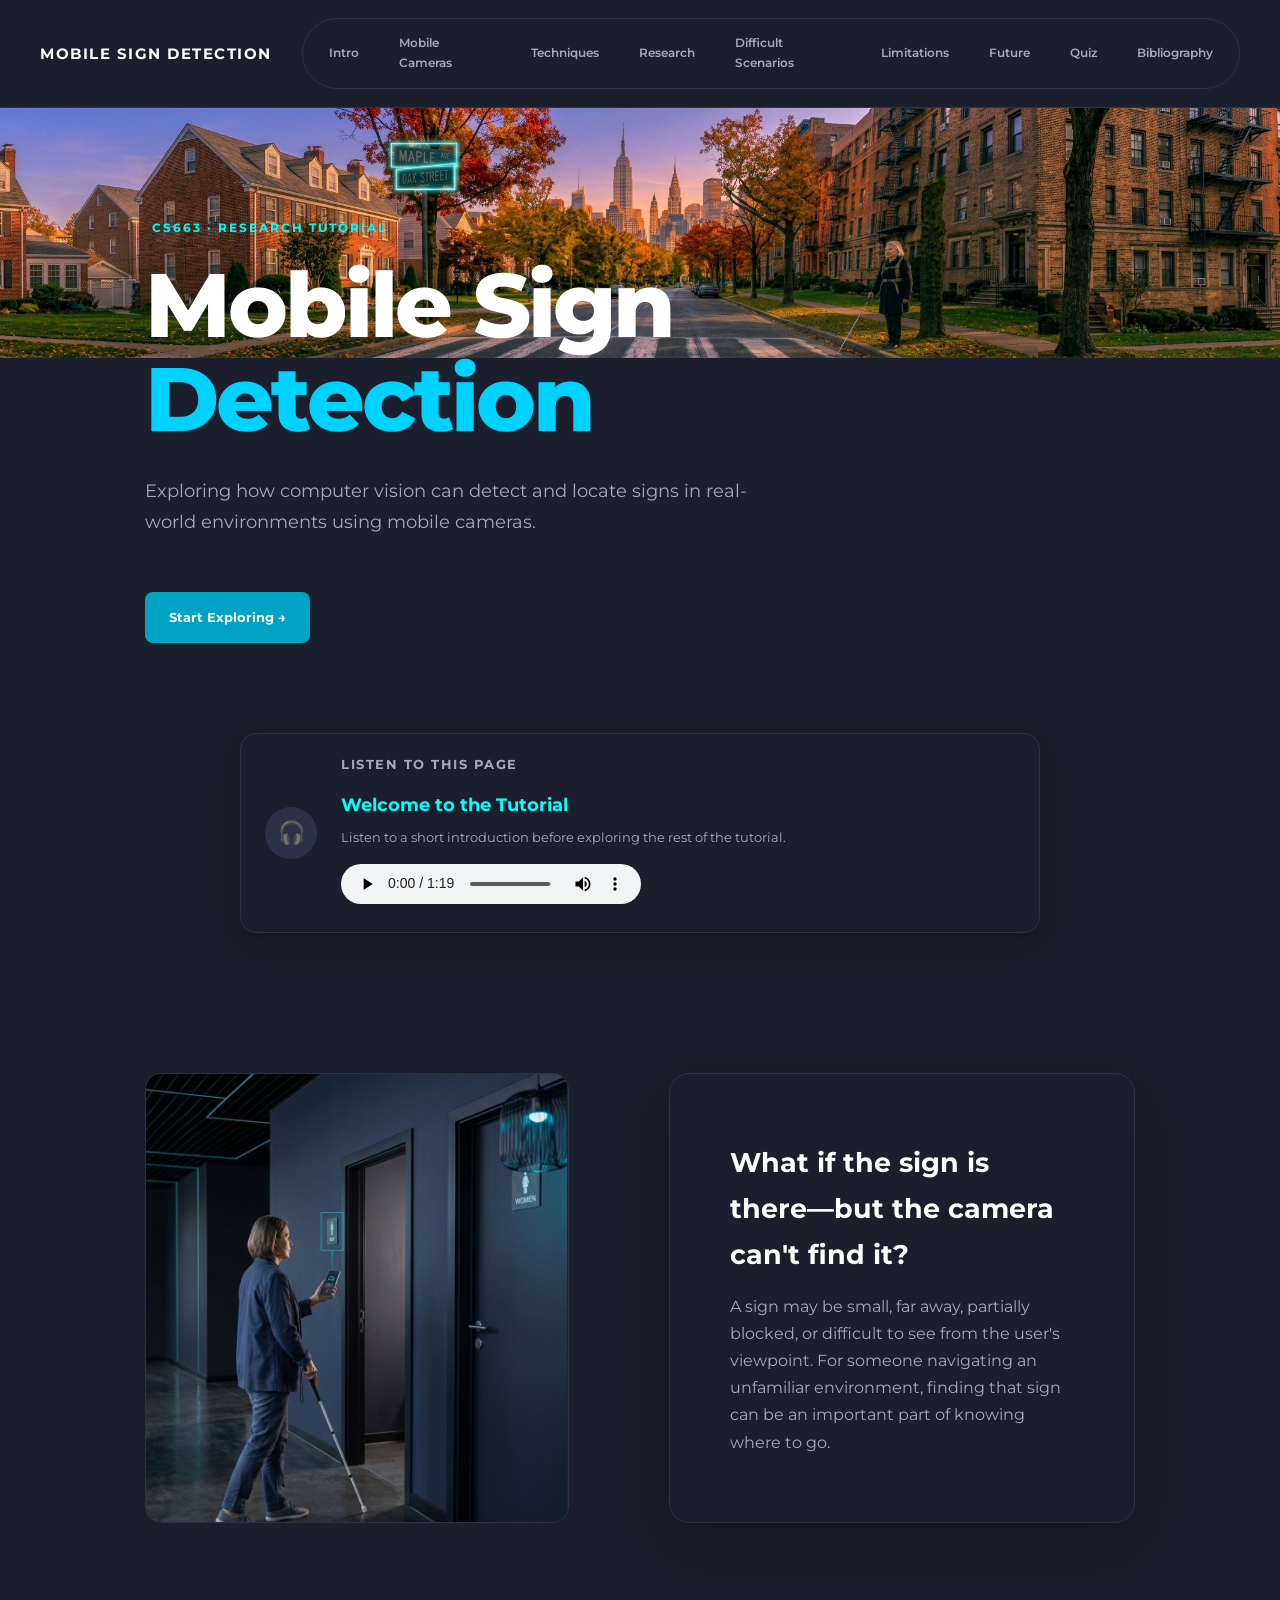
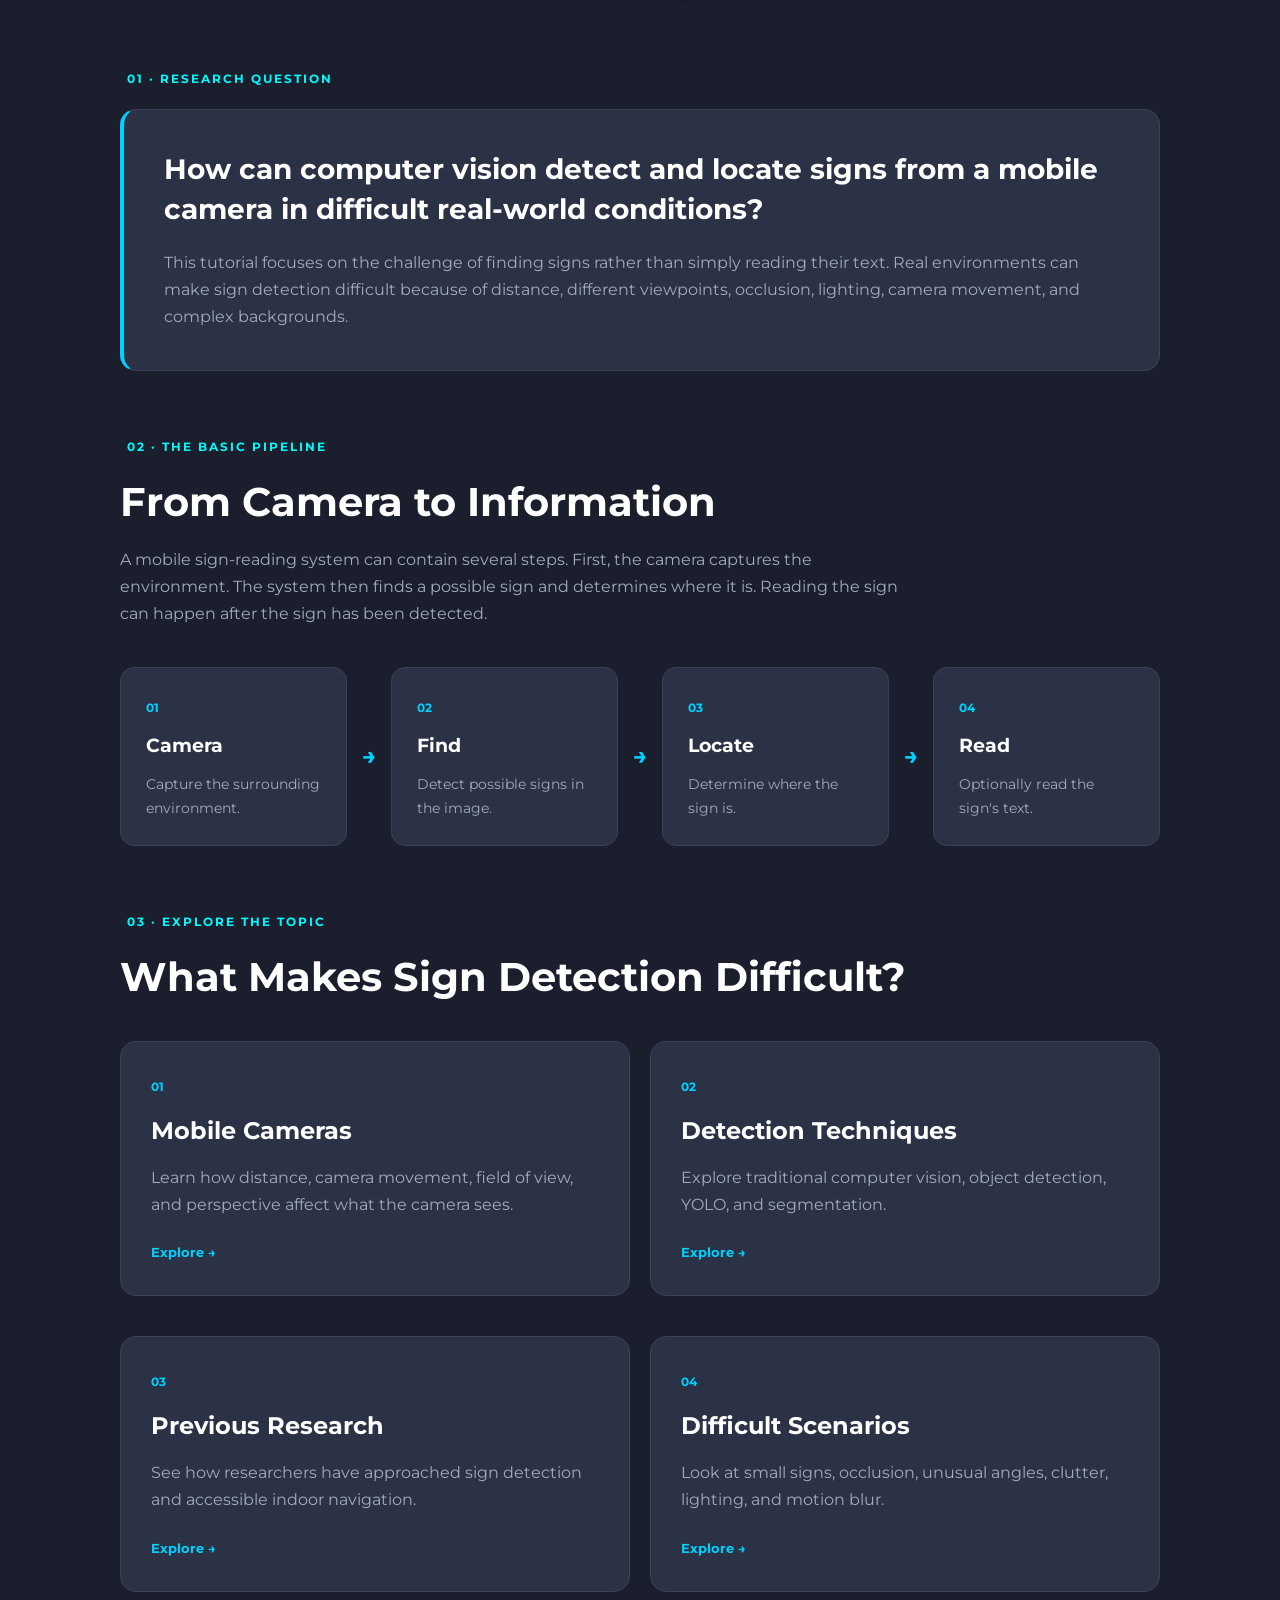
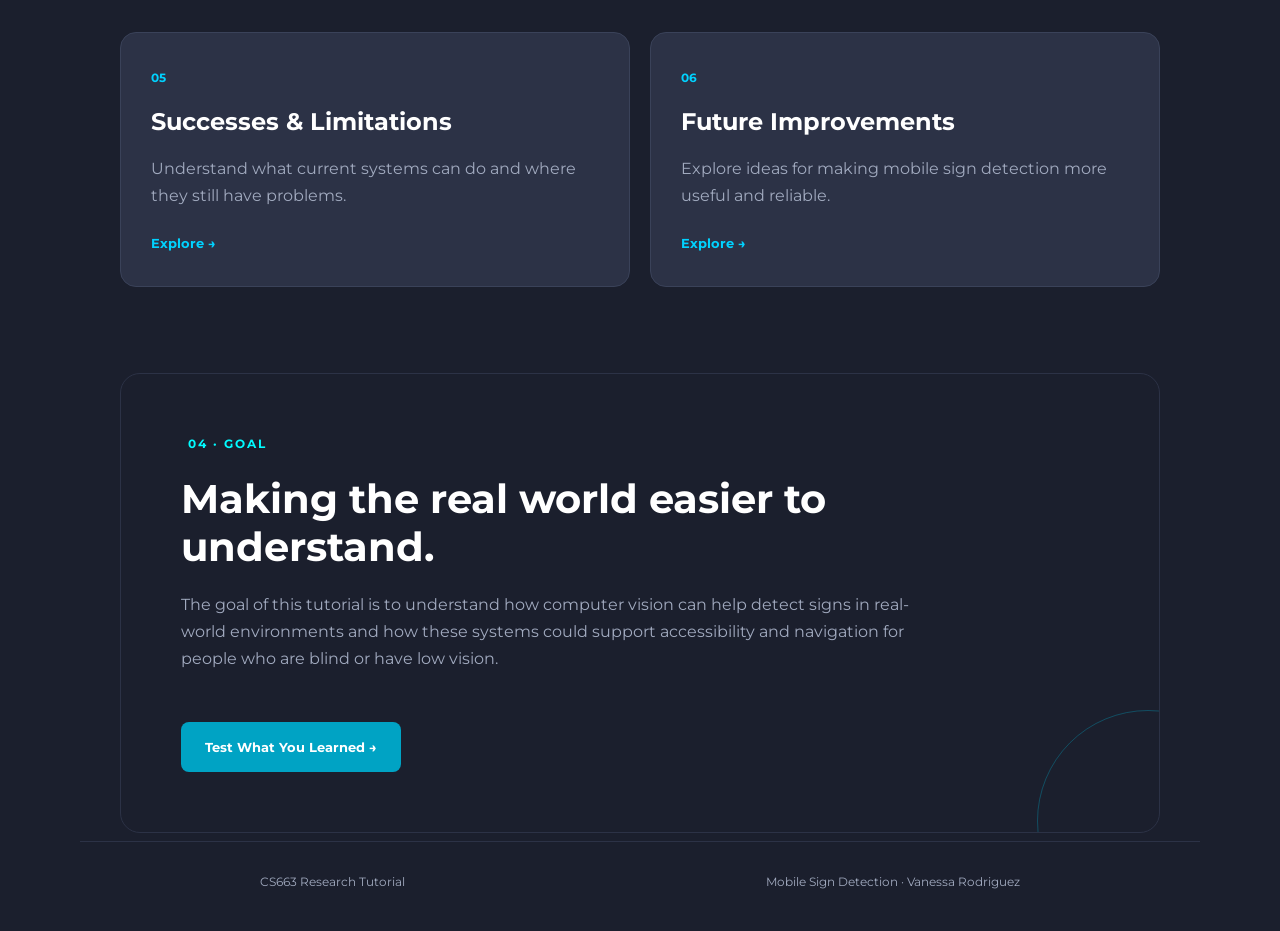
<file: index.html>
<!DOCTYPE html>
<html lang="en">

<head>
    <meta charset="UTF-8">
    <meta name="viewport" content="width=device-width, initial-scale=1.0">

    <title>Mobile Sign Detection</title>

    <link rel="stylesheet" href="css/style.css">

    <!-- Montserrat Font -->
    <link rel="preconnect" href="https://fonts.googleapis.com">
    <link rel="preconnect" href="https://fonts.gstatic.com" crossorigin>
    <link href="https://fonts.googleapis.com/css2?family=Montserrat:wght@400;500;600;700;800&display=swap"
        rel="stylesheet">
</head>

<body>

    <!-- Navigation -->
    <nav class="navbar">

        <div class="nav-container">

            <a href="index.html" class="nav-title">
                MOBILE SIGN DETECTION
            </a>

            <!-- Hamburger Button -->
            <button class="menu-button" onclick="toggleMenu()" aria-label="Open navigation menu">
                <span></span>
                <span></span>
                <span></span>
            </button>

            <!-- Navigation Links -->
            <div class="nav-links" id="navLinks">

                <a href="introduction.html">Intro</a>
                <a href="mobile-cameras.html">Mobile Cameras</a>
                <a href="techniques.html">Techniques</a>
                <a href="research.html">Research</a>
                <a href="difficult-scenarios.html">Difficult Scenarios</a>
                <a href="limitations.html">Limitations</a>
                <a href="future.html">Future</a>
                <a href="interactive.html">Quiz</a>
                <a href="bibliography.html">Bibliography</a>

            </div>

        </div>

    </nav>

    <div class="hero-bar-image">

        <img src="images/street.jpeg" alt="Blind woman crossing street">

    </div>


    <!-- Hero Section -->
    <header class="hero">

        <div class="hero-content">

            <p class="hero-label">
                CS663 · RESEARCH TUTORIAL
            </p>

            <h1>
                Mobile Sign<br>
                <span>Detection</span>
            </h1>

            <p class="hero-description">
                Exploring how computer vision can detect and locate
                signs in real-world environments using mobile cameras.
            </p>

            <a href="introduction.html" class="button">
                Start Exploring →
            </a>

        </div>

        <!-- Page Audio -->
        <div class="hero-audio">

            <div class="audio-icon">
                🎧
            </div>

            <div class="audio-content">

                <p class="audio-label">
                    LISTEN TO THIS PAGE
                </p>

                <h3>
                    Welcome to the Tutorial
                </h3>

                <p>
                    Listen to a short introduction before exploring
                    the rest of the tutorial.
                </p>

                <audio controls>
                    <source src="audio/home.mp3" type="audio/mpeg">
                    Your browser does not support the audio element.
                </audio>

            </div>

        </div>

        </div>


        <div class="hero-side">

            <div class="hero-image">

                <img src="images/blind woman.png" alt="Blind woman using a white cane near restroom signs">

            </div>

            <div class="hero-card">


                <h3>
                    What if the sign is there—but the camera can't find it?
                </h3>

                <p>
                    A sign may be small, far away, partially blocked,
                    or difficult to see from the user's viewpoint.
                    For someone navigating an unfamiliar environment,
                    finding that sign can be an important part of
                    knowing where to go.
                </p>

            </div>

        </div>

    </header>

    </header>


    <!-- Research Question -->
    <section class="content-section">

        <!-- Research Question -->
        <section class="content-section">

            <div class="section-label">
                01 · RESEARCH QUESTION
            </div>

            <div class="question-card">

                <h2>
                    How can computer vision detect and locate signs from a
                    mobile camera in difficult real-world conditions?
                </h2>

                <p>
                    This tutorial focuses on the challenge of finding signs
                    rather than simply reading their text. Real environments
                    can make sign detection difficult because of distance,
                    different viewpoints, occlusion, lighting, camera
                    movement, and complex backgrounds.
                </p>

            </div>

        </section>


        <!-- Detection Pipeline -->
        <section class="content-section">

            <div class="section-label">
                02 · THE BASIC PIPELINE
            </div>

            <h2 class="section-title">
                From Camera to Information
            </h2>

            <p class="section-intro">
                A mobile sign-reading system can contain several steps.
                First, the camera captures the environment. The system
                then finds a possible sign and determines where it is.
                Reading the sign can happen after the sign has been
                detected.
            </p>


            <div class="pipeline">

                <div class="pipeline-step">

                    <span class="pipeline-number">01</span>

                    <h3>Camera</h3>

                    <p>
                        Capture the surrounding environment.
                    </p>

                </div>


                <div class="pipeline-arrow">
                    →
                </div>


                <div class="pipeline-step">

                    <span class="pipeline-number">02</span>

                    <h3>Find</h3>

                    <p>
                        Detect possible signs in the image.
                    </p>

                </div>


                <div class="pipeline-arrow">
                    →
                </div>


                <div class="pipeline-step">

                    <span class="pipeline-number">03</span>

                    <h3>Locate</h3>

                    <p>
                        Determine where the sign is.
                    </p>

                </div>


                <div class="pipeline-arrow">
                    →
                </div>


                <div class="pipeline-step">

                    <span class="pipeline-number">04</span>

                    <h3>Read</h3>

                    <p>
                        Optionally read the sign's text.
                    </p>

                </div>

            </div>

        </section>


        <!-- Main Topics -->
        <section class="content-section">

            <div class="section-label">
                03 · EXPLORE THE TOPIC
            </div>

            <h2 class="section-title">
                What Makes Sign Detection Difficult?
            </h2>

            <div class="topic-grid">

                <a href="mobile-cameras.html" class="topic-card">

                    <span class="card-number">01</span>

                    <h3>
                        Mobile Cameras
                    </h3>

                    <p>
                        Learn how distance, camera movement, field of view,
                        and perspective affect what the camera sees.
                    </p>

                    <span class="card-link">
                        Explore →
                    </span>

                </a>


                <a href="techniques.html" class="topic-card">

                    <span class="card-number">02</span>

                    <h3>
                        Detection Techniques
                    </h3>

                    <p>
                        Explore traditional computer vision, object
                        detection, YOLO, and segmentation.
                    </p>

                    <span class="card-link">
                        Explore →
                    </span>

                </a>


                <a href="research.html" class="topic-card">

                    <span class="card-number">03</span>

                    <h3>
                        Previous Research
                    </h3>

                    <p>
                        See how researchers have approached sign detection
                        and accessible indoor navigation.
                    </p>

                    <span class="card-link">
                        Explore →
                    </span>

                </a>


                <a href="difficult-scenarios.html" class="topic-card">

                    <span class="card-number">04</span>

                    <h3>
                        Difficult Scenarios
                    </h3>

                    <p>
                        Look at small signs, occlusion, unusual angles,
                        clutter, lighting, and motion blur.
                    </p>

                    <span class="card-link">
                        Explore →
                    </span>

                </a>


                <a href="limitations.html" class="topic-card">

                    <span class="card-number">05</span>

                    <h3>
                        Successes & Limitations
                    </h3>

                    <p>
                        Understand what current systems can do and where
                        they still have problems.
                    </p>

                    <span class="card-link">
                        Explore →
                    </span>

                </a>


                <a href="future.html" class="topic-card">

                    <span class="card-number">06</span>

                    <h3>
                        Future Improvements
                    </h3>

                    <p>
                        Explore ideas for making mobile sign detection more
                        useful and reliable.
                    </p>

                    <span class="card-link">
                        Explore →
                    </span>

                </a>

            </div>

        </section>


        <!-- Goal -->
        <section class="content-section">

            <div class="goal-card">

                <div class="goal-content">

                    <div class="section-label">
                        04 · GOAL
                    </div>

                    <h2>
                        Making the real world easier to understand.
                    </h2>

                    <p>
                        The goal of this tutorial is to understand how
                        computer vision can help detect signs in real-world
                        environments and how these systems could support
                        accessibility and navigation for people who are
                        blind or have low vision.
                    </p>

                    <a href="interactive.html" class="button">
                        Test What You Learned →
                    </a>

                </div>

            </div>

        </section>


        <!-- Footer -->
        <footer>

            <p>
                CS663 Research Tutorial
            </p>

            <p>
                Mobile Sign Detection · Vanessa Rodriguez
            </p>

        </footer>


        <!-- Mobile Navigation -->
        <script>

            function toggleMenu() {

                const navLinks = document.getElementById("navLinks");

                navLinks.classList.toggle("show");

            }

        </script>


</body>

</html>
</file>
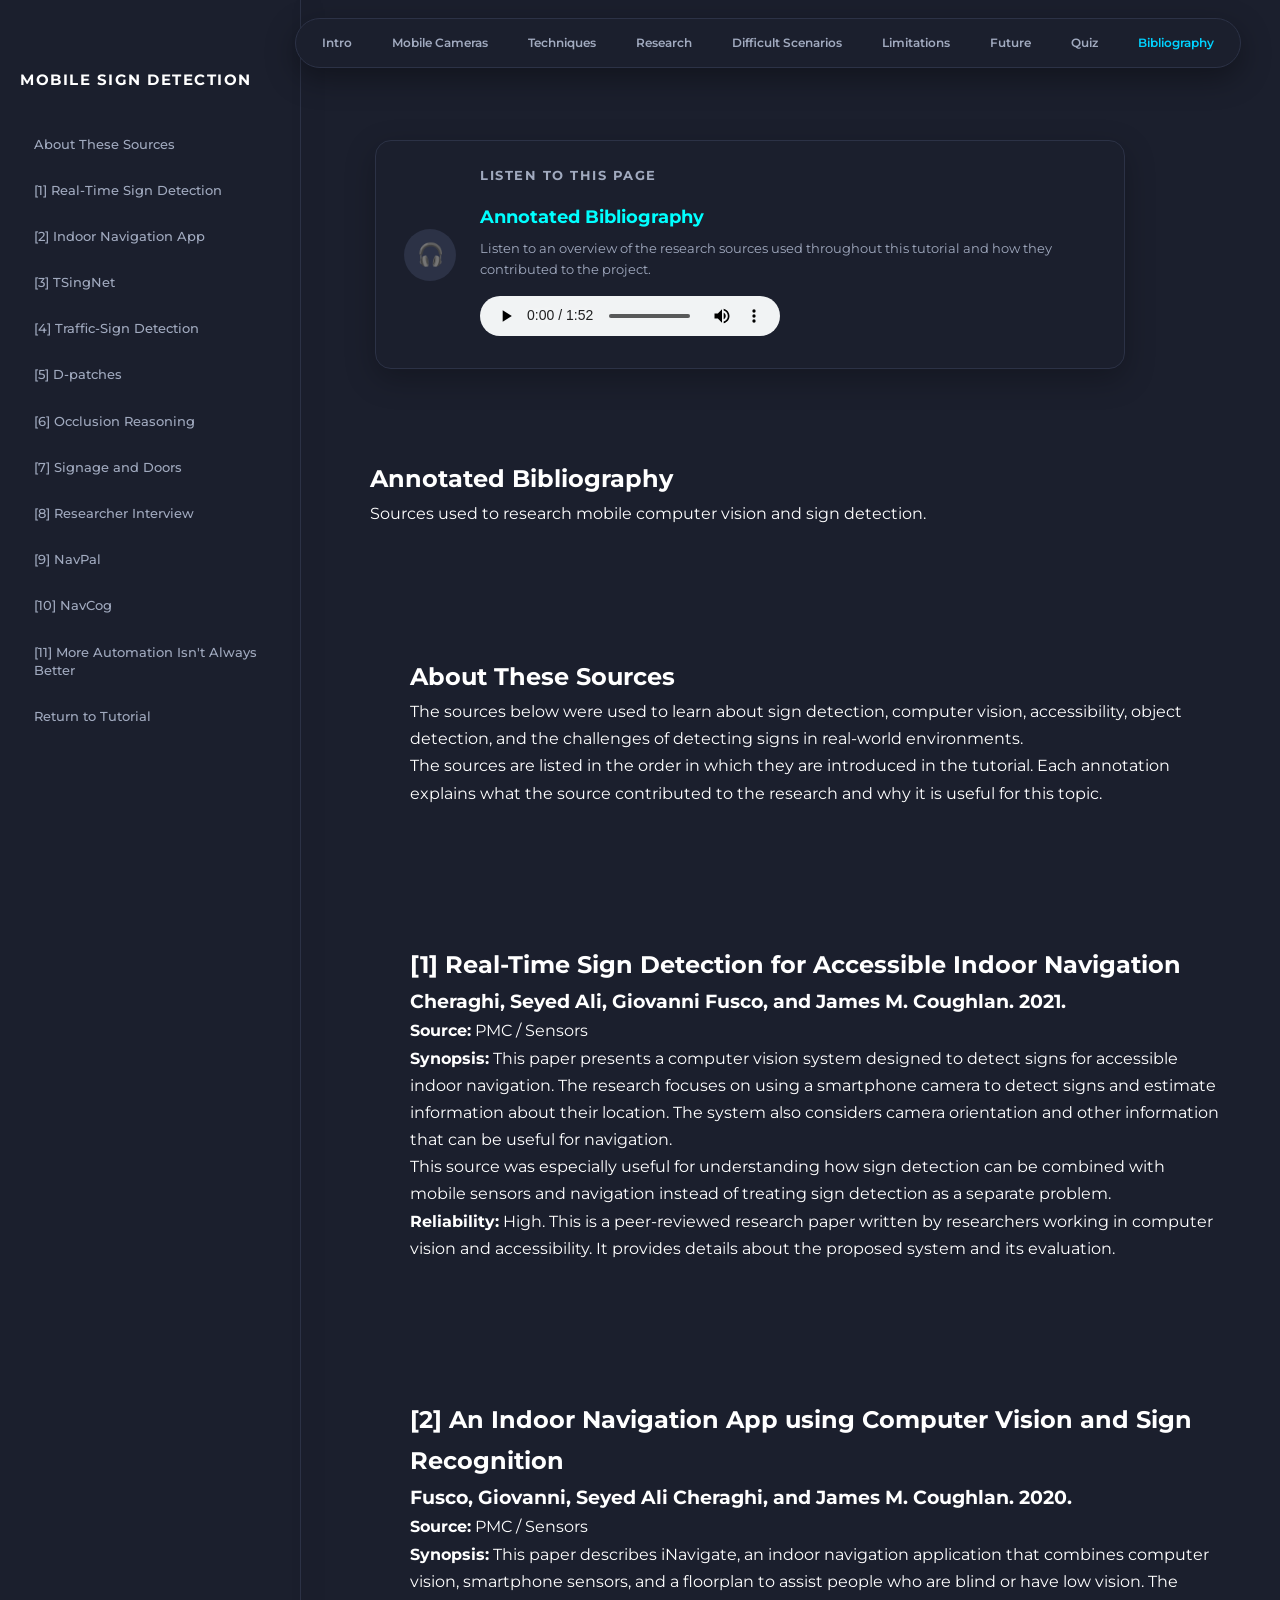
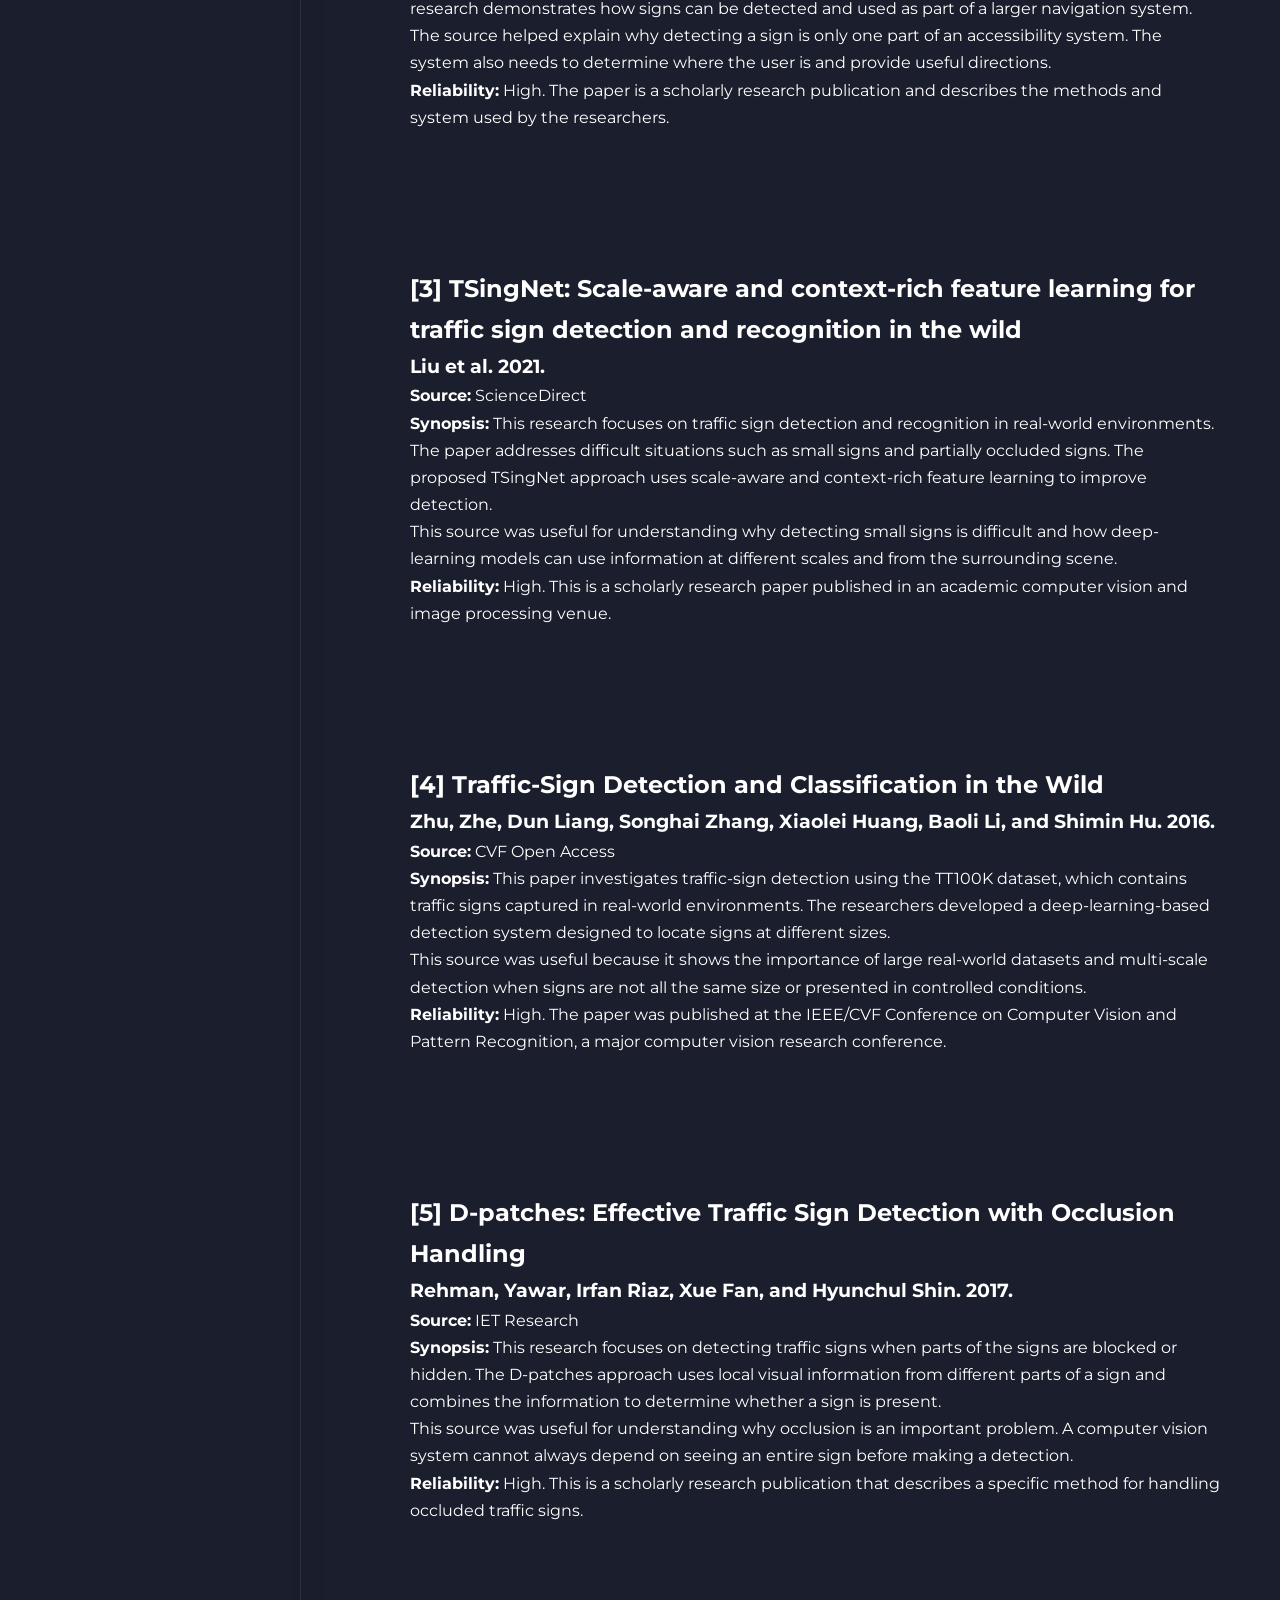
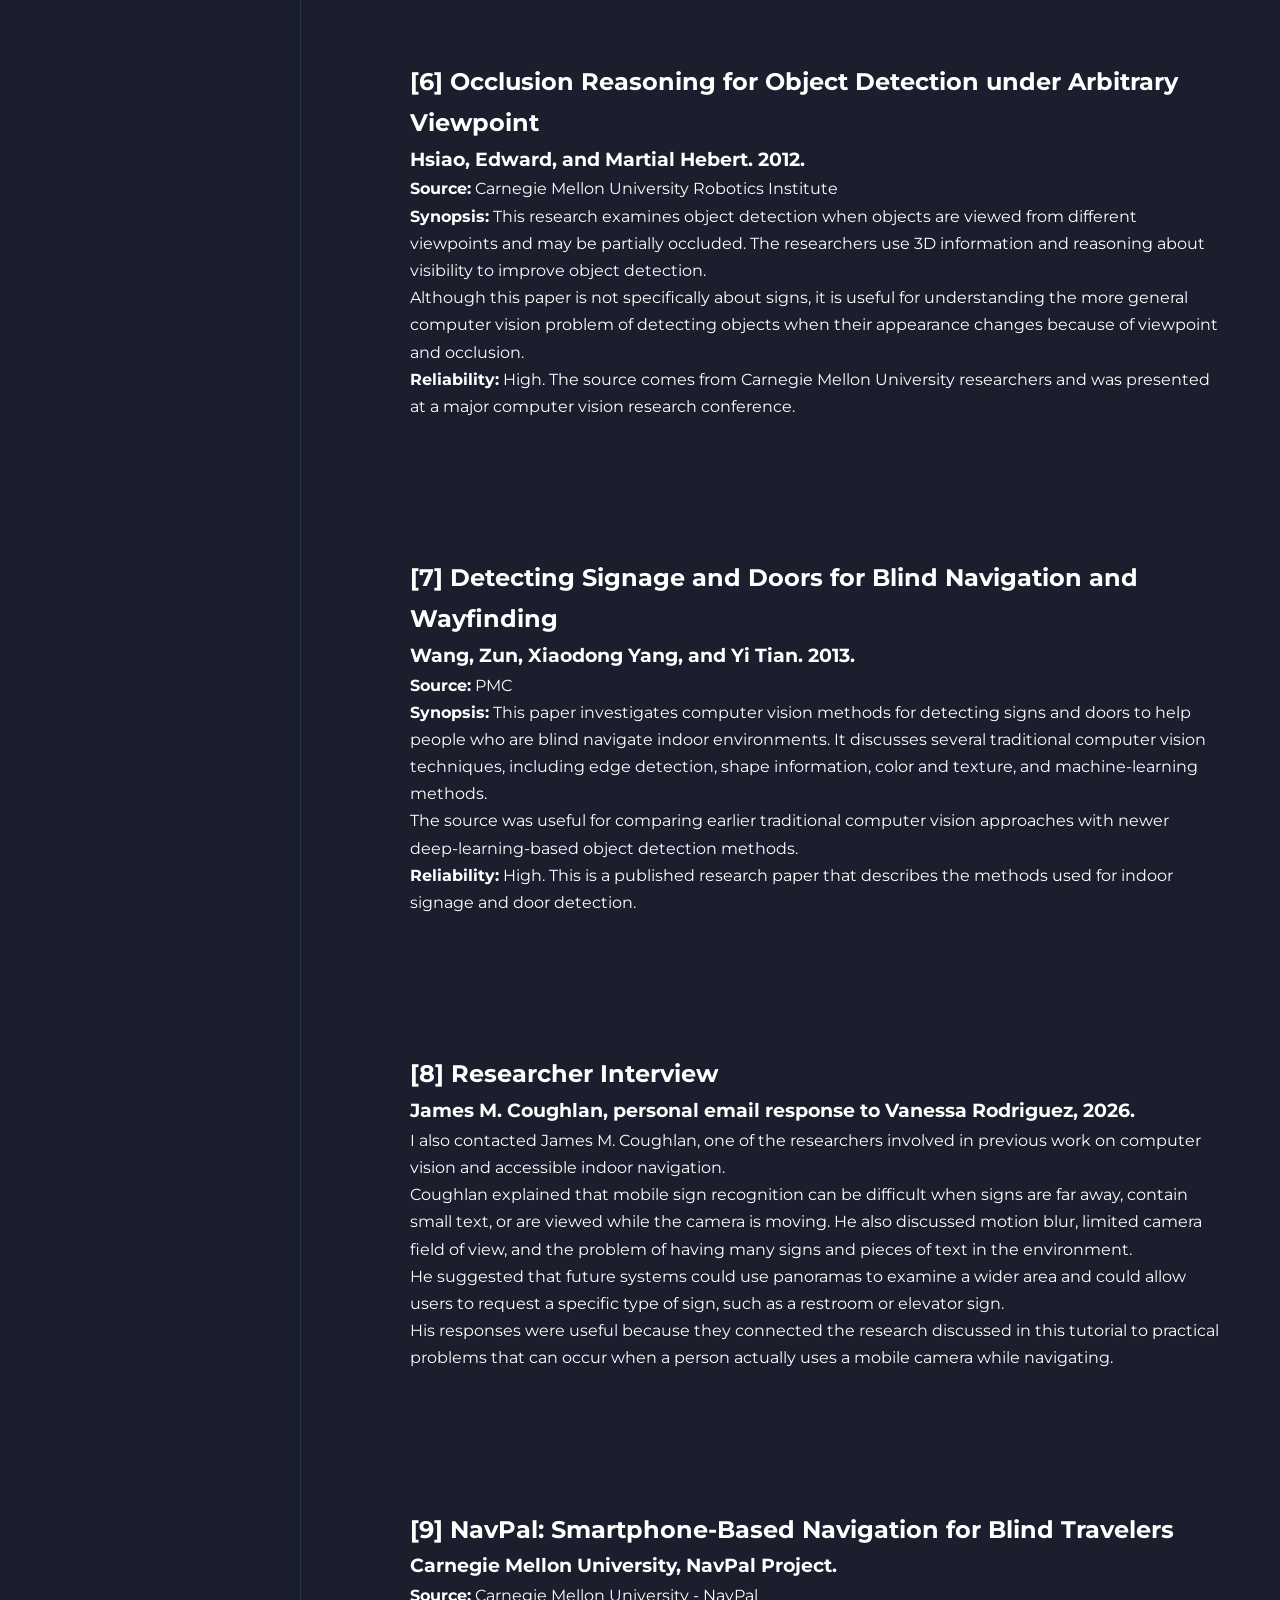
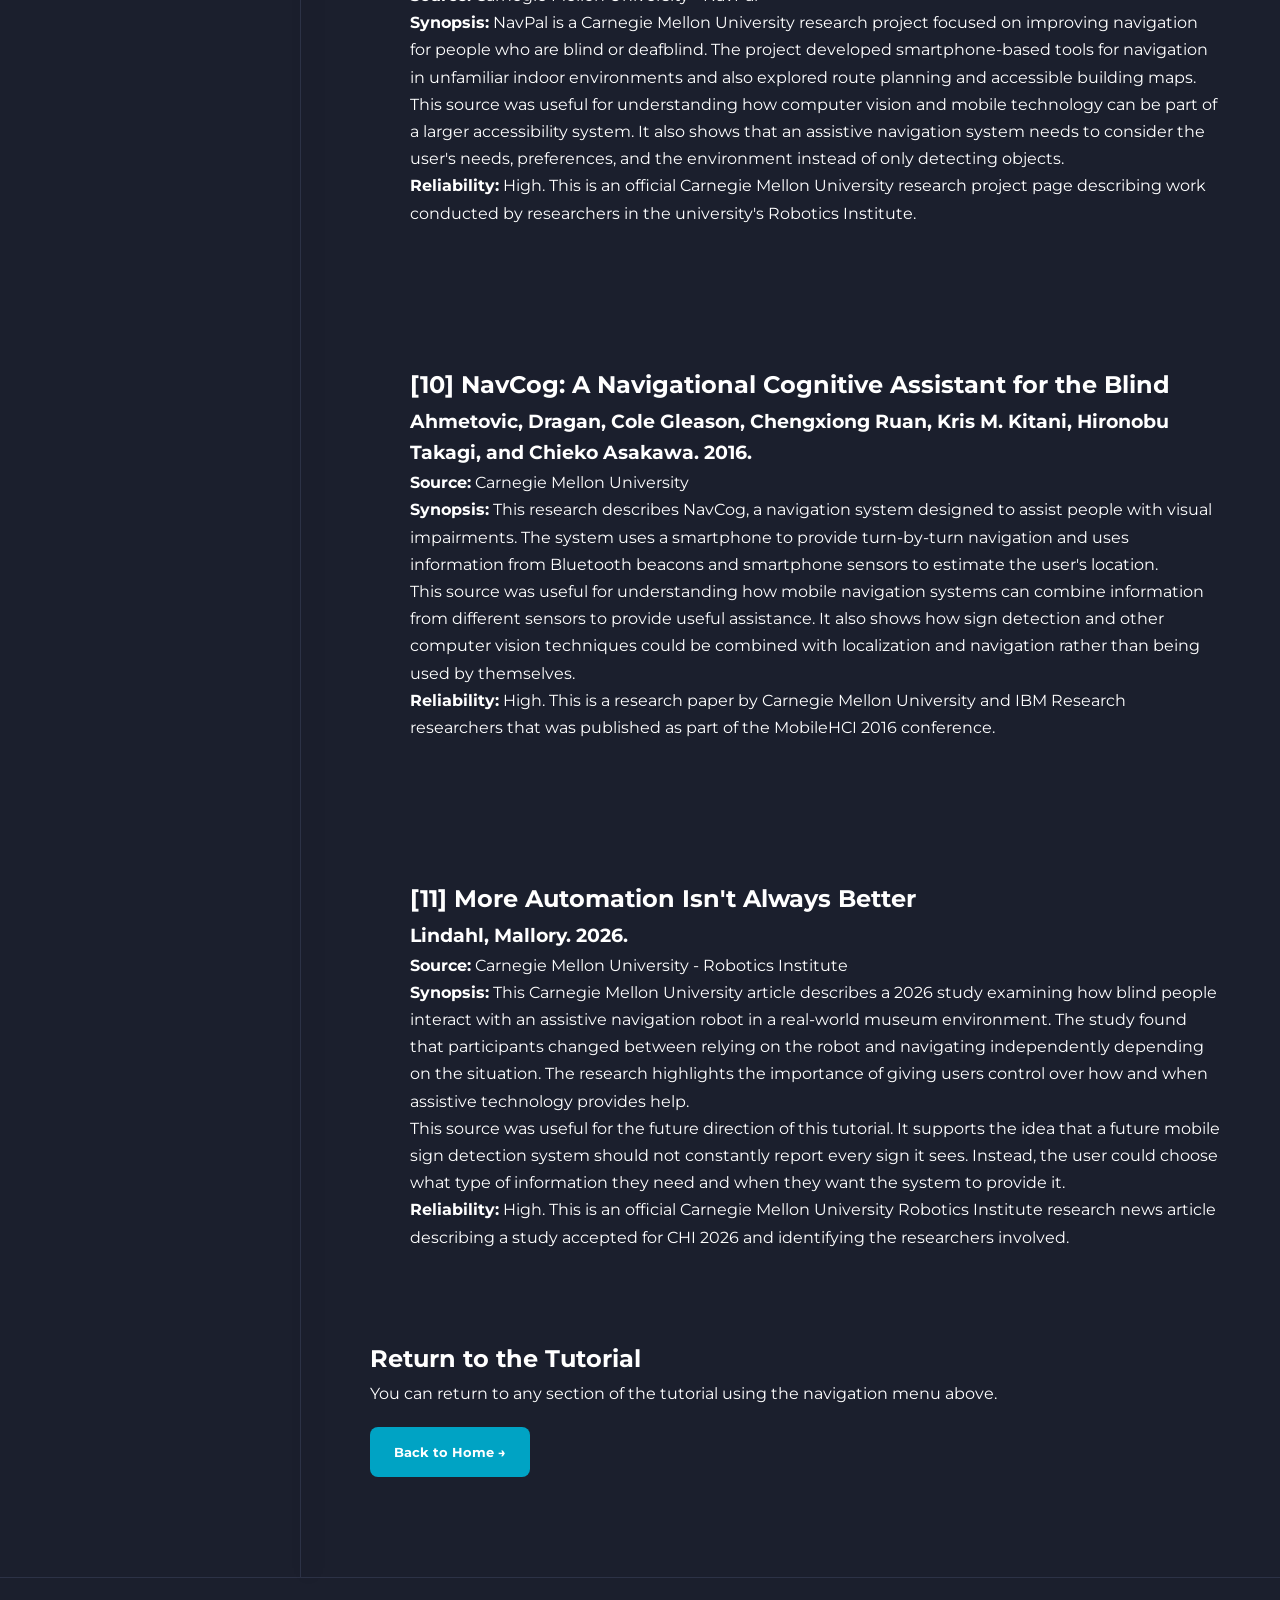
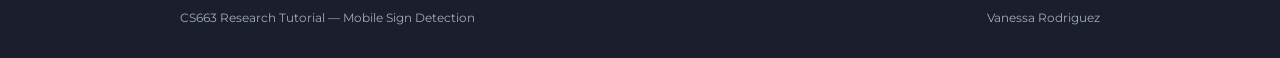
<file: bibliography.html>
<!DOCTYPE html>
<html lang="en">

<head>
    <meta charset="UTF-8">
    <meta name="viewport" content="width=device-width, initial-scale=1.0">

    <title>Annotated Bibliography - Mobile Sign Detection</title>

    <link rel="stylesheet" href="css/style.css">

    <!-- Montserrat Font -->
    <link rel="preconnect" href="https://fonts.googleapis.com">
    <link rel="preconnect" href="https://fonts.gstatic.com" crossorigin>
    <link href="https://fonts.googleapis.com/css2?family=Montserrat:wght@400;500;600;700;800&display=swap"
        rel="stylesheet">
</head>

<body>

    <!-- Floating Navigation -->
    <nav class="navbar subpage-navbar">

        <div class="nav-container">

            <div class="nav-links" id="navLinks">

                <a href="introduction.html">Intro</a>
                <a href="mobile-cameras.html">Mobile Cameras</a>
                <a href="techniques.html">Techniques</a>
                <a href="research.html">Research</a>
                <a href="difficult-scenarios.html">Difficult Scenarios</a>
                <a href="limitations.html">Limitations</a>
                <a href="future.html">Future</a>
                <a href="interactive.html">Quiz</a>
                <a href="bibliography.html" class="active">Bibliography</a>

            </div>

            <button class="menu-button" onclick="toggleMenu()">
                <span></span>
                <span></span>
                <span></span>
            </button>

        </div>

    </nav>


    <!-- Page Layout -->
    <main class="page-layout">

        <!-- Sticky Sidebar -->
        <aside class="side-menu">

            <a href="index.html" class="side-title">
                MOBILE SIGN DETECTION
            </a>

            <div class="side-links">

                <a href="#about">
                    About These Sources
                </a>

                <a href="#source1">
                    [1] Real-Time Sign Detection
                </a>

                <a href="#source2">
                    [2] Indoor Navigation App
                </a>

                <a href="#source3">
                    [3] TSingNet
                </a>

                <a href="#source4">
                    [4] Traffic-Sign Detection
                </a>

                <a href="#source5">
                    [5] D-patches
                </a>

                <a href="#source6">
                    [6] Occlusion Reasoning
                </a>

                <a href="#source7">
                    [7] Signage and Doors
                </a>

                <a href="#researcher">
                    [8] Researcher Interview
                </a>

                <a href="#source9">
                    [9] NavPal
                </a>

                <a href="#source10">
                    [10] NavCog
                </a>

                <a href="#source11">
                    [11] More Automation Isn't Always Better
                </a>

                <a href="#return">
                    Return to Tutorial
                </a>

            </div>

        </aside>


        <!-- Main Content -->
        <div class="page-content">

            <!-- Page Audio -->
            <section class="audio-section">

                <div class="audio-card">

                    <div class="audio-icon">
                        🎧
                    </div>

                    <div class="audio-content">

                        <p class="audio-label">
                            LISTEN TO THIS PAGE
                        </p>

                        <h3>
                            Annotated Bibliography
                        </h3>

                        <p>
                            Listen to an overview of the research sources used throughout
                            this tutorial and how they contributed to the project.
                        </p>

                        <audio controls>
                            <source src="audio/bibliography.mp3" type="audio/mpeg">
                            Your browser does not support the audio element.
                        </audio>

                    </div>

                </div>

            </section>


            <!-- Page Header -->


            <section class="page-header">

                <h1>Annotated Bibliography</h1>

                <p>
                    Sources used to research mobile computer vision and sign detection.
                </p>

            </section>


            <!-- Introduction -->
            <section class="content-section" id="about">

                <h2>About These Sources</h2>

                <p>
                    The sources below were used to learn about sign detection,
                    computer vision, accessibility, object detection, and the
                    challenges of detecting signs in real-world environments.
                </p>

                <p>
                    The sources are listed in the order in which they are
                    introduced in the tutorial. Each annotation explains what
                    the source contributed to the research and why it is useful
                    for this topic.
                </p>

            </section>


            <!-- Source 1 -->
            <section class="content-section" id="source1">

                <h2>
                    [1] Real-Time Sign Detection for Accessible Indoor Navigation
                </h2>

                <h3>
                    Cheraghi, Seyed Ali, Giovanni Fusco, and James M. Coughlan. 2021.
                </h3>

                <p>
                    <strong>Source:</strong>
                    <a href="https://pmc.ncbi.nlm.nih.gov/articles/PMC8331194/" target="_blank">
                        PMC / Sensors
                    </a>
                </p>

                <p>
                    <strong>Synopsis:</strong>
                    This paper presents a computer vision system designed to
                    detect signs for accessible indoor navigation. The research
                    focuses on using a smartphone camera to detect signs and
                    estimate information about their location. The system also
                    considers camera orientation and other information that can
                    be useful for navigation.
                </p>

                <p>
                    This source was especially useful for understanding how sign
                    detection can be combined with mobile sensors and navigation
                    instead of treating sign detection as a separate problem.
                </p>

                <p>
                    <strong>Reliability:</strong> High. This is a peer-reviewed
                    research paper written by researchers working in computer
                    vision and accessibility. It provides details about the
                    proposed system and its evaluation.
                </p>

            </section>


            <!-- Source 2 -->
            <section class="content-section" id="source2">

                <h2>
                    [2] An Indoor Navigation App using Computer Vision and Sign Recognition
                </h2>

                <h3>
                    Fusco, Giovanni, Seyed Ali Cheraghi, and James M. Coughlan. 2020.
                </h3>

                <p>
                    <strong>Source:</strong>
                    <a href="https://pmc.ncbi.nlm.nih.gov/articles/PMC7703403/" target="_blank">
                        PMC / Sensors
                    </a>
                </p>

                <p>
                    <strong>Synopsis:</strong>
                    This paper describes iNavigate, an indoor navigation
                    application that combines computer vision, smartphone
                    sensors, and a floorplan to assist people who are blind or
                    have low vision. The research demonstrates how signs can be
                    detected and used as part of a larger navigation system.
                </p>

                <p>
                    The source helped explain why detecting a sign is only one
                    part of an accessibility system. The system also needs to
                    determine where the user is and provide useful directions.
                </p>

                <p>
                    <strong>Reliability:</strong> High. The paper is a scholarly
                    research publication and describes the methods and system
                    used by the researchers.
                </p>

            </section>


            <!-- Source 3 -->
            <section class="content-section" id="source3">

                <h2>
                    [3] TSingNet: Scale-aware and context-rich feature learning
                    for traffic sign detection and recognition in the wild
                </h2>

                <h3>
                    Liu et al. 2021.
                </h3>

                <p>
                    <strong>Source:</strong>
                    <a href="https://www.sciencedirect.com/science/article/pii/S0925231221004239" target="_blank">
                        ScienceDirect
                    </a>
                </p>

                <p>
                    <strong>Synopsis:</strong>
                    This research focuses on traffic sign detection and
                    recognition in real-world environments. The paper addresses
                    difficult situations such as small signs and partially
                    occluded signs. The proposed TSingNet approach uses
                    scale-aware and context-rich feature learning to improve
                    detection.
                </p>

                <p>
                    This source was useful for understanding why detecting small
                    signs is difficult and how deep-learning models can use
                    information at different scales and from the surrounding
                    scene.
                </p>

                <p>
                    <strong>Reliability:</strong> High. This is a scholarly
                    research paper published in an academic computer vision and
                    image processing venue.
                </p>

            </section>


            <!-- Source 4 -->
            <section class="content-section" id="source4">

                <h2>
                    [4] Traffic-Sign Detection and Classification in the Wild
                </h2>

                <h3>
                    Zhu, Zhe, Dun Liang, Songhai Zhang, Xiaolei Huang,
                    Baoli Li, and Shimin Hu. 2016.
                </h3>

                <p>
                    <strong>Source:</strong>
                    <a href="https://openaccess.thecvf.com/content_cvpr_2016/html/Zhu_Traffic-Sign_Detection_and_CVPR_2016_paper.html"
                        target="_blank">
                        CVF Open Access
                    </a>
                </p>

                <p>
                    <strong>Synopsis:</strong>
                    This paper investigates traffic-sign detection using the
                    TT100K dataset, which contains traffic signs captured in
                    real-world environments. The researchers developed a
                    deep-learning-based detection system designed to locate
                    signs at different sizes.
                </p>

                <p>
                    This source was useful because it shows the importance of
                    large real-world datasets and multi-scale detection when
                    signs are not all the same size or presented in controlled
                    conditions.
                </p>

                <p>
                    <strong>Reliability:</strong> High. The paper was published
                    at the IEEE/CVF Conference on Computer Vision and Pattern
                    Recognition, a major computer vision research conference.
                </p>

            </section>


            <!-- Source 5 -->
            <section class="content-section" id="source5">

                <h2>
                    [5] D-patches: Effective Traffic Sign Detection with Occlusion Handling
                </h2>

                <h3>
                    Rehman, Yawar, Irfan Riaz, Xue Fan, and Hyunchul Shin. 2017.
                </h3>

                <p>
                    <strong>Source:</strong>
                    <a href="https://ietresearch.onlinelibrary.wiley.com/doi/10.1049/iet-cvi.2016.0303" target="_blank">
                        IET Research
                    </a>
                </p>

                <p>
                    <strong>Synopsis:</strong>
                    This research focuses on detecting traffic signs when parts
                    of the signs are blocked or hidden. The D-patches approach
                    uses local visual information from different parts of a sign
                    and combines the information to determine whether a sign is
                    present.
                </p>

                <p>
                    This source was useful for understanding why occlusion is
                    an important problem. A computer vision system cannot always
                    depend on seeing an entire sign before making a detection.
                </p>

                <p>
                    <strong>Reliability:</strong> High. This is a scholarly
                    research publication that describes a specific method for
                    handling occluded traffic signs.
                </p>

            </section>


            <!-- Source 6 -->
            <section class="content-section" id="source6">

                <h2>
                    [6] Occlusion Reasoning for Object Detection under Arbitrary Viewpoint
                </h2>

                <h3>
                    Hsiao, Edward, and Martial Hebert. 2012.
                </h3>

                <p>
                    <strong>Source:</strong>
                    <a href="https://publications.ri.cmu.edu/occlusion-reasoning-for-object-detection-under-arbitrary-viewpoint"
                        target="_blank">
                        Carnegie Mellon University Robotics Institute
                    </a>
                </p>

                <p>
                    <strong>Synopsis:</strong>
                    This research examines object detection when objects are
                    viewed from different viewpoints and may be partially
                    occluded. The researchers use 3D information and reasoning
                    about visibility to improve object detection.
                </p>

                <p>
                    Although this paper is not specifically about signs, it is
                    useful for understanding the more general computer vision
                    problem of detecting objects when their appearance changes
                    because of viewpoint and occlusion.
                </p>

                <p>
                    <strong>Reliability:</strong> High. The source comes from
                    Carnegie Mellon University researchers and was presented at
                    a major computer vision research conference.
                </p>

            </section>


            <!-- Source 7 -->
            <section class="content-section" id="source7">

                <h2>
                    [7] Detecting Signage and Doors for Blind Navigation and Wayfinding
                </h2>

                <h3>
                    Wang, Zun, Xiaodong Yang, and Yi Tian. 2013.
                </h3>

                <p>
                    <strong>Source:</strong>
                    <a href="https://pmc.ncbi.nlm.nih.gov/articles/PMC3728285/" target="_blank">
                        PMC
                    </a>
                </p>

                <p>
                    <strong>Synopsis:</strong>
                    This paper investigates computer vision methods for
                    detecting signs and doors to help people who are blind
                    navigate indoor environments. It discusses several
                    traditional computer vision techniques, including edge
                    detection, shape information, color and texture, and
                    machine-learning methods.
                </p>

                <p>
                    The source was useful for comparing earlier traditional
                    computer vision approaches with newer deep-learning-based
                    object detection methods.
                </p>

                <p>
                    <strong>Reliability:</strong> High. This is a published
                    research paper that describes the methods used for indoor
                    signage and door detection.
                </p>

            </section>


            <!-- Researcher Interview -->
            <section class="content-section" id="researcher">

                <h2>[8] Researcher Interview</h2>

                <h3>James M. Coughlan, personal email response to Vanessa Rodriguez, 2026.</h3>

                <p>
                    I also contacted James M. Coughlan, one of the researchers
                    involved in previous work on computer vision and accessible
                    indoor navigation.
                </p>

                <p>
                    Coughlan explained that mobile sign recognition can be
                    difficult when signs are far away, contain small text, or
                    are viewed while the camera is moving. He also discussed
                    motion blur, limited camera field of view, and the problem
                    of having many signs and pieces of text in the environment.
                </p>

                <p>
                    He suggested that future systems could use panoramas to
                    examine a wider area and could allow users to request a
                    specific type of sign, such as a restroom or elevator sign.
                </p>

                <p>
                    His responses were useful because they connected the
                    research discussed in this tutorial to practical problems
                    that can occur when a person actually uses a mobile camera
                    while navigating.
                </p>

            </section>

            <!-- Source 9 -->
            <section class="content-section" id="source9">

                <h2>
                    [9] NavPal: Smartphone-Based Navigation for Blind Travelers
                </h2>

                <h3>
                    Carnegie Mellon University, NavPal Project.
                </h3>

                <p>
                    <strong>Source:</strong>
                    <a href="https://www.cs.cmu.edu/~navpal/" target="_blank">
                        Carnegie Mellon University - NavPal
                    </a>
                </p>

                <p>
                    <strong>Synopsis:</strong>
                    NavPal is a Carnegie Mellon University research project focused on
                    improving navigation for people who are blind or deafblind. The
                    project developed smartphone-based tools for navigation in unfamiliar
                    indoor environments and also explored route planning and accessible
                    building maps.
                </p>

                <p>
                    This source was useful for understanding how computer vision and
                    mobile technology can be part of a larger accessibility system.
                    It also shows that an assistive navigation system needs to consider
                    the user's needs, preferences, and the environment instead of only
                    detecting objects.
                </p>

                <p>
                    <strong>Reliability:</strong> High. This is an official Carnegie
                    Mellon University research project page describing work conducted
                    by researchers in the university's Robotics Institute.
                </p>

            </section>


            <!-- Source 10 -->
            <section class="content-section" id="source10">

                <h2>
                    [10] NavCog: A Navigational Cognitive Assistant for the Blind
                </h2>

                <h3>
                    Ahmetovic, Dragan, Cole Gleason, Chengxiong Ruan, Kris M. Kitani,
                    Hironobu Takagi, and Chieko Asakawa. 2016.
                </h3>

                <p>
                    <strong>Source:</strong>
                    <a href="https://www.cs.cmu.edu/~kkitani/pdf/AGKITA-MHCI16.pdf" target="_blank">
                        Carnegie Mellon University
                    </a>
                </p>

                <p>
                    <strong>Synopsis:</strong>
                    This research describes NavCog, a navigation system designed to
                    assist people with visual impairments. The system uses a smartphone
                    to provide turn-by-turn navigation and uses information from
                    Bluetooth beacons and smartphone sensors to estimate the user's
                    location.
                </p>

                <p>
                    This source was useful for understanding how mobile navigation
                    systems can combine information from different sensors to provide
                    useful assistance. It also shows how sign detection and other
                    computer vision techniques could be combined with localization and
                    navigation rather than being used by themselves.
                </p>

                <p>
                    <strong>Reliability:</strong> High. This is a research paper by
                    Carnegie Mellon University and IBM Research researchers that was
                    published as part of the MobileHCI 2016 conference.
                </p>

            </section>


            <!-- Source 11 -->
            <section class="content-section" id="source11">

                <h2>
                    [11] More Automation Isn't Always Better
                </h2>

                <h3>
                    Lindahl, Mallory. 2026.
                </h3>

                <p>
                    <strong>Source:</strong>
                    <a href="https://www.cs.cmu.edu/news/2026/more-automation-isnt-always-better" target="_blank">
                        Carnegie Mellon University - Robotics Institute
                    </a>
                </p>

                <p>
                    <strong>Synopsis:</strong>
                    This Carnegie Mellon University article describes a 2026 study
                    examining how blind people interact with an assistive navigation
                    robot in a real-world museum environment. The study found that
                    participants changed between relying on the robot and navigating
                    independently depending on the situation. The research highlights
                    the importance of giving users control over how and when assistive
                    technology provides help.
                </p>

                <p>
                    This source was useful for the future direction of this tutorial.
                    It supports the idea that a future mobile sign detection system
                    should not constantly report every sign it sees. Instead, the user
                    could choose what type of information they need and when they want
                    the system to provide it.
                </p>

                <p>
                    <strong>Reliability:</strong> High. This is an official Carnegie
                    Mellon University Robotics Institute research news article
                    describing a study accepted for CHI 2026 and identifying the
                    researchers involved.
                </p>

            </section>



            <!-- Navigation -->
            <section class="goal-section" id="return">

                <h2>Return to the Tutorial</h2>

                <p>
                    You can return to any section of the tutorial using the
                    navigation menu above.
                </p>

                <a class="button" href="index.html">
                    Back to Home →
                </a>

            </section>


        </div>

    </main>

    <!-- Footer -->
    <footer>

        <p>
            CS663 Research Tutorial — Mobile Sign Detection
        </p>

        <p>
            Vanessa Rodriguez
        </p>

    </footer>

    <script>
        function toggleMenu() {
            const navLinks = document.getElementById("navLinks");
            navLinks.classList.toggle("show");
        }
    </script>

</body>

</html>
</file>
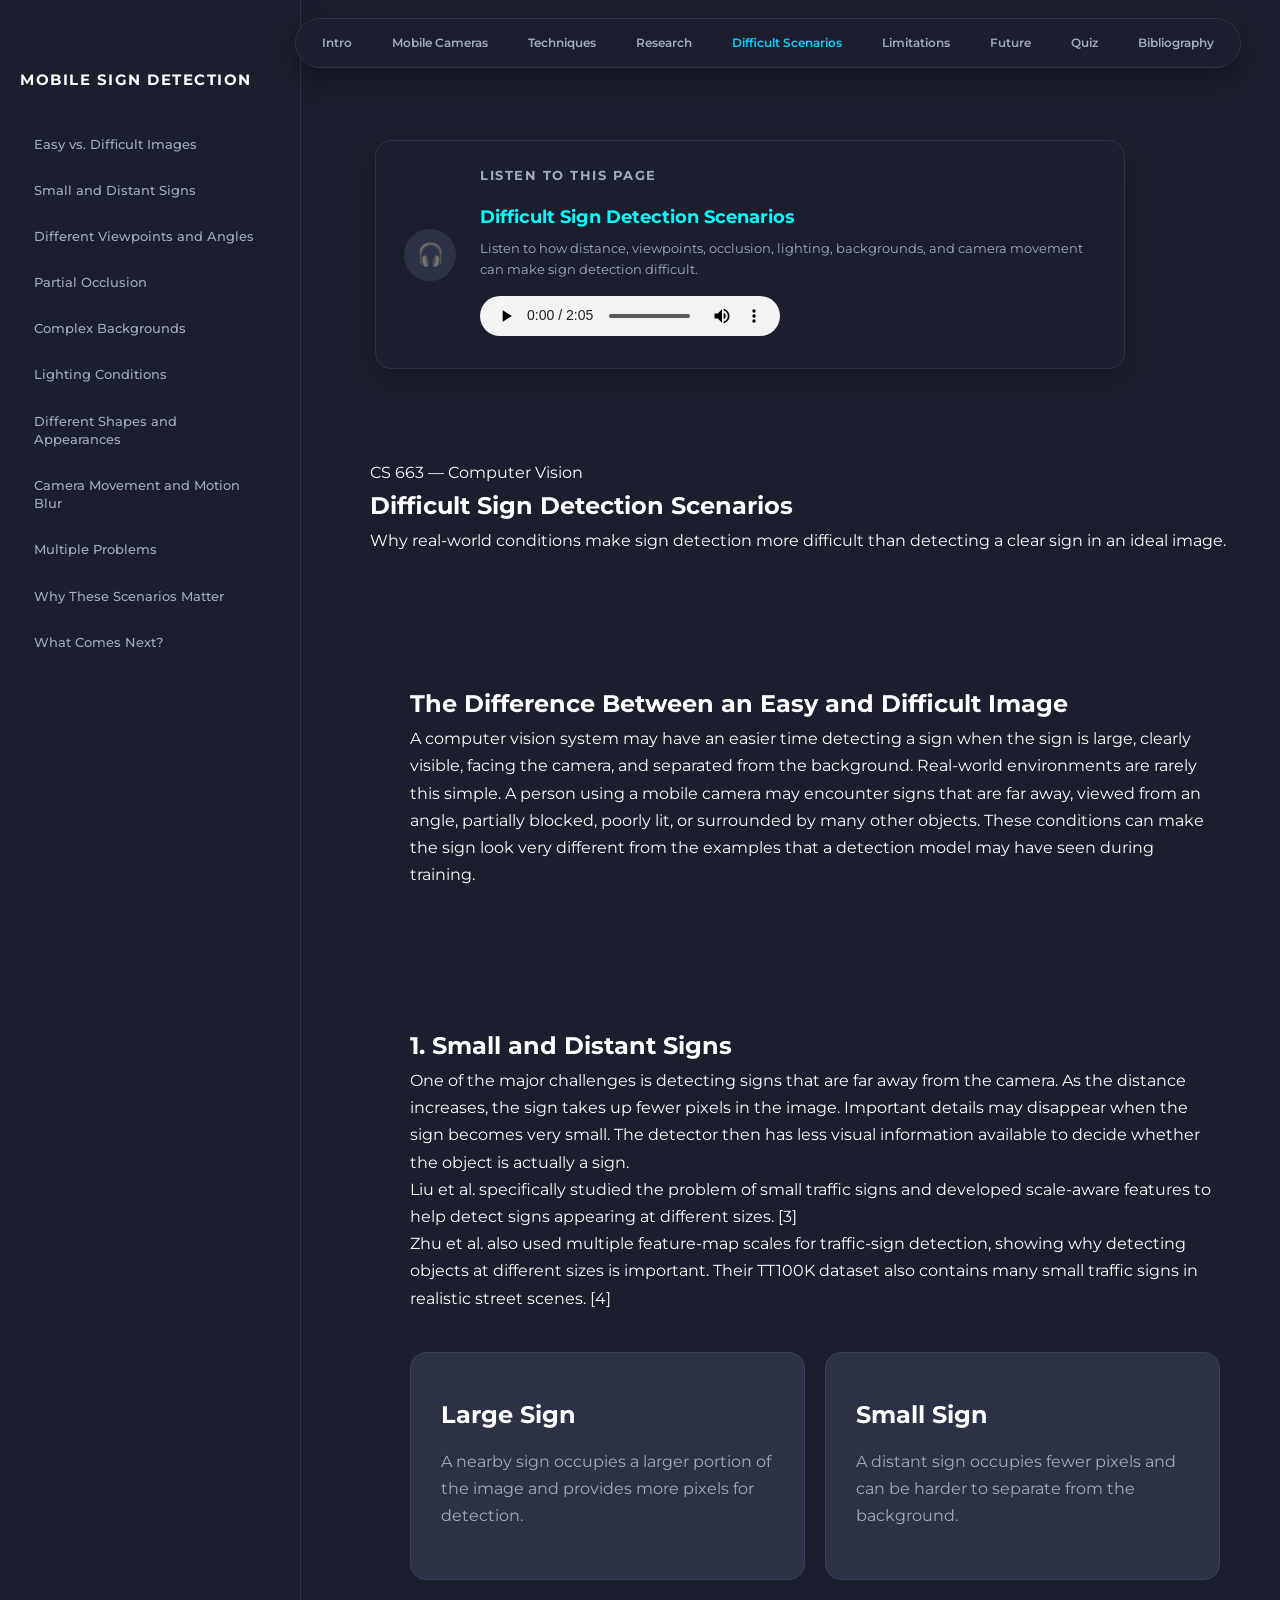
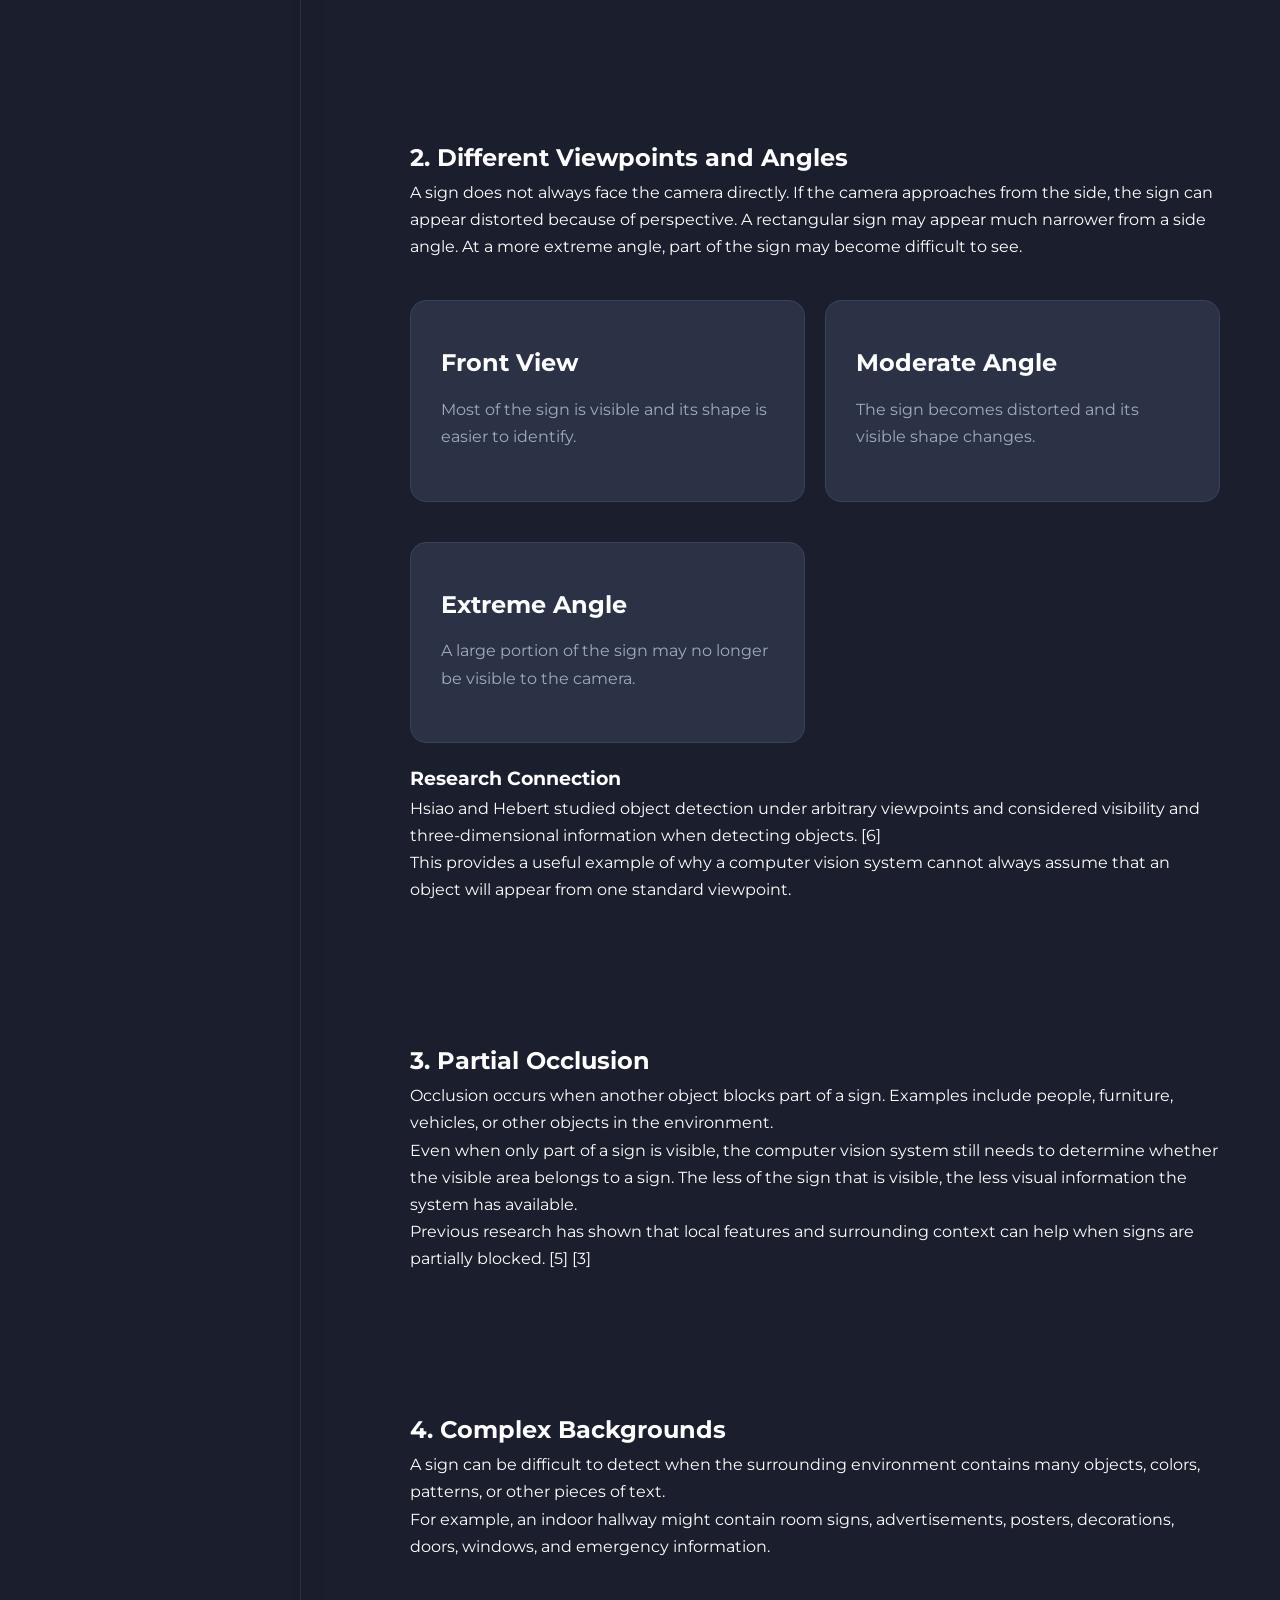
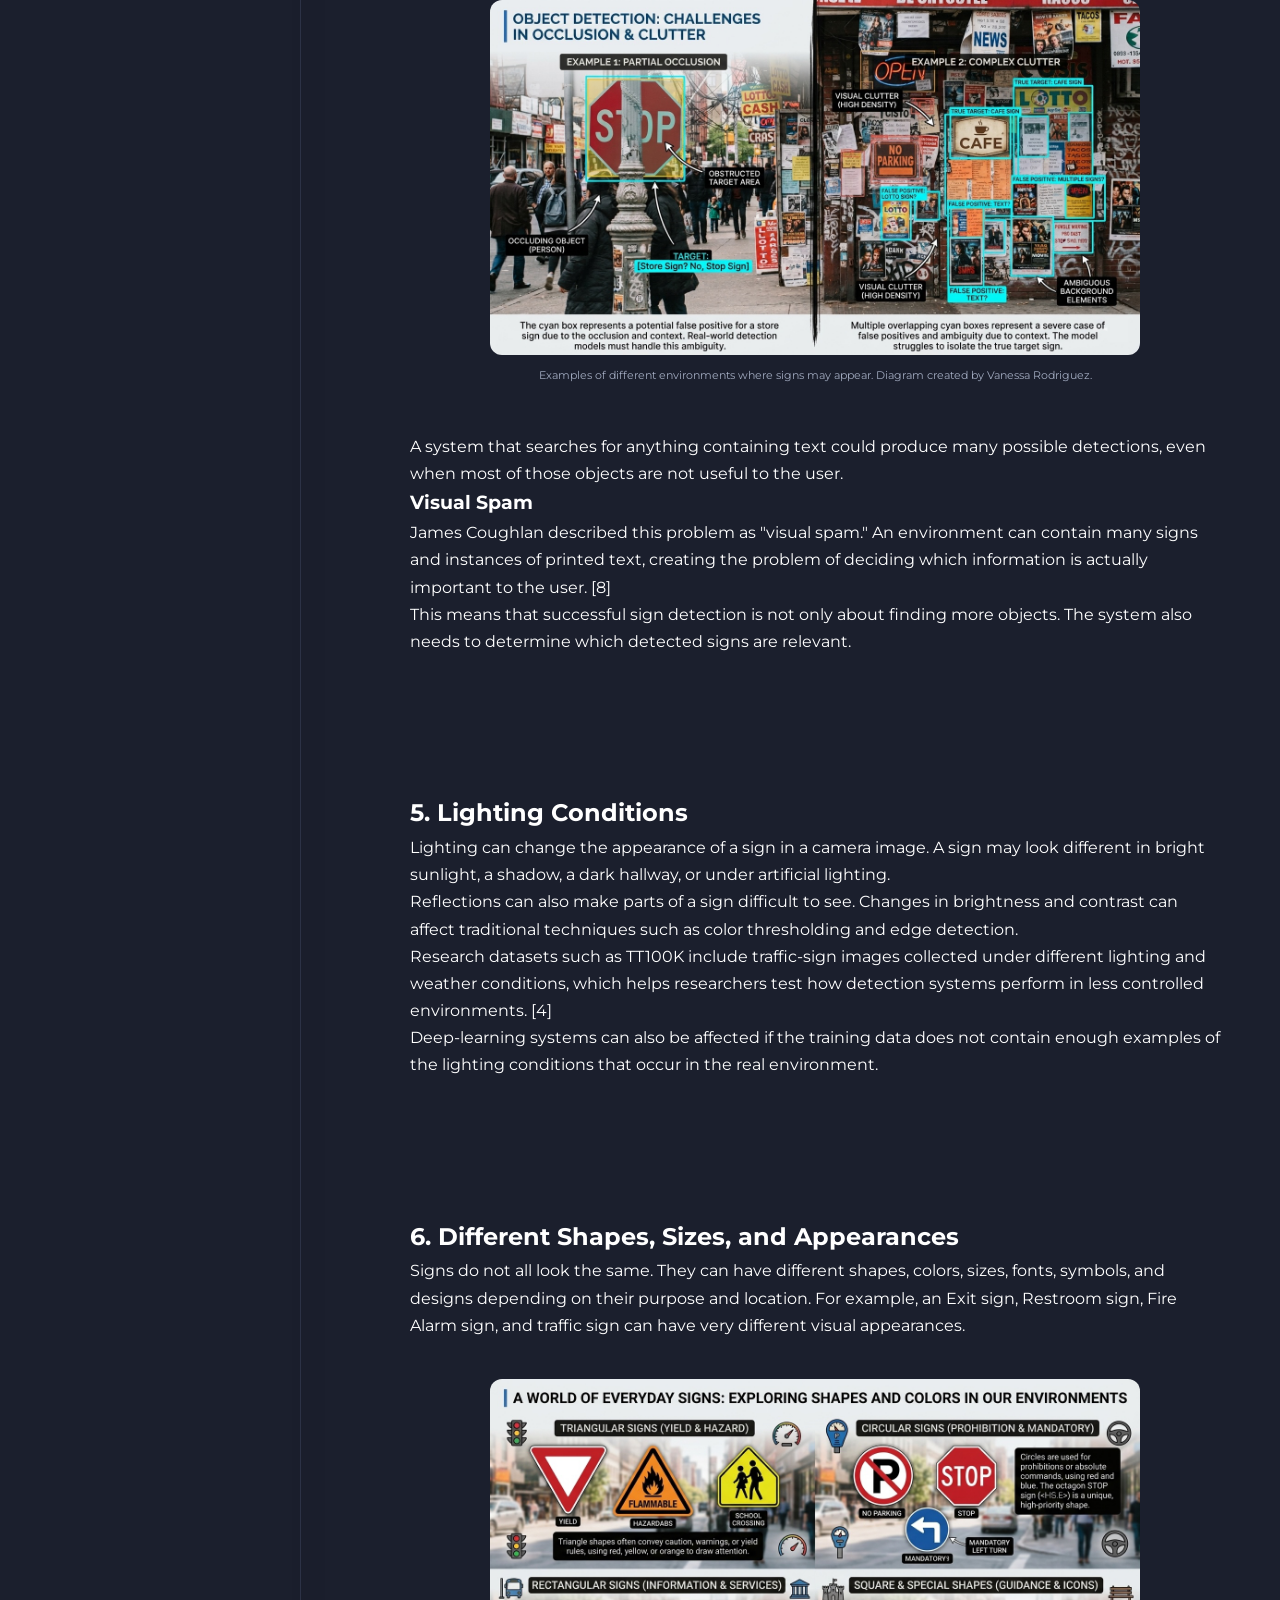
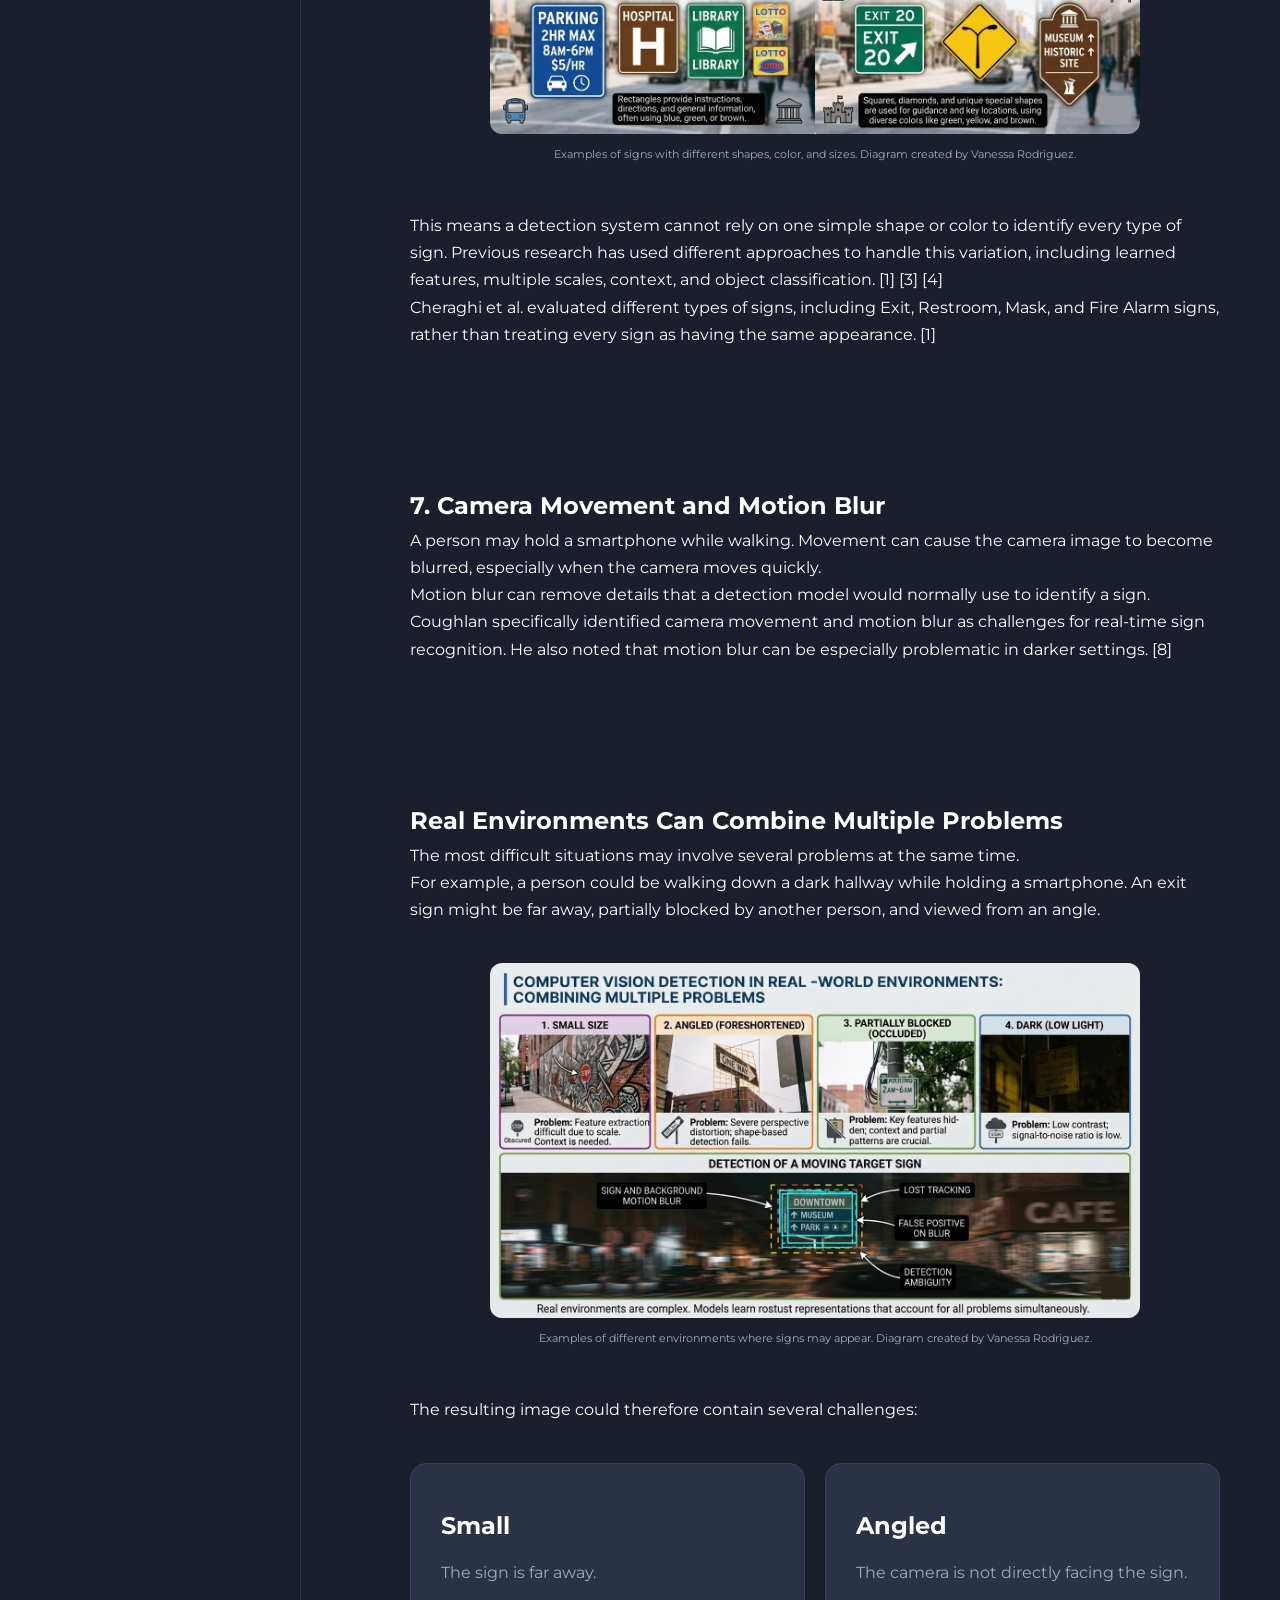
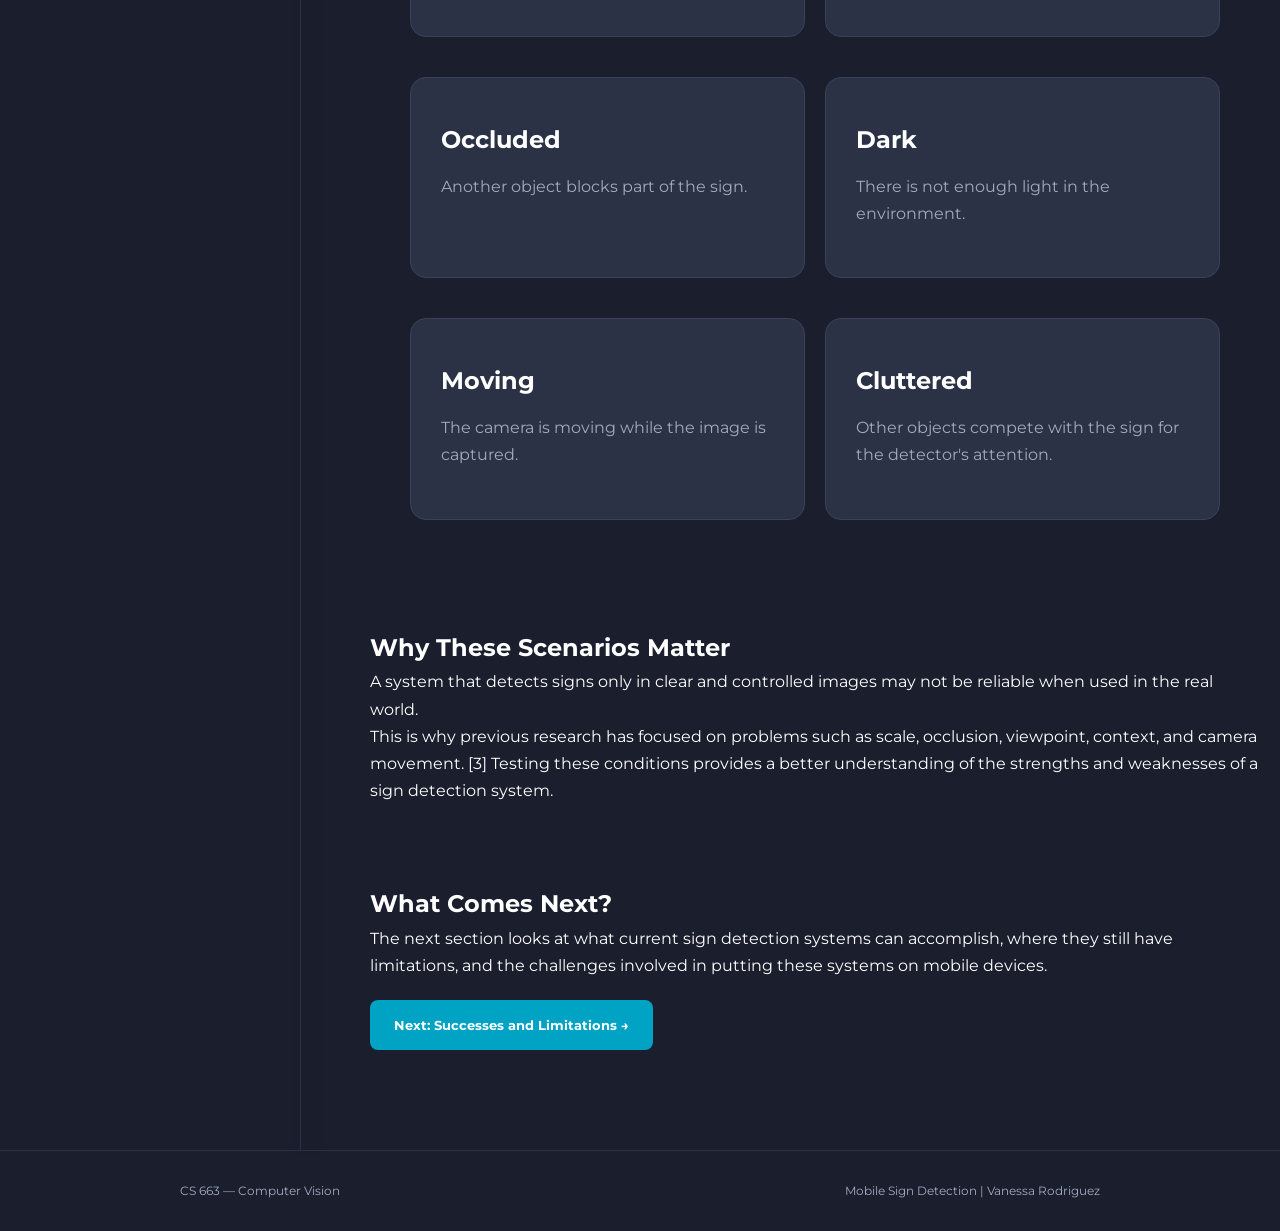
<file: difficult-scenarios.html>
<!DOCTYPE html>
<html lang="en">

<head>
    <meta charset="UTF-8">
    <meta name="viewport" content="width=device-width, initial-scale=1.0">

    <title>Difficult Scenarios | Mobile Sign Detection</title>

    <link rel="stylesheet" href="css/style.css">

    <!-- Montserrat Font -->
    <link rel="preconnect" href="https://fonts.googleapis.com">
    <link rel="preconnect" href="https://fonts.gstatic.com" crossorigin>
    <link href="https://fonts.googleapis.com/css2?family=Montserrat:wght@400;500;600;700;800&display=swap"
        rel="stylesheet">
</head>

<body>

    <!-- Floating Navigation -->
    <nav class="navbar subpage-navbar">

        <div class="nav-container">

            <div class="nav-links" id="navLinks">

                <a href="introduction.html">Intro</a>
                <a href="mobile-cameras.html">Mobile Cameras</a>
                <a href="techniques.html">Techniques</a>
                <a href="research.html">Research</a>
                <a href="difficult-scenarios.html" class="active">Difficult Scenarios</a>
                <a href="limitations.html">Limitations</a>
                <a href="future.html">Future</a>
                <a href="interactive.html">Quiz</a>
                <a href="bibliography.html">Bibliography</a>

            </div>

            <button class="menu-button" onclick="toggleMenu()">
                <span></span>
                <span></span>
                <span></span>
            </button>

        </div>

    </nav>


    <!-- Main Content -->
    <main class="page-layout">

        <!-- Sticky Sidebar -->
        <aside class="side-menu">

            <a href="index.html" class="side-title">
                MOBILE SIGN DETECTION
            </a>

            <div class="side-links">

                <a href="#easy-difficult">
                    Easy vs. Difficult Images
                </a>

                <a href="#small-distant">
                    Small and Distant Signs
                </a>

                <a href="#viewed-angle">
                    Different Viewpoints and Angles
                </a>

                <a href="#occlusion">
                    Partial Occlusion
                </a>

                <a href="#complex-backgrounds">
                    Complex Backgrounds
                </a>

                <a href="#lighting">
                    Lighting Conditions
                </a>

                <a href="#shapes-appearances">
                    Different Shapes and Appearances
                </a>

                <a href="#motion-blur">
                    Camera Movement and Motion Blur
                </a>

                <a href="#multiple-problems">
                    Multiple Problems
                </a>

                <a href="#why-matters">
                    Why These Scenarios Matter
                </a>

                <a href="#next">
                    What Comes Next?
                </a>

            </div>

        </aside>


        <!-- Page Content -->
        <div class="page-content">

            <!-- Page Audio -->
            <section class="audio-section">

                <div class="audio-card">

                    <div class="audio-icon">
                        🎧
                    </div>

                    <div class="audio-content">

                        <p class="audio-label">
                            LISTEN TO THIS PAGE
                        </p>

                        <h3>
                            Difficult Sign Detection Scenarios
                        </h3>

                        <p>
                            Listen to how distance, viewpoints, occlusion, lighting,
                            backgrounds, and camera movement can make sign detection difficult.
                        </p>

                        <audio controls>
                            <source src="audio/difficult-scenarios.mp3" type="audio/mpeg">
                            Your browser does not support the audio element.
                        </audio>

                    </div>

                </div>

            </section>

            <!-- Page Header -->
            <section class="page-header">

                <p class="course">CS 663 — Computer Vision</p>

                <h1>Difficult Sign Detection Scenarios</h1>

                <p>
                    Why real-world conditions make sign detection more difficult
                    than detecting a clear sign in an ideal image.
                </p>

            </section>


            <!-- Introduction -->
            <section class="content-section" id="easy-difficult">

                <h2>The Difference Between an Easy and Difficult Image</h2>

                <p>
                    A computer vision system may have an easier time detecting a sign
                    when the sign is large, clearly visible, facing the camera, and
                    separated from the background.
                    Real-world environments are rarely this simple. A person using a
                    mobile camera may encounter signs that are far away, viewed from
                    an angle, partially blocked, poorly lit, or surrounded by many
                    other objects.
                    These conditions can make the sign look very different from the
                    examples that a detection model may have seen during training.
                </p>

            </section>


            <!-- Scenario 1 -->
            <section class="content-section" id="small-distant">

                <h2>1. Small and Distant Signs</h2>

                <p>
                    One of the major challenges is detecting signs that are far away
                    from the camera. As the distance increases, the sign takes up
                    fewer pixels in the image.
                    Important details may disappear when the sign becomes very small.
                    The detector then has less visual information available to decide
                    whether the object is actually a sign.
                </p>

                <p>
                    Liu et al. specifically studied the problem of small traffic
                    signs and developed scale-aware features to help detect signs
                    appearing at different sizes. <a href="bibliography.html#source3">[3]</a>
                </p>

                <p>
                    Zhu et al. also used multiple feature-map scales for traffic-sign
                    detection, showing why detecting objects at different sizes is
                    important. Their TT100K dataset also contains many small traffic
                    signs in realistic street scenes. <a href="bibliography.html#source4">[4]</a>
                </p>

                <div class="topic-grid">

                    <div class="topic-card">

                        <h3>Large Sign</h3>

                        <p>
                            A nearby sign occupies a larger portion of the image and
                            provides more pixels for detection.
                        </p>

                    </div>


                    <div class="topic-card">

                        <h3>Small Sign</h3>

                        <p>
                            A distant sign occupies fewer pixels and can be harder to
                            separate from the background.
                        </p>

                    </div>

                </div>

            </section>


            <!-- Scenario 2 -->
            <section class="content-section" id="viewed-angle">

                <h2>2. Different Viewpoints and Angles</h2>

                <p>
                    A sign does not always face the camera directly. If the camera
                    approaches from the side, the sign can appear distorted because
                    of perspective.
                    A rectangular sign may appear much narrower from a side angle.
                    At a more extreme angle, part of the sign may become difficult to
                    see.
                </p>

                <div class="topic-grid">

                    <div class="topic-card">

                        <h3>Front View</h3>

                        <p>
                            Most of the sign is visible and its shape is easier to
                            identify.
                        </p>

                    </div>


                    <div class="topic-card">

                        <h3>Moderate Angle</h3>

                        <p>
                            The sign becomes distorted and its visible shape changes.
                        </p>

                    </div>


                    <div class="topic-card">

                        <h3>Extreme Angle</h3>

                        <p>
                            A large portion of the sign may no longer be visible to
                            the camera.
                        </p>

                    </div>

                </div>


                <div class="question-section">

                    <h3>Research Connection</h3>

                    <p>
                        Hsiao and Hebert studied object detection under arbitrary
                        viewpoints and considered visibility and three-dimensional
                        information when detecting objects. <a href="bibliography.html#source5">[6]</a>
                    </p>

                    <p>
                        This provides a useful example of why a computer vision
                        system cannot always assume that an object will appear from
                        one standard viewpoint.
                    </p>

                </div>


            </section>


            <!-- Scenario 3 -->
            <section class="content-section" id="occlusion">

                <h2>3. Partial Occlusion</h2>

                <p>
                    Occlusion occurs when another object blocks part of a sign.
                    Examples include people, furniture, vehicles, or other objects
                    in the environment.
                </p>

                <p>
                    Even when only part of a sign is visible, the computer vision
                    system still needs to determine whether the visible area belongs
                    to a sign. The less of the sign that is visible, the less visual
                    information the system has available.
                </p>

                <p>
                    Previous research has shown that local features and surrounding
                    context can help when signs are partially blocked.
                    <a href="bibliography.html#source5">[5]</a>
                    <a href="bibliography.html#source3">[3]</a>
                </p>

            </section>


            <!-- Scenario 4 -->
            <section class="content-section" id="complex-backgrounds">

                <h2>4. Complex Backgrounds</h2>

                <p>
                    A sign can be difficult to detect when the surrounding
                    environment contains many objects, colors, patterns, or other
                    pieces of text.
                </p>

                <p>
                    For example, an indoor hallway might contain room signs,
                    advertisements, posters, decorations, doors, windows, and
                    emergency information.
                </p>

                <figure class="tutorial-image">
                    <img src="images/false_positive.jpg"
                        alt="Different environments where signs may need to be detected">
                    <figcaption>Examples of different environments where signs may appear. Diagram created by Vanessa
                        Rodriguez.</figcaption>
                </figure>

                <p>
                    A system that searches for anything containing text could produce
                    many possible detections, even when most of those objects are not
                    useful to the user.
                </p>


                <div class="question-section">

                    <h3>Visual Spam</h3>

                    <p>
                        James Coughlan described this problem as "visual spam." An
                        environment can contain many signs and instances of printed
                        text, creating the problem of deciding which information is
                        actually important to the user. <a href="bibliography.html#source8">[8]</a>
                    </p>

                    <p>
                        This means that successful sign detection is not only about
                        finding more objects. The system also needs to determine
                        which detected signs are relevant.
                    </p>

                </div>

            </section>


            <!-- Scenario 5 -->
            <section class="content-section" id="lighting">

                <h2>5. Lighting Conditions</h2>

                <p>
                    Lighting can change the appearance of a sign in a camera image.
                    A sign may look different in bright sunlight, a shadow, a dark
                    hallway, or under artificial lighting.
                </p>

                <p>
                    Reflections can also make parts of a sign difficult to see.
                    Changes in brightness and contrast can affect traditional
                    techniques such as color thresholding and edge detection.
                </p>

                <p>
                    Research datasets such as TT100K include traffic-sign images
                    collected under different lighting and weather conditions, which
                    helps researchers test how detection systems perform in less
                    controlled environments. <a href="bibliography.html#source4">[4]</a>
                </p>

                <p>
                    Deep-learning systems can also be affected if the training data
                    does not contain enough examples of the lighting conditions that
                    occur in the real environment.
                </p>

            </section>

            <!-- Scenario 6 -->
            <section class="content-section" id="shapes-appearances">

                <h2>6. Different Shapes, Sizes, and Appearances</h2>

                <p>
                    Signs do not all look the same. They can have different shapes,
                    colors, sizes, fonts, symbols, and designs depending on their
                    purpose and location. For example, an Exit sign, Restroom sign, Fire Alarm sign, and
                    traffic sign can have very different visual appearances.
                </p>

                <figure class="tutorial-image">
                    <img src="images/different_signs.jpg" alt="Different signs we may encounter in our everyday lives">
                    <figcaption>Examples of signs with different shapes, color, and sizes. Diagram created by Vanessa
                        Rodriguez.</figcaption>
                </figure>

                <p>
                    This means a detection system cannot rely on one simple shape
                    or color to identify every type of sign. Previous research has
                    used different approaches to handle this variation, including
                    learned features, multiple scales, context, and object
                    classification. <a href="bibliography.html#source1">[1]</a>
                    <a href="bibliography.html#source3">[3]</a>
                    <a href="bibliography.html#source4">[4]</a>
                </p>

                <p>
                    Cheraghi et al. evaluated different types of signs, including
                    Exit, Restroom, Mask, and Fire Alarm signs, rather than treating
                    every sign as having the same appearance.
                    <a href="bibliography.html#source1">[1]</a>
                </p>

            </section>


            <!-- Scenario 7 -->
            <section class="content-section" id="motion-blur">

                <h2>7. Camera Movement and Motion Blur</h2>

                <p>
                    A person may hold a smartphone while walking. Movement can cause
                    the camera image to become blurred, especially when the camera
                    moves quickly.
                </p>

                <p>
                    Motion blur can remove details that a detection model would
                    normally use to identify a sign.
                </p>

                <p>
                    Coughlan specifically identified camera movement and motion blur
                    as challenges for real-time sign recognition. He also noted that
                    motion blur can be especially problematic in darker settings. <a
                        href="bibliography.html#source8">[8]</a>
                </p>

            </section>


            <!-- Multiple Problems -->
            <section class="content-section" id="multiple-problems">

                <h2>Real Environments Can Combine Multiple Problems</h2>

                <p>
                    The most difficult situations may involve several problems at the
                    same time.
                </p>

                <p>
                    For example, a person could be walking down a dark hallway while
                    holding a smartphone. An exit sign might be far away, partially
                    blocked by another person, and viewed from an angle.
                </p>

                <figure class="tutorial-image">
                    <img src="images/environments.jpg" alt="Different environments where signs may need to be detected">
                    <figcaption>Examples of different environments where signs may appear. Diagram created by Vanessa
                        Rodriguez.</figcaption>
                </figure>

                <p>
                    The resulting image could therefore contain several challenges:
                </p>

                <div class="topic-grid">

                    <div class="topic-card">

                        <h3>Small</h3>

                        <p>
                            The sign is far away.
                        </p>

                    </div>


                    <div class="topic-card">

                        <h3>Angled</h3>

                        <p>
                            The camera is not directly facing the sign.
                        </p>

                    </div>


                    <div class="topic-card">

                        <h3>Occluded</h3>

                        <p>
                            Another object blocks part of the sign.
                        </p>

                    </div>


                    <div class="topic-card">

                        <h3>Dark</h3>

                        <p>
                            There is not enough light in the environment.
                        </p>

                    </div>


                    <div class="topic-card">

                        <h3>Moving</h3>

                        <p>
                            The camera is moving while the image is captured.
                        </p>

                    </div>


                    <div class="topic-card">

                        <h3>Cluttered</h3>

                        <p>
                            Other objects compete with the sign for the detector's
                            attention.
                        </p>

                    </div>

                </div>

            </section>


            <!-- Why This Matters -->
            <section class="question-section" id="why-matters">

                <h2>Why These Scenarios Matter</h2>

                <p>
                    A system that detects signs only in clear and controlled images
                    may not be reliable when used in the real world.
                </p>

                <p>
                    This is why previous research has focused on problems such as
                    scale, occlusion, viewpoint, context, and camera movement. <a
                        href="bibliography.html#source3">[3]</a>
                    Testing these conditions provides a better understanding of the
                    strengths and weaknesses of a sign detection system.
                </p>

            </section>


            <!-- Next -->
            <section class="goal-section" id="next">

                <h2>What Comes Next?</h2>

                <p>
                    The next section looks at what current sign detection systems
                    can accomplish, where they still have limitations, and the
                    challenges involved in putting these systems on mobile devices.
                </p>

                <a href="limitations.html" class="button">
                    Next: Successes and Limitations →
                </a>

            </section>

        </div>

    </main>


    <!-- Footer -->
    <footer>

        <p>
            CS 663 — Computer Vision
        </p>

        <p>
            Mobile Sign Detection | Vanessa Rodriguez
        </p>

    </footer>

    <script>
        function toggleMenu() {
            const navLinks = document.getElementById("navLinks");
            navLinks.classList.toggle("show");
        }
    </script>

</body>

</html>
</file>
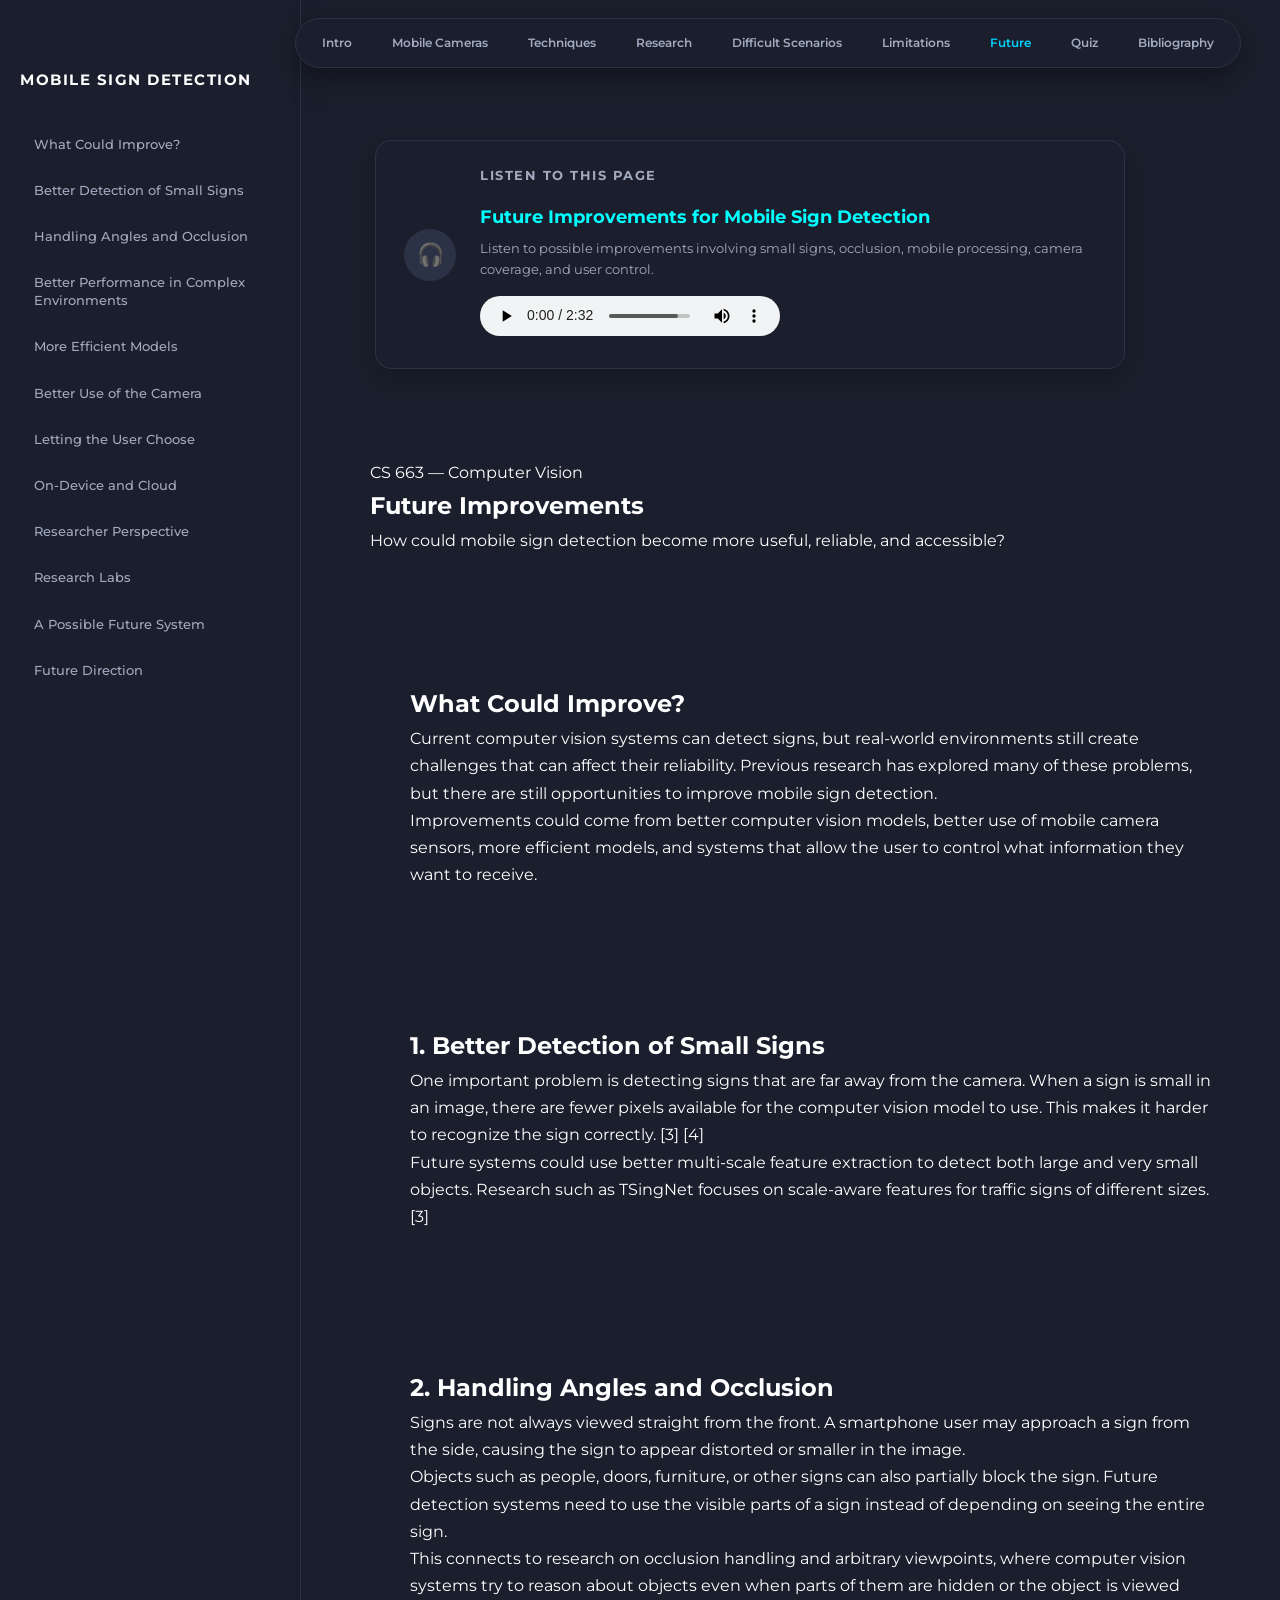
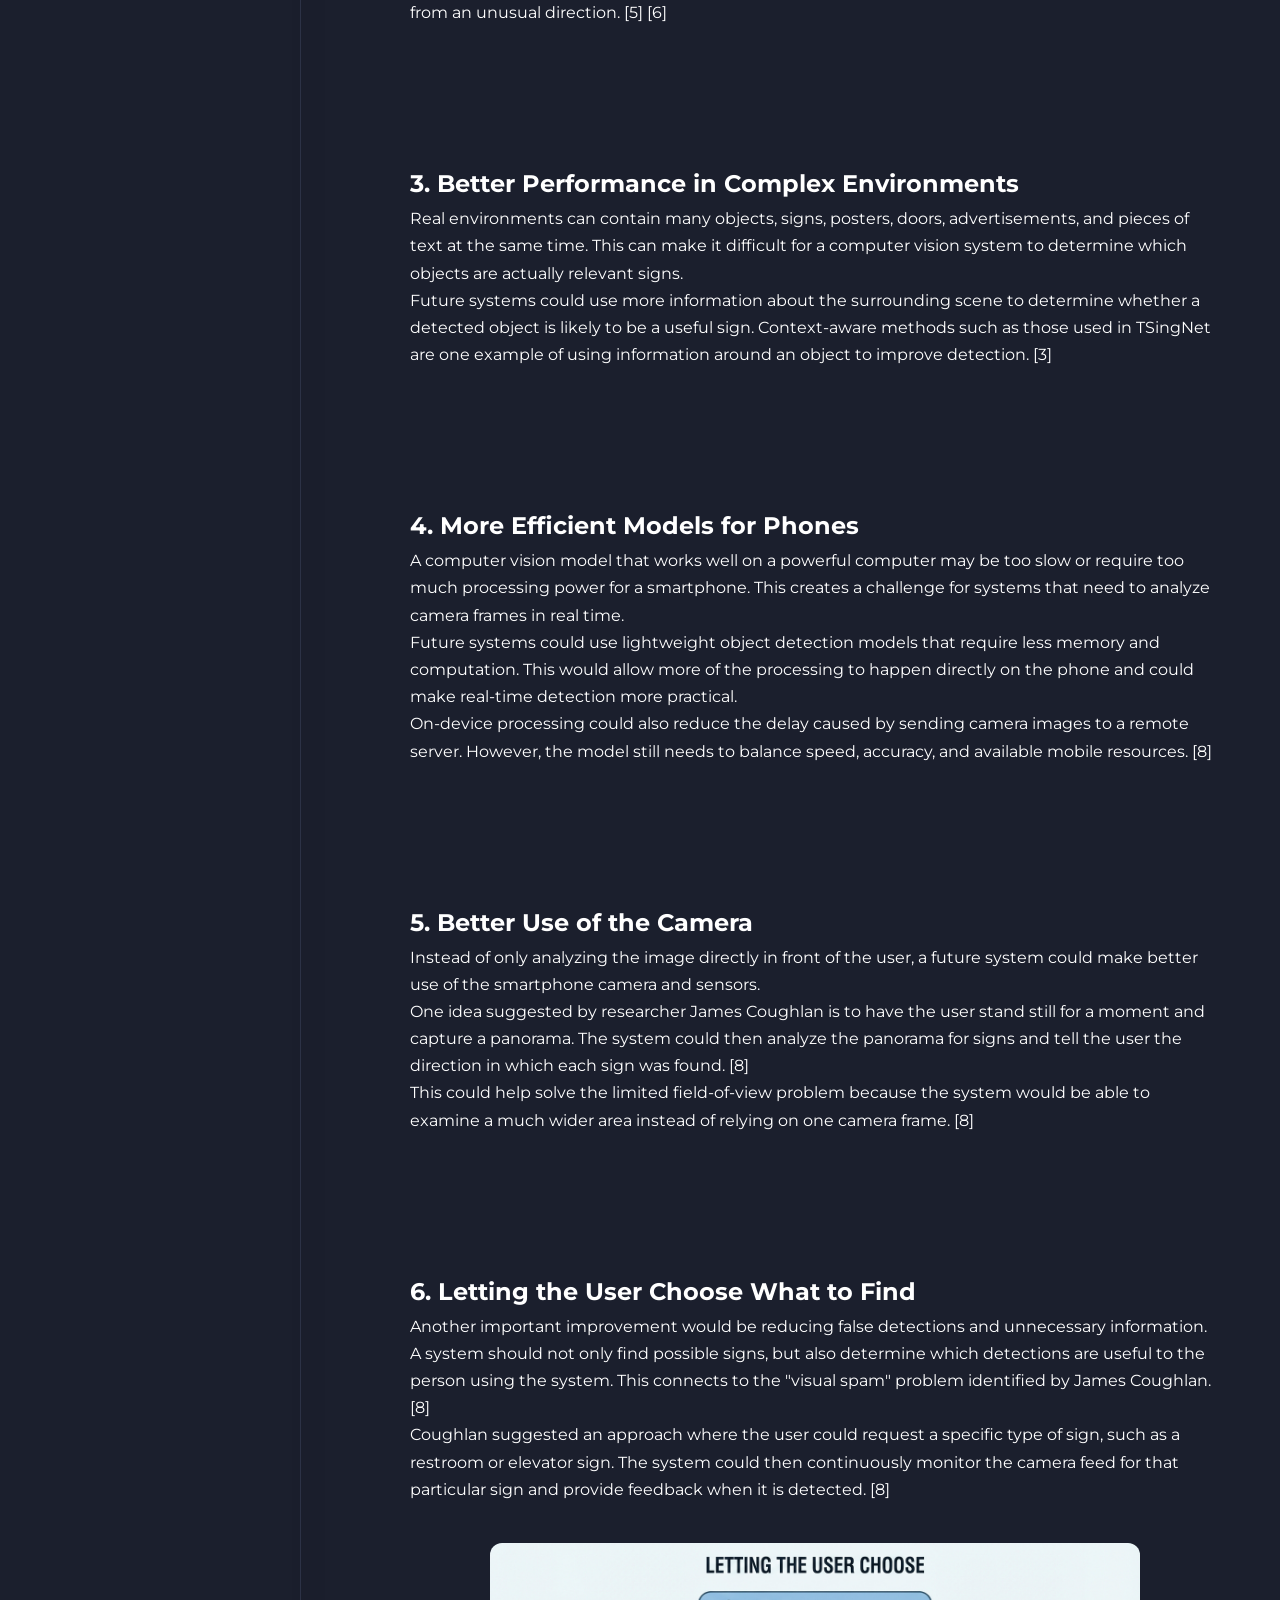
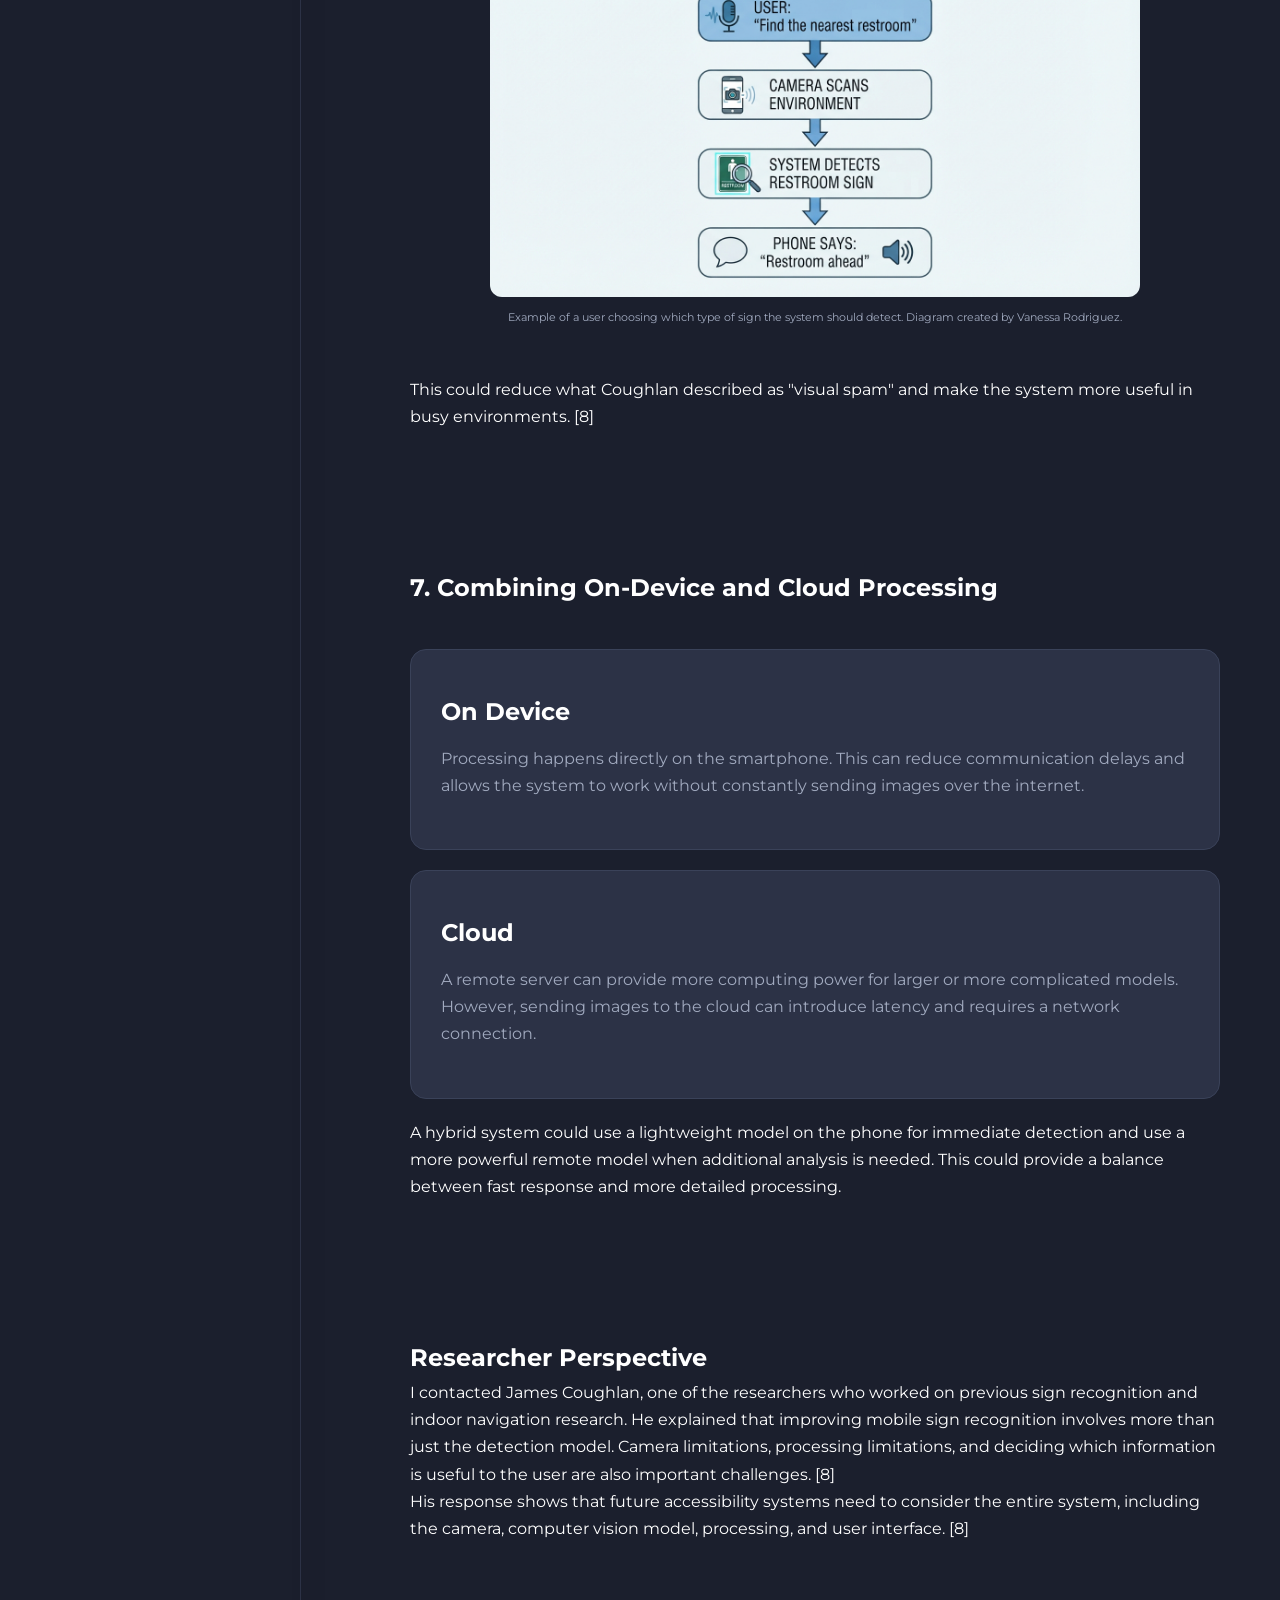
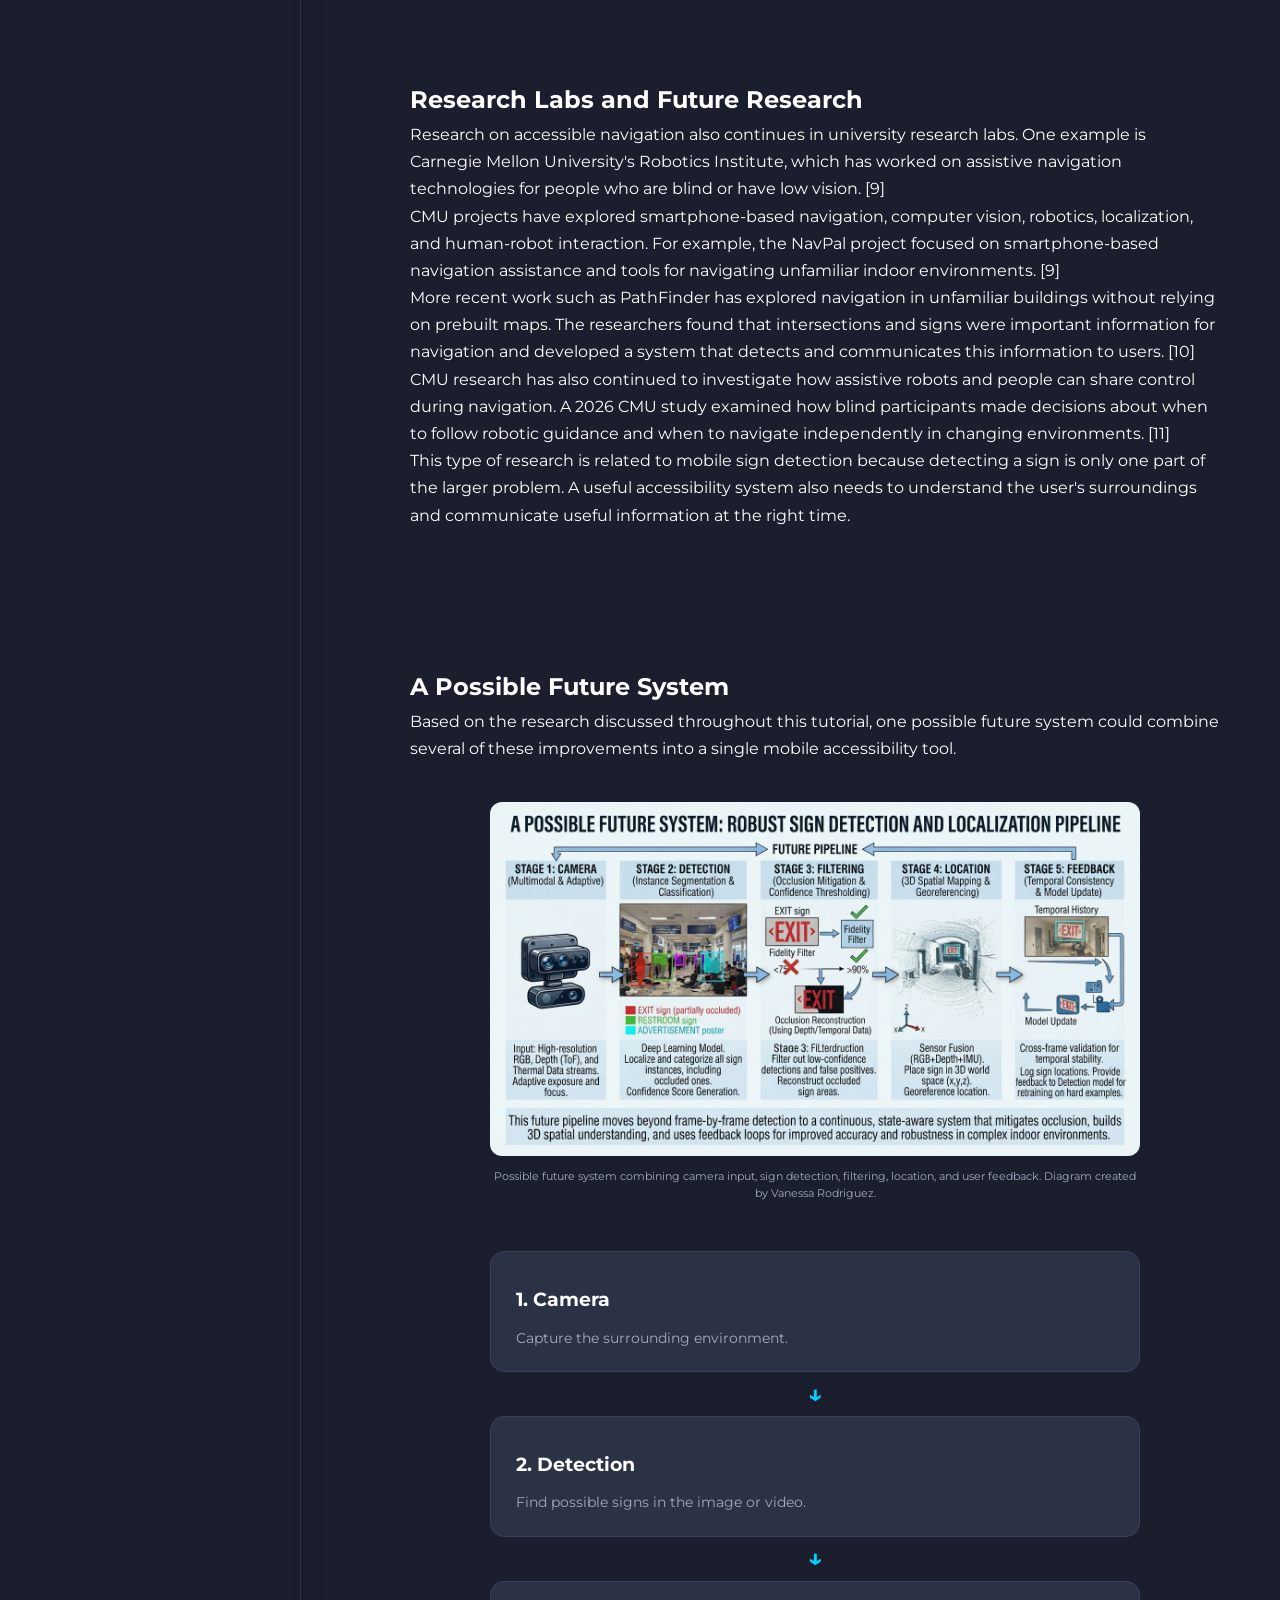
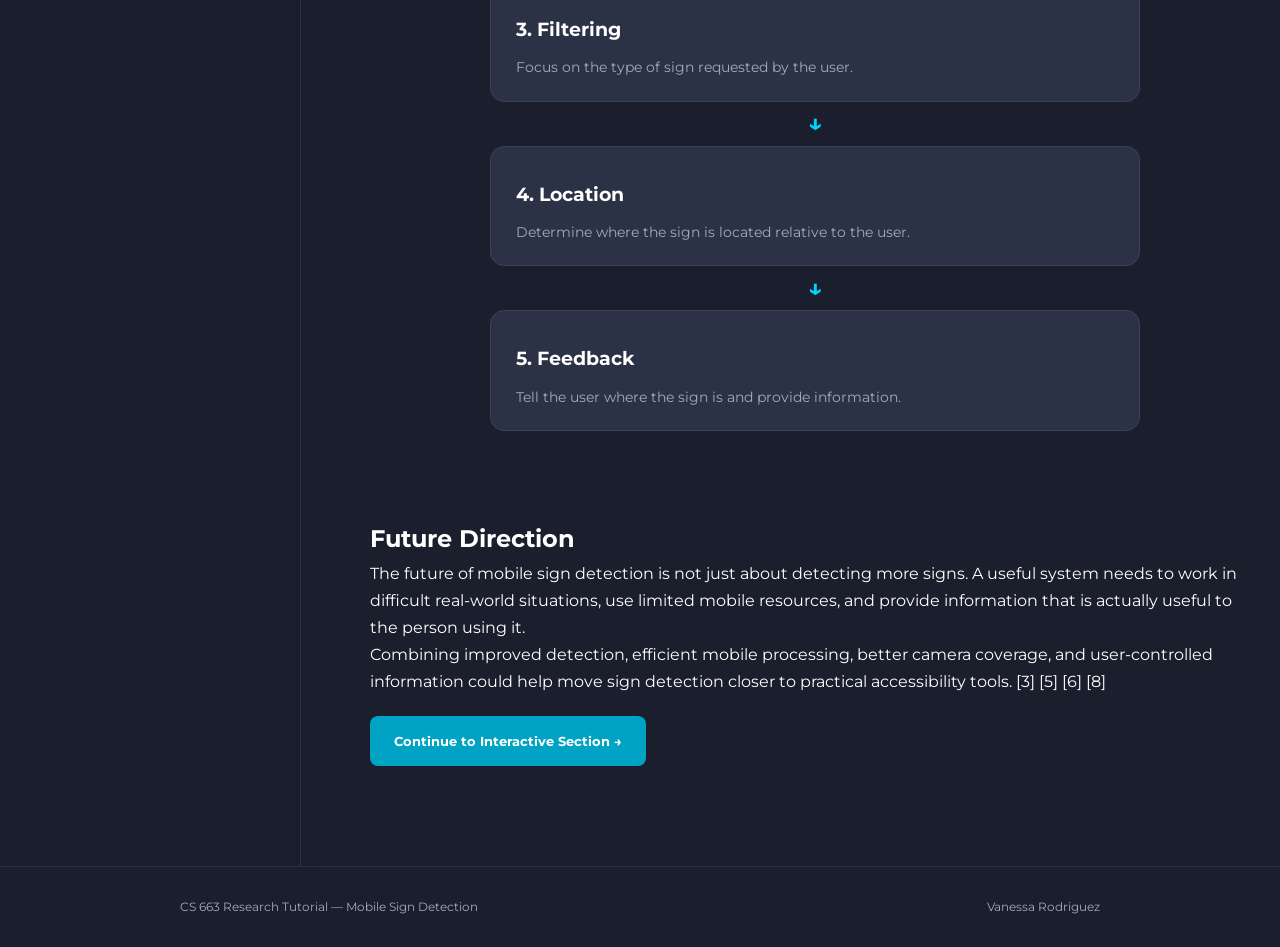
<file: future.html>
<!DOCTYPE html>
<html lang="en">

<head>
    <meta charset="UTF-8">
    <meta name="viewport" content="width=device-width, initial-scale=1.0">

    <title>Future Improvements - Mobile Sign Detection</title>

    <link rel="stylesheet" href="css/style.css">

    <!-- Montserrat Font -->
    <link rel="preconnect" href="https://fonts.googleapis.com">
    <link rel="preconnect" href="https://fonts.gstatic.com" crossorigin>
    <link href="https://fonts.googleapis.com/css2?family=Montserrat:wght@400;500;600;700;800&display=swap"
        rel="stylesheet">
</head>

<body>

    <!-- Floating Navigation -->
    <nav class="navbar subpage-navbar">

        <div class="nav-container">

            <div class="nav-links" id="navLinks">

                <a href="introduction.html">Intro</a>
                <a href="mobile-cameras.html">Mobile Cameras</a>
                <a href="techniques.html">Techniques</a>
                <a href="research.html">Research</a>
                <a href="difficult-scenarios.html">Difficult Scenarios</a>
                <a href="limitations.html">Limitations</a>
                <a href="future.html" class="active">Future</a>
                <a href="interactive.html">Quiz</a>
                <a href="bibliography.html">Bibliography</a>

            </div>

            <button class="menu-button" onclick="toggleMenu()">
                <span></span>
                <span></span>
                <span></span>
            </button>

        </div>

    </nav>


    <!-- Main Content -->
    <main class="page-layout">

        <!-- Sticky Sidebar -->
        <aside class="side-menu">

            <a href="index.html" class="side-title">
                MOBILE SIGN DETECTION
            </a>

            <div class="side-links">

                <a href="#what-could-improve">
                    What Could Improve?
                </a>

                <a href="#small-signs">
                    Better Detection of Small Signs
                </a>

                <a href="#angles-occlusion">
                    Handling Angles and Occlusion
                </a>

                <a href="#complex-environments">
                    Better Performance in Complex Environments
                </a>

                <a href="#mobile-efficiency">
                    More Efficient Models
                </a>

                <a href="#better-camera">
                    Better Use of the Camera
                </a>

                <a href="#user-choice">
                    Letting the User Choose
                </a>

                <a href="#hybrid-processing">
                    On-Device and Cloud
                </a>

                <a href="#researcher">
                    Researcher Perspective
                </a>

                <a href="#research-labs">
                    Research Labs
                </a>

                <a href="#future-system">
                    A Possible Future System
                </a>

                <a href="#future-direction">
                    Future Direction
                </a>

            </div>

        </aside>


        <!-- Page Content -->
        <div class="page-content">

            <!-- Page Audio -->
            <section class="audio-section">

                <div class="audio-card">

                    <div class="audio-icon">
                        🎧
                    </div>

                    <div class="audio-content">

                        <p class="audio-label">
                            LISTEN TO THIS PAGE
                        </p>

                        <h3>
                            Future Improvements for Mobile Sign Detection
                        </h3>

                        <p>
                            Listen to possible improvements involving small signs,
                            occlusion, mobile processing, camera coverage, and user control.
                        </p>

                        <audio controls>
                            <source src="audio/future.mp3" type="audio/mpeg">
                            Your browser does not support the audio element.
                        </audio>

                    </div>

                </div>

            </section>

            <!-- Page Header -->
            <section class="page-header">

                <p class="course">CS 663 — Computer Vision</p>

                <h1>Future Improvements</h1>

                <p>
                    How could mobile sign detection become more useful,
                    reliable, and accessible?
                </p>

            </section>


            <!-- Introduction -->
            <section class="content-section" id="what-could-improve">

                <h2>What Could Improve?</h2>

                <p>
                    Current computer vision systems can detect signs, but real-world environments
                    still create challenges that can affect their reliability. Previous research
                    has explored many of these problems, but there are still opportunities to
                    improve mobile sign detection.
                </p>

                <p>
                    Improvements could come from better computer vision models,
                    better use of mobile camera sensors, more efficient models,
                    and systems that allow the user to control what information
                    they want to receive.
                </p>

            </section>


            <!-- Small Signs -->
            <section class="content-section" id="small-signs">

                <h2>1. Better Detection of Small Signs</h2>

                <p>
                    One important problem is detecting signs that are far away
                    from the camera. When a sign is small in an image, there are
                    fewer pixels available for the computer vision model to use.
                    This makes it harder to recognize the sign correctly. <a href="bibliography.html#source3">[3]</a>
                    <a href="bibliography.html#source4">[4]</a>
                </p>

                <p>
                    Future systems could use better multi-scale feature
                    extraction to detect both large and very small objects.
                    Research such as TSingNet focuses on scale-aware features
                    for traffic signs of different sizes. <a href="bibliography.html#source3">[3]</a>
                </p>

            </section>


            <!-- Viewpoint and Occlusion -->
            <section class="content-section" id="angles-occlusion">

                <h2>2. Handling Angles and Occlusion</h2>

                <p>
                    Signs are not always viewed straight from the front. A
                    smartphone user may approach a sign from the side, causing
                    the sign to appear distorted or smaller in the image.
                </p>

                <p>
                    Objects such as people, doors, furniture, or other signs can
                    also partially block the sign. Future detection systems need
                    to use the visible parts of a sign instead of depending on
                    seeing the entire sign.
                </p>

                <p>
                    This connects to research on occlusion handling and
                    arbitrary viewpoints, where computer vision systems try to
                    reason about objects even when parts of them are hidden or the object is viewed from an
                    unusual direction. <a href="bibliography.html#source5">[5]</a>
                    <a href="bibliography.html#source6">[6]</a>
                </p>

            </section>

            <section class="content-section" id="complex-environments">

                <h2>3. Better Performance in Complex Environments</h2>

                <p>
                    Real environments can contain many objects, signs, posters, doors,
                    advertisements, and pieces of text at the same time. This can make
                    it difficult for a computer vision system to determine which
                    objects are actually relevant signs.
                </p>

                <p>
                    Future systems could use more information about the surrounding
                    scene to determine whether a detected object is likely to be a
                    useful sign. Context-aware methods such as those used in TSingNet
                    are one example of using information around an object to improve
                    detection. <a href="bibliography.html#source3">[3]</a>
                </p>

            </section>


            <!-- Mobile Efficiency -->
            <section class="content-section" id="mobile-efficiency">

                <h2>4. More Efficient Models for Phones</h2>

                <p>
                    A computer vision model that works well on a powerful
                    computer may be too slow or require too much processing
                    power for a smartphone. This creates a challenge for systems that need to analyze camera
                    frames in real time.
                </p>

                <p>
                    Future systems could use lightweight object detection
                    models that require less memory and computation. This would
                    allow more of the processing to happen directly on the
                    phone and could make real-time detection more practical.
                </p>

                <p>
                    On-device processing could also reduce the delay caused by
                    sending camera images to a remote server. However, the model still needs
                    to balance speed, accuracy, and available mobile resources.
                    <a href="bibliography.html#source8">[8]</a>
                </p>

            </section>


            <!-- Camera and Panorama -->
            <section class="content-section" id="better-camera">

                <h2>5. Better Use of the Camera</h2>

                <p>
                    Instead of only analyzing the image directly in front of
                    the user, a future system could make better use of the
                    smartphone camera and sensors.
                </p>

                <p>
                    One idea suggested by researcher James Coughlan is to have
                    the user stand still for a moment and capture a panorama.
                    The system could then analyze the panorama for signs and
                    tell the user the direction in which each sign was found. <a
                        href="bibliography.html#source8">[8]</a>
                </p>

                <p>
                    This could help solve the limited field-of-view problem
                    because the system would be able to examine a much wider
                    area instead of relying on one camera frame. <a href="bibliography.html#source8">[8]</a>
                </p>

            </section>


            <!-- User Selected Signs -->
            <section class="content-section" id="user-choice">

                <h2>6. Letting the User Choose What to Find</h2>

                <p>
                    Another important improvement would be reducing false detections and
                    unnecessary information. A system should not only find possible signs,
                    but also determine which detections are useful to the person using
                    the system. This connects to the "visual spam" problem identified by
                    James Coughlan. <a href="bibliography.html#source8">[8]</a>
                </p>

                <p>
                    Coughlan suggested an approach where the user could request a specific
                    type of sign, such as a restroom or elevator sign. The system could
                    then continuously monitor the camera feed for that particular sign and
                    provide feedback when it is detected. <a href="bibliography.html#source8">[8]</a>
                </p>

                <!-- User choice diagram -->
                <figure class="tutorial-image">
                    <img src="images/letting_user.jpeg" alt="Example of a user choosing which sign to detect">
                    <figcaption>
                        Example of a user choosing which type of sign the system should detect.
                        Diagram created by Vanessa Rodriguez.
                    </figcaption>
                </figure>

                <p>
                    This could reduce what Coughlan described as "visual spam"
                    and make the system more useful in busy environments. <a href="bibliography.html#source8">[8]</a>
                </p>

            </section>


            <!-- On Device vs Cloud -->
            <section class="content-section" id="hybrid-processing">

                <h2>7. Combining On-Device and Cloud Processing</h2>

                <div class="comparison-grid">

                    <div class="topic-card">

                        <h3>On Device</h3>

                        <p>
                            Processing happens directly on the smartphone.
                            This can reduce communication delays and allows the
                            system to work without constantly sending images
                            over the internet.
                        </p>

                    </div>


                    <div class="topic-card">

                        <h3>Cloud</h3>

                        <p>
                            A remote server can provide more computing power for
                            larger or more complicated models. However, sending
                            images to the cloud can introduce latency and
                            requires a network connection.
                        </p>

                    </div>

                </div>

                <p>
                    A hybrid system could use a lightweight model on the phone
                    for immediate detection and use a more powerful remote
                    model when additional analysis is needed. This could provide a balance between
                    fast response and more detailed processing.
                </p>

            </section>


            <!-- Researcher Perspective -->
            <section class="content-section" id="researcher">

                <h2>Researcher Perspective</h2>

                <p>
                    I contacted James Coughlan, one of the researchers who worked on previous
                    sign recognition and indoor navigation research. He explained that improving
                    mobile sign recognition involves more than just the detection model. Camera
                    limitations, processing limitations, and deciding which information is useful
                    to the user are also important challenges. [8]
                </p>

                <p>
                    His response shows that future accessibility systems need to consider the
                    entire system, including the camera, computer vision model, processing,
                    and user interface. [8]
                </p>

            </section>


            <!-- Research Labs -->
            <section class="content-section" id="research-labs">

                <h2>Research Labs and Future Research</h2>

                <p>
                    Research on accessible navigation also continues in
                    university research labs. One example is Carnegie Mellon
                    University's Robotics Institute, which has worked on
                    assistive navigation technologies for people who are blind
                    or have low vision. <a href="bibliography.html#source9">[9]</a>
                </p>

                <p>
                    CMU projects have explored smartphone-based navigation,
                    computer vision, robotics, localization, and human-robot
                    interaction. For example, the NavPal project focused on
                    smartphone-based navigation assistance and tools for
                    navigating unfamiliar indoor environments. <a href="bibliography.html#source9">[9]</a>
                </p>

                <p>
                    More recent work such as PathFinder has explored navigation
                    in unfamiliar buildings without relying on prebuilt maps.
                    The researchers found that intersections and signs were
                    important information for navigation and developed a system
                    that detects and communicates this information to users. <a
                        href="bibliography.html#source9">[10]</a>
                </p>

                <p>
                    CMU research has also continued to investigate how
                    assistive robots and people can share control during
                    navigation. A 2026 CMU study examined how blind participants
                    made decisions about when to follow robotic guidance and
                    when to navigate independently in changing environments. <a
                        href="bibliography.html#source9">[11]</a>
                </p>

                <p>
                    This type of research is related to mobile sign detection
                    because detecting a sign is only one part of the larger
                    problem. A useful accessibility system also needs to
                    understand the user's surroundings and communicate useful
                    information at the right time.
                </p>

            </section>


            <!-- Future System -->
            <section class="content-section" id="future-system">

                <h2>A Possible Future System</h2>

                <p>
                    Based on the research discussed throughout this tutorial, one
                    possible future system could combine several of these improvements
                    into a single mobile accessibility tool.
                </p>
                <!-- Future system diagram -->
                <figure class="tutorial-image">
                    <img src="images/future_pipeline.jpeg" alt="Future mobile sign detection system pipeline">
                    <figcaption>
                        Possible future system combining camera input, sign detection,
                        filtering, location, and user feedback. Diagram created by Vanessa Rodriguez.
                    </figcaption>
                </figure>

                <div class="intro-pipeline">

                    <div class="pipeline-step">

                        <h3>1. Camera</h3>

                        <p>
                            Capture the surrounding environment.
                        </p>

                    </div>


                    <div class="arrow">↓</div>


                    <div class="pipeline-step">

                        <h3>2. Detection</h3>

                        <p>
                            Find possible signs in the image or video.
                        </p>

                    </div>


                    <div class="arrow">↓</div>


                    <div class="pipeline-step">

                        <h3>3. Filtering</h3>

                        <p>
                            Focus on the type of sign requested by the user.
                        </p>

                    </div>


                    <div class="arrow">↓</div>


                    <div class="pipeline-step">

                        <h3>4. Location</h3>

                        <p>
                            Determine where the sign is located relative to
                            the user.
                        </p>

                    </div>


                    <div class="arrow">↓</div>


                    <div class="pipeline-step">

                        <h3>5. Feedback</h3>

                        <p>
                            Tell the user where the sign is and provide
                            information.
                        </p>

                    </div>

                </div>

            </section>


            <!-- Conclusion -->
            <section class="goal-section" id="future-direction">

                <h2>Future Direction</h2>

                <p>
                    The future of mobile sign detection is not just about
                    detecting more signs. A useful system needs to work in
                    difficult real-world situations, use limited mobile
                    resources, and provide information that is actually useful
                    to the person using it.
                </p>

                <p>
                    Combining improved detection, efficient mobile processing, better camera
                    coverage, and user-controlled information could help move sign detection
                    closer to practical accessibility tools. <a href="bibliography.html#source3">[3]</a>
                    <a href="bibliography.html#source5">[5]</a>
                    <a href="bibliography.html#source6">[6]</a>
                    <a href="bibliography.html#source8">[8]</a>
                </p>

                <a class="button" href="interactive.html">
                    Continue to Interactive Section →
                </a>

            </section>

        </div>

    </main>


    <!-- Footer -->
    <footer>

        <p>
            CS 663 Research Tutorial — Mobile Sign Detection
        </p>

        <p>
            Vanessa Rodriguez
        </p>

    </footer>

    <script>
        function toggleMenu() {
            const navLinks = document.getElementById("navLinks");
            navLinks.classList.toggle("show");
        }
    </script>

</body>

</html>
</file>
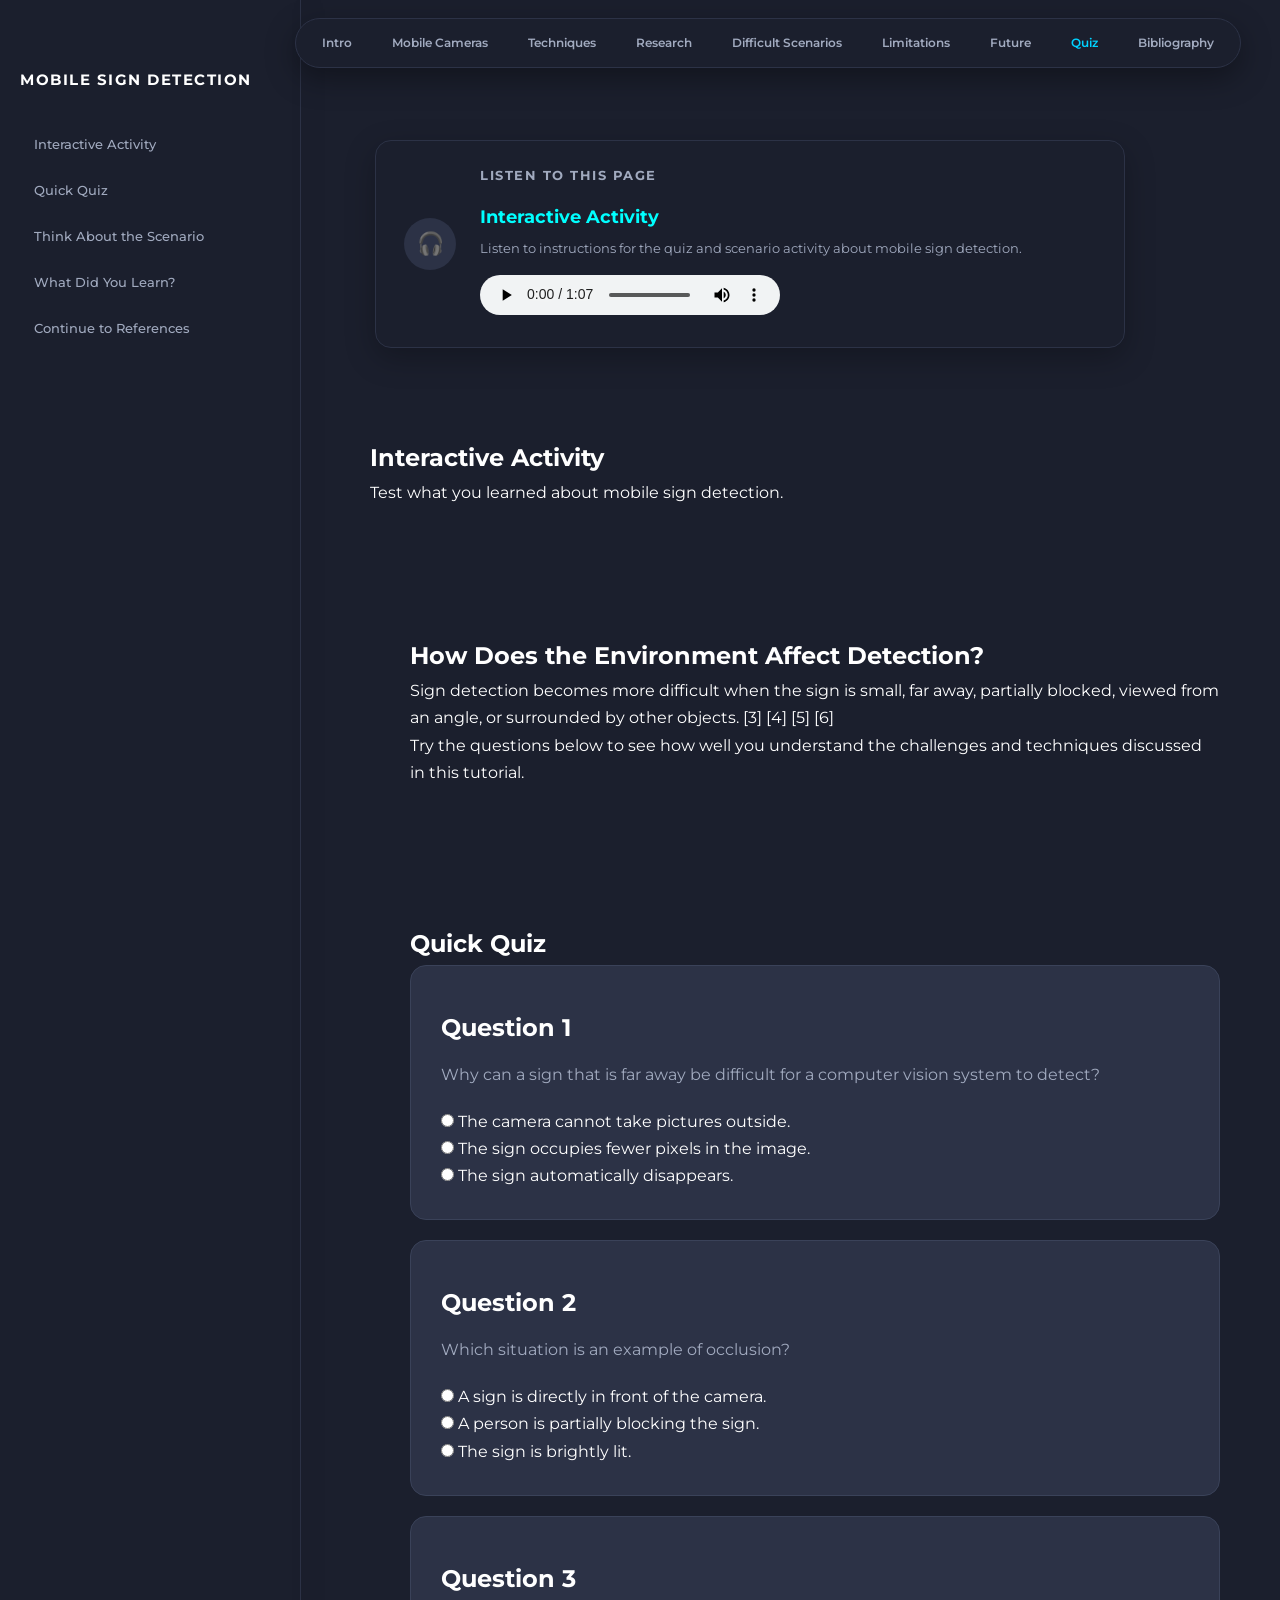
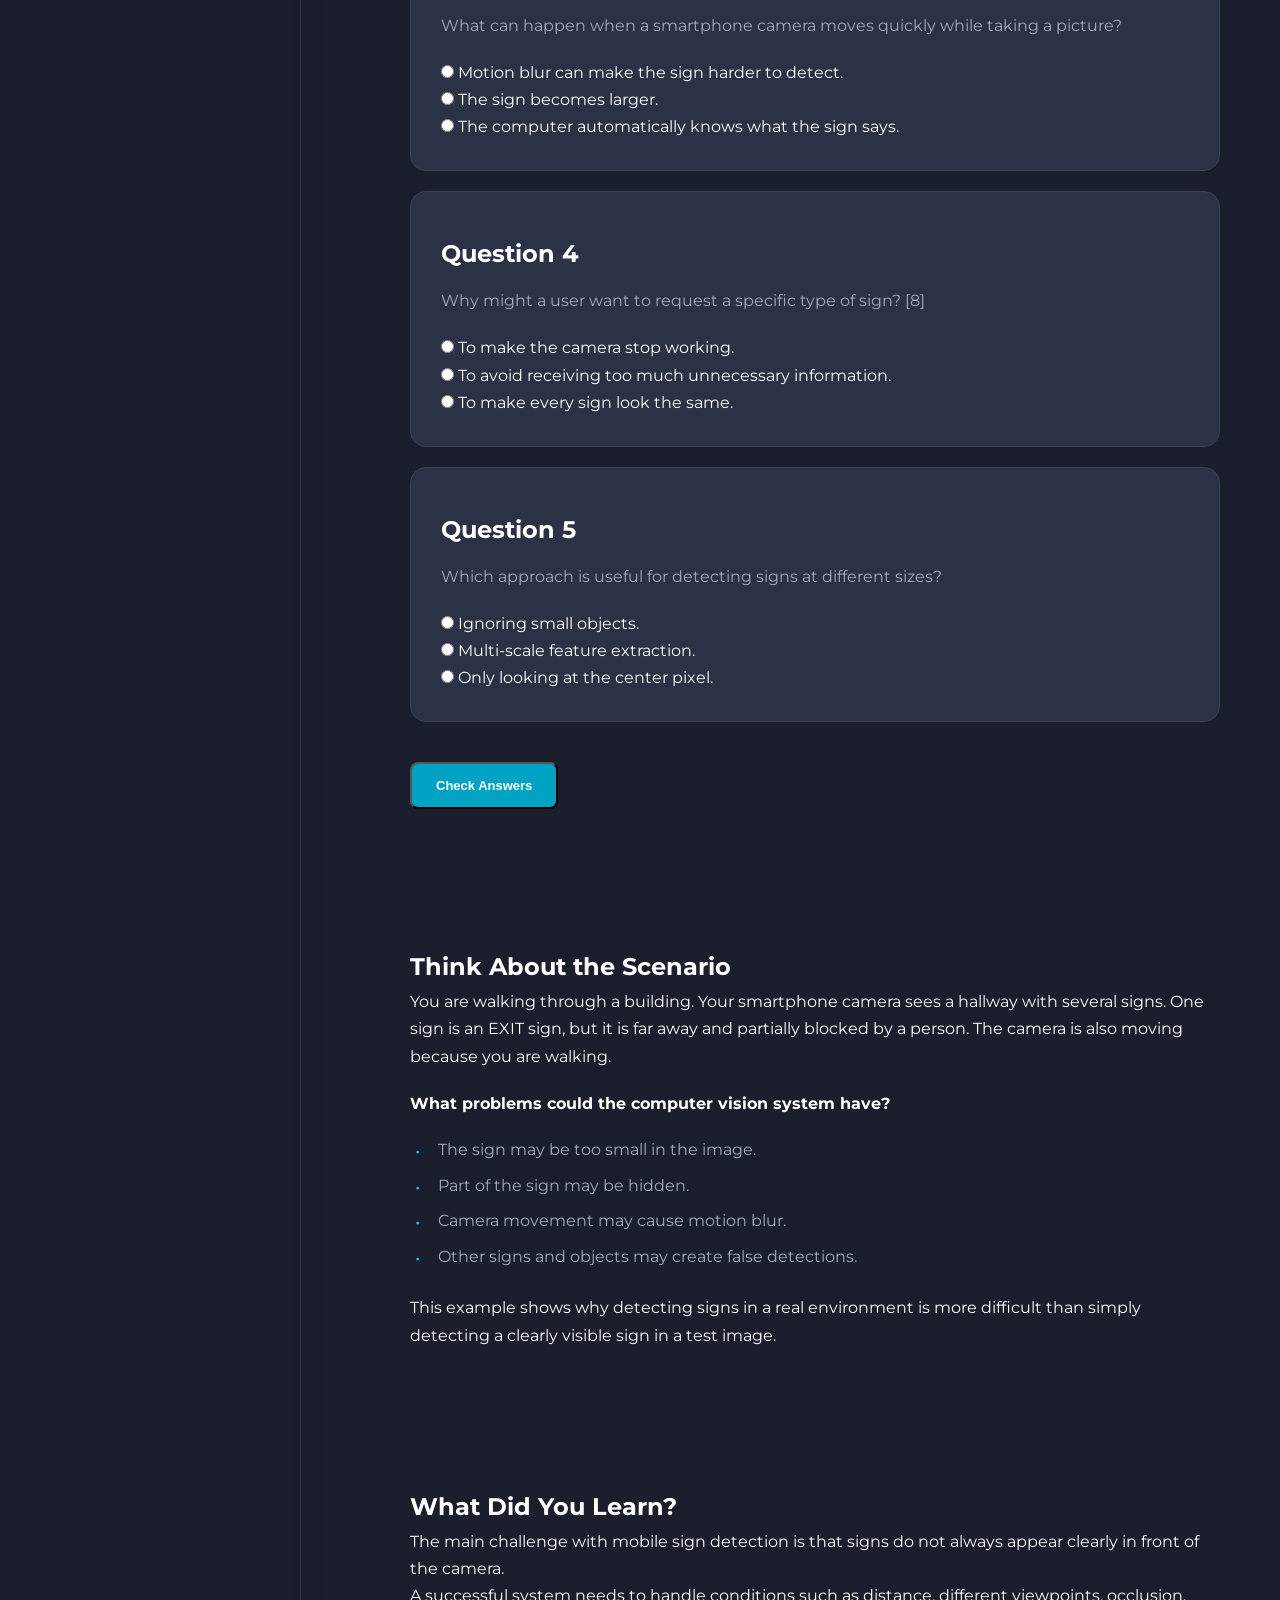
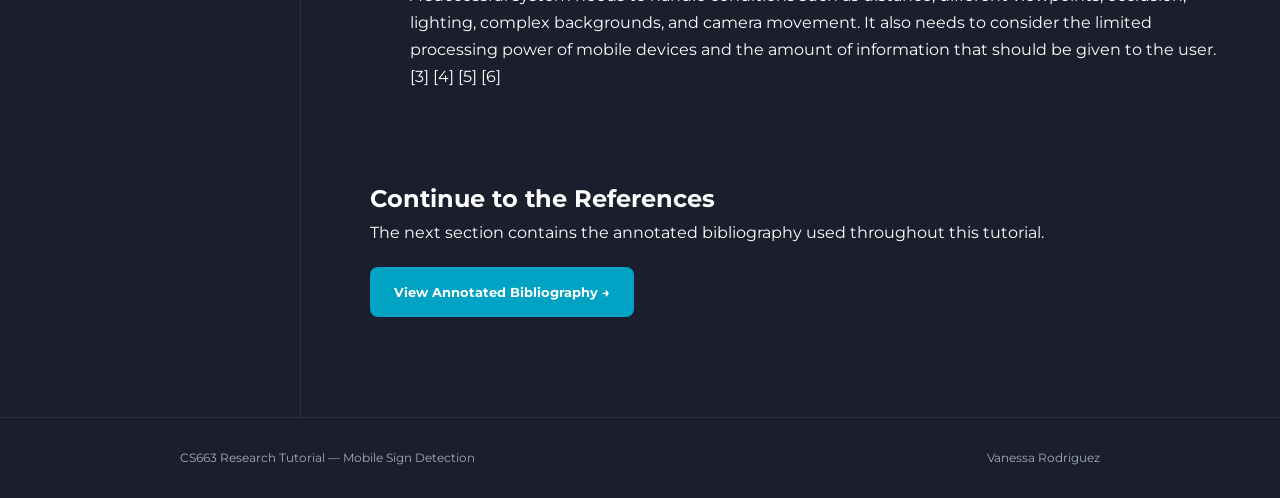
<file: interactive.html>
<!DOCTYPE html>
<html lang="en">

<head>
    <meta charset="UTF-8">
    <meta name="viewport" content="width=device-width, initial-scale=1.0">

    <title>Interactive - Mobile Sign Detection</title>

    <link rel="stylesheet" href="css/style.css">

    <!-- Montserrat Font -->
    <link rel="preconnect" href="https://fonts.googleapis.com">
    <link rel="preconnect" href="https://fonts.gstatic.com" crossorigin>
    <link href="https://fonts.googleapis.com/css2?family=Montserrat:wght@400;500;600;700;800&display=swap"
        rel="stylesheet">
</head>

<body>

    <!-- Floating Navigation -->
    <nav class="navbar subpage-navbar">

        <div class="nav-container">

            <div class="nav-links" id="navLinks">

                <a href="introduction.html">Intro</a>
                <a href="mobile-cameras.html">Mobile Cameras</a>
                <a href="techniques.html">Techniques</a>
                <a href="research.html">Research</a>
                <a href="difficult-scenarios.html">Difficult Scenarios</a>
                <a href="limitations.html">Limitations</a>
                <a href="future.html">Future</a>
                <a href="interactive.html" class="active">Quiz</a>
                <a href="bibliography.html">Bibliography</a>

            </div>

            <button class="menu-button" onclick="toggleMenu()">
                <span></span>
                <span></span>
                <span></span>
            </button>

        </div>

    </nav>


    <!-- Page Layout -->
    <main class="page-layout">

        <!-- Sticky Sidebar -->
        <aside class="side-menu">

            <a href="index.html" class="side-title">
                MOBILE SIGN DETECTION
            </a>

            <div class="side-links">

                <a href="#interactive-intro">
                    Interactive Activity
                </a>

                <a href="#quiz">
                    Quick Quiz
                </a>

                <a href="#scenario">
                    Think About the Scenario
                </a>

                <a href="#what-learned">
                    What Did You Learn?
                </a>

                <a href="#references">
                    Continue to References
                </a>

            </div>

        </aside>


        <!-- Main Content -->
        <div class="page-content">

            <!-- Page Audio -->
            <section class="audio-section">

                <div class="audio-card">

                    <div class="audio-icon">
                        🎧
                    </div>

                    <div class="audio-content">

                        <p class="audio-label">
                            LISTEN TO THIS PAGE
                        </p>

                        <h3>
                            Interactive Activity
                        </h3>

                        <p>
                            Listen to instructions for the quiz and scenario activity
                            about mobile sign detection.
                        </p>

                        <audio controls>
                            <source src="audio/quiz.mp3" type="audio/mpeg">
                            Your browser does not support the audio element.
                        </audio>

                    </div>

                </div>

            </section>


            <!-- Page Header -->
            <section class="page-header">

                <h1>Interactive Activity</h1>

                <p>
                    Test what you learned about mobile sign detection.
                </p>

            </section>


            <!-- Introduction -->
            <section class="content-section" id="interactive-intro">

                <h2>How Does the Environment Affect Detection?</h2>

                <p>
                    Sign detection becomes more difficult when the sign is
                    small, far away, partially blocked, viewed from an angle,
                    or surrounded by other objects. <a href="bibliography.html#source3">[3]</a>
                    <a href="bibliography.html#source4">[4]</a>
                    <a href="bibliography.html#source5">[5]</a>
                    <a href="bibliography.html#source6">[6]</a>
                </p>

                <p>
                    Try the questions below to see how well you understand
                    the challenges and techniques discussed in this tutorial.
                </p>

            </section>


            <!-- Quiz -->
            <section class="content-section" id="quiz">

                <h2>Quick Quiz</h2>


                <!-- Question 1 -->
                <div class="topic-card">

                    <h3>Question 1</h3>

                    <p>
                        Why can a sign that is far away be difficult for a
                        computer vision system to detect?
                    </p>

                    <label>
                        <input type="radio" name="q1" value="wrong">
                        The camera cannot take pictures outside.
                    </label>

                    <br>

                    <label>
                        <input type="radio" name="q1" value="correct">
                        The sign occupies fewer pixels in the image.
                    </label>

                    <br>

                    <label>
                        <input type="radio" name="q1" value="wrong">
                        The sign automatically disappears.
                    </label>

                </div>


                <!-- Question 2 -->
                <div class="topic-card">

                    <h3>Question 2</h3>

                    <p>
                        Which situation is an example of occlusion?
                    </p>

                    <label>
                        <input type="radio" name="q2" value="wrong">
                        A sign is directly in front of the camera.
                    </label>

                    <br>

                    <label>
                        <input type="radio" name="q2" value="correct">
                        A person is partially blocking the sign.
                    </label>

                    <br>

                    <label>
                        <input type="radio" name="q2" value="wrong">
                        The sign is brightly lit.
                    </label>

                </div>


                <!-- Question 3 -->
                <div class="topic-card">

                    <h3>Question 3</h3>

                    <p>
                        What can happen when a smartphone camera moves quickly
                        while taking a picture?
                    </p>

                    <label>
                        <input type="radio" name="q3" value="correct">
                        Motion blur can make the sign harder to detect.
                    </label>

                    <br>

                    <label>
                        <input type="radio" name="q3" value="wrong">
                        The sign becomes larger.
                    </label>

                    <br>

                    <label>
                        <input type="radio" name="q3" value="wrong">
                        The computer automatically knows what the sign says.
                    </label>

                </div>


                <!-- Question 4 -->
                <div class="topic-card">

                    <h3>Question 4</h3>

                    <p>
                        Why might a user want to request a specific type of
                        sign?
                        <a href="bibliography.html#source8">[8]</a>
                    </p>

                    <label>
                        <input type="radio" name="q4" value="wrong">
                        To make the camera stop working.
                    </label>

                    <br>

                    <label>
                        <input type="radio" name="q4" value="correct">
                        To avoid receiving too much unnecessary information.
                    </label>

                    <br>

                    <label>
                        <input type="radio" name="q4" value="wrong">
                        To make every sign look the same.
                    </label>

                </div>


                <!-- Question 5 -->
                <div class="topic-card">

                    <h3>Question 5</h3>

                    <p>
                        Which approach is useful for detecting signs at
                        different sizes?
                    </p>

                    <label>
                        <input type="radio" name="q5" value="wrong">
                        Ignoring small objects.
                    </label>

                    <br>

                    <label>
                        <input type="radio" name="q5" value="correct">
                        Multi-scale feature extraction.
                    </label>

                    <br>

                    <label>
                        <input type="radio" name="q5" value="wrong">
                        Only looking at the center pixel.
                    </label>

                </div>


                <!-- Quiz Button -->
                <button class="button" id="check-quiz">
                    Check Answers
                </button>

                <h3 id="quiz-result"></h3>

            </section>


            <!-- Scenario Activity -->
            <section class="content-section" id="scenario">

                <h2>Think About the Scenario</h2>

                <div class="goal-section">

                    <p>
                        You are walking through a building.
                        Your smartphone camera sees a hallway with several
                        signs. One sign is an EXIT sign, but it is far away
                        and partially blocked by a person. The camera is also
                        moving because you are walking.
                    </p>

                    <p class="scenario-question">
                        <strong>
                            What problems could the computer vision system
                            have?
                        </strong>
                    </p>

                    <ul>

                        <li>
                            The sign may be too small in the image.
                        </li>

                        <li>
                            Part of the sign may be hidden.
                        </li>

                        <li>
                            Camera movement may cause motion blur.
                        </li>

                        <li>
                            Other signs and objects may create false detections.
                        </li>

                    </ul>

                    <p>
                        This example shows why detecting signs in a real
                        environment is more difficult than simply detecting a
                        clearly visible sign in a test image.
                    </p>

                </div>

            </section>


            <!-- What Did You Learn -->
            <section class="content-section" id="what-learned">

                <h2>What Did You Learn?</h2>

                <p>
                    The main challenge with mobile sign detection is that signs
                    do not always appear clearly in front of the camera.
                </p>

                <p>
                    A successful system needs to handle conditions such as
                    distance, different viewpoints, occlusion, lighting,
                    complex backgrounds, and camera movement. It also needs to
                    consider the limited processing power of mobile devices
                    and the amount of information that should be given to the
                    user. <a href="bibliography.html#source3">[3]</a>
                    <a href="bibliography.html#source4">[4]</a>
                    <a href="bibliography.html#source5">[5]</a>
                    <a href="bibliography.html#source6">[6]</a>
                </p>

            </section>


            <!-- References -->
            <section class="goal-section" id="references">

                <h2>Continue to the References</h2>

                <p>
                    The next section contains the annotated bibliography used
                    throughout this tutorial.
                </p>

                <a class="button" href="bibliography.html">
                    View Annotated Bibliography →
                </a>

            </section>

        </div>

    </main>

    <!-- Footer -->
    <footer>

        <p>
            CS663 Research Tutorial — Mobile Sign Detection
        </p>

        <p>
            Vanessa Rodriguez
        </p>

    </footer>


    <!-- Quiz JavaScript -->
    <script>

        const quizButton = document.getElementById("check-quiz");

        quizButton.addEventListener("click", function () {

            const questions = ["q1", "q2", "q3", "q4", "q5"];

            let score = 0;

            for (let question of questions) {

                const answer = document.querySelector(
                    'input[name="' + question + '"]:checked'
                );

                if (answer && answer.value === "correct") {
                    score++;
                }

            }

            const result = document.getElementById("quiz-result");

            if (score === 5) {

                result.textContent =
                    "Great job! You got 5 out of 5 correct.";

            } else if (score >= 3) {

                result.textContent =
                    "Good job! You got " + score + " out of 5 correct.";

            } else {

                result.textContent =
                    "You got " + score +
                    " out of 5 correct. Review the previous sections and try again.";

            }

        });

    </script>

    <script>
        function toggleMenu() {
            const navLinks = document.getElementById("navLinks");
            navLinks.classList.toggle("show");
        }
    </script>

</body>

</html>
</file>
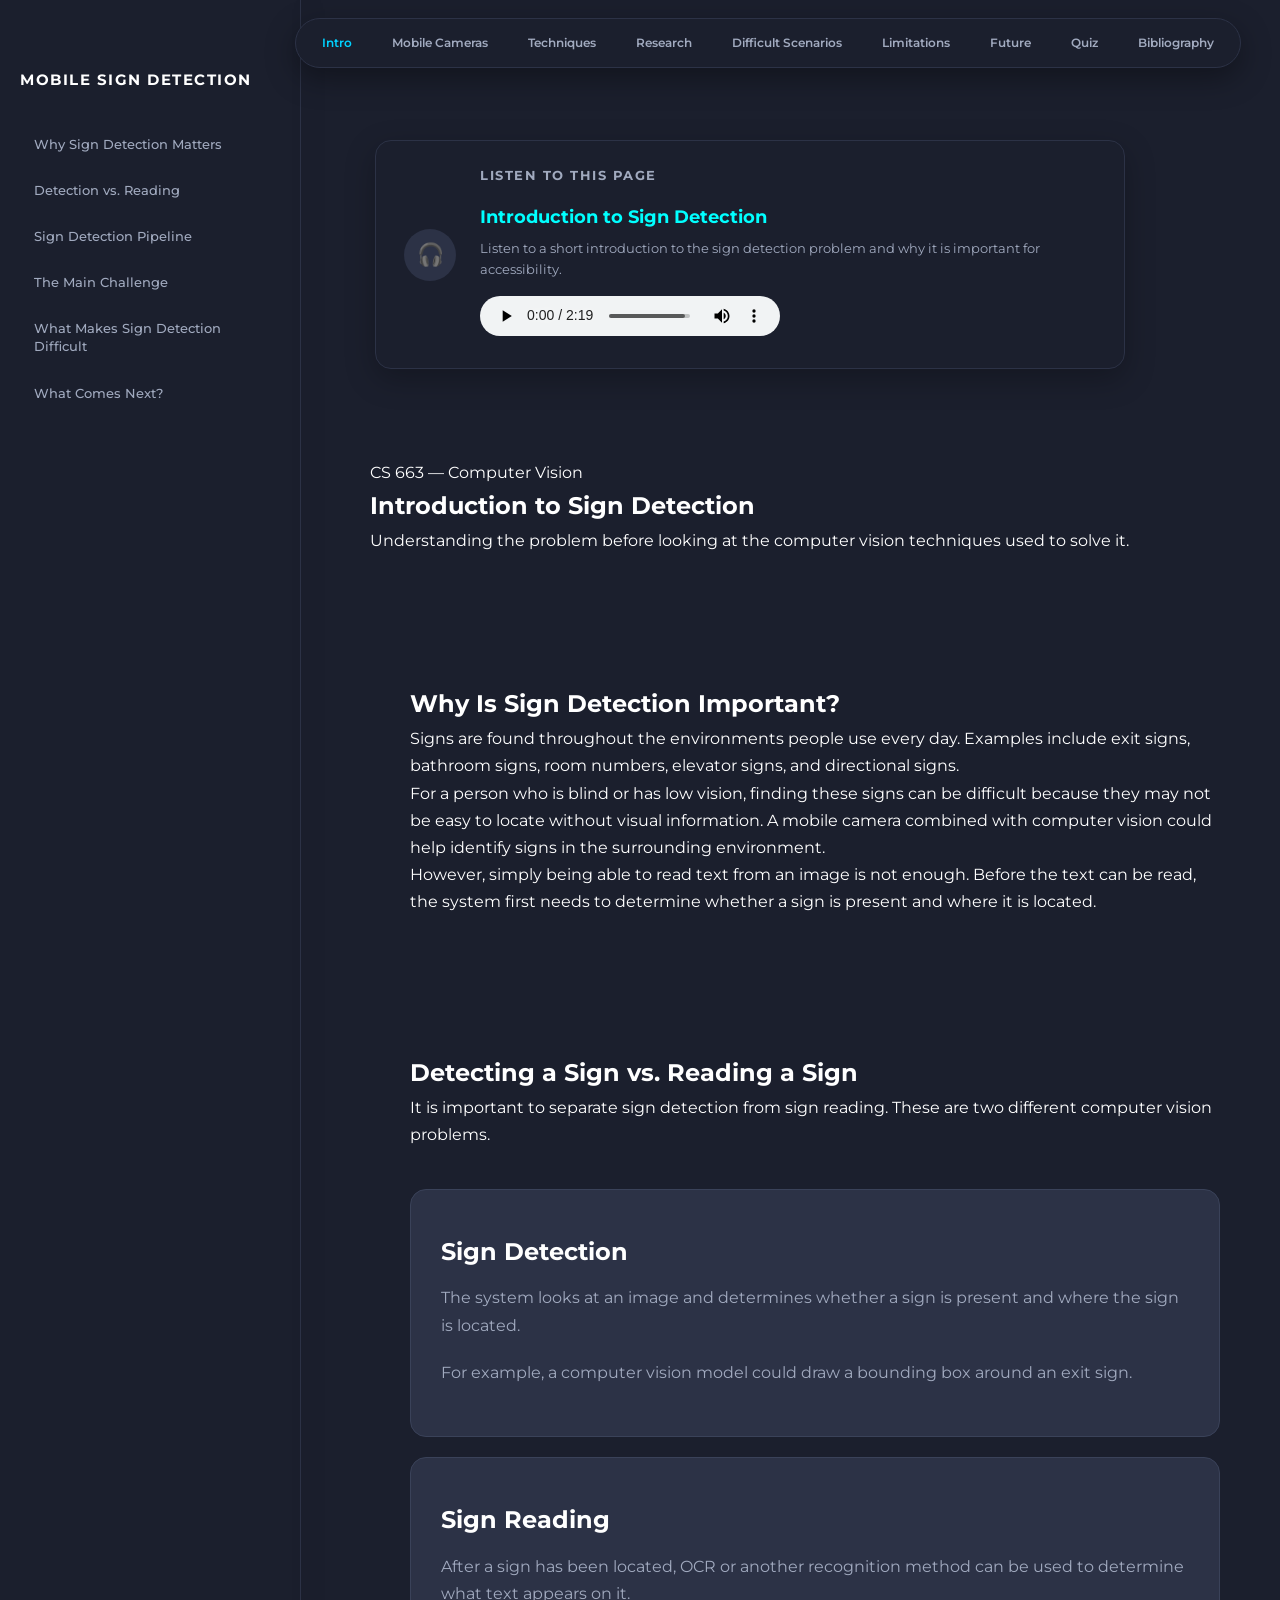
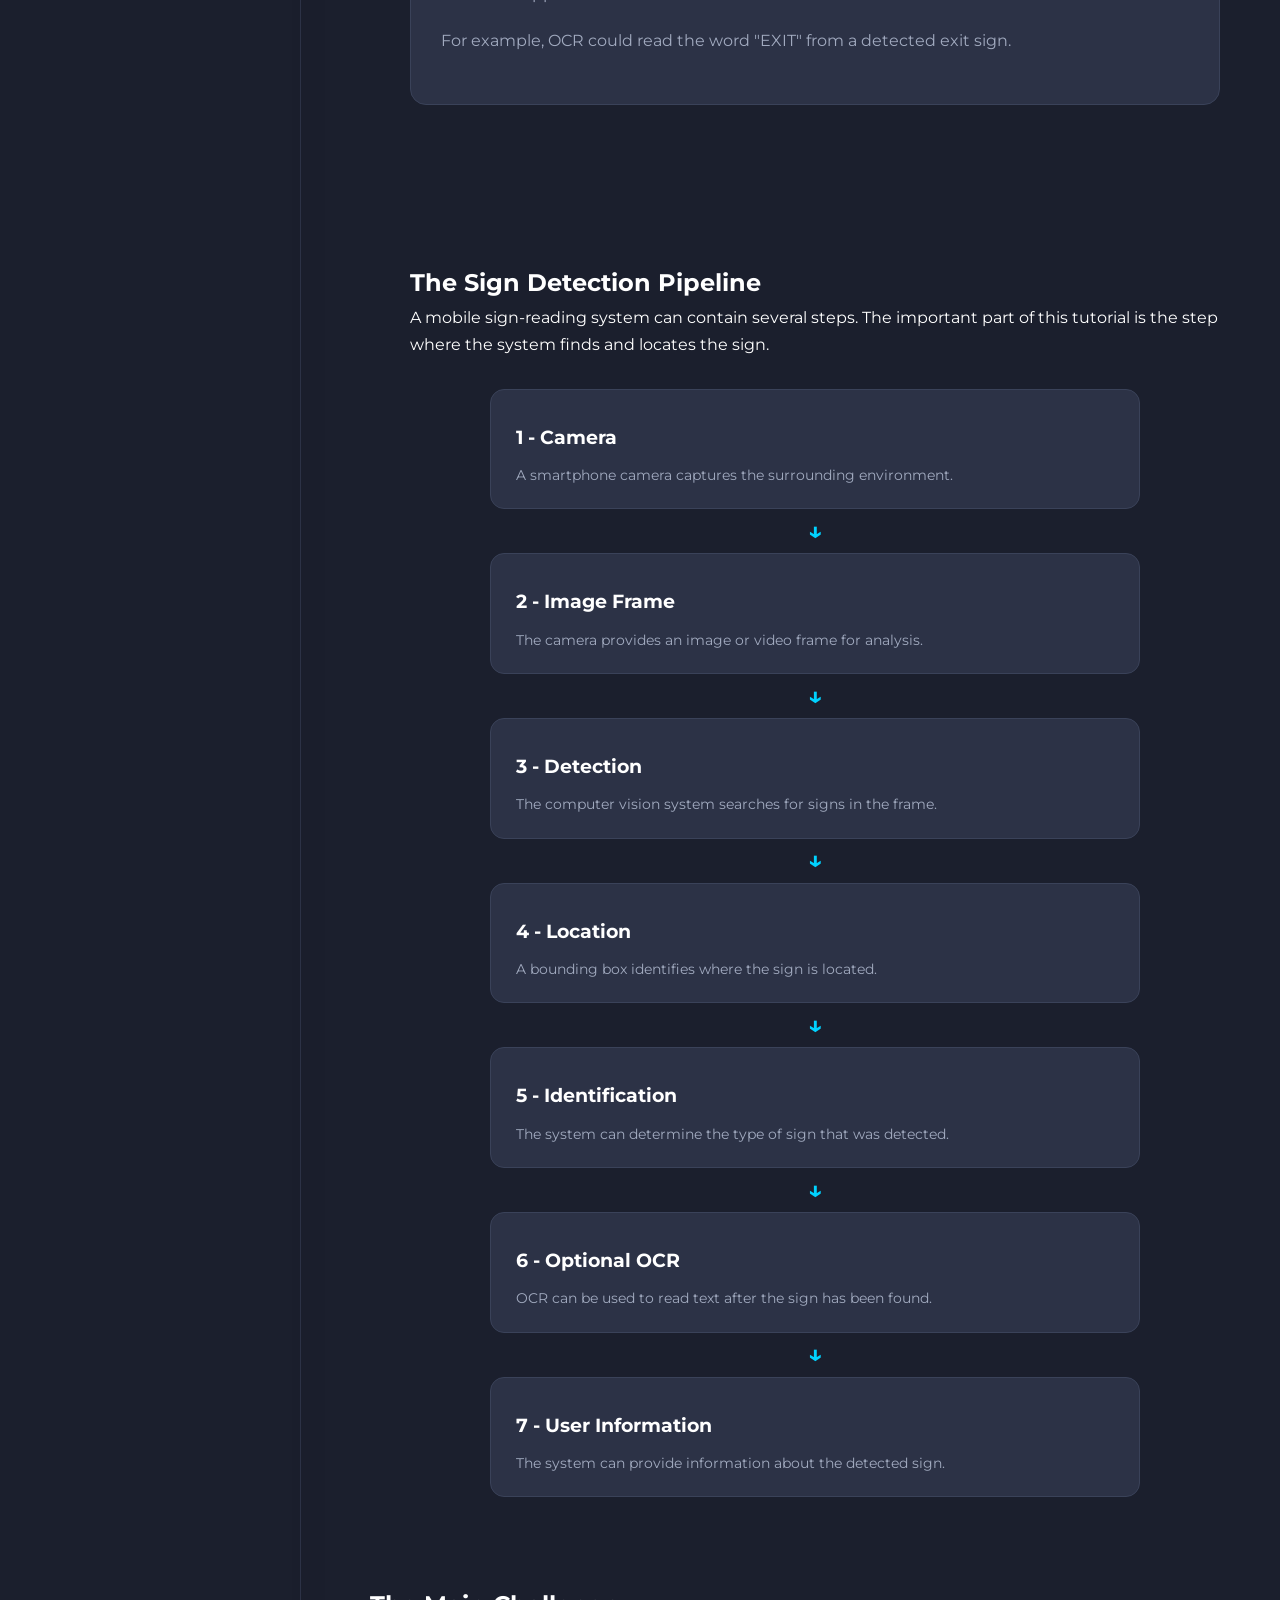
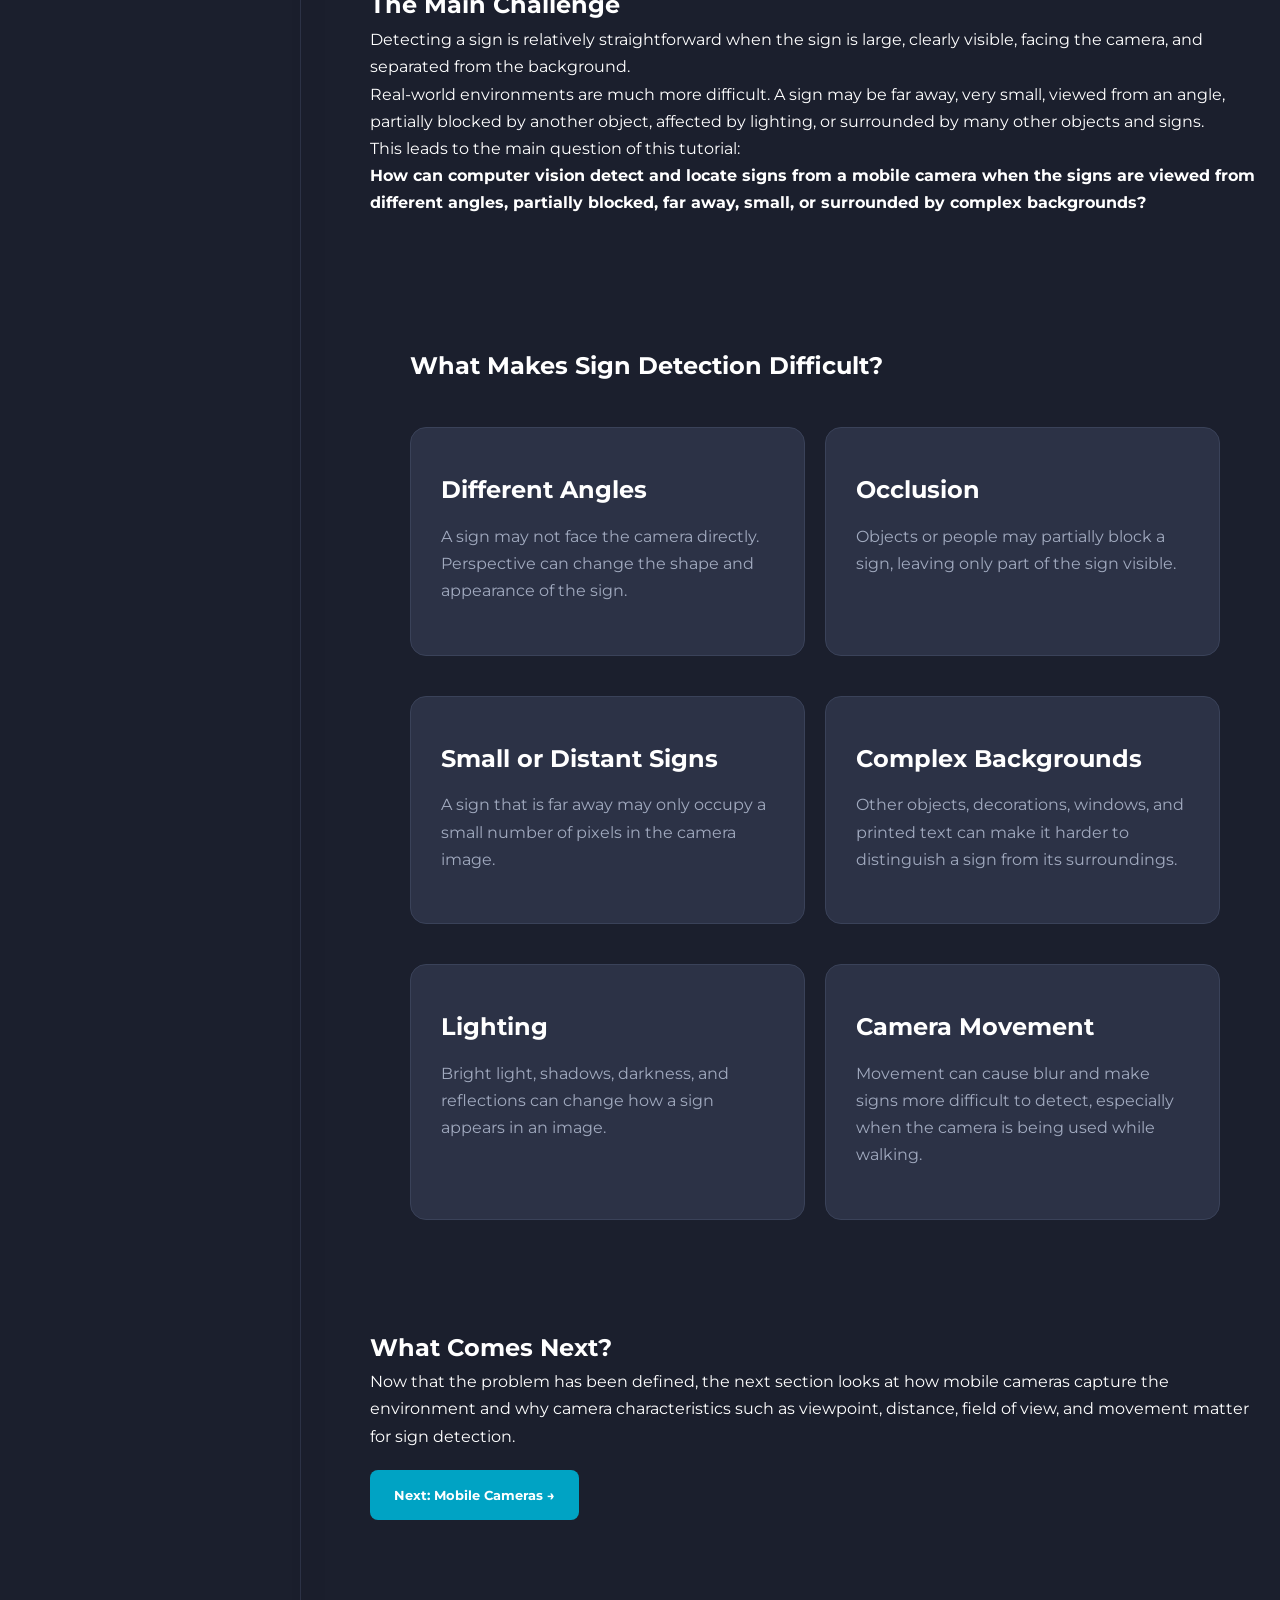
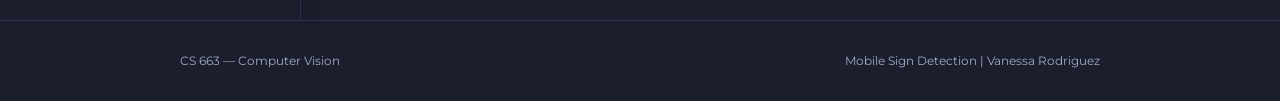
<file: introduction.html>
<!DOCTYPE html>
<html lang="en">

<head>
    <meta charset="UTF-8">
    <meta name="viewport" content="width=device-width, initial-scale=1.0">

    <title>Introduction | Mobile Sign Detection</title>

    <link rel="stylesheet" href="css/style.css">

    <!-- Montserrat Font -->
    <link rel="preconnect" href="https://fonts.googleapis.com">
    <link rel="preconnect" href="https://fonts.gstatic.com" crossorigin>
    <link href="https://fonts.googleapis.com/css2?family=Montserrat:wght@400;500;600;700;800&display=swap"
        rel="stylesheet">
</head>

<body>

    <!-- Navigation -->
    <!-- Navigation -->
    <nav class="navbar subpage-navbar">

        <div class="nav-container">

            <div class="nav-links" id="navLinks">

                <a href="introduction.html" class="active">Intro</a>
                <a href="mobile-cameras.html">Mobile Cameras</a>
                <a href="techniques.html">Techniques</a>
                <a href="research.html">Research</a>
                <a href="difficult-scenarios.html">Difficult Scenarios</a>
                <a href="limitations.html">Limitations</a>
                <a href="future.html">Future</a>
                <a href="interactive.html">Quiz</a>
                <a href="bibliography.html">Bibliography</a>

            </div>

            <button class="menu-button" onclick="toggleMenu()">
                <span></span>
                <span></span>
                <span></span>
            </button>

        </div>

    </nav>


    <!-- Main Content -->
    <main class="page-layout">

        <!-- Left Sidebar -->
        <aside class="side-menu">

            <a href="index.html" class="side-title">
                MOBILE SIGN DETECTION
            </a>

            <div class="side-links">

                <a href="#why-sign-detection">
                    Why Sign Detection Matters
                </a>

                <a href="#detection-reading">
                    Detection vs. Reading
                </a>

                <a href="#pipeline">
                    Sign Detection Pipeline
                </a>

                <a href="#main-challenge">
                    The Main Challenge
                </a>

                <a href="#difficult">
                    What Makes Sign Detection Difficult
                </a>

                <a href="#next">
                    What Comes Next?
                </a>

            </div>

        </aside>




        <!-- Right Side: Page Content -->
        <div class="page-content">

            <!-- Page Audio -->
            <section class="audio-section">

                <div class="audio-card">

                    <div class="audio-icon">
                        🎧
                    </div>

                    <div class="audio-content">

                        <p class="audio-label">
                            LISTEN TO THIS PAGE
                        </p>

                        <h3>
                            Introduction to Sign Detection
                        </h3>

                        <p>
                            Listen to a short introduction to the sign detection
                            problem and why it is important for accessibility.
                        </p>

                        <audio controls>
                            <source src="audio/intro.mp3" type="audio/mpeg">
                            Your browser does not support the audio element.
                        </audio>

                    </div>

                </div>

            </section>

            <!-- Page Header -->
            <section class="page-header">

                <p class="course">CS 663 — Computer Vision</p>

                <h1>Introduction to Sign Detection</h1>

                <p>
                    Understanding the problem before looking at the computer vision
                    techniques used to solve it.
                </p>

            </section>


            <!-- Why Sign Detection Matters -->
            <section class="content-section" id="why-sign-detection">

                <h2>Why Is Sign Detection Important?</h2>

                <p>
                    Signs are found throughout the environments people use every day.
                    Examples include exit signs, bathroom signs, room numbers,
                    elevator signs, and directional signs.
                </p>

                <p>
                    For a person who is blind or has low vision, finding these signs
                    can be difficult because they may not be easy to locate without
                    visual information. A mobile camera combined with computer vision
                    could help identify signs in the surrounding environment.
                </p>

                <p>
                    However, simply being able to read text from an image is not enough.
                    Before the text can be read, the system first needs to determine
                    whether a sign is present and where it is located.
                </p>

            </section>


            <!-- Detection vs. Reading -->
            <section class="content-section" id="detection-reading">

                <h2>Detecting a Sign vs. Reading a Sign</h2>

                <p>
                    It is important to separate sign detection from sign reading.
                    These are two different computer vision problems.
                </p>

                <div class="comparison-grid">

                    <div class="topic-card">

                        <h3>Sign Detection</h3>

                        <p>
                            The system looks at an image and determines whether a sign
                            is present and where the sign is located.
                        </p>

                        <p>
                            For example, a computer vision model could draw a bounding
                            box around an exit sign.
                        </p>

                    </div>


                    <div class="topic-card">

                        <h3>Sign Reading</h3>

                        <p>
                            After a sign has been located, OCR or another recognition
                            method can be used to determine what text appears on it.
                        </p>

                        <p>
                            For example, OCR could read the word "EXIT" from a detected
                            exit sign.
                        </p>

                    </div>

                </div>

            </section>


            <!-- Pipeline -->
            <section class="content-section" id="pipeline">

                <h2>The Sign Detection Pipeline</h2>

                <p>
                    A mobile sign-reading system can contain several steps. The
                    important part of this tutorial is the step where the system
                    finds and locates the sign.
                </p>

                <div class="intro-pipeline">

                    <div class="pipeline-step">

                        <h3> 1 - Camera</h3>

                        <p>
                            A smartphone camera captures the surrounding environment.
                        </p>

                    </div>


                    <div class="arrow">↓</div>


                    <div class="pipeline-step">

                        <h3>2 - Image Frame</h3>

                        <p>
                            The camera provides an image or video frame for analysis.
                        </p>

                    </div>


                    <div class="arrow">↓</div>


                    <div class="pipeline-step">

                        <h3>3 - Detection</h3>

                        <p>
                            The computer vision system searches for signs in the frame.
                        </p>

                    </div>


                    <div class="arrow">↓</div>


                    <div class="pipeline-step">

                        <h3>4 - Location</h3>

                        <p>
                            A bounding box identifies where the sign is located.
                        </p>

                    </div>


                    <div class="arrow">↓</div>


                    <div class="pipeline-step">

                        <h3>5 - Identification</h3>

                        <p>
                            The system can determine the type of sign that was detected.
                        </p>

                    </div>


                    <div class="arrow">↓</div>


                    <div class="pipeline-step">

                        <h3>6 - Optional OCR</h3>

                        <p>
                            OCR can be used to read text after the sign has been found.
                        </p>

                    </div>


                    <div class="arrow">↓</div>


                    <div class="pipeline-step">

                        <h3>7 - User Information</h3>

                        <p>
                            The system can provide information about the detected sign.
                        </p>

                    </div>

                </div>

            </section>


            <!-- Main Challenge -->
            <section class="question-section" id="main-challenge">

                <h2>The Main Challenge</h2>

                <p>
                    Detecting a sign is relatively straightforward when the sign is
                    large, clearly visible, facing the camera, and separated from the
                    background.
                </p>

                <p>
                    Real-world environments are much more difficult. A sign may be
                    far away, very small, viewed from an angle, partially blocked by
                    another object, affected by lighting, or surrounded by many other
                    objects and signs.
                </p>

                <p>
                    This leads to the main question of this tutorial:
                </p>

                <p>
                    <strong>
                        How can computer vision detect and locate signs from a mobile
                        camera when the signs are viewed from different angles,
                        partially blocked, far away, small, or surrounded by complex
                        backgrounds?
                    </strong>
                </p>

            </section>


            <!-- What Makes It Difficult -->
            <section class="content-section" id="difficult">

                <h2>What Makes Sign Detection Difficult?</h2>

                <div class="topic-grid">

                    <div class="topic-card">

                        <h3>Different Angles</h3>

                        <p>
                            A sign may not face the camera directly. Perspective can
                            change the shape and appearance of the sign.
                        </p>

                    </div>


                    <div class="topic-card">

                        <h3>Occlusion</h3>

                        <p>
                            Objects or people may partially block a sign, leaving only
                            part of the sign visible.
                        </p>

                    </div>


                    <div class="topic-card">

                        <h3>Small or Distant Signs</h3>

                        <p>
                            A sign that is far away may only occupy a small number of
                            pixels in the camera image.
                        </p>

                    </div>


                    <div class="topic-card">

                        <h3>Complex Backgrounds</h3>

                        <p>
                            Other objects, decorations, windows, and printed text can
                            make it harder to distinguish a sign from its surroundings.
                        </p>

                    </div>


                    <div class="topic-card">

                        <h3>Lighting</h3>

                        <p>
                            Bright light, shadows, darkness, and reflections can change
                            how a sign appears in an image.
                        </p>

                    </div>


                    <div class="topic-card">

                        <h3>Camera Movement</h3>

                        <p>
                            Movement can cause blur and make signs more difficult to
                            detect, especially when the camera is being used while
                            walking.
                        </p>

                    </div>

                </div>

            </section>


            <!-- Tutorial Roadmap -->
            <section class="goal-section" id="next">

                <h2>What Comes Next?</h2>

                <p>
                    Now that the problem has been defined, the next section looks at
                    how mobile cameras capture the environment and why camera
                    characteristics such as viewpoint, distance, field of view, and
                    movement matter for sign detection.
                </p>

                <a href="mobile-cameras.html" class="button">
                    Next: Mobile Cameras →
                </a>

            </section>

        </div>

    </main>


    <!-- Footer -->
    <footer>

        <p>
            CS 663 — Computer Vision
        </p>

        <p>
            Mobile Sign Detection | Vanessa Rodriguez
        </p>

    </footer>

    <script>
        function toggleMenu() {
            const navLinks = document.getElementById("navLinks");
            navLinks.classList.toggle("show");
        }
    </script>

</body>

</html>
</file>
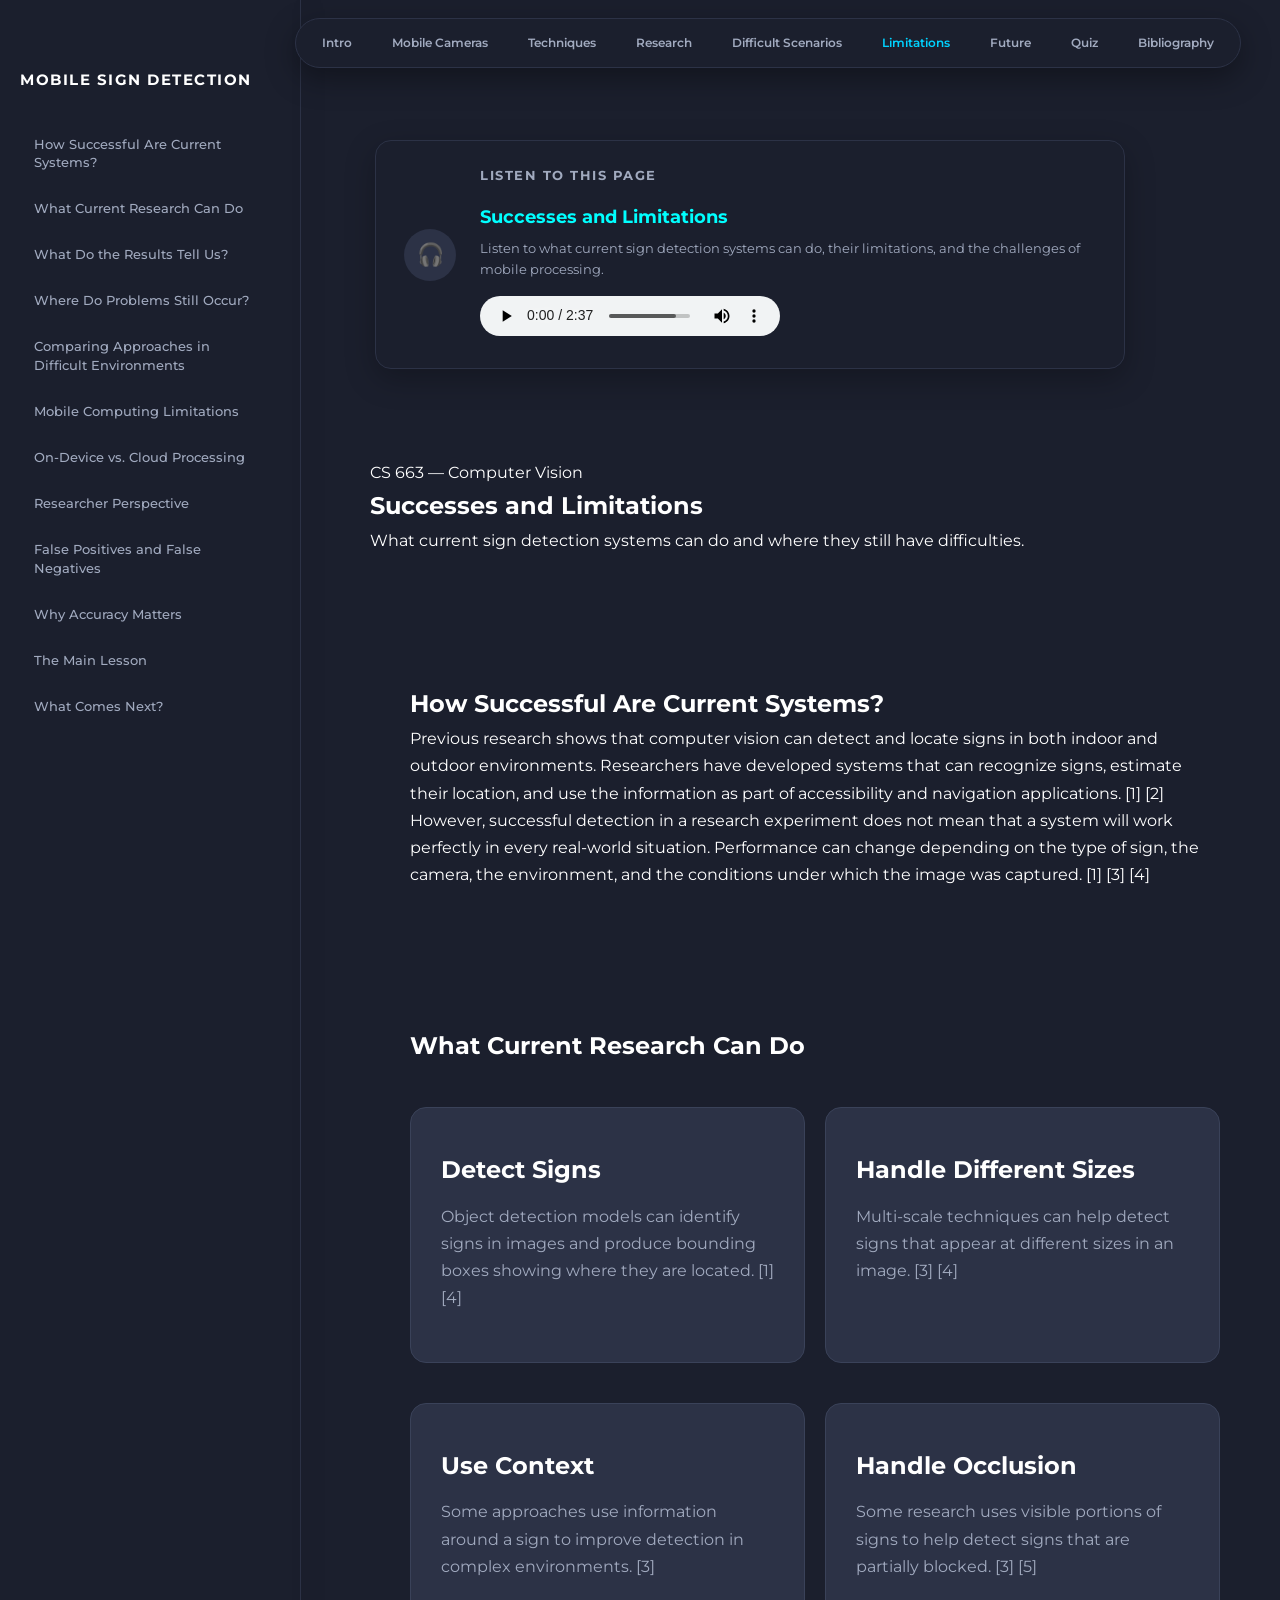
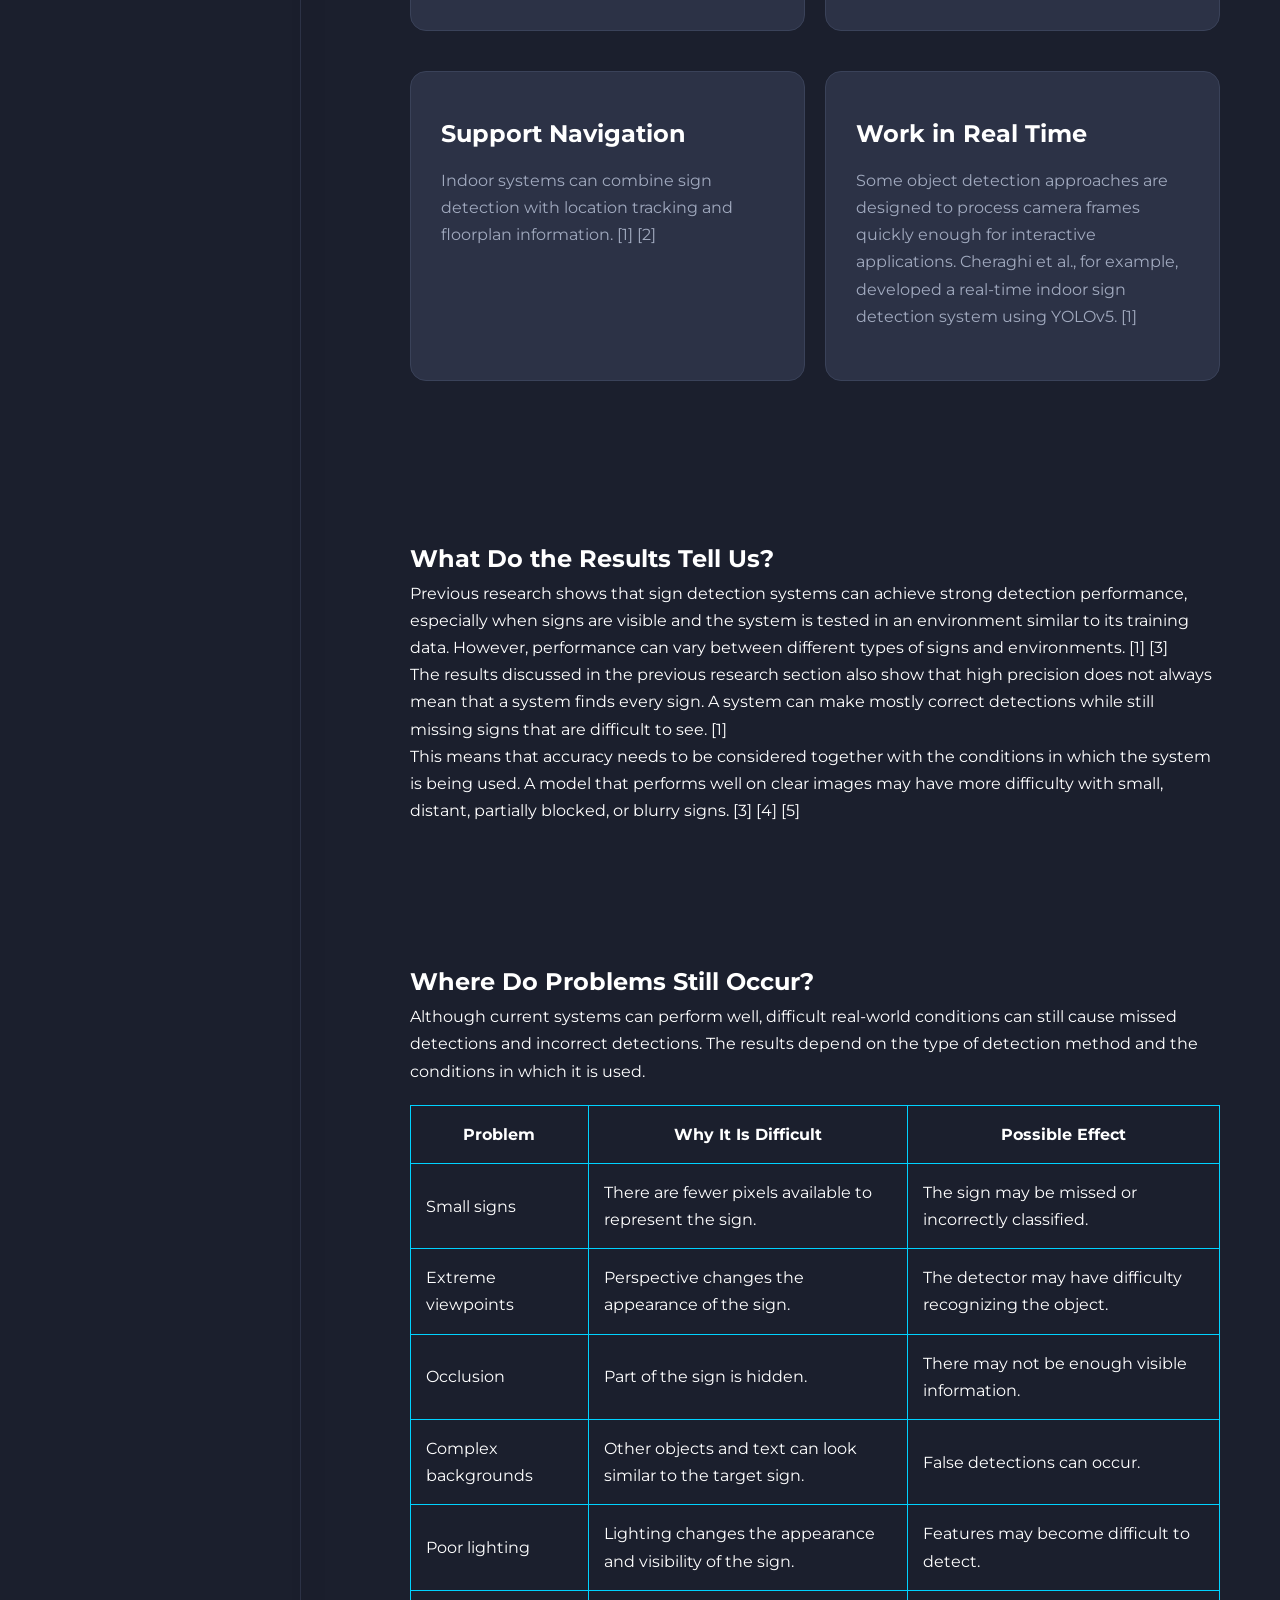
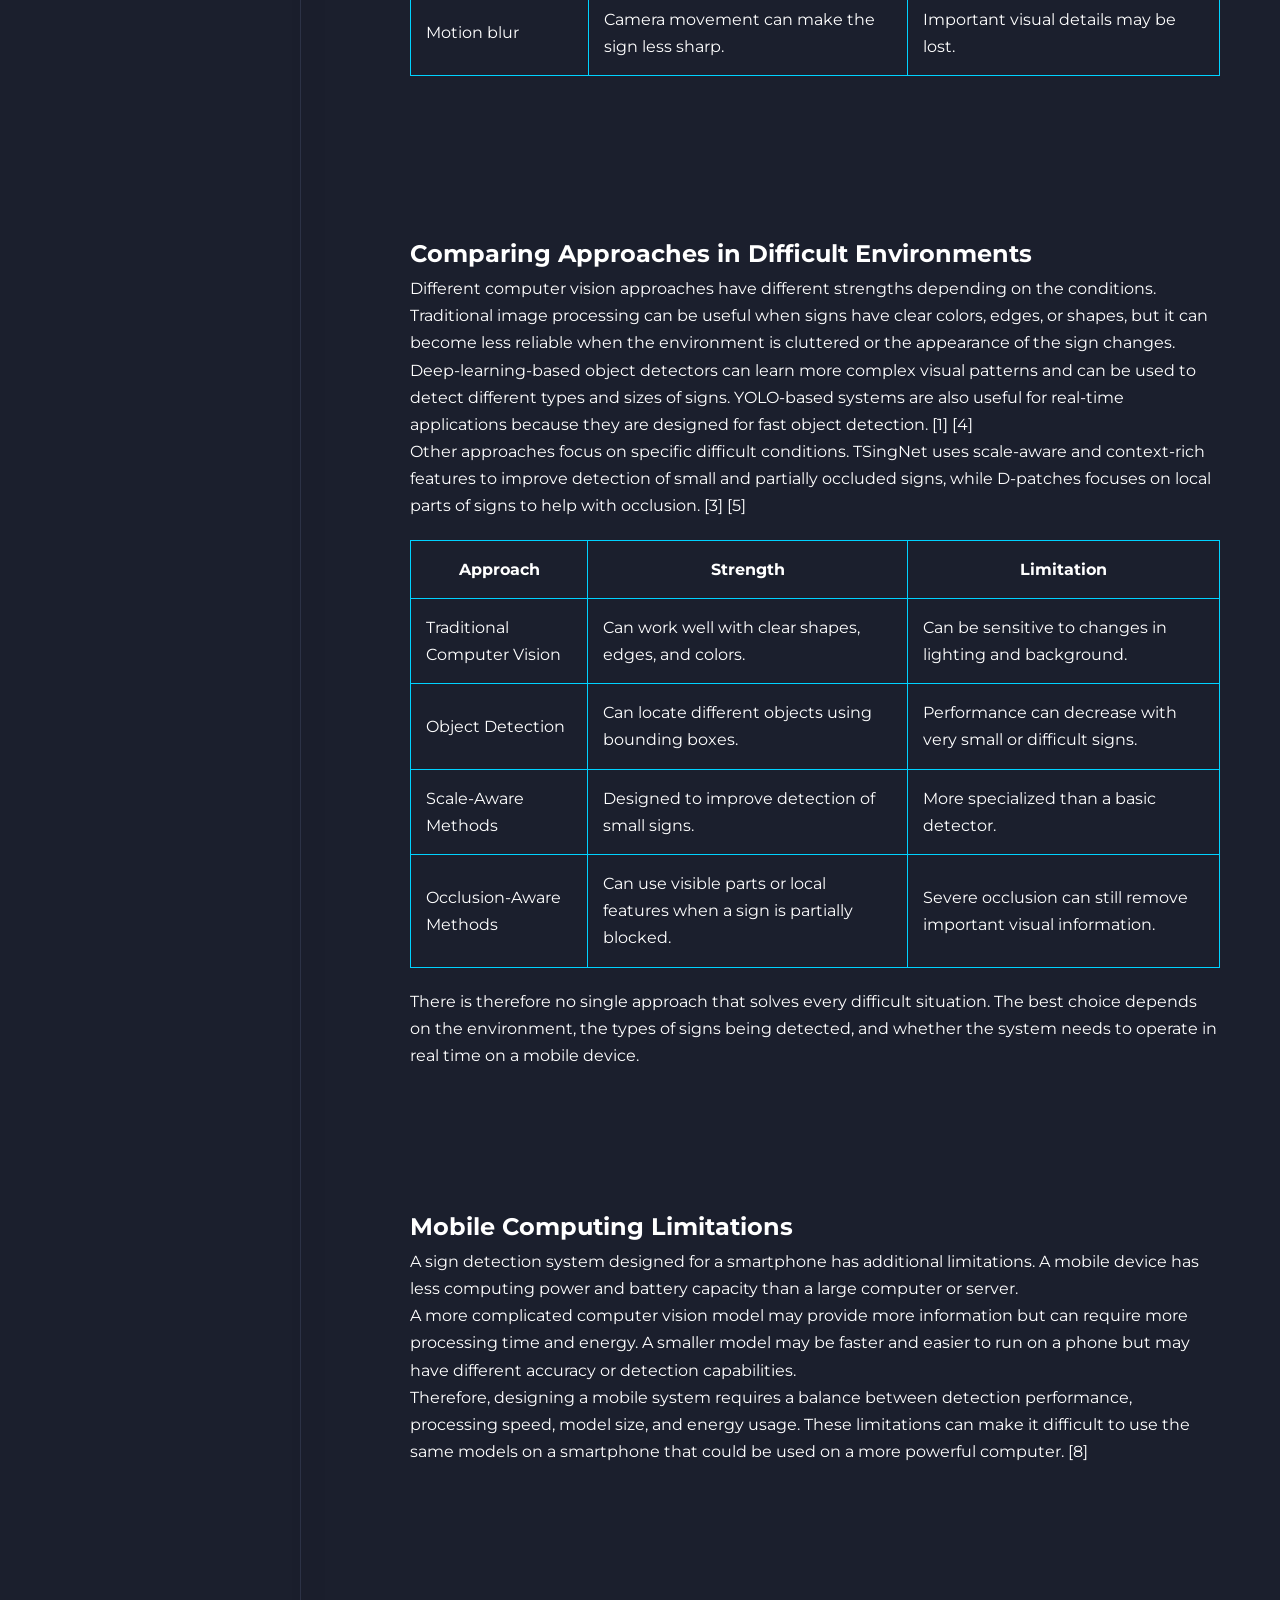
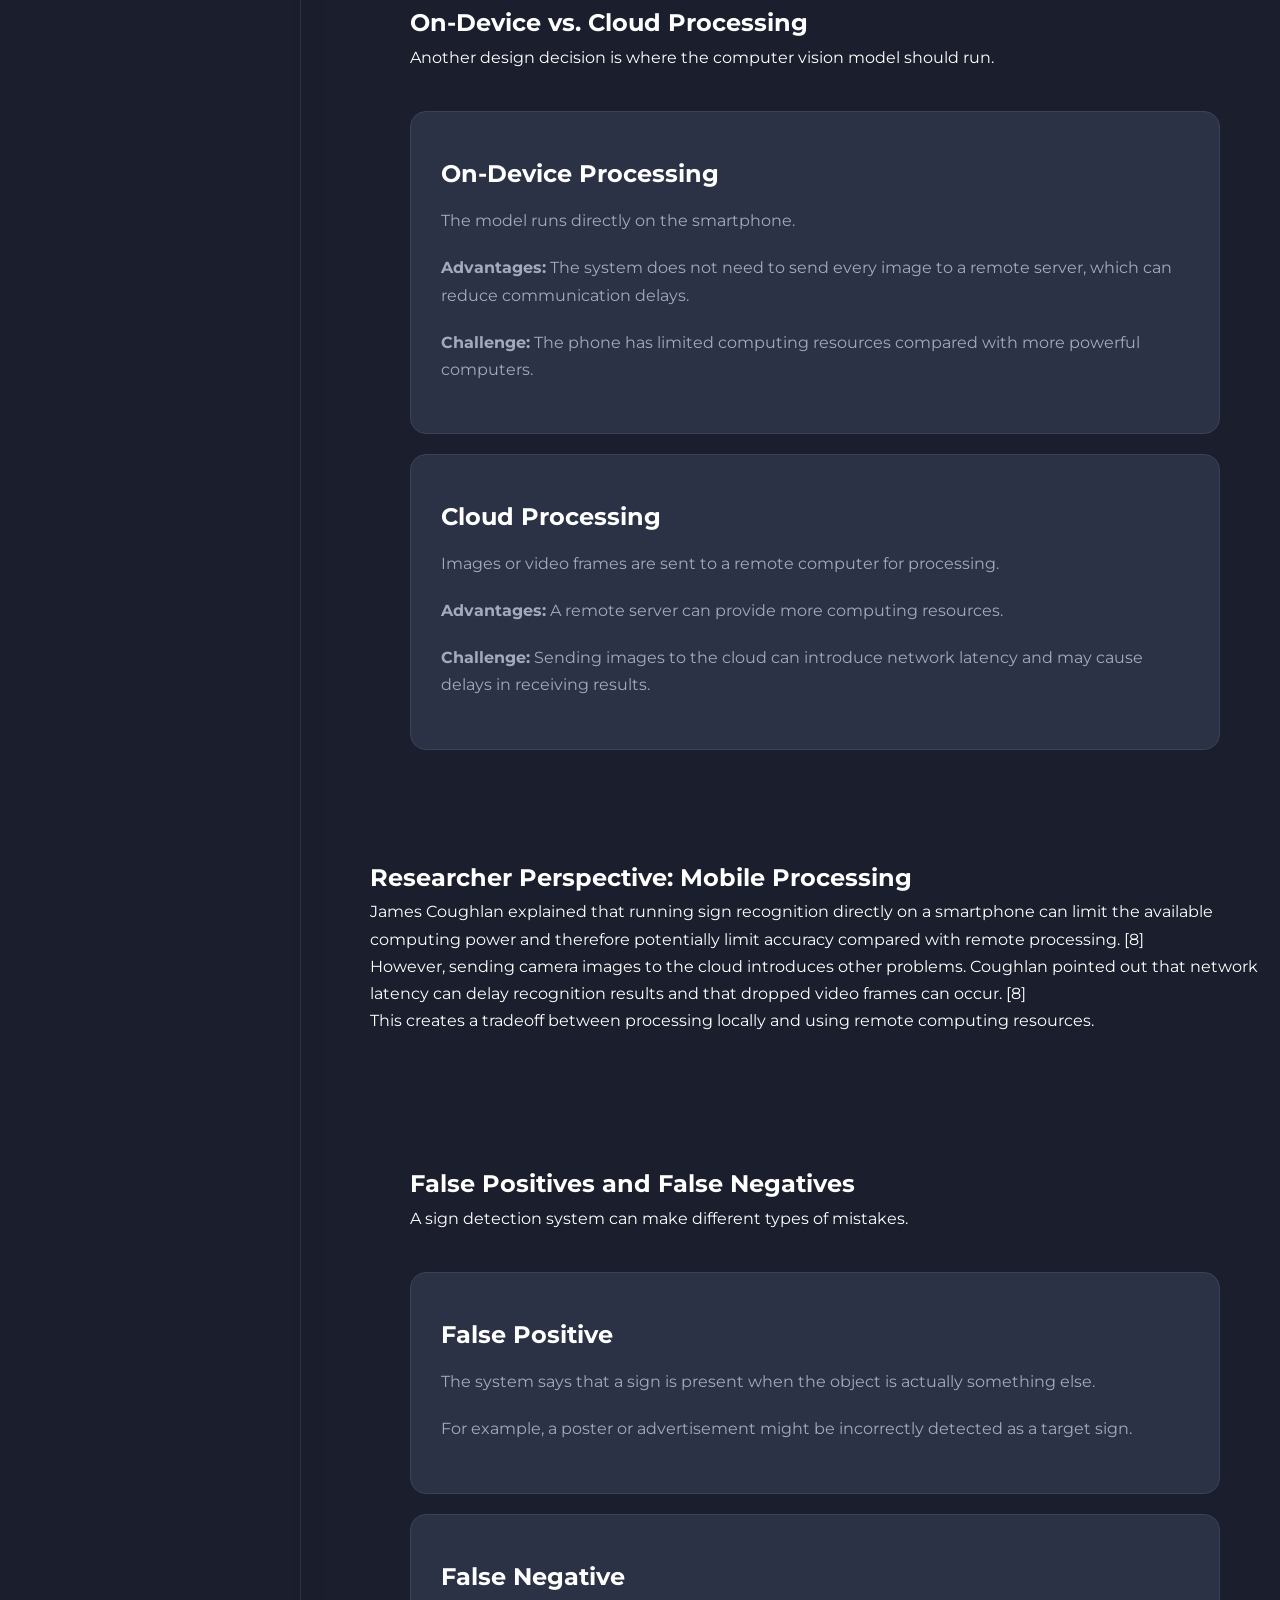
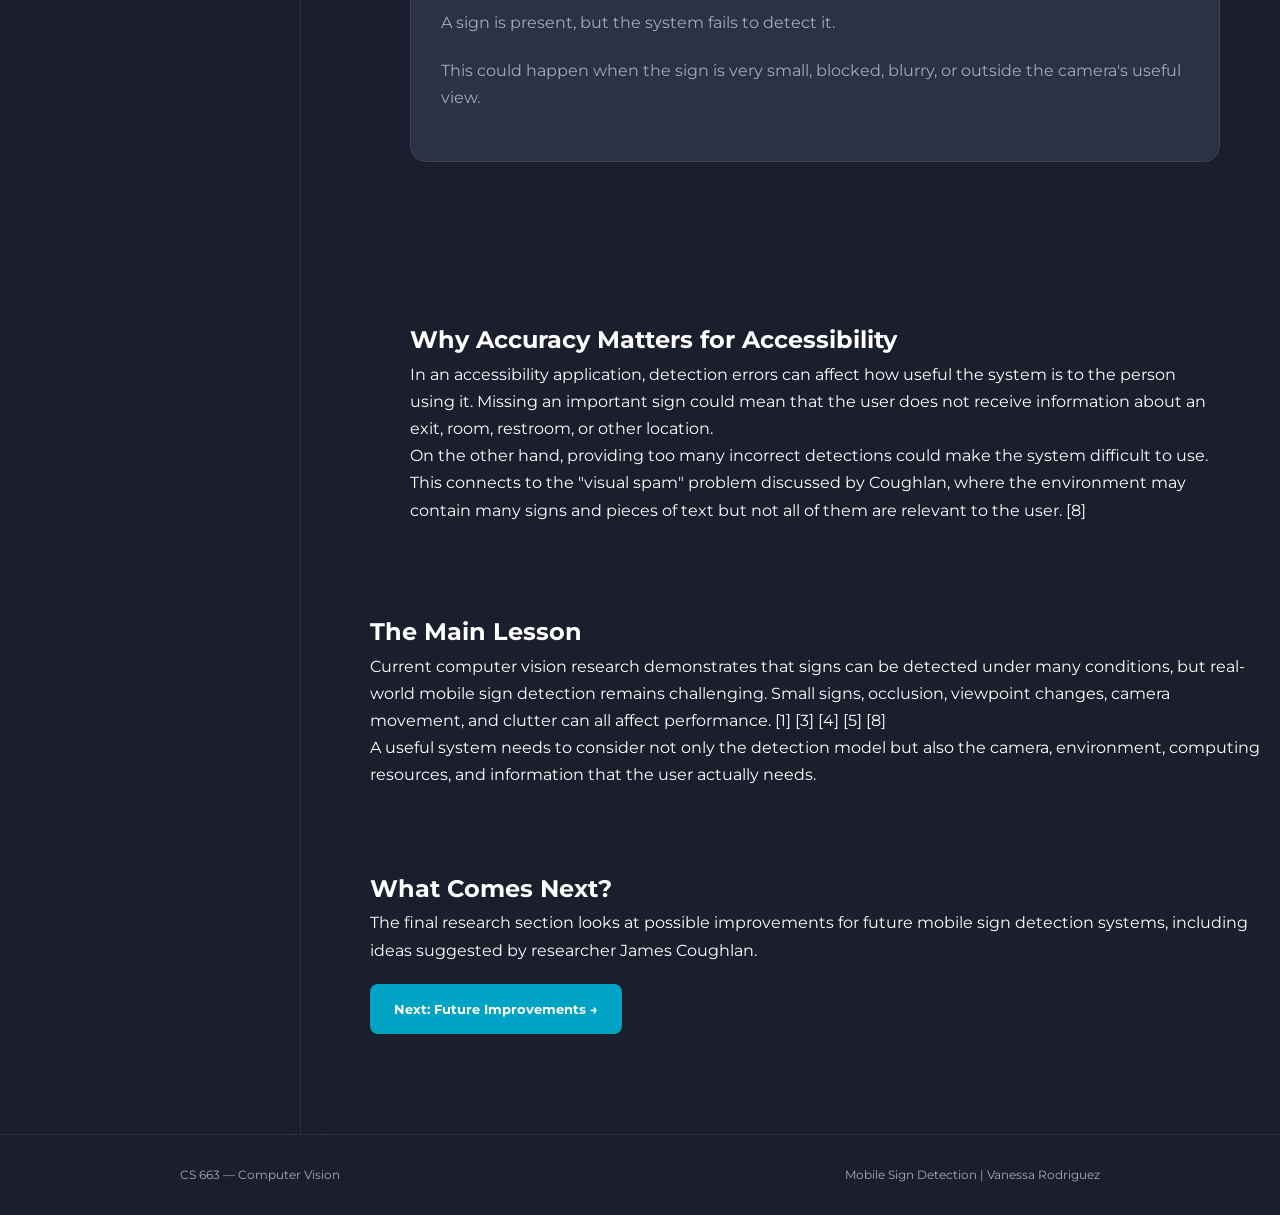
<file: limitations.html>
<!DOCTYPE html>
<html lang="en">

<head>
    <meta charset="UTF-8">
    <meta name="viewport" content="width=device-width, initial-scale=1.0">

    <title>Successes and Limitations | Mobile Sign Detection</title>

    <link rel="stylesheet" href="css/style.css">

    <!-- Montserrat Font -->
    <link rel="preconnect" href="https://fonts.googleapis.com">
    <link rel="preconnect" href="https://fonts.gstatic.com" crossorigin>
    <link href="https://fonts.googleapis.com/css2?family=Montserrat:wght@400;500;600;700;800&display=swap"
        rel="stylesheet">
</head>

<body>

    <!-- Floating Navigation -->
    <nav class="navbar subpage-navbar">

        <div class="nav-container">

            <div class="nav-links" id="navLinks">

                <a href="introduction.html">Intro</a>
                <a href="mobile-cameras.html">Mobile Cameras</a>
                <a href="techniques.html">Techniques</a>
                <a href="research.html">Research</a>
                <a href="difficult-scenarios.html">Difficult Scenarios</a>
                <a href="limitations.html" class="active">Limitations</a>
                <a href="future.html">Future</a>
                <a href="interactive.html">Quiz</a>
                <a href="bibliography.html">Bibliography</a>

            </div>

            <button class="menu-button" onclick="toggleMenu()">
                <span></span>
                <span></span>
                <span></span>
            </button>

        </div>

    </nav>


    <!-- Main Content -->
    <main class="page-layout">

        <!-- Sticky Sidebar -->
        <aside class="side-menu">

            <a href="index.html" class="side-title">
                MOBILE SIGN DETECTION
            </a>

            <div class="side-links">

                <a href="#how-successful">
                    How Successful Are Current Systems?
                </a>

                <a href="#current-research">
                    What Current Research Can Do
                </a>

                <a href="#performance">
                    What Do the Results Tell Us?
                </a>

                <a href="#problems">
                    Where Do Problems Still Occur?
                </a>

                <a href="#approach-comparison">
                    Comparing Approaches in Difficult Environments
                </a>

                <a href="#mobile-computing">
                    Mobile Computing Limitations
                </a>

                <a href="#on-device-cloud">
                    On-Device vs. Cloud Processing
                </a>

                <a href="#researcher">
                    Researcher Perspective
                </a>

                <a href="#false-results">
                    False Positives and False Negatives
                </a>

                <a href="#accessibility">
                    Why Accuracy Matters
                </a>

                <a href="#main-lesson">
                    The Main Lesson
                </a>

                <a href="#next">
                    What Comes Next?
                </a>

            </div>

        </aside>


        <!-- Page Content -->
        <div class="page-content">

            <!-- Page Audio -->
            <section class="audio-section">

                <div class="audio-card">

                    <div class="audio-icon">
                        🎧
                    </div>

                    <div class="audio-content">

                        <p class="audio-label">
                            LISTEN TO THIS PAGE
                        </p>

                        <h3>
                            Successes and Limitations
                        </h3>

                        <p>
                            Listen to what current sign detection systems can do,
                            their limitations, and the challenges of mobile processing.
                        </p>

                        <audio controls>
                            <source src="audio/limitations.mp3" type="audio/mpeg">
                            Your browser does not support the audio element.
                        </audio>

                    </div>

                </div>

            </section>

            <!-- Page Header -->
            <section class="page-header">

                <p class="course">CS 663 — Computer Vision</p>

                <h1>Successes and Limitations</h1>

                <p>
                    What current sign detection systems can do and where they still
                    have difficulties.
                </p>

            </section>


            <!-- Introduction -->
            <section class="content-section" id="how-successful">

                <h2>How Successful Are Current Systems?</h2>

                <p>
                    Previous research shows that computer vision can detect and
                    locate signs in both indoor and outdoor environments. Researchers
                    have developed systems that can recognize signs, estimate their
                    location, and use the information as part of accessibility and
                    navigation applications. <a href="bibliography.html#source1">[1]</a>
                    <a href="bibliography.html#source2">[2]</a>
                </p>

                <p>
                    However, successful detection in a research experiment does not
                    mean that a system will work perfectly in every real-world
                    situation. Performance can change depending on the type of sign, the camera,
                    the environment, and the conditions under which the image was
                    captured. <a href="bibliography.html#source1">[1]</a>
                    <a href="bibliography.html#source3">[3]</a>
                    <a href="bibliography.html#source4">[4]</a>
                </p>

            </section>


            <!-- Successes -->
            <section class="content-section" id="current-research">

                <h2>What Current Research Can Do</h2>

                <div class="topic-grid">

                    <div class="topic-card">

                        <h3>Detect Signs</h3>

                        <p>
                            Object detection models can identify signs in images and
                            produce bounding boxes showing where they are located. <a
                                href="bibliography.html#source1">[1]</a>
                            <a href="bibliography.html#source4">[4]</a>
                        </p>

                    </div>


                    <div class="topic-card">

                        <h3>Handle Different Sizes</h3>

                        <p>
                            Multi-scale techniques can help detect signs that appear
                            at different sizes in an image. <a href="bibliography.html#source3">[3]</a>
                            <a href="bibliography.html#source4">[4]</a>
                        </p>

                    </div>


                    <div class="topic-card">

                        <h3>Use Context</h3>

                        <p>
                            Some approaches use information around a sign to improve
                            detection in complex environments. <a href="bibliography.html#source3">[3]</a>
                        </p>

                    </div>


                    <div class="topic-card">

                        <h3>Handle Occlusion</h3>

                        <p>
                            Some research uses visible portions of signs to help
                            detect signs that are partially blocked. <a href="bibliography.html#source3">[3]</a>
                            <a href="bibliography.html#source5">[5]</a>
                        </p>

                    </div>


                    <div class="topic-card">

                        <h3>Support Navigation</h3>

                        <p>
                            Indoor systems can combine sign detection with location
                            tracking and floorplan information. <a href="bibliography.html#source1">[1]</a>
                            <a href="bibliography.html#source2">[2]</a>
                        </p>

                    </div>


                    <div class="topic-card">

                        <h3>Work in Real Time</h3>

                        <p>
                            Some object detection approaches are designed to process
                            camera frames quickly enough for interactive applications. Cheraghi et al.,
                            for example, developed a real-time indoor sign detection system
                            using YOLOv5. <a href="bibliography.html#source1">[1]</a>
                        </p>

                    </div>

                </div>

            </section>

            <section class="content-section" id="performance">

                <h2>What Do the Results Tell Us?</h2>

                <p>
                    Previous research shows that sign detection systems can achieve
                    strong detection performance, especially when signs are
                    visible and the system is tested in an environment similar to
                    its training data. However, performance can vary between
                    different types of signs and environments.
                    <a href="bibliography.html#source1">[1]</a>
                    <a href="bibliography.html#source3">[3]</a>
                </p>

                <p>
                    The results discussed in the previous research section also show
                    that high precision does not always mean that a system finds
                    every sign. A system can make mostly correct detections while
                    still missing signs that are difficult to see.
                    <a href="bibliography.html#source1">[1]</a>
                </p>

                <p>
                    This means that accuracy needs to be considered together with
                    the conditions in which the system is being used. A model that
                    performs well on clear images may have more difficulty with
                    small, distant, partially blocked, or blurry signs.
                    <a href="bibliography.html#source3">[3]</a>
                    <a href="bibliography.html#source4">[4]</a>
                    <a href="bibliography.html#source5">[5]</a>
                </p>

            </section>


            <!-- Limitations -->
            <section class="content-section" id="problems">

                <h2>Where Do Problems Still Occur?</h2>

                <p>
                <p>
                    Although current systems can perform well, difficult real-world conditions
                    can still cause missed detections and incorrect detections. The results
                    depend on the type of detection method and the conditions in which it is used.
                </p>


                <div class="comparison-table">

                    <table>

                        <thead>

                            <tr>
                                <th>Problem</th>
                                <th>Why It Is Difficult</th>
                                <th>Possible Effect</th>
                            </tr>

                        </thead>

                        <tbody>

                            <tr>

                                <td>
                                    Small signs
                                </td>

                                <td>
                                    There are fewer pixels available to represent
                                    the sign.
                                </td>

                                <td>
                                    The sign may be missed or incorrectly classified.
                                </td>

                            </tr>


                            <tr>

                                <td>
                                    Extreme viewpoints
                                </td>

                                <td>
                                    Perspective changes the appearance of the sign.
                                </td>

                                <td>
                                    The detector may have difficulty recognizing
                                    the object.
                                </td>

                            </tr>


                            <tr>

                                <td>
                                    Occlusion
                                </td>

                                <td>
                                    Part of the sign is hidden.
                                </td>

                                <td>
                                    There may not be enough visible information.
                                </td>

                            </tr>


                            <tr>

                                <td>
                                    Complex backgrounds
                                </td>

                                <td>
                                    Other objects and text can look similar to the
                                    target sign.
                                </td>

                                <td>
                                    False detections can occur.
                                </td>

                            </tr>


                            <tr>

                                <td>
                                    Poor lighting
                                </td>

                                <td>
                                    Lighting changes the appearance and visibility
                                    of the sign.
                                </td>

                                <td>
                                    Features may become difficult to detect.
                                </td>

                            </tr>


                            <tr>

                                <td>
                                    Motion blur
                                </td>

                                <td>
                                    Camera movement can make the sign less sharp.
                                </td>

                                <td>
                                    Important visual details may be lost.
                                </td>

                            </tr>

                        </tbody>

                    </table>

                </div>

            </section>

            <section class="content-section" id="approach-comparison">

                <h2>Comparing Approaches in Difficult Environments</h2>

                <p>
                    Different computer vision approaches have different strengths
                    depending on the conditions. Traditional image processing can be
                    useful when signs have clear colors, edges, or shapes, but it can
                    become less reliable when the environment is cluttered or the
                    appearance of the sign changes.
                </p>

                <p>
                    Deep-learning-based object detectors can learn more complex
                    visual patterns and can be used to detect different types and
                    sizes of signs. YOLO-based systems are also useful for real-time
                    applications because they are designed for fast object
                    detection. <a href="bibliography.html#source1">[1]</a>
                    <a href="bibliography.html#source4">[4]</a>
                </p>

                <p>
                    Other approaches focus on specific difficult conditions. TSingNet
                    uses scale-aware and context-rich features to improve detection
                    of small and partially occluded signs, while D-patches focuses on
                    local parts of signs to help with occlusion.
                    <a href="bibliography.html#source3">[3]</a>
                    <a href="bibliography.html#source5">[5]</a>
                </p>

                <div class="comparison-table">

                    <table>

                        <thead>
                            <tr>
                                <th>Approach</th>
                                <th>Strength</th>
                                <th>Limitation</th>
                            </tr>
                        </thead>

                        <tbody>

                            <tr>
                                <td>Traditional Computer Vision</td>
                                <td>
                                    Can work well with clear shapes, edges, and colors.
                                </td>
                                <td>
                                    Can be sensitive to changes in lighting and
                                    background.
                                </td>
                            </tr>

                            <tr>
                                <td>Object Detection</td>
                                <td>
                                    Can locate different objects using bounding boxes.
                                </td>
                                <td>
                                    Performance can decrease with very small or
                                    difficult signs.
                                </td>
                            </tr>

                            <tr>
                                <td>Scale-Aware Methods</td>
                                <td>
                                    Designed to improve detection of small signs.
                                </td>
                                <td>
                                    More specialized than a basic detector.
                                </td>
                            </tr>

                            <tr>
                                <td>Occlusion-Aware Methods</td>
                                <td>
                                    Can use visible parts or local features when a sign
                                    is partially blocked.
                                </td>
                                <td>
                                    Severe occlusion can still remove important visual
                                    information.
                                </td>
                            </tr>

                        </tbody>

                    </table>

                </div>

                <p>
                    There is therefore no single approach that solves every difficult
                    situation. The best choice depends on the environment, the types
                    of signs being detected, and whether the system needs to operate
                    in real time on a mobile device.
                </p>

            </section>


            <!-- Mobile Computing -->
            <section class="content-section" id="mobile-computing">

                <h2>Mobile Computing Limitations</h2>

                <p>
                    A sign detection system designed for a smartphone has additional
                    limitations. A mobile device has less computing power and battery
                    capacity than a large computer or server.
                </p>

                <p>
                    A more complicated computer vision model may provide more
                    information but can require more processing time and energy.
                    A smaller model may be faster and easier to run on a phone but
                    may have different accuracy or detection capabilities.
                </p>

                <p>
                    Therefore, designing a mobile system requires a balance between
                    detection performance, processing speed, model size, and energy
                    usage. These limitations can make it difficult to use the same
                    models on a smartphone that could be used on a more powerful
                    computer. <a href="bibliography.html#source8">[8]</a>
                </p>

            </section>


            <!-- On Device vs Cloud -->
            <section class="content-section" id="on-device-cloud">

                <h2>On-Device vs. Cloud Processing</h2>

                <p>
                    Another design decision is where the computer vision model should
                    run.
                </p>

                <div class="comparison-grid">

                    <div class="topic-card">

                        <h3>On-Device Processing</h3>

                        <p>
                            The model runs directly on the smartphone.
                        </p>

                        <p>
                            <strong>Advantages:</strong>
                            The system does not need to send every image to a remote
                            server, which can reduce communication delays.
                        </p>

                        <p>
                            <strong>Challenge:</strong>
                            The phone has limited computing resources compared with
                            more powerful computers.
                        </p>

                    </div>


                    <div class="topic-card">

                        <h3>Cloud Processing</h3>

                        <p>
                            Images or video frames are sent to a remote computer for
                            processing.
                        </p>

                        <p>
                            <strong>Advantages:</strong>
                            A remote server can provide more computing resources.
                        </p>

                        <p>
                            <strong>Challenge:</strong>
                            Sending images to the cloud can introduce network latency
                            and may cause delays in receiving results.
                        </p>

                    </div>

                </div>

            </section>


            <!-- Researcher Perspective -->
            <section class="question-section" id="researcher">

                <h2>Researcher Perspective: Mobile Processing</h2>

                <p>
                    James Coughlan explained that running sign recognition directly
                    on a smartphone can limit the available computing power and
                    therefore potentially limit accuracy compared with remote
                    processing. <a href="bibliography.html#source8">[8]</a>
                </p>

                <p>
                    However, sending camera images to the cloud introduces other
                    problems. Coughlan pointed out that network latency can delay
                    recognition results and that dropped video frames can occur.
                    <a href="bibliography.html#source8">[8]</a>
                </p>

                <p>
                    This creates a tradeoff between processing locally and using
                    remote computing resources.
                </p>


            </section>


            <!-- False Positives -->
            <section class="content-section" id="false-results">

                <h2>False Positives and False Negatives</h2>

                <p>
                    A sign detection system can make different types of mistakes.
                </p>

                <div class="comparison-grid">

                    <div class="topic-card">

                        <h3>False Positive</h3>

                        <p>
                            The system says that a sign is present when the object is
                            actually something else.
                        </p>

                        <p>
                            For example, a poster or advertisement might be
                            incorrectly detected as a target sign.
                        </p>

                    </div>


                    <div class="topic-card">

                        <h3>False Negative</h3>

                        <p>
                            A sign is present, but the system fails to detect it.
                        </p>

                        <p>
                            This could happen when the sign is very small, blocked,
                            blurry, or outside the camera's useful view.
                        </p>

                    </div>

                </div>

            </section>


            <!-- Accessibility -->
            <section class="content-section" id="accessibility">

                <h2>Why Accuracy Matters for Accessibility</h2>

                <p>
                    In an accessibility application, detection errors can affect how
                    useful the system is to the person using it.
                    Missing an important sign could mean that the user does not
                    receive information about an exit, room, restroom, or other
                    location.
                </p>

                <p>
                    On the other hand, providing too many incorrect detections could
                    make the system difficult to use. This connects to the "visual
                    spam" problem discussed by Coughlan, where the environment may
                    contain many signs and pieces of text but not all of them are
                    relevant to the user. <a href="bibliography.html#source8">[8]</a>
                </p>

            </section>


            <!-- Overall -->
            <section class="question-section" id="main-lesson">

                <h2>The Main Lesson</h2>

                <p>
                    Current computer vision research demonstrates that signs can be
                    detected under many conditions, but real-world mobile sign
                    detection remains challenging. Small signs, occlusion, viewpoint changes,
                    camera movement, and clutter can all affect performance.
                    <a href="bibliography.html#source1">[1]</a>
                    <a href="bibliography.html#source3">[3]</a>
                    <a href="bibliography.html#source4">[4]</a>
                    <a href="bibliography.html#source5">[5]</a>
                    <a href="bibliography.html#source8">[8]</a>
                </p>

                <p>
                    A useful system needs to consider not only the detection model but
                    also the camera, environment, computing resources, and information
                    that the user actually needs.
                </p>

            </section>


            <!-- Next -->
            <section class="goal-section" id="next">

                <h2>What Comes Next?</h2>

                <p>
                    The final research section looks at possible improvements for
                    future mobile sign detection systems, including ideas suggested
                    by researcher James Coughlan.
                </p>

                <a href="future.html" class="button">
                    Next: Future Improvements →
                </a>

            </section>

        </div>

    </main>


    <!-- Footer -->
    <footer>

        <p>
            CS 663 — Computer Vision
        </p>

        <p>
            Mobile Sign Detection | Vanessa Rodriguez
        </p>

    </footer>

    <script>
        function toggleMenu() {
            const navLinks = document.getElementById("navLinks");
            navLinks.classList.toggle("show");
        }
    </script>

</body>

</html>
</file>
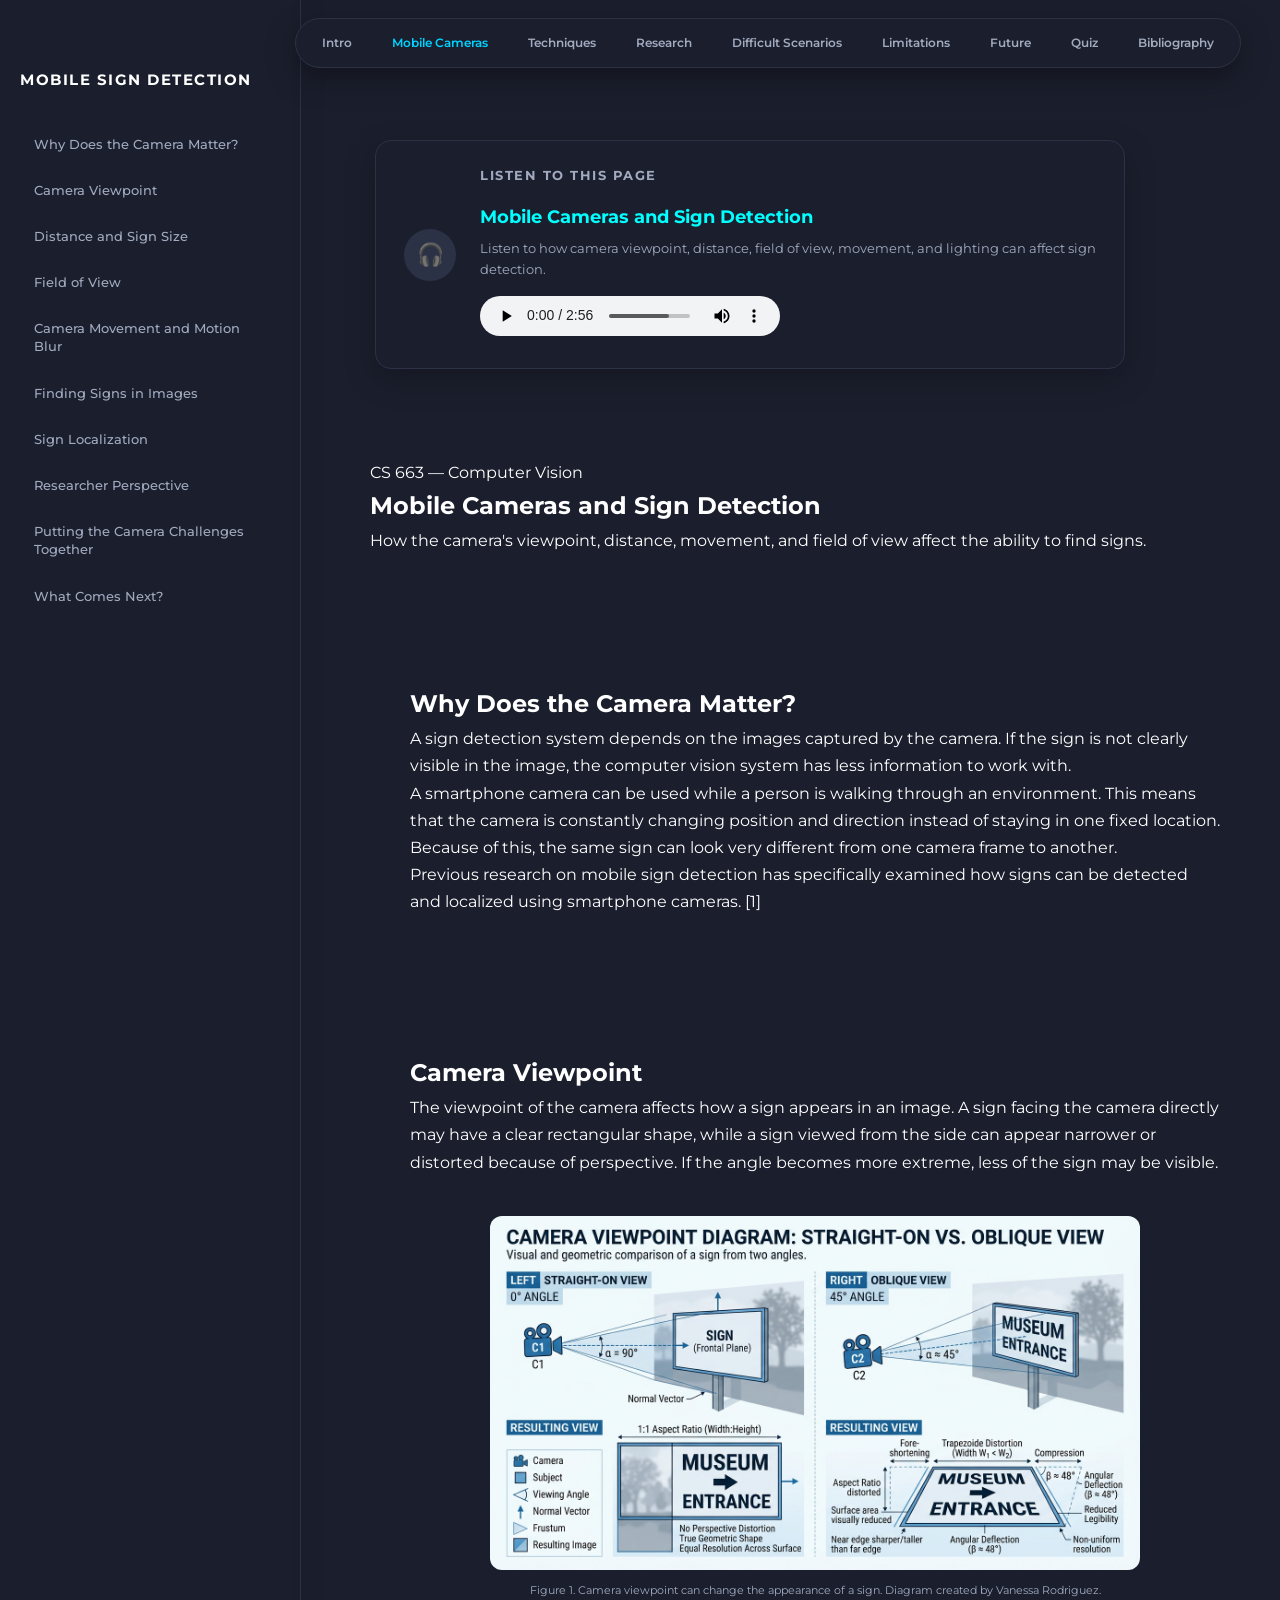
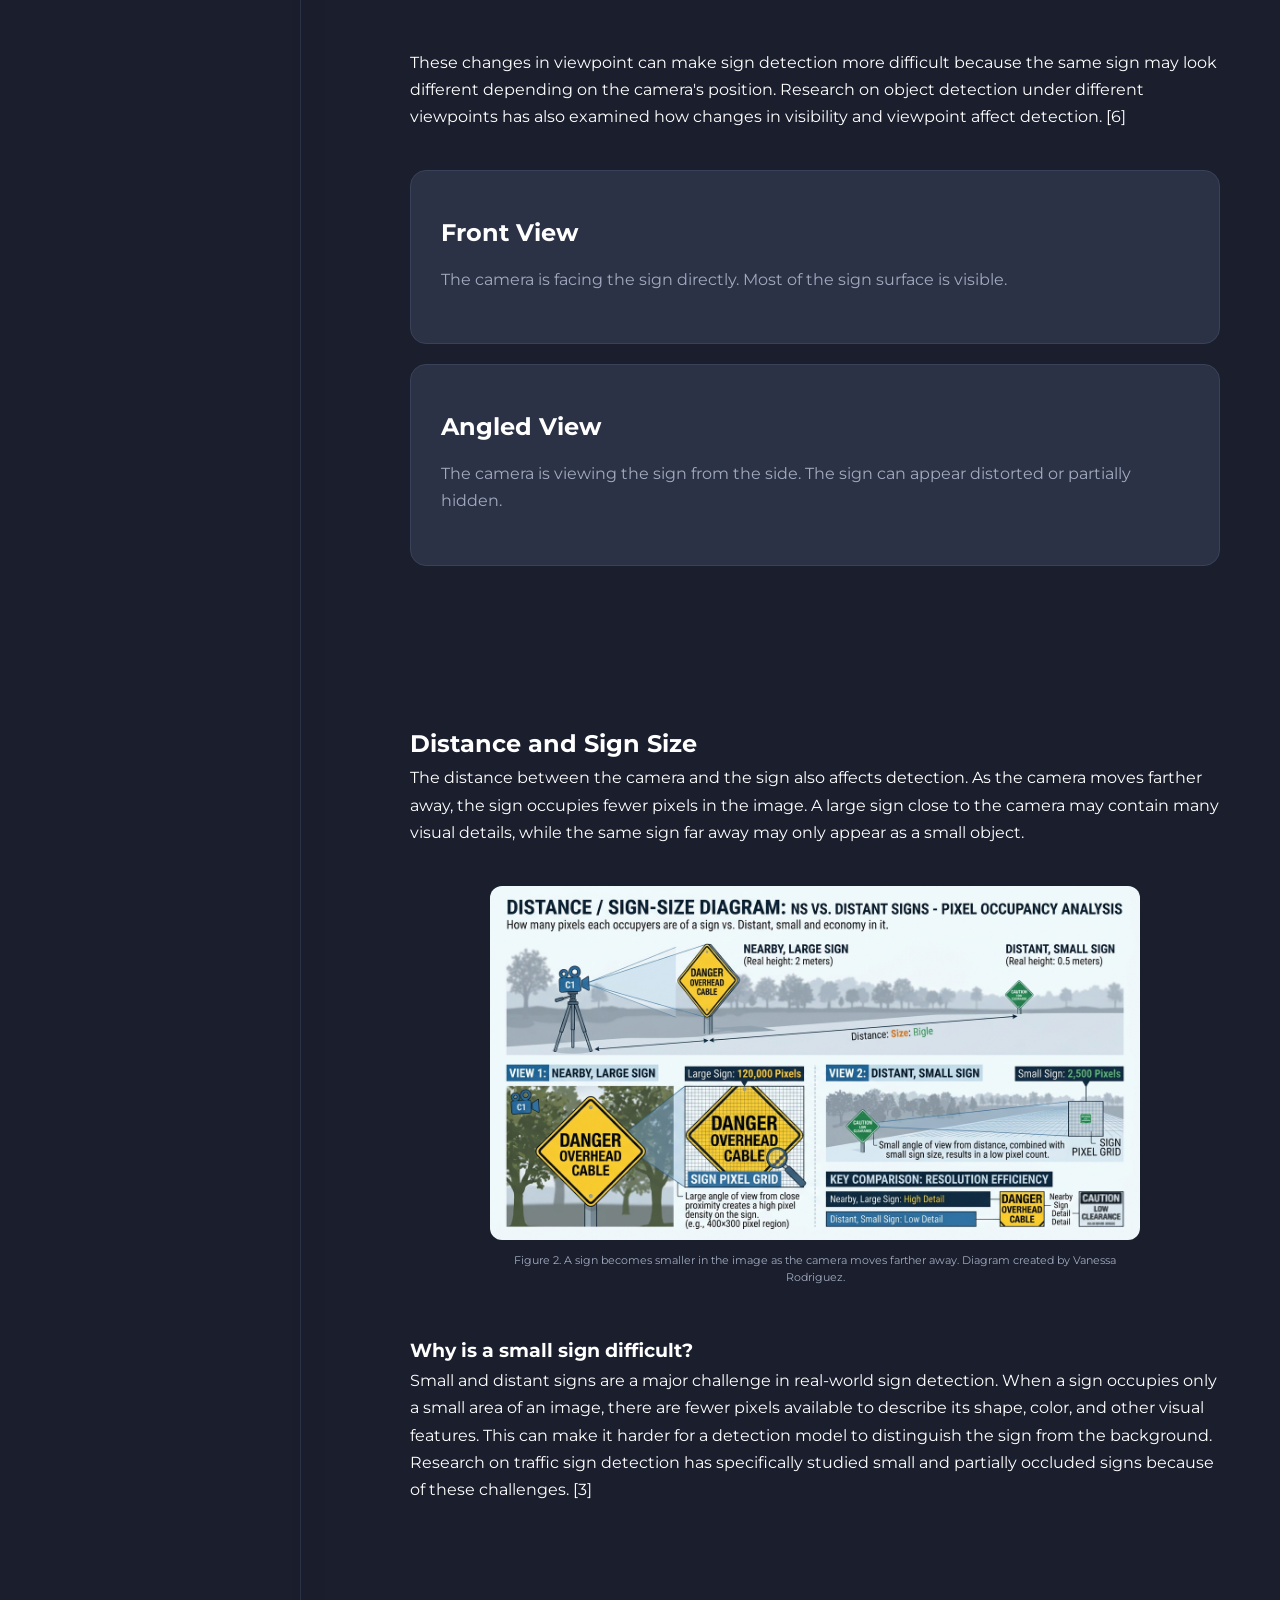
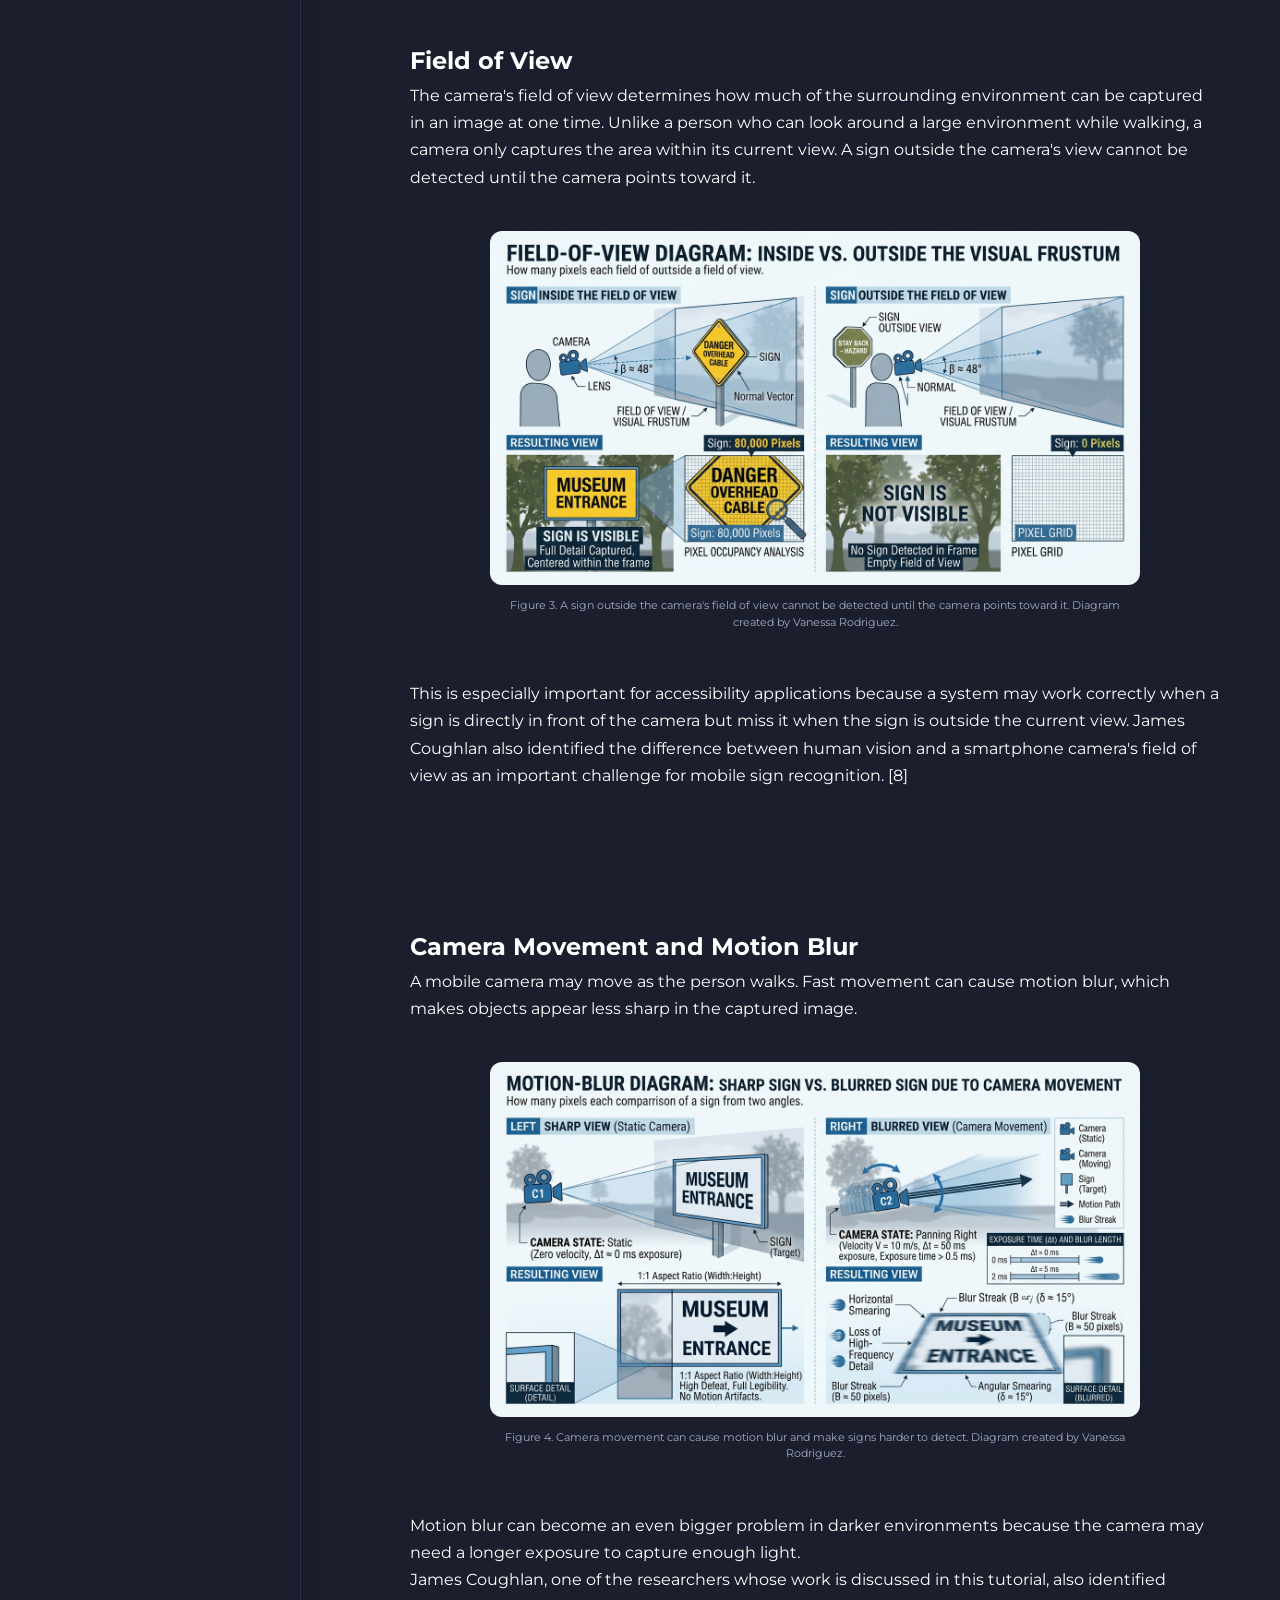
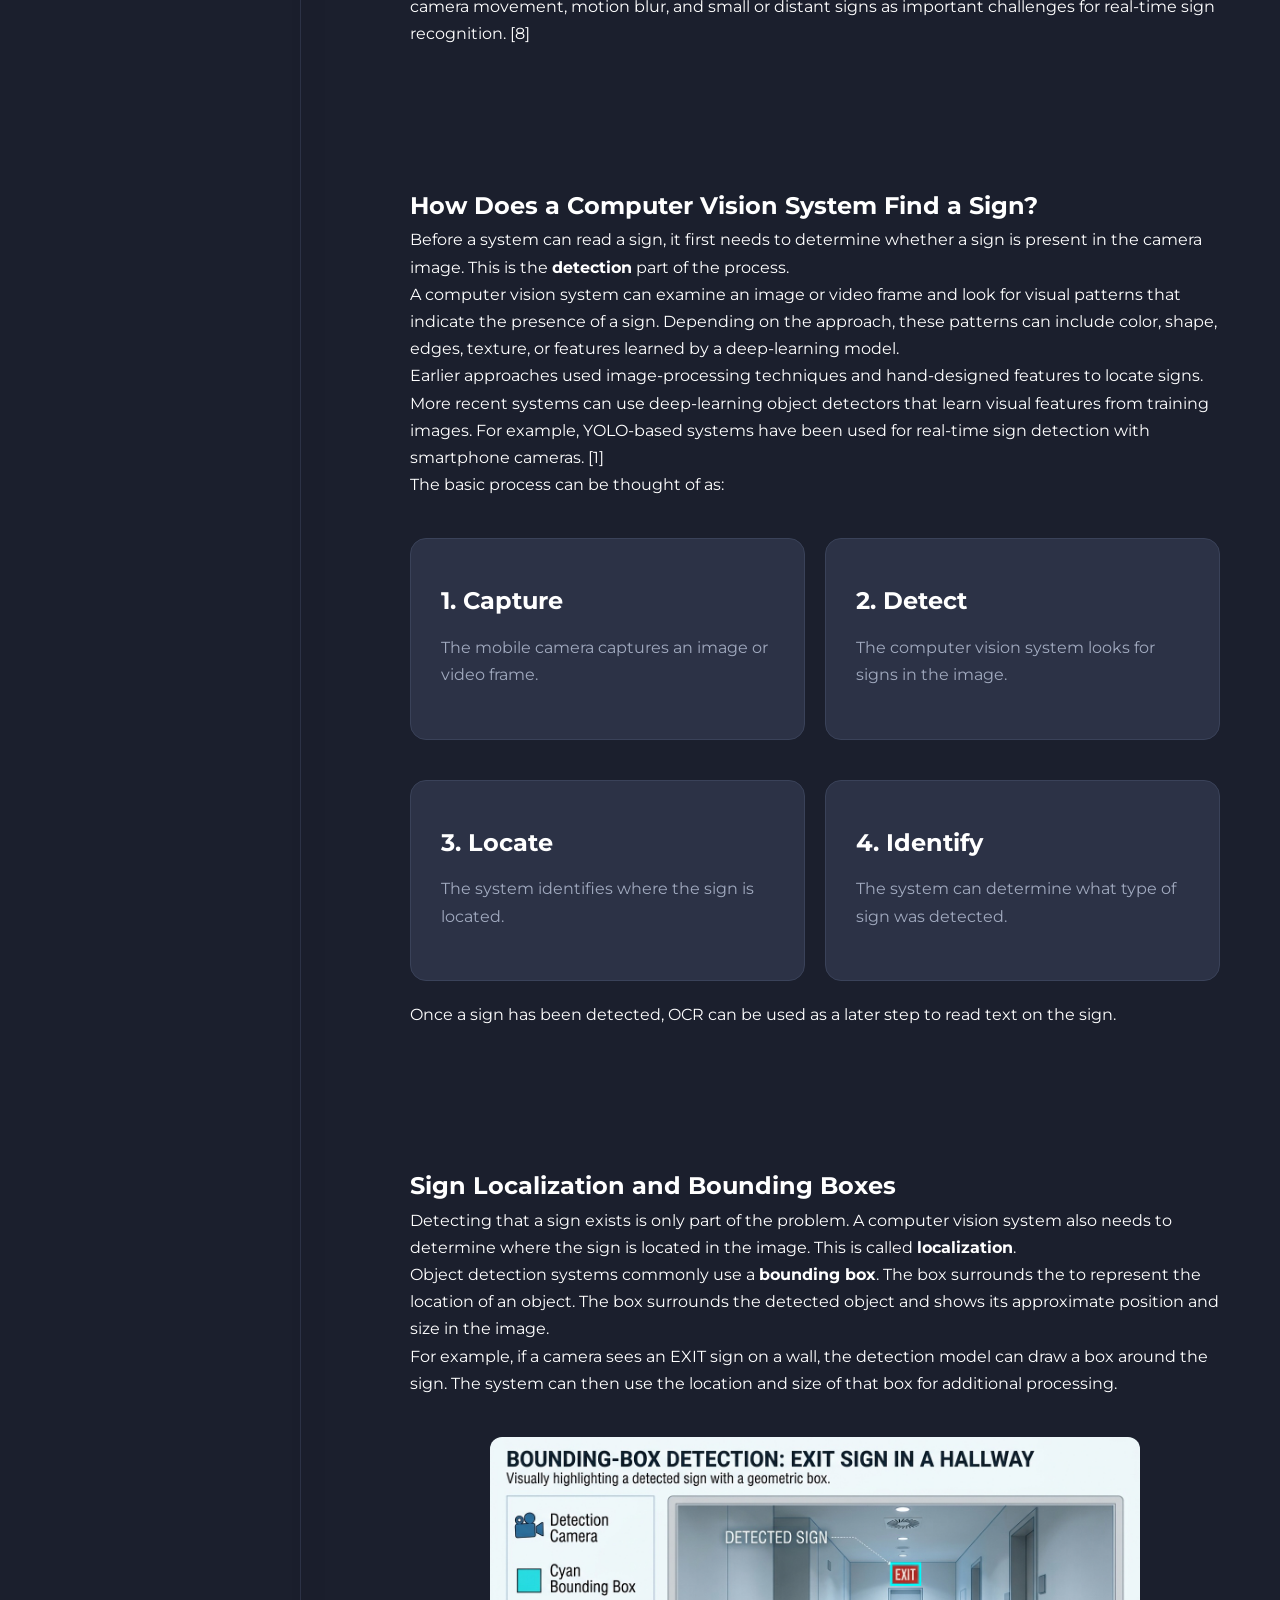
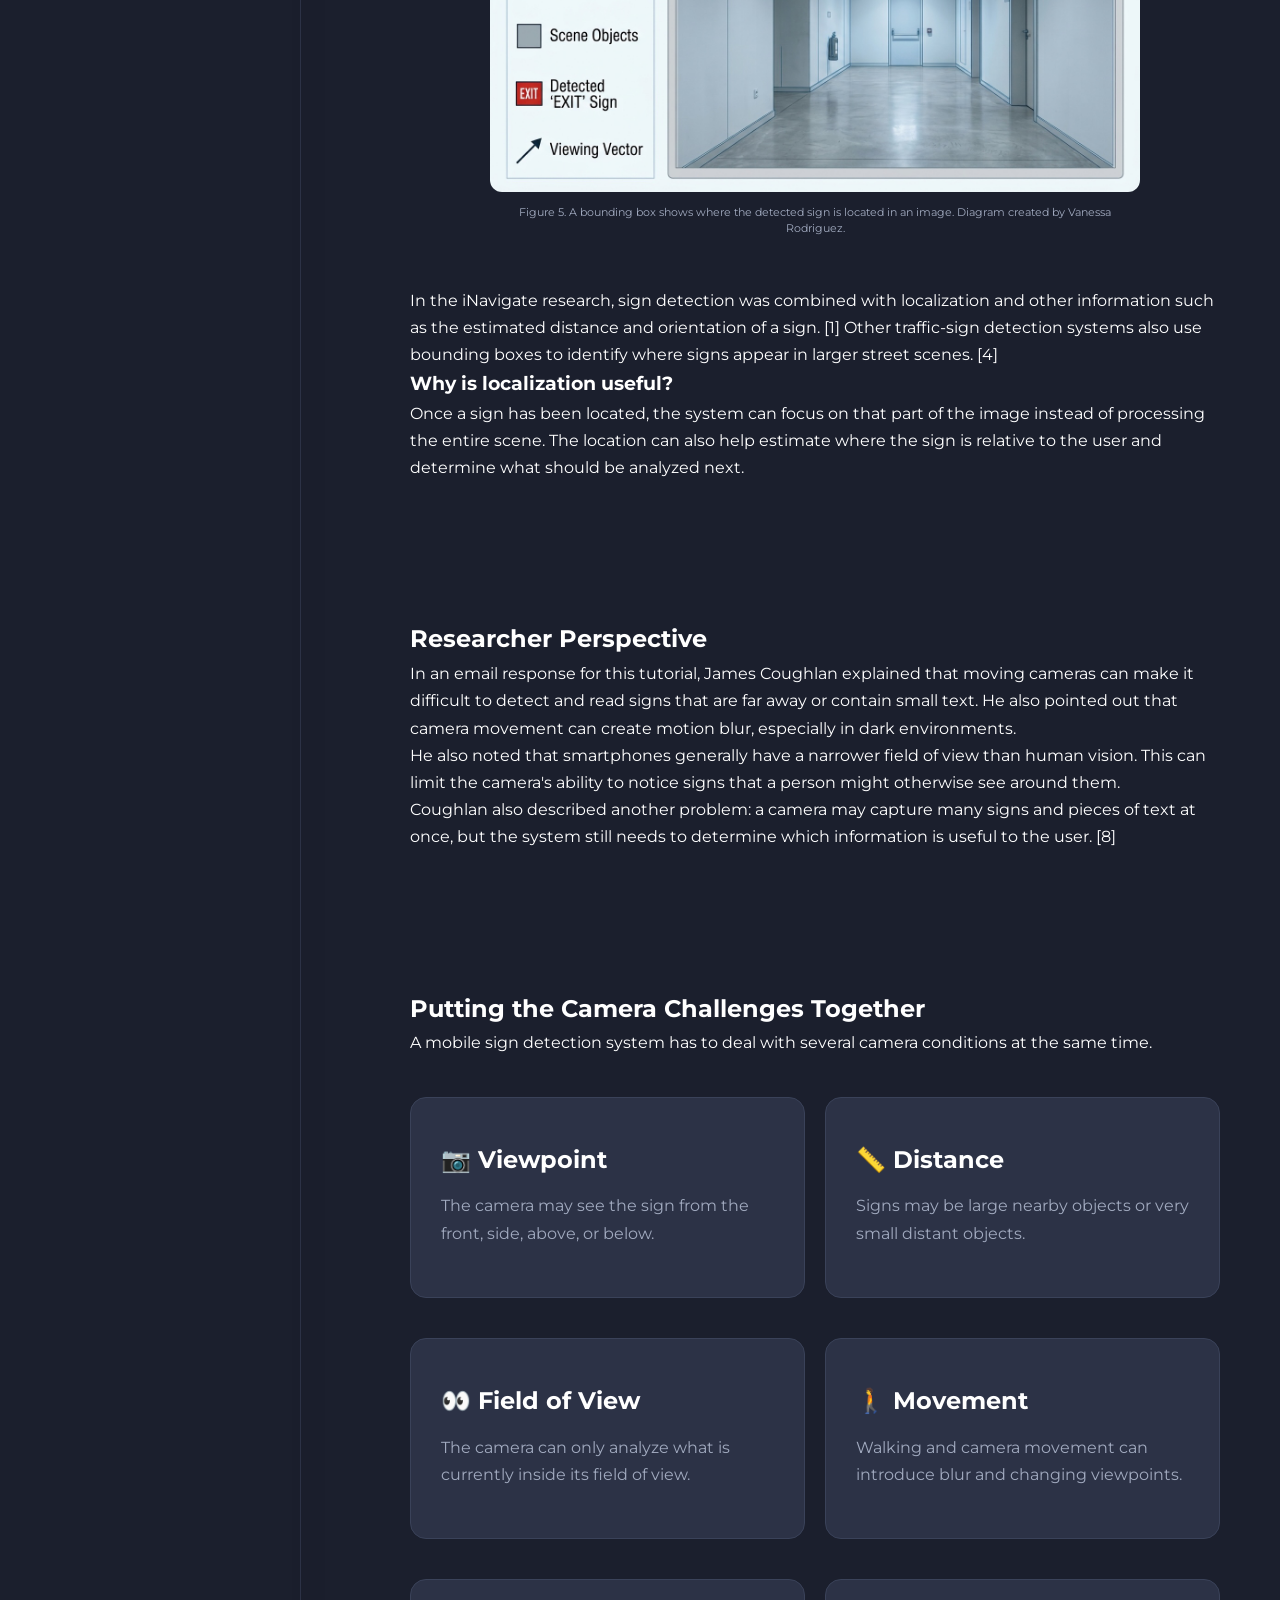
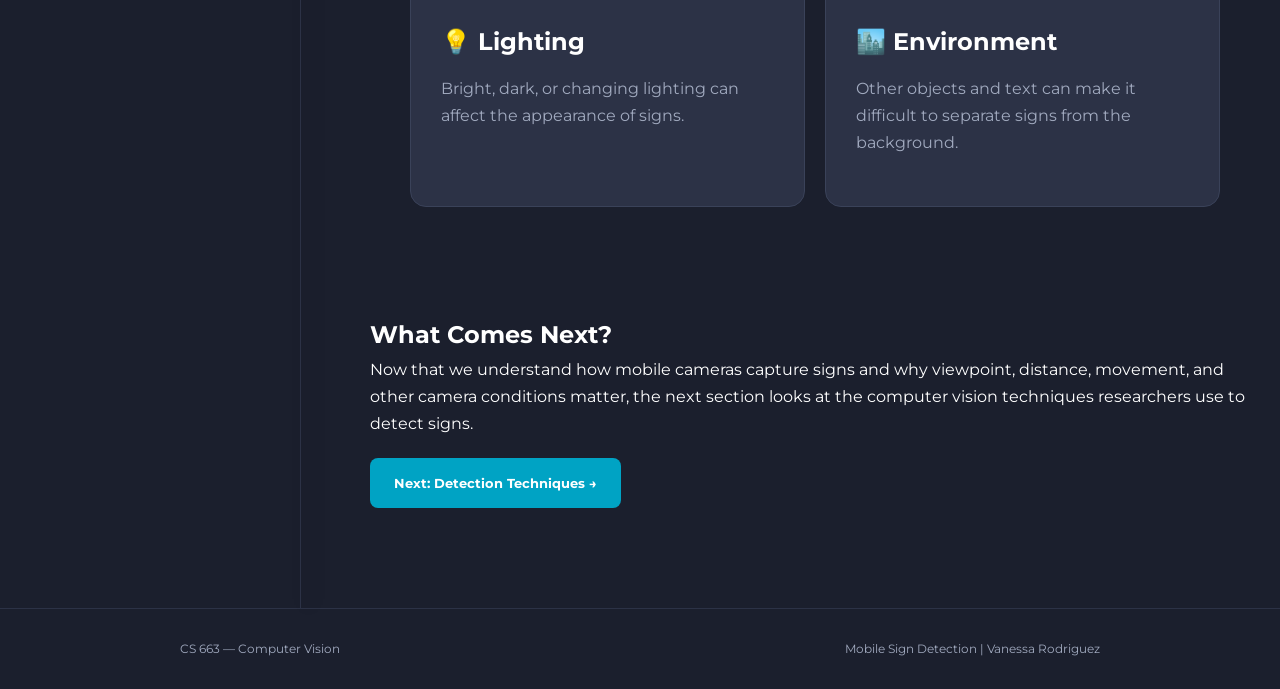
<file: mobile-cameras.html>
<!DOCTYPE html>
<html lang="en">

<head>
    <meta charset="UTF-8">
    <meta name="viewport" content="width=device-width, initial-scale=1.0">

    <title>Mobile Cameras | Mobile Sign Detection</title>

    <link rel="stylesheet" href="css/style.css">

    <!-- Montserrat Font -->
    <link rel="preconnect" href="https://fonts.googleapis.com">
    <link rel="preconnect" href="https://fonts.gstatic.com" crossorigin>
    <link href="https://fonts.googleapis.com/css2?family=Montserrat:wght@400;500;600;700;800&display=swap"
        rel="stylesheet">
</head>

<body>

    <!-- Navigation -->
    <nav class="navbar subpage-navbar">

        <div class="nav-container">

            <div class="nav-links" id="navLinks">
                <a href="introduction.html">Intro</a>
                <a href="mobile-cameras.html" class="active">Mobile Cameras</a>
                <a href="techniques.html">Techniques</a>
                <a href="research.html">Research</a>
                <a href="difficult-scenarios.html">Difficult Scenarios</a>
                <a href="limitations.html">Limitations</a>
                <a href="future.html">Future</a>
                <a href="interactive.html">Quiz</a>
                <a href="bibliography.html">Bibliography</a>
            </div>

            <button class="menu-button" onclick="toggleMenu()">
                <span></span>
                <span></span>
                <span></span>
            </button>

        </div>
    </nav>


    <!-- Main Content -->
    <main class="page-layout">

        <!-- Left Side: Sidebar -->
        <aside class="side-menu">

            <a href="index.html" class="side-title">
                MOBILE SIGN DETECTION
            </a>

            <div class="side-links">
                <a href="#why-camera">Why Does the Camera Matter?</a>
                <a href="#viewpoint">Camera Viewpoint</a>
                <a href="#distance">Distance and Sign Size</a>
                <a href="#field-of-view">Field of View</a>
                <a href="#movement">Camera Movement and Motion Blur</a>
                <a href="#finding-signs">Finding Signs in Images</a>
                <a href="#localization">Sign Localization</a>
                <a href="#researcher">Researcher Perspective</a>
                <a href="#camera-challenges">Putting the Camera Challenges Together</a>
                <a href="#next">What Comes Next?</a>
            </div>

        </aside>


        <!-- Right Side: Page Content -->
        <div class="page-content">

            <!-- Page Audio -->
            <section class="audio-section">

                <div class="audio-card">

                    <div class="audio-icon">
                        🎧
                    </div>

                    <div class="audio-content">

                        <p class="audio-label">
                            LISTEN TO THIS PAGE
                        </p>

                        <h3>
                            Mobile Cameras and Sign Detection
                        </h3>

                        <p>
                            Listen to how camera viewpoint, distance, field of view,
                            movement, and lighting can affect sign detection.
                        </p>

                        <audio controls>
                            <source src="audio/mobile-cameras.mp3" type="audio/mpeg">
                            Your browser does not support the audio element.
                        </audio>

                    </div>

                </div>

            </section>

            <!-- Page Header -->
            <section class="page-header">

                <p class="course">CS 663 — Computer Vision</p>

                <h1>Mobile Cameras and Sign Detection</h1>

                <p>
                    How the camera's viewpoint, distance, movement, and field of view
                    affect the ability to find signs.
                </p>

            </section>


            <!-- Mobile Camera -->
            <section class="content-section" id="why-camera">

                <h2>Why Does the Camera Matter?</h2>

                <p>
                    A sign detection system depends on the images captured by the
                    camera. If the sign is not clearly visible in the image, the
                    computer vision system has less information to work with.
                </p>
                <p>

                    A smartphone camera can be used while a person is walking through
                    an environment. This means that the camera is constantly changing
                    position and direction instead of staying in one fixed location.
                    Because of this, the same sign can look very different from one
                    camera frame to another.
                </p>
                <p>
                    Previous research on mobile sign detection
                    has specifically examined how signs can be detected and localized
                    using smartphone cameras. <a href="bibliography.html#source1">[1]</a>
                </p>

            </section>


            <!-- Camera Viewpoint -->
            <section class="content-section" id="viewpoint">

                <h2>Camera Viewpoint</h2>

                <p>
                    The viewpoint of the camera affects how a sign appears in an image. A sign facing
                    the camera directly may have a clear rectangular shape, while a sign viewed from
                    the side can appear narrower or distorted because of perspective. If the angle becomes
                    more extreme, less of the sign may be visible.
                </p>

                <figure class="tutorial-image">
                    <img src="images/camera_viewpoint.jpeg"
                        alt="Diagram showing a sign viewed from the front and from an angle">
                    <figcaption>
                        Figure 1. Camera viewpoint can change the appearance of a sign.
                        Diagram created by Vanessa Rodriguez.
                    </figcaption>
                </figure>
                <p>
                    These changes in viewpoint can make sign detection more difficult because the
                    same sign may look different depending on the camera's position. Research on
                    object detection under different viewpoints has also examined how changes in
                    visibility and viewpoint affect detection. <a href="bibliography.html#source6">[6]</a>
                </p>

                <div class="comparison-grid">

                    <div class="topic-card">

                        <h3>Front View</h3>

                        <p>
                            The camera is facing the sign directly. Most of the sign
                            surface is visible.
                        </p>

                    </div>


                    <div class="topic-card">

                        <h3>Angled View</h3>

                        <p>
                            The camera is viewing the sign from the side. The sign can
                            appear distorted or partially hidden.
                        </p>

                    </div>

                </div>

            </section>


            <!-- Distance -->
            <section class="content-section" id="distance">

                <h2>Distance and Sign Size</h2>

                <p>
                    The distance between the camera and the sign also affects
                    detection. As the camera moves farther away, the sign occupies
                    fewer pixels in the image. A large sign close to the camera may
                    contain many visual details, while the same sign far away may
                    only appear as a small object.
                </p>

                <figure class="tutorial-image">
                    <img src="images/distance_diagram.jpeg"
                        alt="Diagram comparing a nearby large sign with a distant small sign">
                    <figcaption>
                        Figure 2. A sign becomes smaller in the image as the camera moves farther away.
                        Diagram created by Vanessa Rodriguez.
                    </figcaption>
                </figure>



                <div class="question-section">

                    <h3>Why is a small sign difficult?</h3>

                    <p>
                        Small and distant signs are a major challenge in real-world sign detection. When a
                        sign occupies only a small area of an image, there are fewer pixels available to
                        describe its shape, color, and other visual features. This can make it harder for
                        a detection model to distinguish the sign from the background. Research on traffic
                        sign detection has specifically studied small and partially occluded signs because
                        of these challenges. <a href="bibliography.html#source3">[3]</a>
                    </p>

                </div>

            </section>


            <!-- Field of View -->
            <section class="content-section" id="field-of-view">

                <h2>Field of View</h2>

                <p>
                    The camera's field of view determines how much of the surrounding
                    environment can be captured in an image at one time. Unlike a person
                    who can look around a large environment while walking, a camera only
                    captures the area within its current view. A sign outside the camera's
                    view cannot be detected until the camera points toward it.
                </p>

                <figure class="tutorial-image">
                    <img src="images/field_of_view.jpeg"
                        alt="Diagram showing a mobile camera field of view and a sign outside the view">
                    <figcaption>
                        Figure 3. A sign outside the camera's field of view cannot be detected
                        until the camera points toward it. Diagram created by Vanessa Rodriguez.
                    </figcaption>
                </figure>

                <p>
                    This is especially important for accessibility applications because
                    a system may work correctly when a sign is directly in front of the
                    camera but miss it when the sign is outside the current view. James
                    Coughlan also identified the difference between human vision and a
                    smartphone camera's field of view as an important challenge for mobile
                    sign recognition. <a href="bibliography.html#source3">[8]</a>
                </p>

            </section>


            <!-- Camera Movement -->
            <section class="content-section" id="movement">

                <h2>Camera Movement and Motion Blur</h2>

                <p>
                    A mobile camera may move as the person walks. Fast movement can
                    cause motion blur, which makes objects appear less sharp in the
                    captured image.
                </p>

                <figure class="tutorial-image">
                    <img src="images/motion_blur.jpeg" alt="Comparison of a sharp image and an image with motion blur">
                    <figcaption>
                        Figure 4. Camera movement can cause motion blur and make signs harder to detect.
                        Diagram created by Vanessa Rodriguez.
                    </figcaption>
                </figure>

                <p>
                    Motion blur can become an even bigger problem in darker
                    environments because the camera may need a longer exposure to
                    capture enough light.
                </p>

                <p>
                    James Coughlan, one of the researchers whose work is discussed in
                    this tutorial, also identified camera movement, motion blur, and small
                    or distant signs as important challenges for real-time sign
                    recognition. <a href="bibliography.html#source3">[8]</a>
                </p>

            </section>

            <!-- Finding Signs -->
            <section class="content-section" id="finding-signs">

                <h2>How Does a Computer Vision System Find a Sign?</h2>

                <p>
                    Before a system can read a sign, it first needs to determine
                    whether a sign is present in the camera image. This is the
                    <strong>detection</strong> part of the process.
                </p>

                <p>
                    A computer vision system can examine an image or video frame and
                    look for visual patterns that indicate the presence of a sign.
                    Depending on the approach, these patterns can include color,
                    shape, edges, texture, or features learned by a deep-learning
                    model.
                </p>

                <p>
                    Earlier approaches used image-processing techniques and
                    hand-designed features to locate signs. More recent systems can
                    use deep-learning object detectors that learn visual features
                    from training images. For example, YOLO-based systems have been
                    used for real-time sign detection with smartphone cameras. <a
                        href="bibliography.html#source1">[1]</a>
                </p>

                <p>
                    The basic process can be thought of as:
                </p>

                <div class="topic-grid">

                    <div class="topic-card">
                        <h3>1. Capture</h3>
                        <p>
                            The mobile camera captures an image or video frame.
                        </p>
                    </div>

                    <div class="topic-card">
                        <h3>2. Detect</h3>
                        <p>
                            The computer vision system looks for signs in the image.
                        </p>
                    </div>

                    <div class="topic-card">
                        <h3>3. Locate</h3>
                        <p>
                            The system identifies where the sign is located.
                        </p>
                    </div>

                    <div class="topic-card">
                        <h3>4. Identify</h3>
                        <p>
                            The system can determine what type of sign was detected.
                        </p>
                    </div>

                </div>

                <p>
                <p>
                    Once a sign has been detected, OCR can be used as a later step to read
                    text on the sign.
                </p>
                </p>

            </section>


            <!-- Sign Localization -->
            <section class="content-section" id="localization">

                <h2>Sign Localization and Bounding Boxes</h2>

                <p>
                    Detecting that a sign exists is only part of the problem. A
                    computer vision system also needs to determine where the sign is
                    located in the image. This is called <strong>localization</strong>.
                </p>

                <p>
                    Object detection systems commonly use a <strong>bounding box</strong>.
                    The box surrounds the to represent the location of an object. The box
                    surrounds the detected object and shows its approximate position and
                    size in the image.
                </p>

                <p>
                    For example, if a camera sees an EXIT sign on a wall, the detection
                    model can draw a box around the sign. The system can then use the
                    location and size of that box for additional processing.
                </p>

                <figure class="tutorial-image">
                    <img src="images/bounding_box.jpeg" alt="Computer vision bounding box around a detected sign">
                    <figcaption>
                        Figure 5. A bounding box shows where the detected sign is located in an image.
                        Diagram created by Vanessa Rodriguez.
                    </figcaption>
                </figure>

                <p>
                    In the iNavigate research, sign detection was combined with
                    localization and other information such as the estimated distance
                    and orientation of a sign. <a href="bibliography.html#source1">[1]</a>
                    Other traffic-sign detection systems also use bounding boxes to
                    identify where signs appear in larger street scenes. <a href="bibliography.html#source4">[4]</a>
                </p>

                <div class="question-section">

                    <h3>Why is localization useful?</h3>

                    <p>
                        Once a sign has been located, the system can focus on that part of the image
                        instead of processing the entire scene. The location can also help estimate
                        where the sign is relative to the user and determine what should be analyzed
                        next.
                    </p>

                </div>

            </section>


            <!-- Researcher Perspective -->
            <section class="content-section" id="researcher">

                <h2>Researcher Perspective</h2>

                <p>
                    In an email response for this tutorial, James Coughlan explained
                    that moving cameras can make it difficult to detect and read signs
                    that are far away or contain small text. He also pointed out that
                    camera movement can create motion blur, especially in dark
                    environments.
                </p>

                <p>
                    He also noted that smartphones generally have a narrower field of
                    view than human vision. This can limit the camera's ability to
                    notice signs that a person might otherwise see around them.
                </p>

                <p>
                    Coughlan also described another problem: a camera may capture many
                    signs and pieces of text at once, but the system still needs to
                    determine which information is useful to the user. <a href="bibliography.html#source4">[8]</a>
                </p>

            </section>


            <!-- Camera Challenges -->
            <section class="content-section" id="camera-challenges">

                <h2>Putting the Camera Challenges Together</h2>

                <p>
                    A mobile sign detection system has to deal with several camera
                    conditions at the same time.
                </p>

                <div class="topic-grid">

                    <div class="topic-card">

                        <h3>📷 Viewpoint</h3>

                        <p>
                            The camera may see the sign from the front, side, above,
                            or below.
                        </p>

                    </div>


                    <div class="topic-card">

                        <h3>📏 Distance</h3>

                        <p>
                            Signs may be large nearby objects or very small distant
                            objects.
                        </p>

                    </div>


                    <div class="topic-card">

                        <h3>👀 Field of View</h3>

                        <p>
                            The camera can only analyze what is currently inside its
                            field of view.
                        </p>

                    </div>


                    <div class="topic-card">

                        <h3>🚶 Movement</h3>

                        <p>
                            Walking and camera movement can introduce blur and changing
                            viewpoints.
                        </p>

                    </div>


                    <div class="topic-card">

                        <h3>💡 Lighting</h3>

                        <p>
                            Bright, dark, or changing lighting can affect the appearance
                            of signs.
                        </p>

                    </div>


                    <div class="topic-card">

                        <h3>🏙️ Environment</h3>

                        <p>
                            Other objects and text can make it difficult to separate
                            signs from the background.
                        </p>

                    </div>

                </div>

            </section>


            <!-- Next Section -->
            <section class="goal-section" id="next">

                <h2>What Comes Next?</h2>

                <p>
                    Now that we understand how mobile cameras capture signs and why
                    viewpoint, distance, movement, and other camera conditions matter,
                    the next section looks at the computer vision techniques researchers
                    use to detect signs.
                </p>

                <a href="techniques.html" class="button">
                    Next: Detection Techniques →
                </a>

            </section>

        </div>

    </main>


    <!-- Footer -->
    <footer>

        <p>
            CS 663 — Computer Vision
        </p>

        <p>
            Mobile Sign Detection | Vanessa Rodriguez
        </p>

    </footer>

    <!-- Mobile Navigation -->
    <script>
        function toggleMenu() {
            const navLinks = document.getElementById("navLinks");
            navLinks.classList.toggle("show");
        }
    </script>

</body>

</html>
</file>
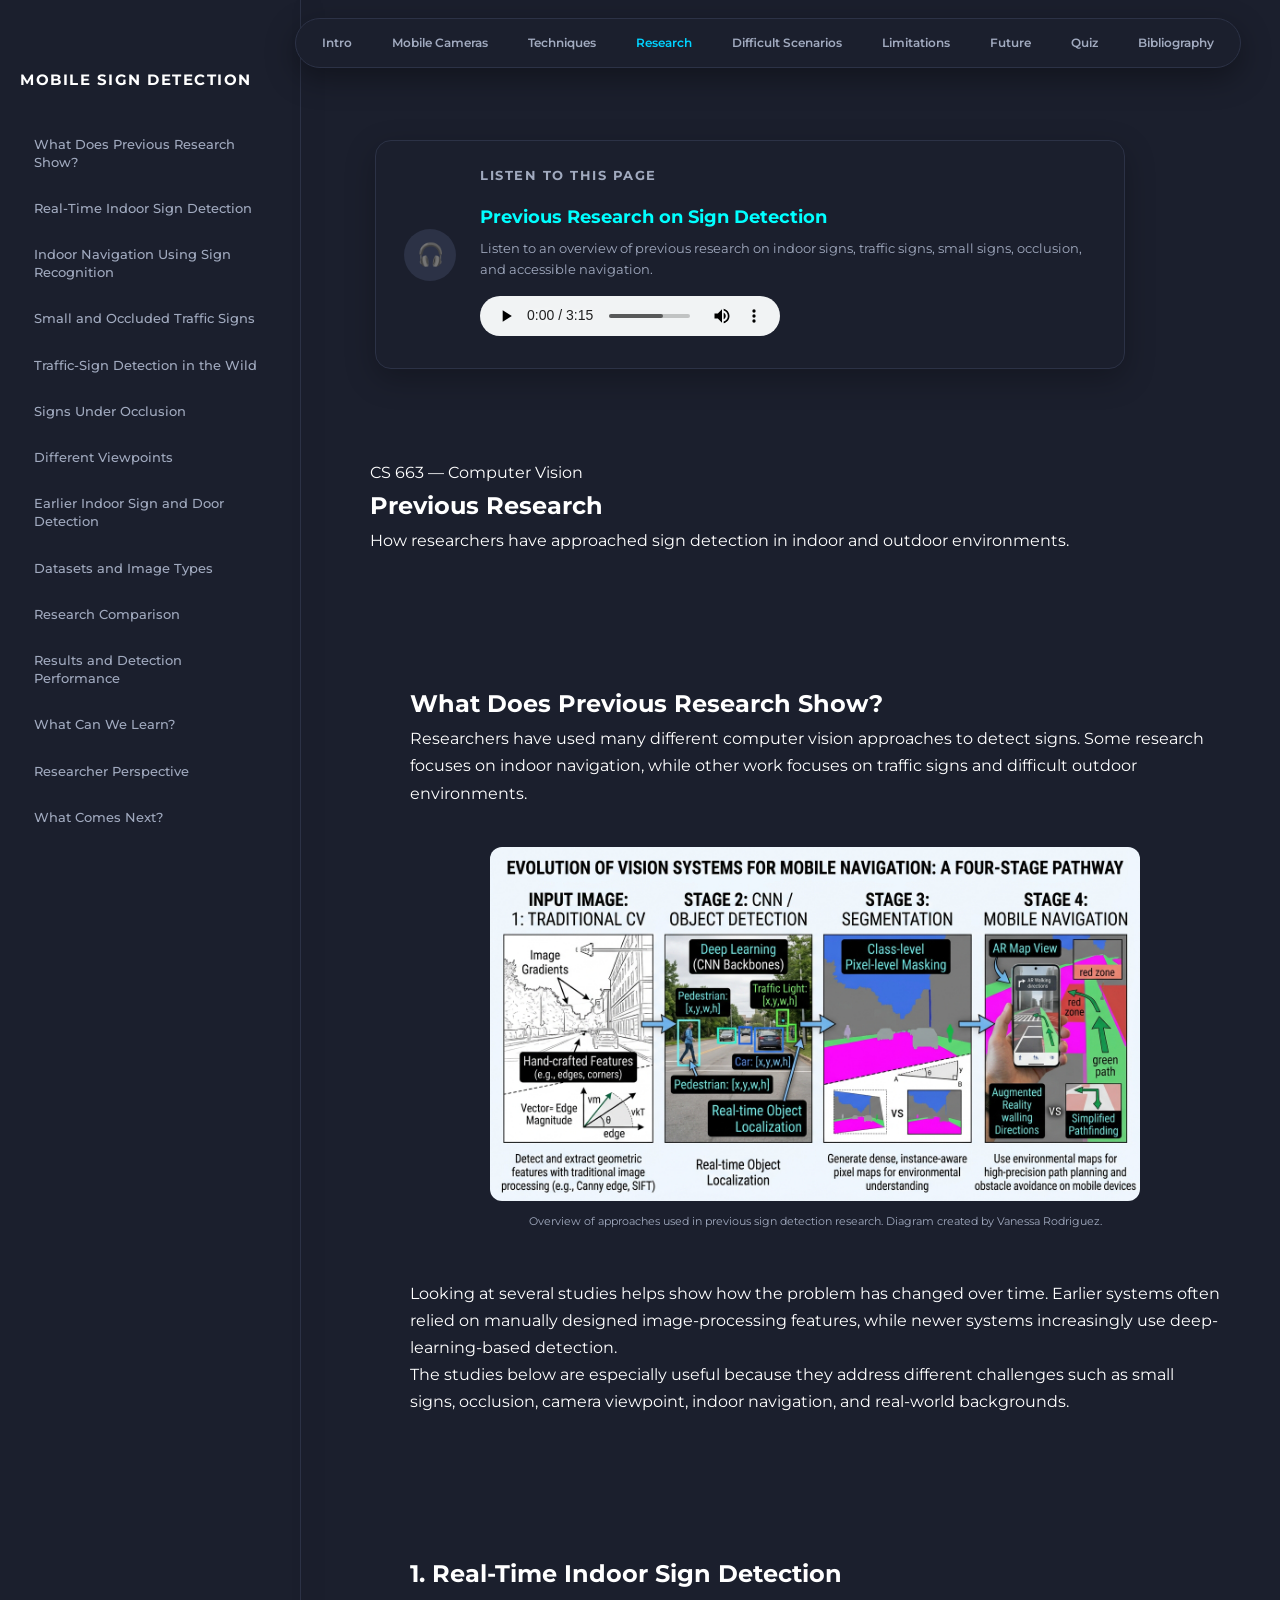
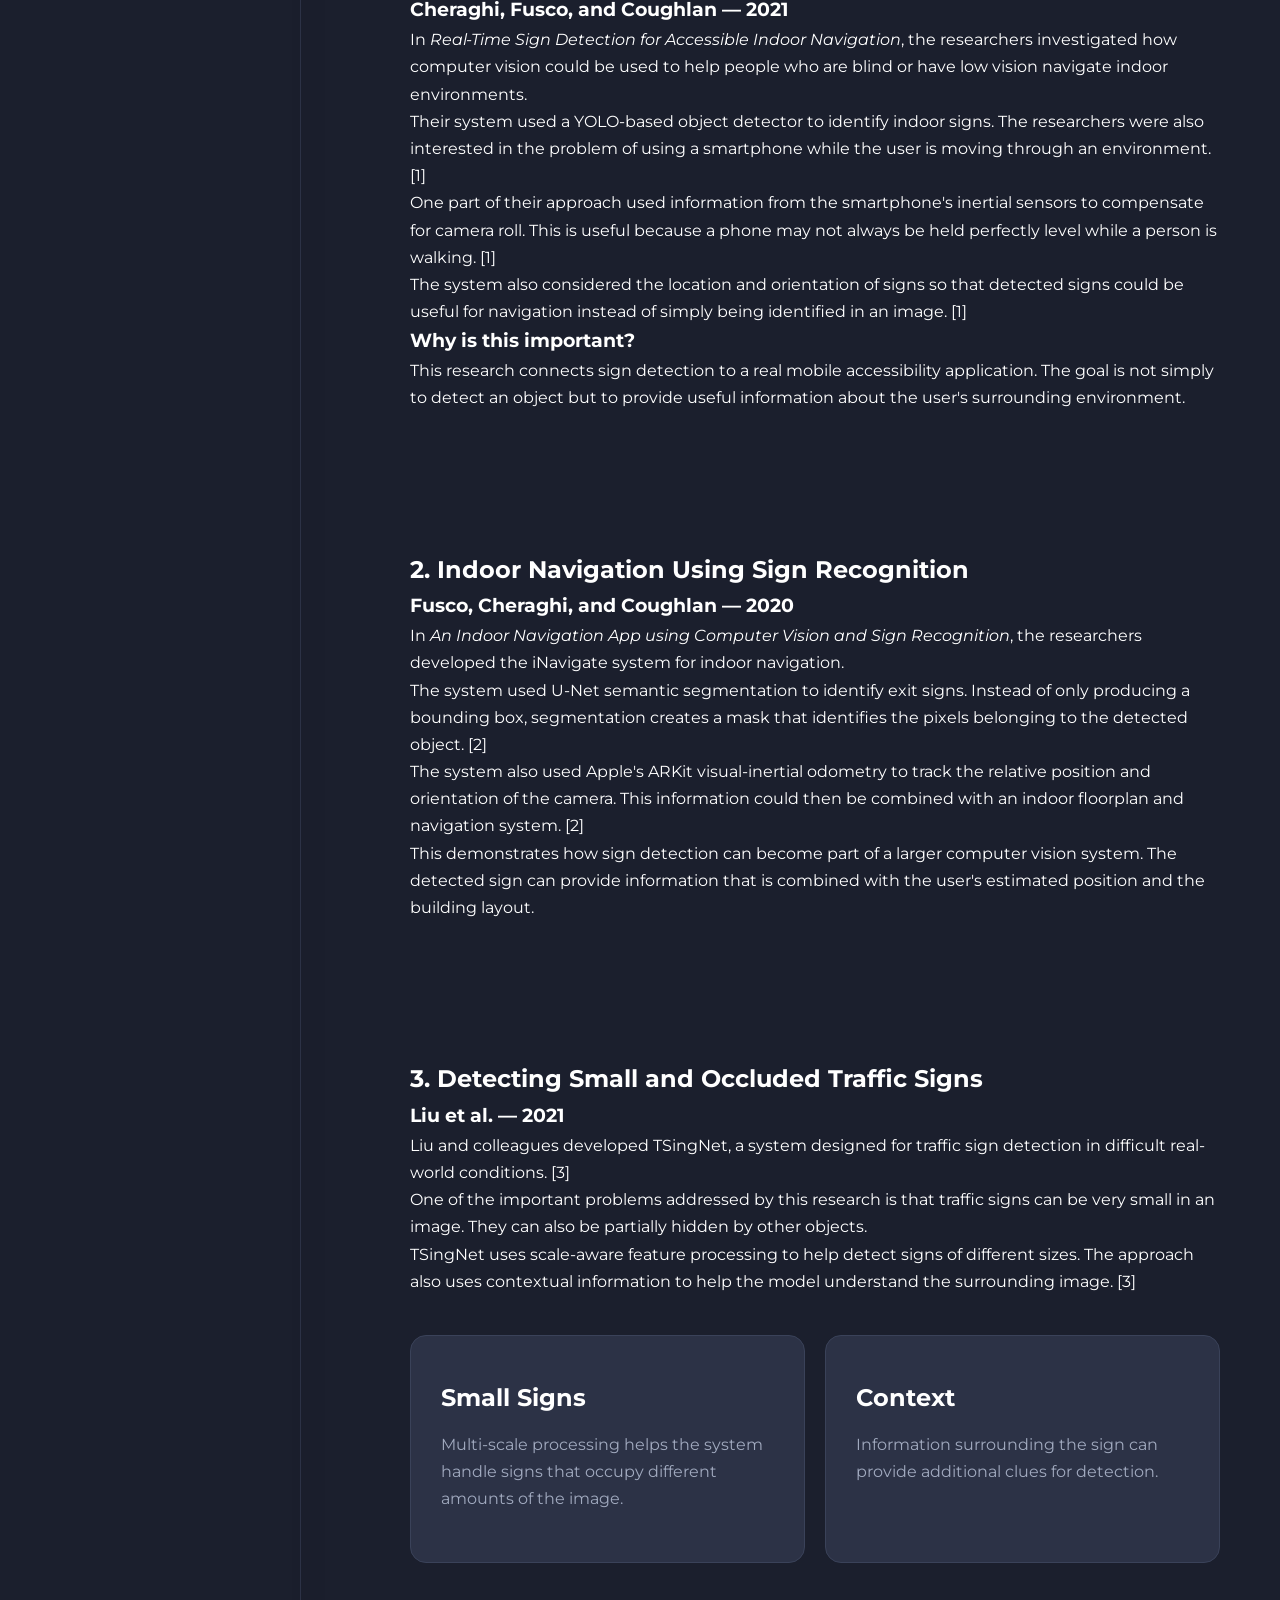
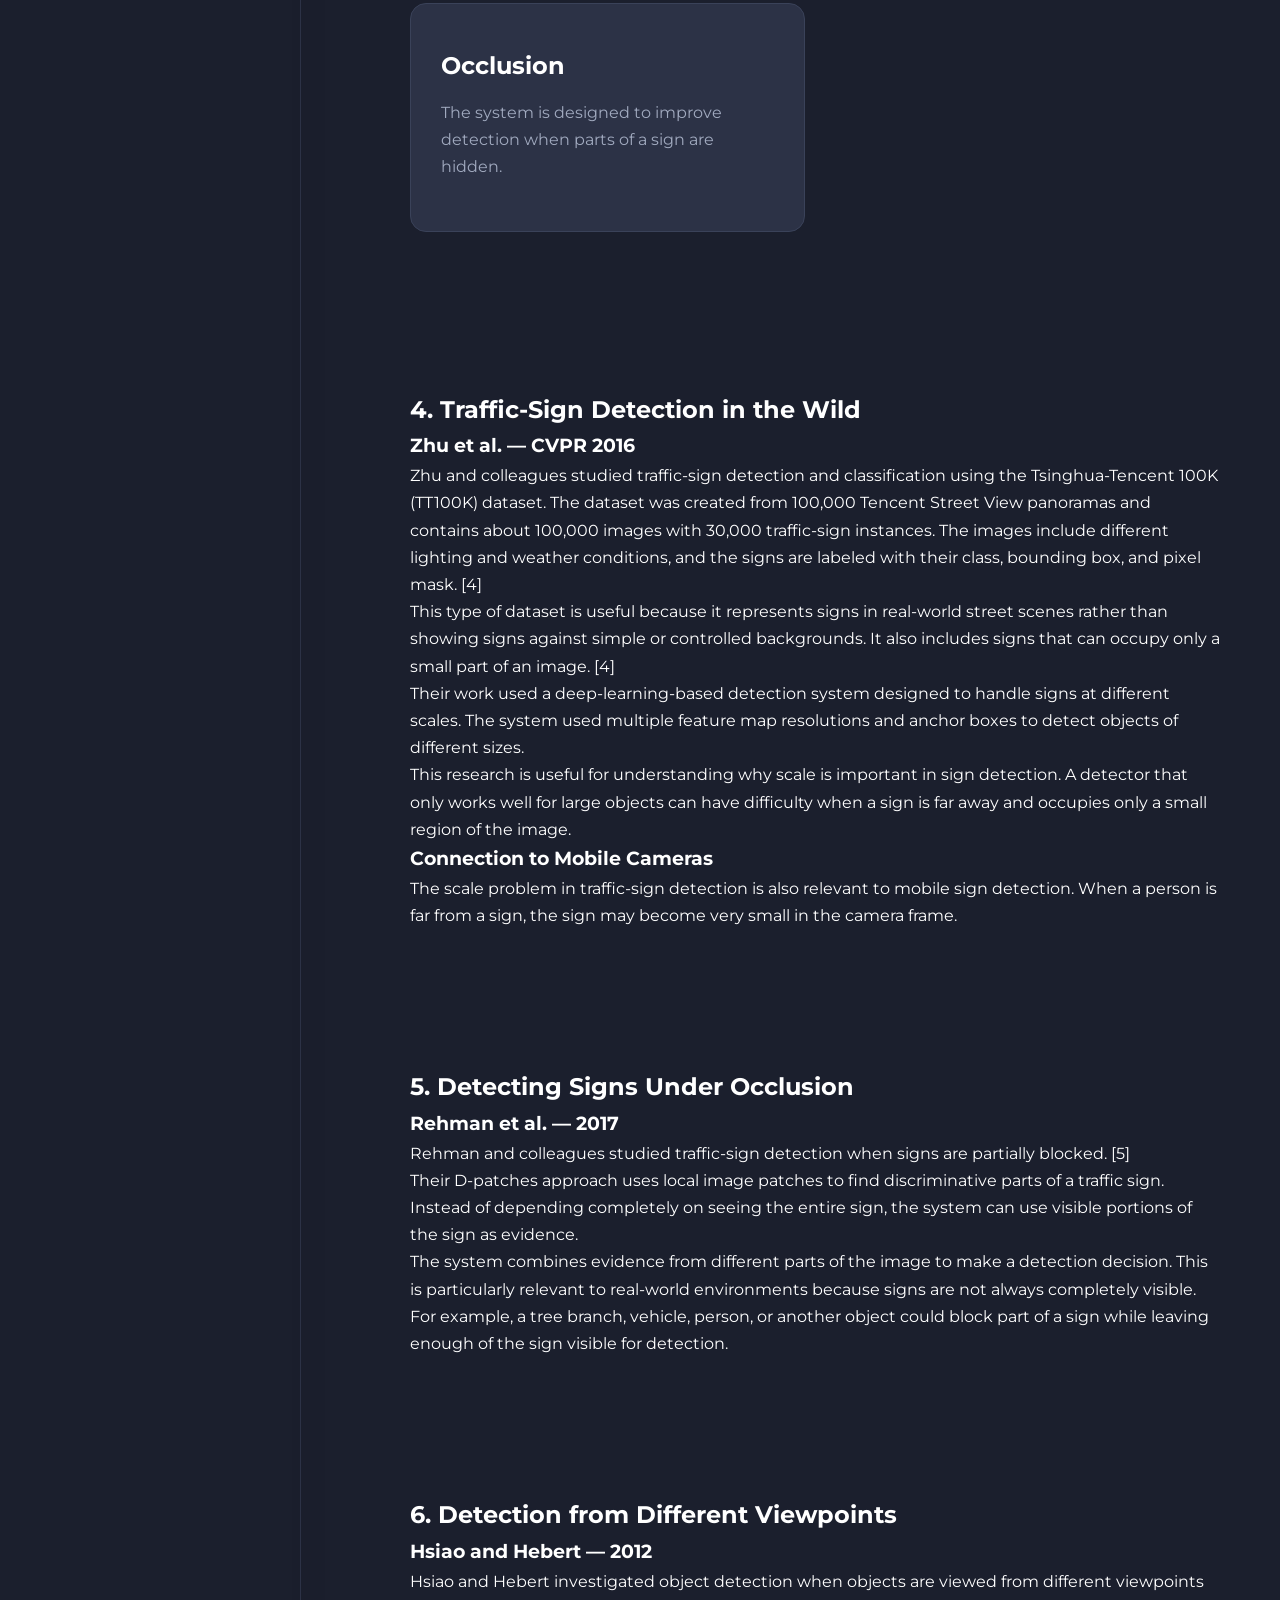
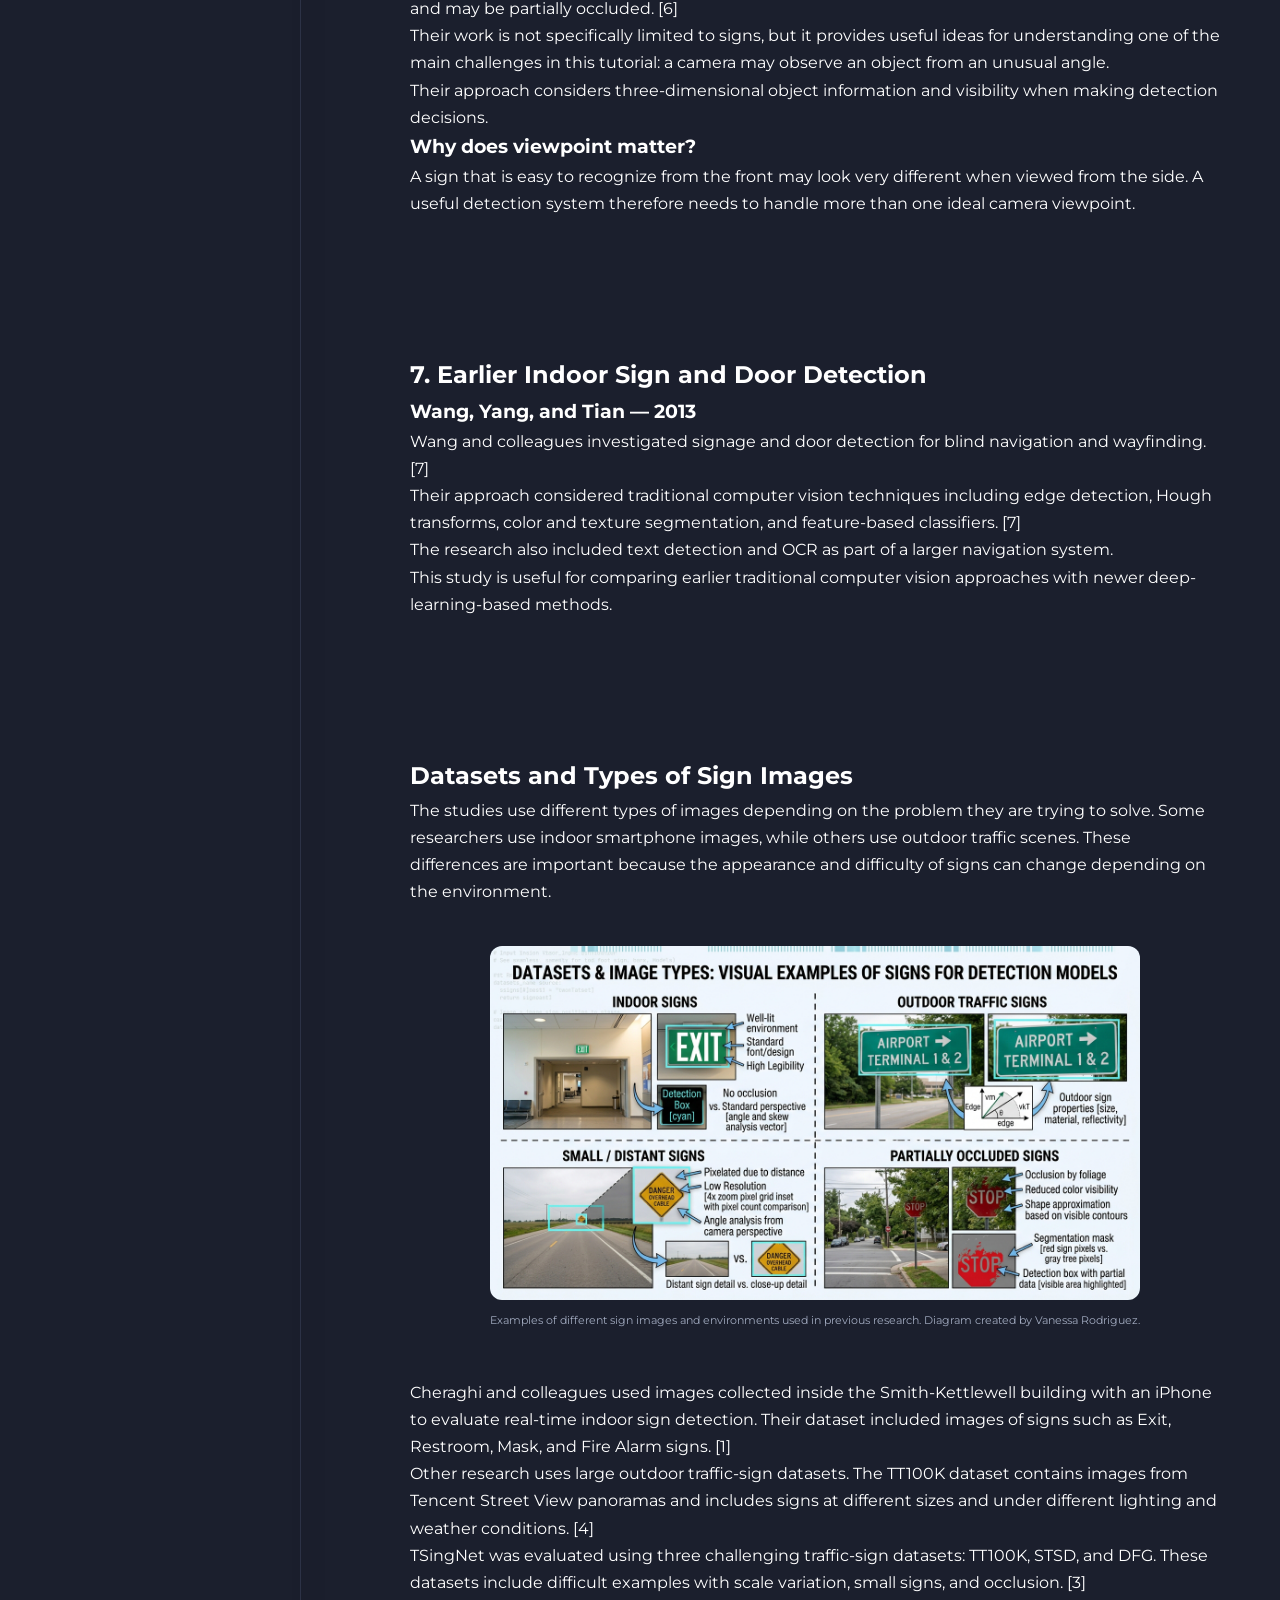
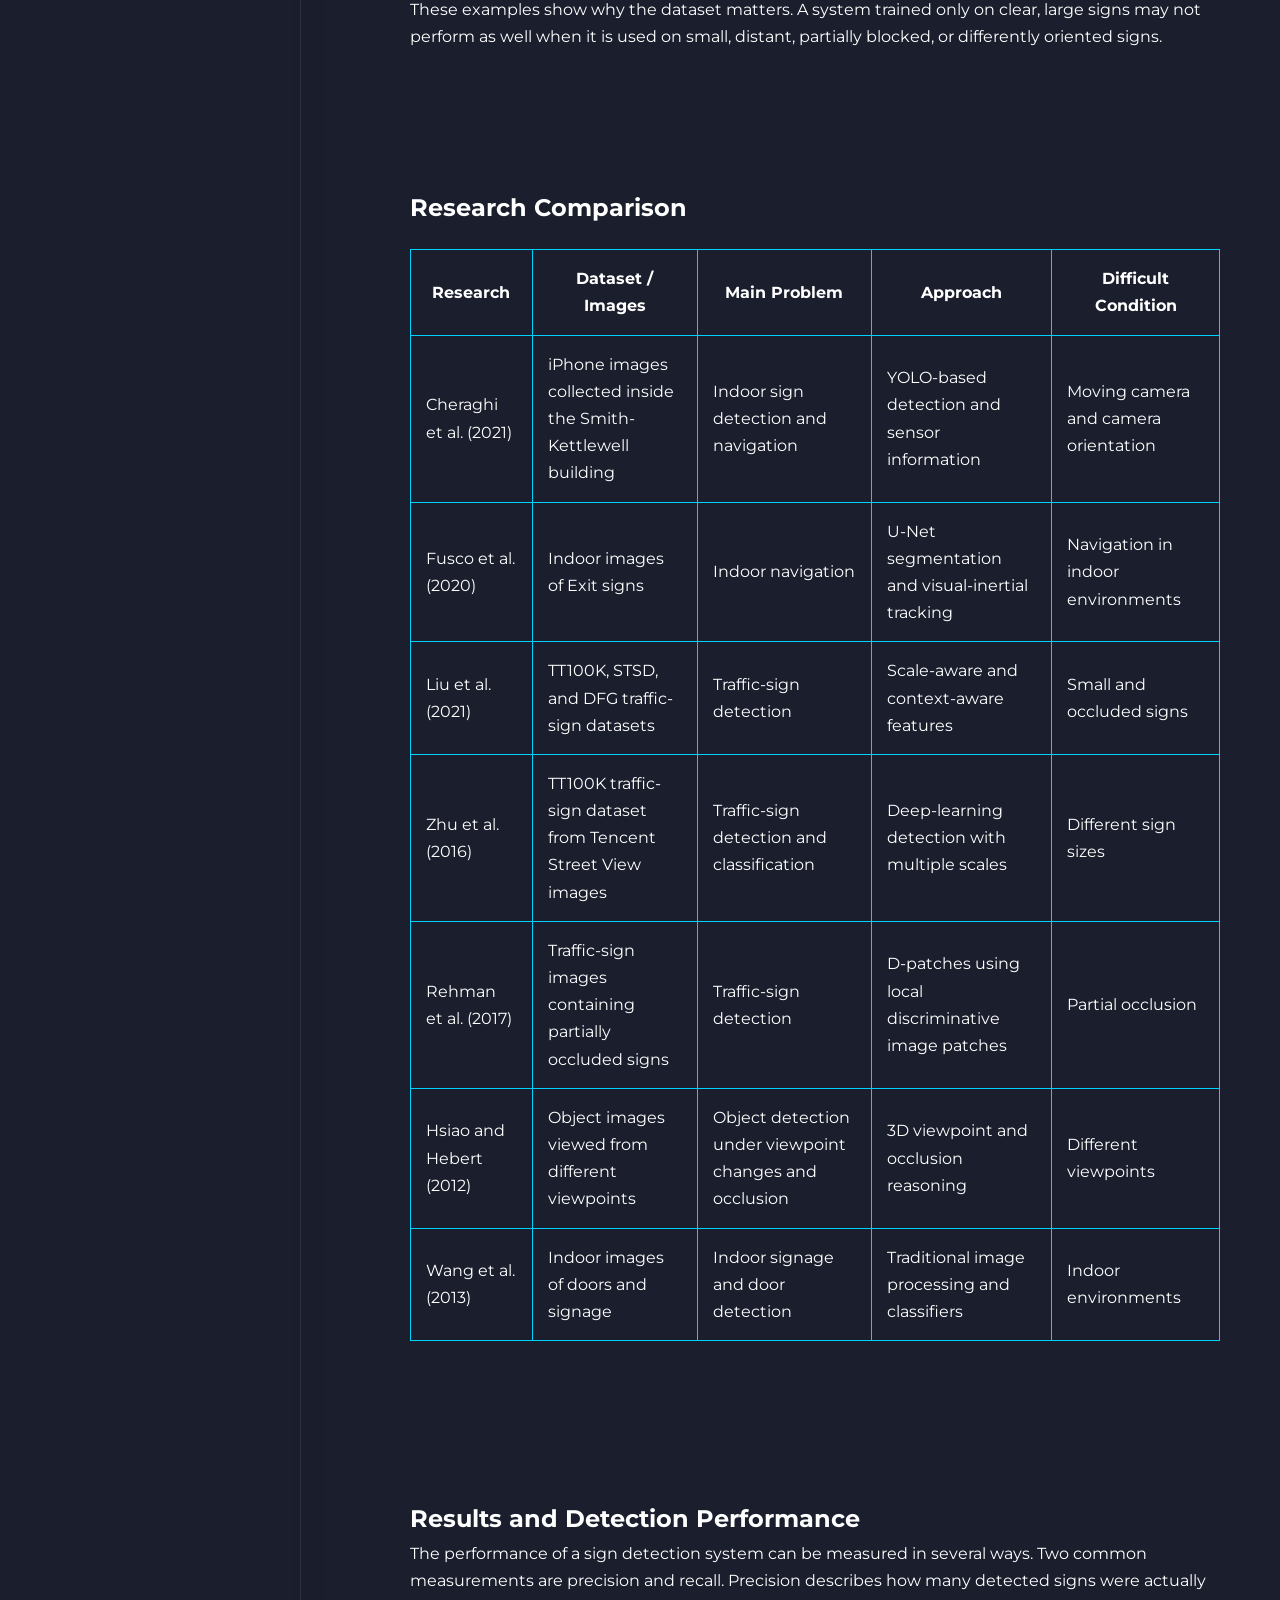
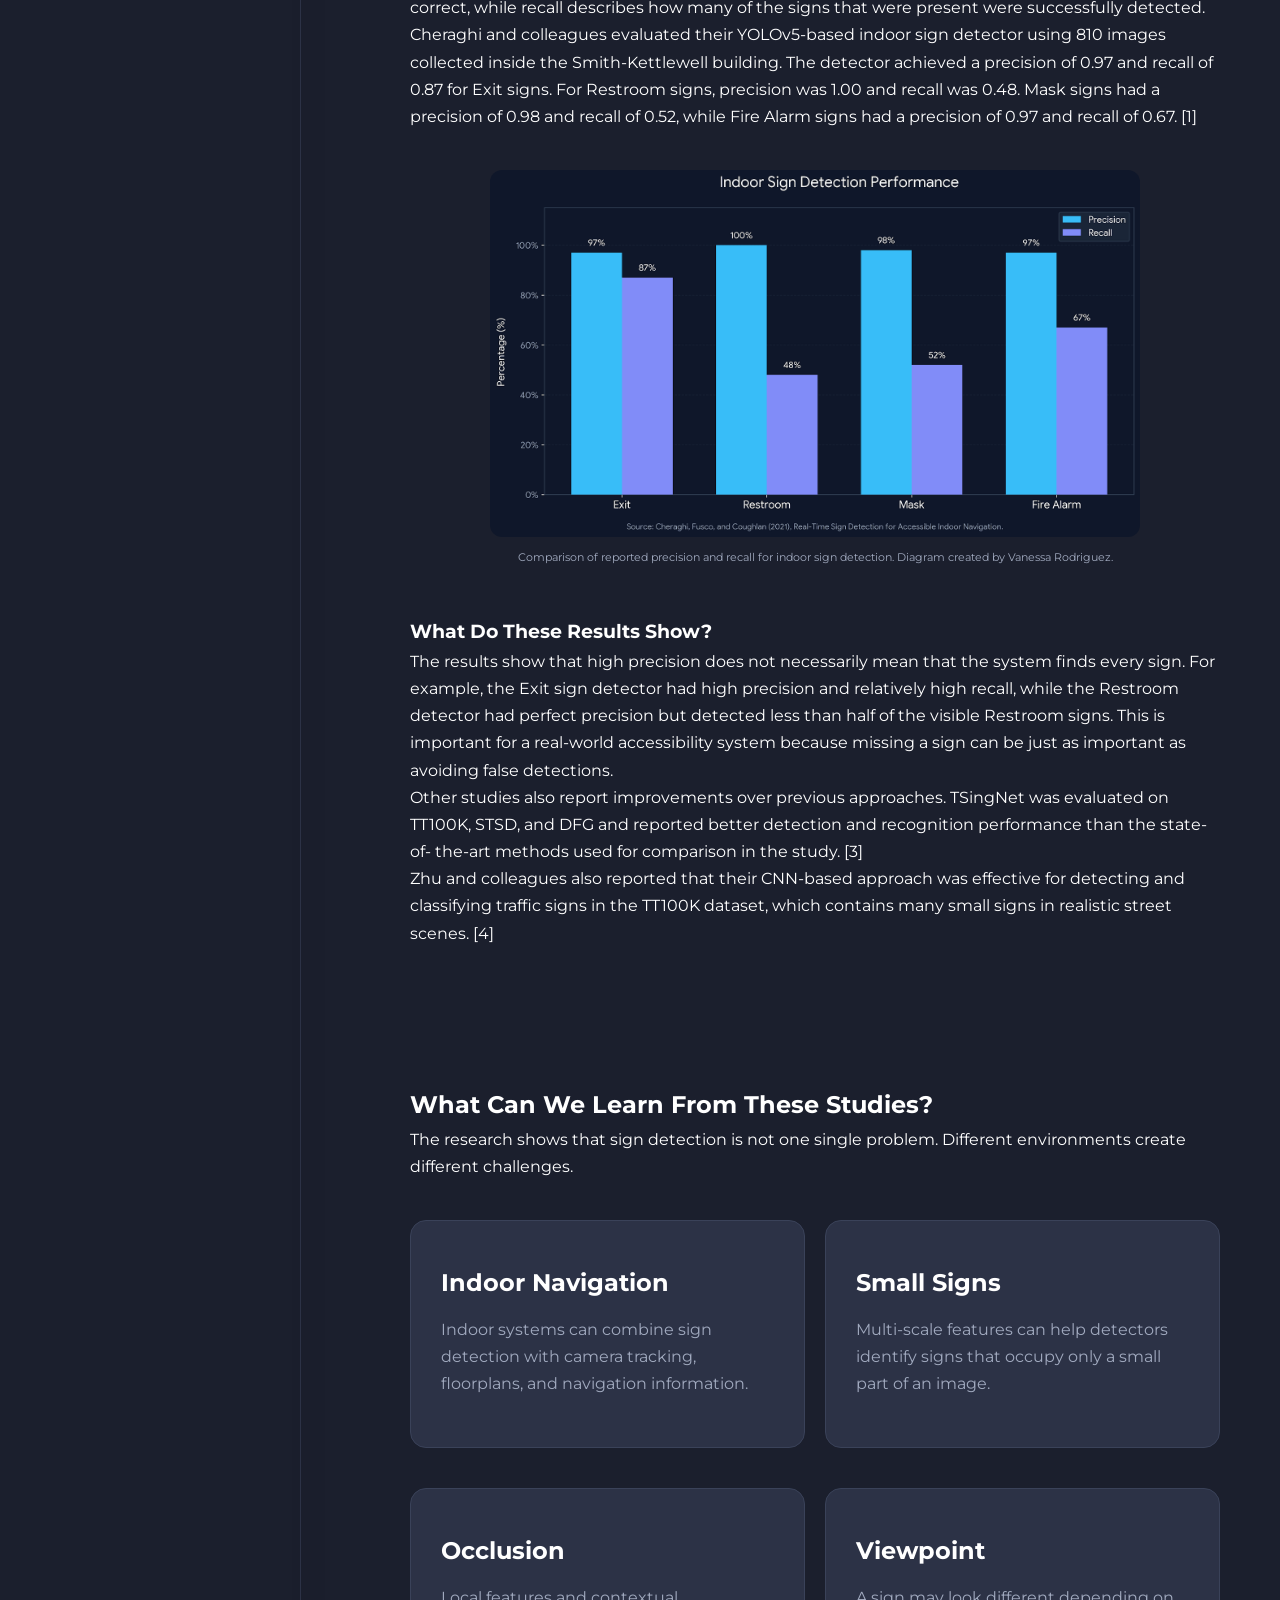
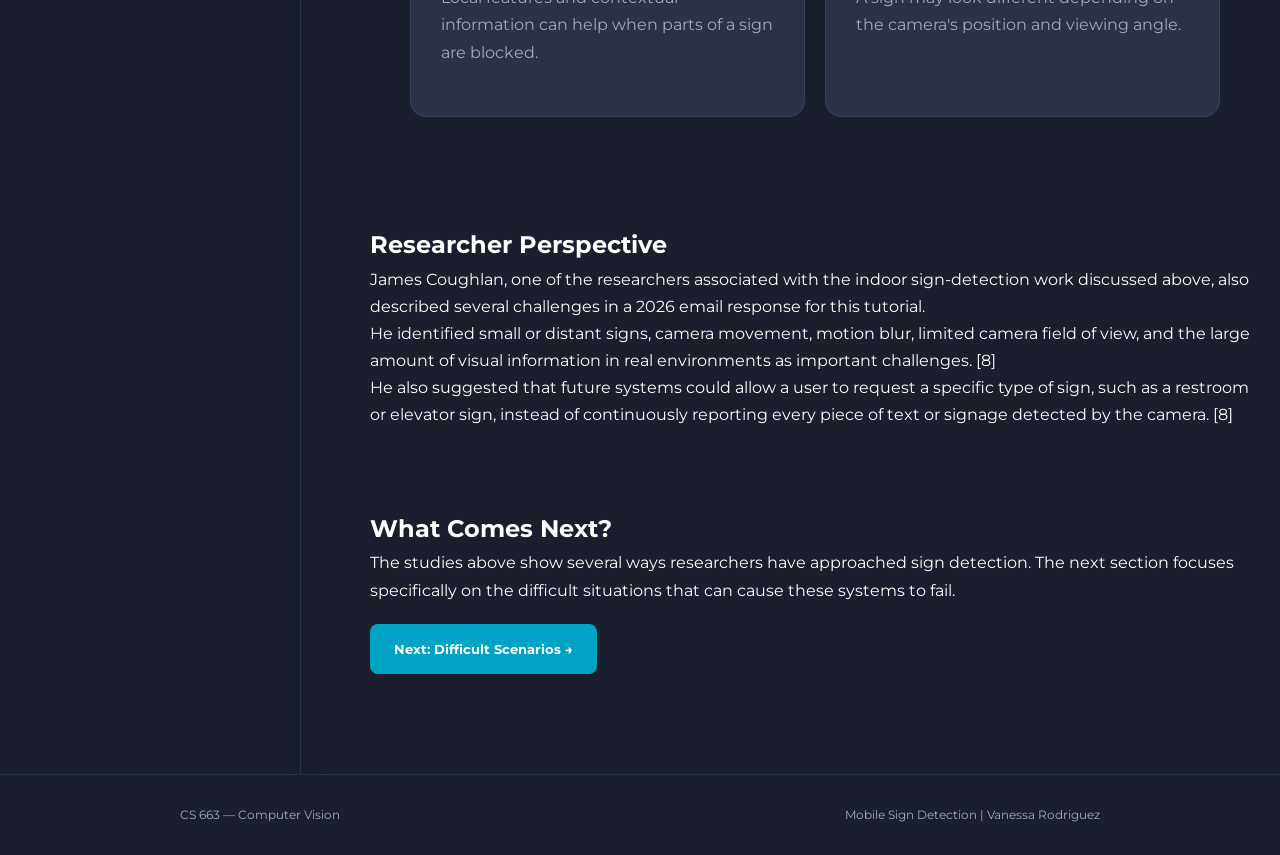
<file: research.html>
<!DOCTYPE html>
<html lang="en">

<head>
    <meta charset="UTF-8">
    <meta name="viewport" content="width=device-width, initial-scale=1.0">

    <title>Previous Research | Mobile Sign Detection</title>

    <link rel="stylesheet" href="css/style.css">

    <!-- Montserrat Font -->
    <link rel="preconnect" href="https://fonts.googleapis.com">
    <link rel="preconnect" href="https://fonts.gstatic.com" crossorigin>
    <link href="https://fonts.googleapis.com/css2?family=Montserrat:wght@400;500;600;700;800&display=swap"
        rel="stylesheet">
</head>

<body>

    <!-- Navigation -->
    <nav class="navbar subpage-navbar">

        <div class="nav-container">

            <div class="nav-links" id="navLinks">
                <a href="introduction.html">Intro</a>
                <a href="mobile-cameras.html">Mobile Cameras</a>
                <a href="techniques.html">Techniques</a>
                <a href="research.html" class="active">Research</a>
                <a href="difficult-scenarios.html">Difficult Scenarios</a>
                <a href="limitations.html">Limitations</a>
                <a href="future.html">Future</a>
                <a href="interactive.html">Quiz</a>
                <a href="bibliography.html">Bibliography</a>
            </div>

            <button class="menu-button" onclick="toggleMenu()">
                <span></span>
                <span></span>
                <span></span>
            </button>

        </div>

    </nav>


    <!-- Main Content -->
    <main class="page-layout">

        <!-- Left Side: Sidebar -->
        <aside class="side-menu">

            <a href="index.html" class="side-title">
                MOBILE SIGN DETECTION
            </a>

            <div class="side-links">
                <a href="#research-overview">What Does Previous Research Show?</a>
                <a href="#research-1">Real-Time Indoor Sign Detection</a>
                <a href="#research-2">Indoor Navigation Using Sign Recognition</a>
                <a href="#research-3">Small and Occluded Traffic Signs</a>
                <a href="#research-4">Traffic-Sign Detection in the Wild</a>
                <a href="#research-5">Signs Under Occlusion</a>
                <a href="#research-6">Different Viewpoints</a>
                <a href="#research-7">Earlier Indoor Sign and Door Detection</a>
                <a href="#datasets">Datasets and Image Types</a>
                <a href="#comparison">Research Comparison</a>
                <a href="#results">Results and Detection Performance</a>
                <a href="#what-we-learn">What Can We Learn?</a>
                <a href="#researcher">Researcher Perspective</a>
                <a href="#next">What Comes Next?</a>
            </div>

        </aside>


        <!-- Right Side: Page Content -->
        <div class="page-content">

            <!-- Page Audio -->
            <section class="audio-section">

                <div class="audio-card">

                    <div class="audio-icon">
                        🎧
                    </div>

                    <div class="audio-content">

                        <p class="audio-label">
                            LISTEN TO THIS PAGE
                        </p>

                        <h3>
                            Previous Research on Sign Detection
                        </h3>

                        <p>
                            Listen to an overview of previous research on indoor signs,
                            traffic signs, small signs, occlusion, and accessible navigation.
                        </p>

                        <audio controls>
                            <source src="audio/research.mp3" type="audio/mpeg">
                            Your browser does not support the audio element.
                        </audio>

                    </div>

                </div>

            </section>

            <!-- Page Header -->
            <section class="page-header">

                <p class="course">CS 663 — Computer Vision</p>

                <h1>Previous Research</h1>

                <p>
                    How researchers have approached sign detection in indoor and
                    outdoor environments.
                </p>

            </section>


            <!-- Introduction -->
            <section class="content-section" id="research-overview">

                <h2>What Does Previous Research Show?</h2>

                <p>
                    Researchers have used many different computer vision approaches
                    to detect signs. Some research focuses on indoor navigation,
                    while other work focuses on traffic signs and difficult outdoor
                    environments.
                </p>



                <figure class="tutorial-image">
                    <img src="images/research_approaches.jpeg"
                        alt="Overview of approaches used in sign detection research">
                    <figcaption>Overview of approaches used in previous sign detection research. Diagram created by
                        Vanessa Rodriguez.</figcaption>
                </figure>



                <p>
                    Looking at several studies helps show how the problem has changed
                    over time. Earlier systems often relied on manually designed
                    image-processing features, while newer systems increasingly use
                    deep-learning-based detection.
                </p>

                <p>
                    The studies below are especially useful because they address
                    different challenges such as small signs, occlusion, camera
                    viewpoint, indoor navigation, and real-world backgrounds.
                </p>

            </section>


            <!-- Research 1 -->
            <section class="content-section" id="research-1">

                <h2>1. Real-Time Indoor Sign Detection</h2>

                <h3>
                    Cheraghi, Fusco, and Coughlan — 2021
                </h3>

                <p>
                    In <em>Real-Time Sign Detection for Accessible Indoor
                        Navigation</em>, the researchers investigated how computer vision
                    could be used to help people who are blind or have low vision
                    navigate indoor environments.
                </p>

                <p>
                    Their system used a YOLO-based object detector to identify indoor
                    signs. The researchers were also interested in the problem of
                    using a smartphone while the user is moving through an
                    environment. <a href="bibliography.html#source1">[1]</a>
                </p>

                <p>
                    One part of their approach used information from the smartphone's
                    inertial sensors to compensate for camera roll. This is useful
                    because a phone may not always be held perfectly level while a
                    person is walking. <a href="bibliography.html#source1">[1]</a>
                </p>
                </p>

                <p>
                    The system also considered the location and orientation of signs
                    so that detected signs could be useful for navigation instead of
                    simply being identified in an image. <a href="bibliography.html#source1">[1]</a>
                </p>

                <div class="question-section">

                    <h3>Why is this important?</h3>

                    <p>
                        This research connects sign detection to a real mobile
                        accessibility application. The goal is not simply to detect
                        an object but to provide useful information about the user's
                        surrounding environment.
                    </p>

                </div>

            </section>


            <!-- Research 2 -->
            <section class="content-section" id="research-2">

                <h2>2. Indoor Navigation Using Sign Recognition</h2>

                <h3>
                    Fusco, Cheraghi, and Coughlan — 2020
                </h3>

                <p>
                    In <em>An Indoor Navigation App using Computer Vision and Sign
                        Recognition</em>, the researchers developed the iNavigate system
                    for indoor navigation.
                </p>

                <p>
                    The system used U-Net semantic segmentation to identify exit
                    signs. Instead of only producing a bounding box, segmentation
                    creates a mask that identifies the pixels belonging to the
                    detected object. <a href="bibliography.html#source2">[2]</a>
                </p>

                <p>
                    The system also used Apple's ARKit visual-inertial odometry to
                    track the relative position and orientation of the camera.
                    This information could then be combined with an indoor floorplan
                    and navigation system. <a href="bibliography.html#source2">[2]</a>
                </p>

                <p>
                    This demonstrates how sign detection can become part of a larger
                    computer vision system. The detected sign can provide information
                    that is combined with the user's estimated position and the
                    building layout.
                </p>

            </section>


            <!-- Research 3 -->
            <section class="content-section" id="research-3">

                <h2>3. Detecting Small and Occluded Traffic Signs</h2>

                <h3>
                    Liu et al. — 2021
                </h3>

                <p>
                    Liu and colleagues developed TSingNet, a system designed for
                    traffic sign detection in difficult real-world conditions. <a
                        href="bibliography.html#source3">[3]</a>
                </p>

                <p>
                    One of the important problems addressed by this research is that
                    traffic signs can be very small in an image. They can also be
                    partially hidden by other objects.
                </p>

                <p>
                    TSingNet uses scale-aware feature processing to help detect signs
                    of different sizes. The approach also uses contextual information
                    to help the model understand the surrounding image. <a href="bibliography.html#source3">[3]</a>
                </p>

                <div class="topic-grid">

                    <div class="topic-card">

                        <h3>Small Signs</h3>

                        <p>
                            Multi-scale processing helps the system handle signs that
                            occupy different amounts of the image.
                        </p>

                    </div>


                    <div class="topic-card">

                        <h3>Context</h3>

                        <p>
                            Information surrounding the sign can provide additional
                            clues for detection.
                        </p>

                    </div>


                    <div class="topic-card">

                        <h3>Occlusion</h3>

                        <p>
                            The system is designed to improve detection when parts
                            of a sign are hidden.
                        </p>

                    </div>

                </div>

            </section>


            <!-- Research 4 -->
            <section class="content-section" id="research-4">

                <h2>4. Traffic-Sign Detection in the Wild</h2>

                <h3>
                    Zhu et al. — CVPR 2016
                </h3>

                <p>
                    Zhu and colleagues studied traffic-sign detection and
                    classification using the Tsinghua-Tencent 100K (TT100K) dataset.
                    The dataset was created from 100,000 Tencent Street View panoramas
                    and contains about 100,000 images with 30,000 traffic-sign
                    instances. The images include different lighting and weather
                    conditions, and the signs are labeled with their class, bounding
                    box, and pixel mask. <a href="bibliography.html#source4">[4]</a>
                </p>

                <p>
                    This type of dataset is useful because it represents signs in
                    real-world street scenes rather than showing signs against simple
                    or controlled backgrounds. It also includes signs that can occupy
                    only a small part of an image. <a href="bibliography.html#source4">[4]</a>
                </p>

                <p>
                    Their work used a deep-learning-based detection system designed
                    to handle signs at different scales. The system used multiple
                    feature map resolutions and anchor boxes to detect objects of
                    different sizes.
                </p>

                <p>
                    This research is useful for understanding why scale is important
                    in sign detection. A detector that only works well for large
                    objects can have difficulty when a sign is far away and occupies
                    only a small region of the image.
                </p>

                <div class="question-section">

                    <h3>Connection to Mobile Cameras</h3>

                    <p>
                        The scale problem in traffic-sign detection is also relevant
                        to mobile sign detection. When a person is far from a sign,
                        the sign may become very small in the camera frame.
                    </p>

                </div>

            </section>


            <!-- Research 5 -->
            <section class="content-section" id="research-5">

                <h2>5. Detecting Signs Under Occlusion</h2>

                <h3>
                    Rehman et al. — 2017
                </h3>

                <p>
                    Rehman and colleagues studied traffic-sign detection when signs
                    are partially blocked. <a href="bibliography.html#source5">[5]</a>
                </p>

                <p>
                    Their D-patches approach uses local image patches to find
                    discriminative parts of a traffic sign. Instead of depending
                    completely on seeing the entire sign, the system can use visible
                    portions of the sign as evidence.
                </p>

                <p>
                    The system combines evidence from different parts of the image
                    to make a detection decision. This is particularly relevant to
                    real-world environments because signs are not always completely
                    visible.
                </p>

                <p>
                    For example, a tree branch, vehicle, person, or another object
                    could block part of a sign while leaving enough of the sign
                    visible for detection.
                </p>

            </section>


            <!-- Research 6 -->
            <section class="content-section" id="research-6">

                <h2>6. Detection from Different Viewpoints</h2>

                <h3>
                    Hsiao and Hebert — 2012
                </h3>

                <p>
                    Hsiao and Hebert investigated object detection when objects are
                    viewed from different viewpoints and may be partially occluded.
                    <a href="bibliography.html#source6">[6]</a>
                </p>

                <p>
                    Their work is not specifically limited to signs, but it provides
                    useful ideas for understanding one of the main challenges in this
                    tutorial: a camera may observe an object from an unusual angle.
                </p>

                <p>
                    Their approach considers three-dimensional object information
                    and visibility when making detection decisions.
                </p>

                <div class="question-section">

                    <h3>Why does viewpoint matter?</h3>

                    <p>
                        A sign that is easy to recognize from the front may look very
                        different when viewed from the side. A useful detection system
                        therefore needs to handle more than one ideal camera
                        viewpoint.
                    </p>

                </div>

            </section>


            <!-- Research 7 -->
            <section class="content-section" id="research-7">

                <h2>7. Earlier Indoor Sign and Door Detection</h2>

                <h3>
                    Wang, Yang, and Tian — 2013
                </h3>

                <p>
                    Wang and colleagues investigated signage and door detection for
                    blind navigation and wayfinding. <a href="bibliography.html#source7">[7]</a>
                </p>

                <p>
                    Their approach considered traditional computer vision techniques
                    including edge detection, Hough transforms, color and texture
                    segmentation, and feature-based classifiers. <a href="bibliography.html#source7">[7]</a>
                </p>

                <p>
                    The research also included text detection and OCR as part of a
                    larger navigation system.
                </p>

                <p>
                    This study is useful for comparing earlier traditional computer
                    vision approaches with newer deep-learning-based methods.
                </p>

            </section>

            <!-- Datasets -->
            <section class="content-section" id="datasets">

                <h2>Datasets and Types of Sign Images</h2>

                <p>
                    The studies use different types of images depending on the
                    problem they are trying to solve. Some researchers use indoor
                    smartphone images, while others use outdoor traffic scenes.
                    These differences are important because the appearance and
                    difficulty of signs can change depending on the environment.
                </p>

                <figure class="tutorial-image">
                    <img src="images/dataset_example.jpeg" alt="Examples of sign images used in research">
                    <figcaption>Examples of different sign images and environments used in previous research. Diagram
                        created by Vanessa Rodriguez.</figcaption>
                </figure>

                <p>
                    Cheraghi and colleagues used images collected inside the
                    Smith-Kettlewell building with an iPhone to evaluate real-time
                    indoor sign detection. Their dataset included images of signs
                    such as Exit, Restroom, Mask, and Fire Alarm signs. <a href="bibliography.html#source1">[1]</a>
                </p>

                <p>
                    Other research uses large outdoor traffic-sign datasets.
                    The TT100K dataset contains images from Tencent Street View
                    panoramas and includes signs at different sizes and under
                    different lighting and weather conditions. <a href="bibliography.html#source4">[4]</a>
                </p>

                <p>
                    TSingNet was evaluated using three challenging traffic-sign
                    datasets: TT100K, STSD, and DFG. These datasets include
                    difficult examples with scale variation, small signs, and
                    occlusion. <a href="bibliography.html#source3">[3]</a>
                </p>

                <p>
                    These examples show why the dataset matters. A system trained
                    only on clear, large signs may not perform as well when it is
                    used on small, distant, partially blocked, or differently
                    oriented signs.
                </p>

            </section>


            <!-- Comparison -->
            <section class="content-section" id="comparison">

                <h2>Research Comparison</h2>

                <div class="comparison-table">

                    <table>

                        <thead>

                            <tr>
                                <th>Research</th>
                                <th>Dataset / Images</th>
                                <th>Main Problem</th>
                                <th>Approach</th>
                                <th>Difficult Condition</th>
                            </tr>

                        </thead>

                        <tbody>

                            <tr>

                                <td>
                                    Cheraghi et al. (2021)
                                </td>
                                <td>
                                    iPhone images collected inside the
                                    Smith-Kettlewell building
                                </td>

                                <td>
                                    Indoor sign detection and navigation
                                </td>

                                <td>
                                    YOLO-based detection and sensor information
                                </td>

                                <td>
                                    Moving camera and camera orientation
                                </td>

                            </tr>


                            <tr>

                                <td>
                                    Fusco et al. (2020)
                                </td>
                                <td>
                                    Indoor images of Exit signs
                                </td>

                                <td>
                                    Indoor navigation
                                </td>

                                <td>
                                    U-Net segmentation and visual-inertial tracking
                                </td>

                                <td>
                                    Navigation in indoor environments
                                </td>

                            </tr>


                            <tr>

                                <td>
                                    Liu et al. (2021)
                                </td>
                                <td>
                                    TT100K, STSD, and DFG traffic-sign
                                    datasets
                                </td>

                                <td>
                                    Traffic-sign detection
                                </td>

                                <td>
                                    Scale-aware and context-aware features
                                </td>

                                <td>
                                    Small and occluded signs
                                </td>

                            </tr>


                            <tr>

                                <td>
                                    Zhu et al. (2016)
                                </td>

                                <td>
                                    TT100K traffic-sign dataset from
                                    Tencent Street View images
                                </td>
                                <td>
                                    Traffic-sign detection and classification
                                </td>

                                <td>
                                    Deep-learning detection with multiple scales
                                </td>

                                <td>
                                    Different sign sizes
                                </td>

                            </tr>


                            <tr>

                                <td>
                                    Rehman et al. (2017)
                                </td>

                                <td>
                                    Traffic-sign images containing
                                    partially occluded signs
                                </td>

                                <td>
                                    Traffic-sign detection
                                </td>

                                <td>
                                    D-patches using local discriminative
                                    image patches
                                </td>

                                <td>
                                    Partial occlusion
                                </td>

                            </tr>


                            <tr>

                                <td>
                                    Hsiao and Hebert (2012)
                                </td>

                                <td>
                                    Object images viewed from different
                                    viewpoints
                                </td>

                                <td>
                                    Object detection under viewpoint
                                    changes and occlusion
                                </td>

                                <td>
                                    3D viewpoint and occlusion reasoning
                                </td>

                                <td>
                                    Different viewpoints
                                </td>

                            </tr>


                            <tr>

                                <td>
                                    Wang et al. (2013)
                                </td>

                                <td>
                                    Indoor images of doors and signage
                                </td>

                                <td>
                                    Indoor signage and door detection
                                </td>

                                <td>
                                    Traditional image processing and classifiers
                                </td>

                                <td>
                                    Indoor environments
                                </td>

                            </tr>

                        </tbody>

                    </table>

                </div>

            </section>

            <!-- Results -->
            <section class="content-section" id="results">

                <h2>Results and Detection Performance</h2>

                <p>
                    The performance of a sign detection system can be measured in
                    several ways. Two common measurements are precision and recall.
                    Precision describes how many detected signs were actually correct,
                    while recall describes how many of the signs that were present
                    were successfully detected.
                </p>

                <p>
                    Cheraghi and colleagues evaluated their YOLOv5-based indoor sign
                    detector using 810 images collected inside the Smith-Kettlewell
                    building. The detector achieved a precision of 0.97 and recall
                    of 0.87 for Exit signs. For Restroom signs, precision was 1.00
                    and recall was 0.48. Mask signs had a precision of 0.98 and
                    recall of 0.52, while Fire Alarm signs had a precision of 0.97
                    and recall of 0.67. <a href="bibliography.html#source1">[1]</a>
                </p>

                <figure class="tutorial-image">
                    <img src="images/results_performance.png" alt="Comparison of sign detection performance">
                    <figcaption>Comparison of reported precision and recall for indoor sign detection. Diagram created
                        by Vanessa Rodriguez.</figcaption>
                </figure>

                <div class="question-section">

                    <h3>What Do These Results Show?</h3>

                    <p>
                        The results show that high precision does not necessarily
                        mean that the system finds every sign. For example, the
                        Exit sign detector had high precision and relatively high
                        recall, while the Restroom detector had perfect precision
                        but detected less than half of the visible Restroom signs.
                        This is important for a real-world accessibility system
                        because missing a sign can be just as important as avoiding
                        false detections.
                    </p>

                </div>

                <p>
                    Other studies also report improvements over previous approaches.
                    TSingNet was evaluated on TT100K, STSD, and DFG and reported
                    better detection and recognition performance than the state-of-
                    the-art methods used for comparison in the study. <a href="bibliography.html#source3">[3]</a>
                </p>

                <p>
                    Zhu and colleagues also reported that their CNN-based approach
                    was effective for detecting and classifying traffic signs in the
                    TT100K dataset, which contains many small signs in realistic
                    street scenes. <a href="bibliography.html#source4">[4]</a>
                </p>

            </section>


            <!-- What We Learn -->
            <section class="content-section" id="what-we-learn">

                <h2>What Can We Learn From These Studies?</h2>

                <p>
                    The research shows that sign detection is not one single problem.
                    Different environments create different challenges.
                </p>

                <div class="topic-grid">

                    <div class="topic-card">

                        <h3>Indoor Navigation</h3>

                        <p>
                            Indoor systems can combine sign detection with camera
                            tracking, floorplans, and navigation information.
                        </p>

                    </div>


                    <div class="topic-card">

                        <h3>Small Signs</h3>

                        <p>
                            Multi-scale features can help detectors identify signs
                            that occupy only a small part of an image.
                        </p>

                    </div>


                    <div class="topic-card">

                        <h3>Occlusion</h3>

                        <p>
                            Local features and contextual information can help when
                            parts of a sign are blocked.
                        </p>

                    </div>


                    <div class="topic-card">

                        <h3>Viewpoint</h3>

                        <p>
                            A sign may look different depending on the camera's
                            position and viewing angle.
                        </p>

                    </div>

                </div>

            </section>


            <!-- Researcher -->
            <section class="question-section" id="researcher">

                <h2>Researcher Perspective</h2>

                <p>
                    James Coughlan, one of the researchers associated with the indoor
                    sign-detection work discussed above, also described several
                    challenges in a 2026 email response for this tutorial.
                </p>

                <p>
                    He identified small or distant signs, camera movement, motion
                    blur, limited camera field of view, and the large amount of visual
                    information in real environments as important challenges. <a
                        href="bibliography.html#researcher">[8]</a>
                </p>

                <p>
                    He also suggested that future systems could allow a user to
                    request a specific type of sign, such as a restroom or elevator
                    sign, instead of continuously reporting every piece of text or
                    signage detected by the camera. <a href="bibliography.html#researcher">[8]</a>
                </p>

            </section>


            <!-- Next -->
            <section class="goal-section" id="next">

                <h2>What Comes Next?</h2>

                <p>
                    The studies above show several ways researchers have approached
                    sign detection. The next section focuses specifically on the
                    difficult situations that can cause these systems to fail.
                </p>

                <a href="difficult-scenarios.html" class="button">
                    Next: Difficult Scenarios →
                </a>

            </section>

        </div>

    </main>


    <!-- Footer -->
    <footer>

        <p>
            CS 663 — Computer Vision
        </p>

        <p>
            Mobile Sign Detection | Vanessa Rodriguez
        </p>

    </footer>

    <script>
        function toggleMenu() {
            const navLinks = document.getElementById("navLinks");
            navLinks.classList.toggle("show");
        }
    </script>

</body>

</html>
</file>
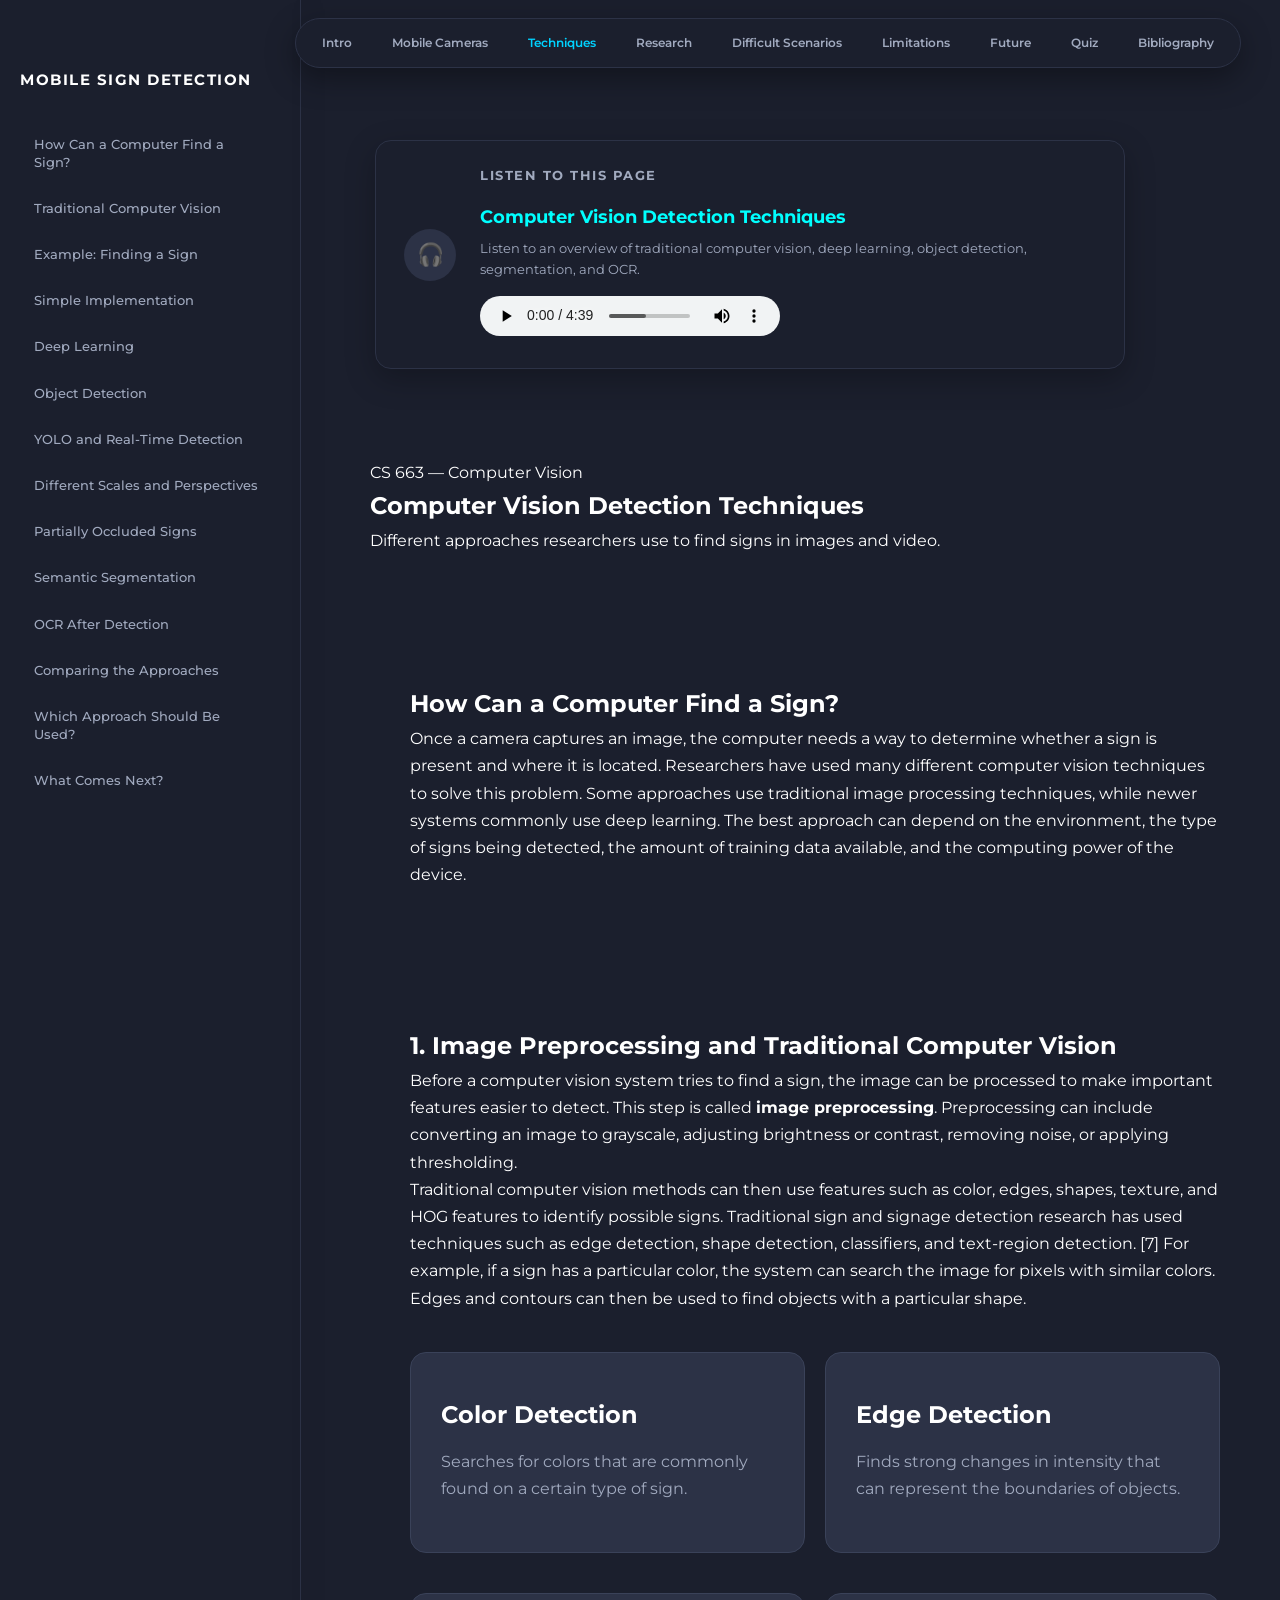
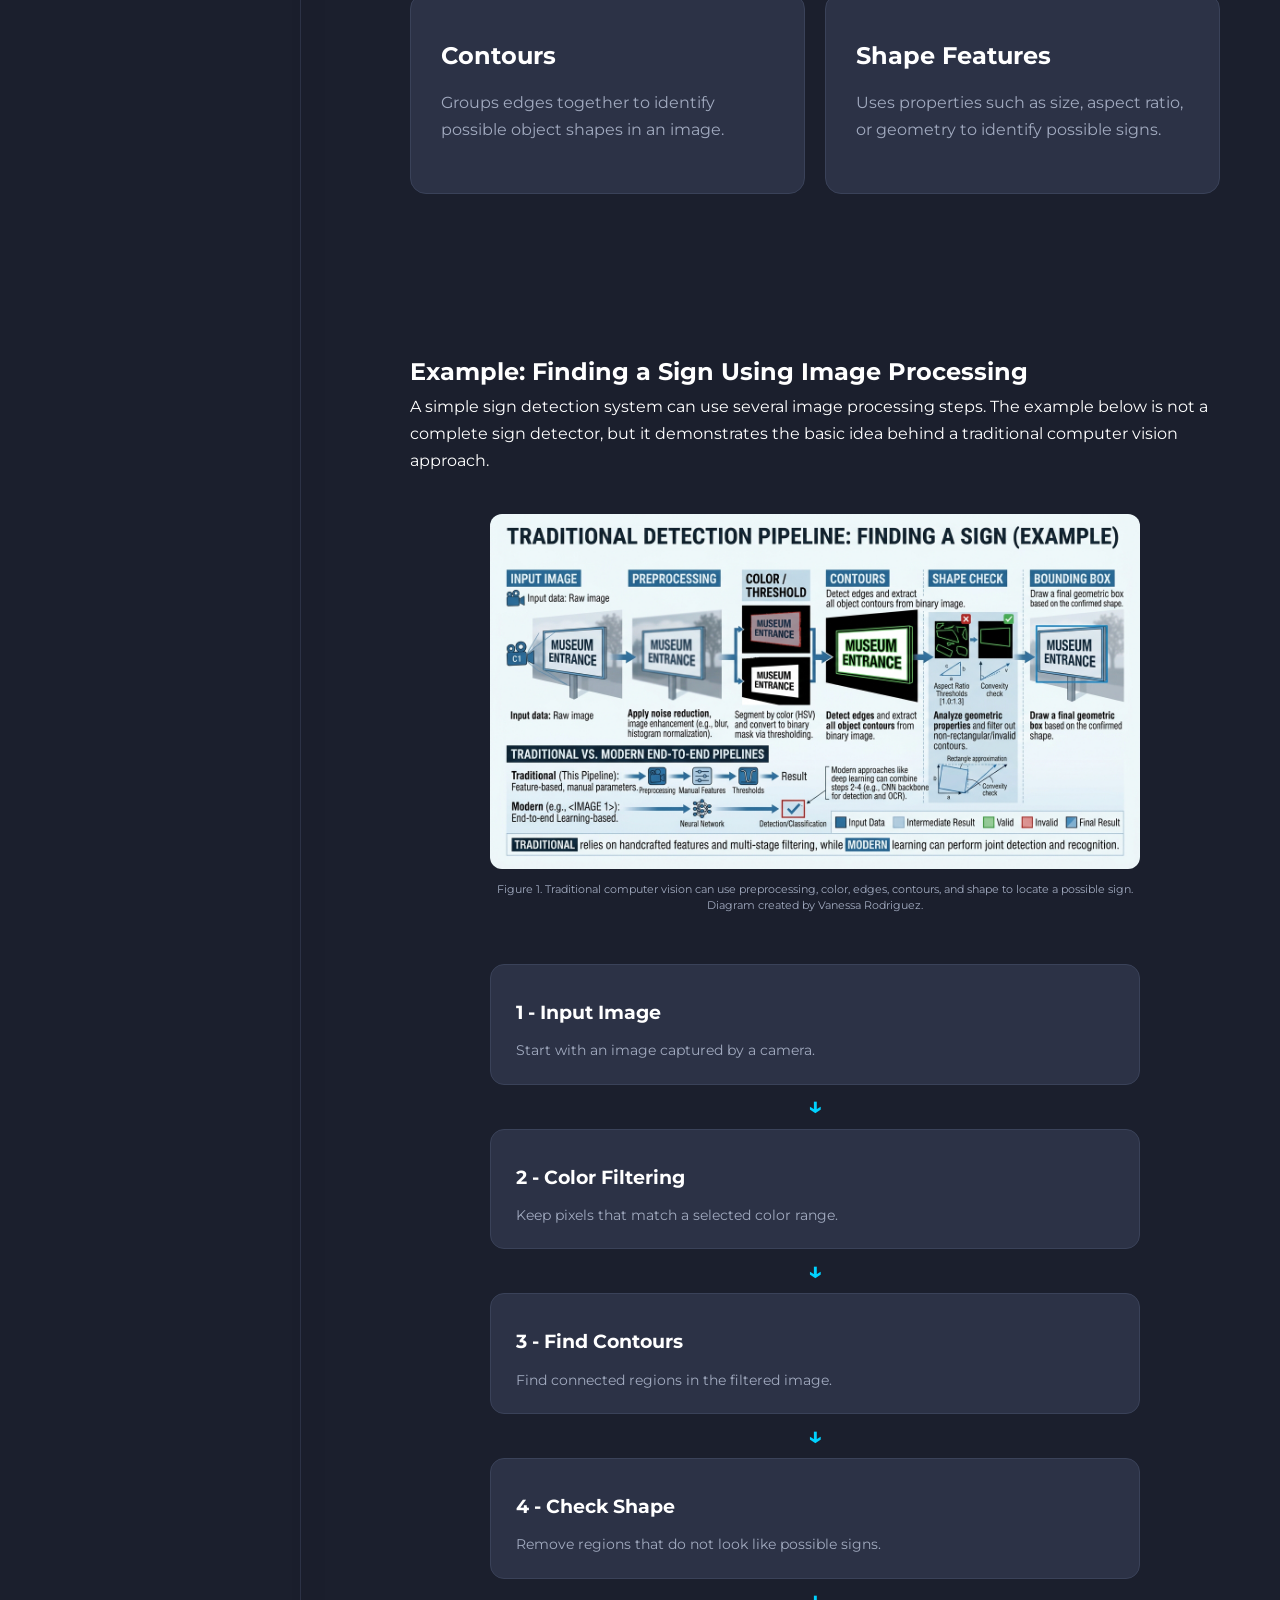
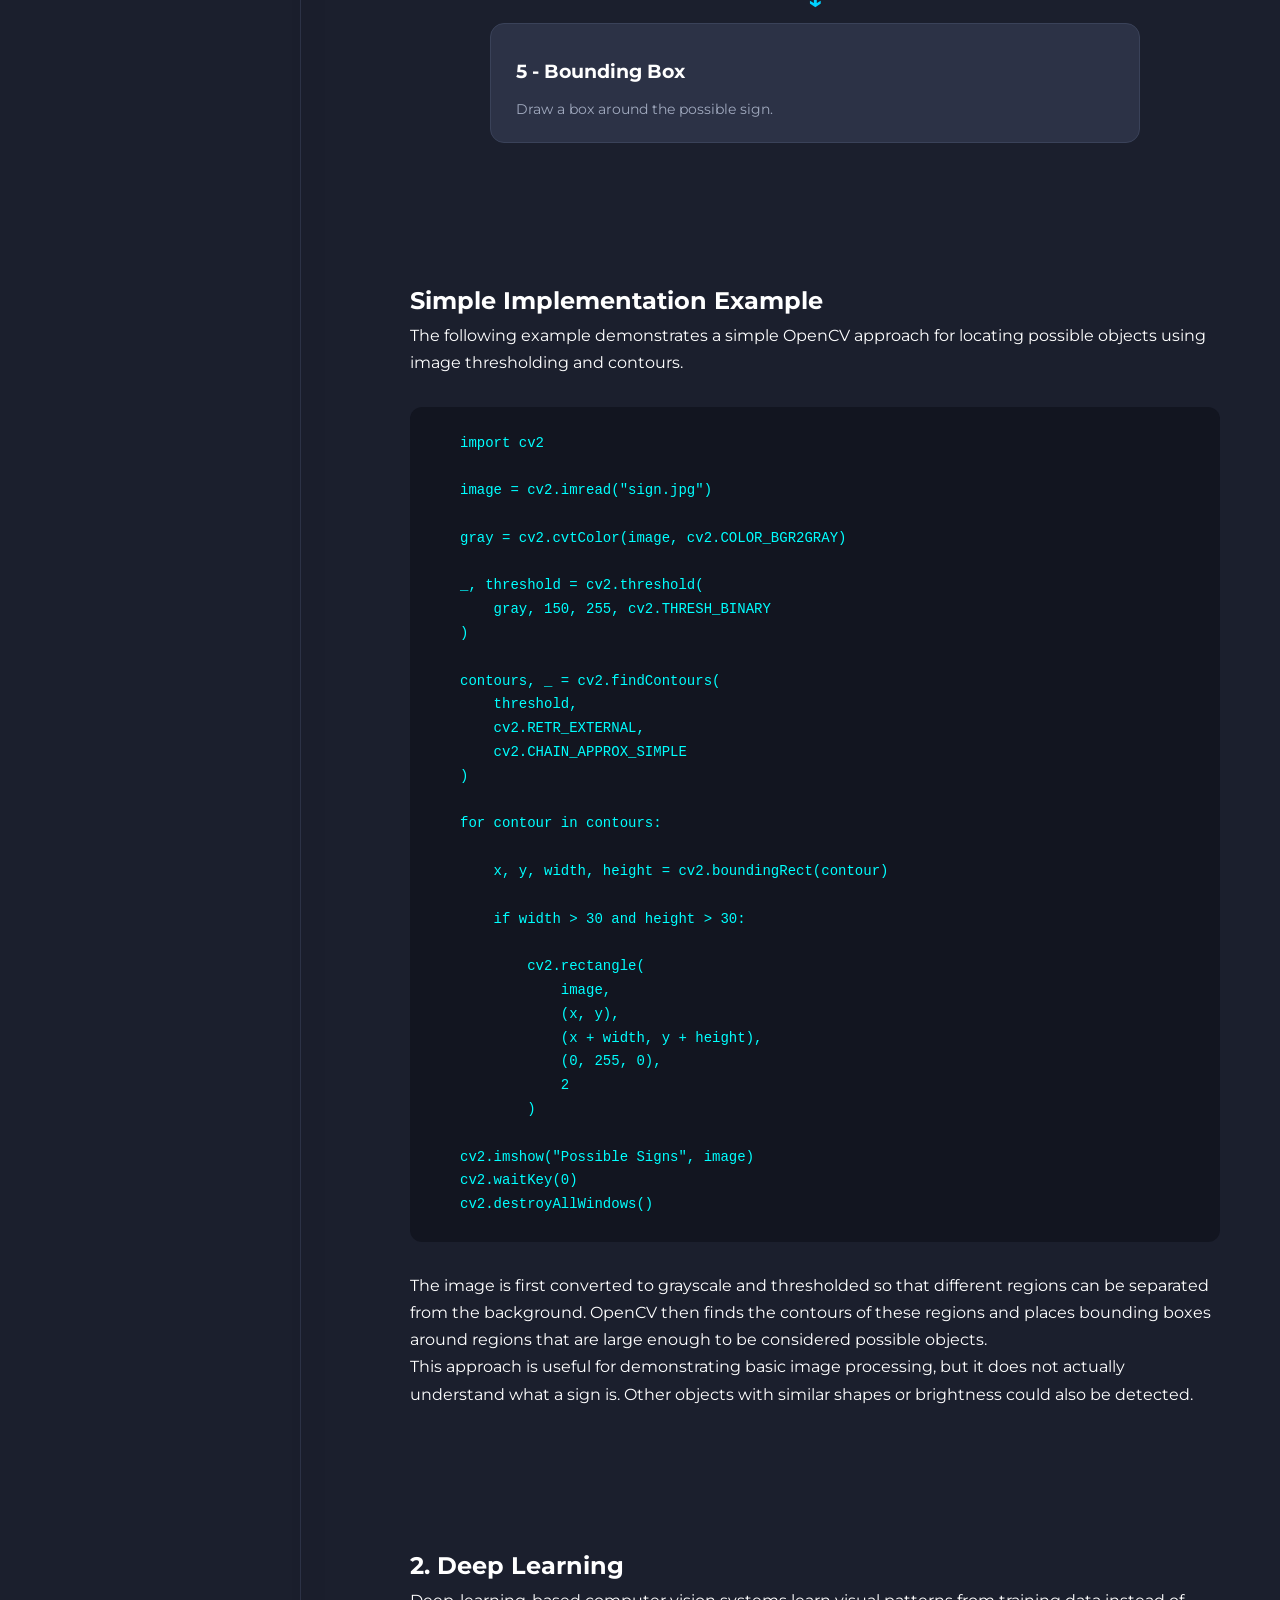
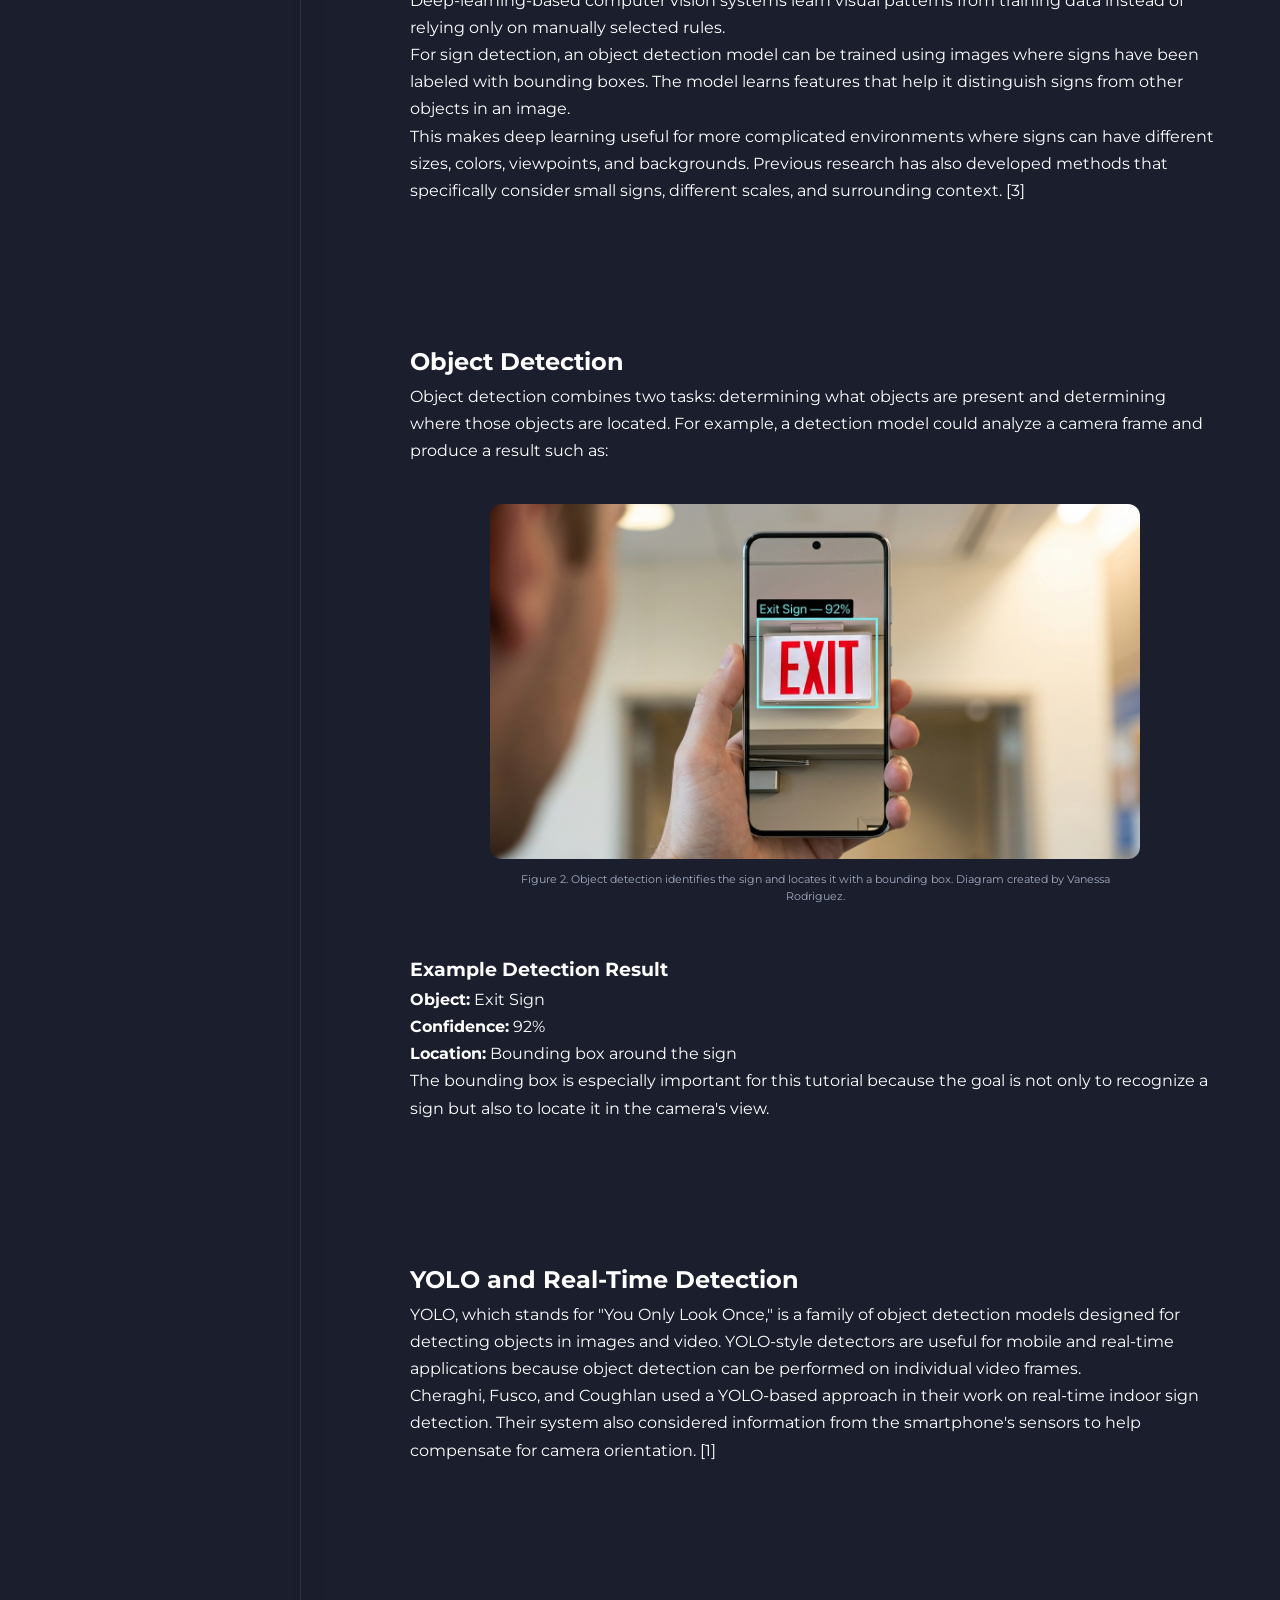
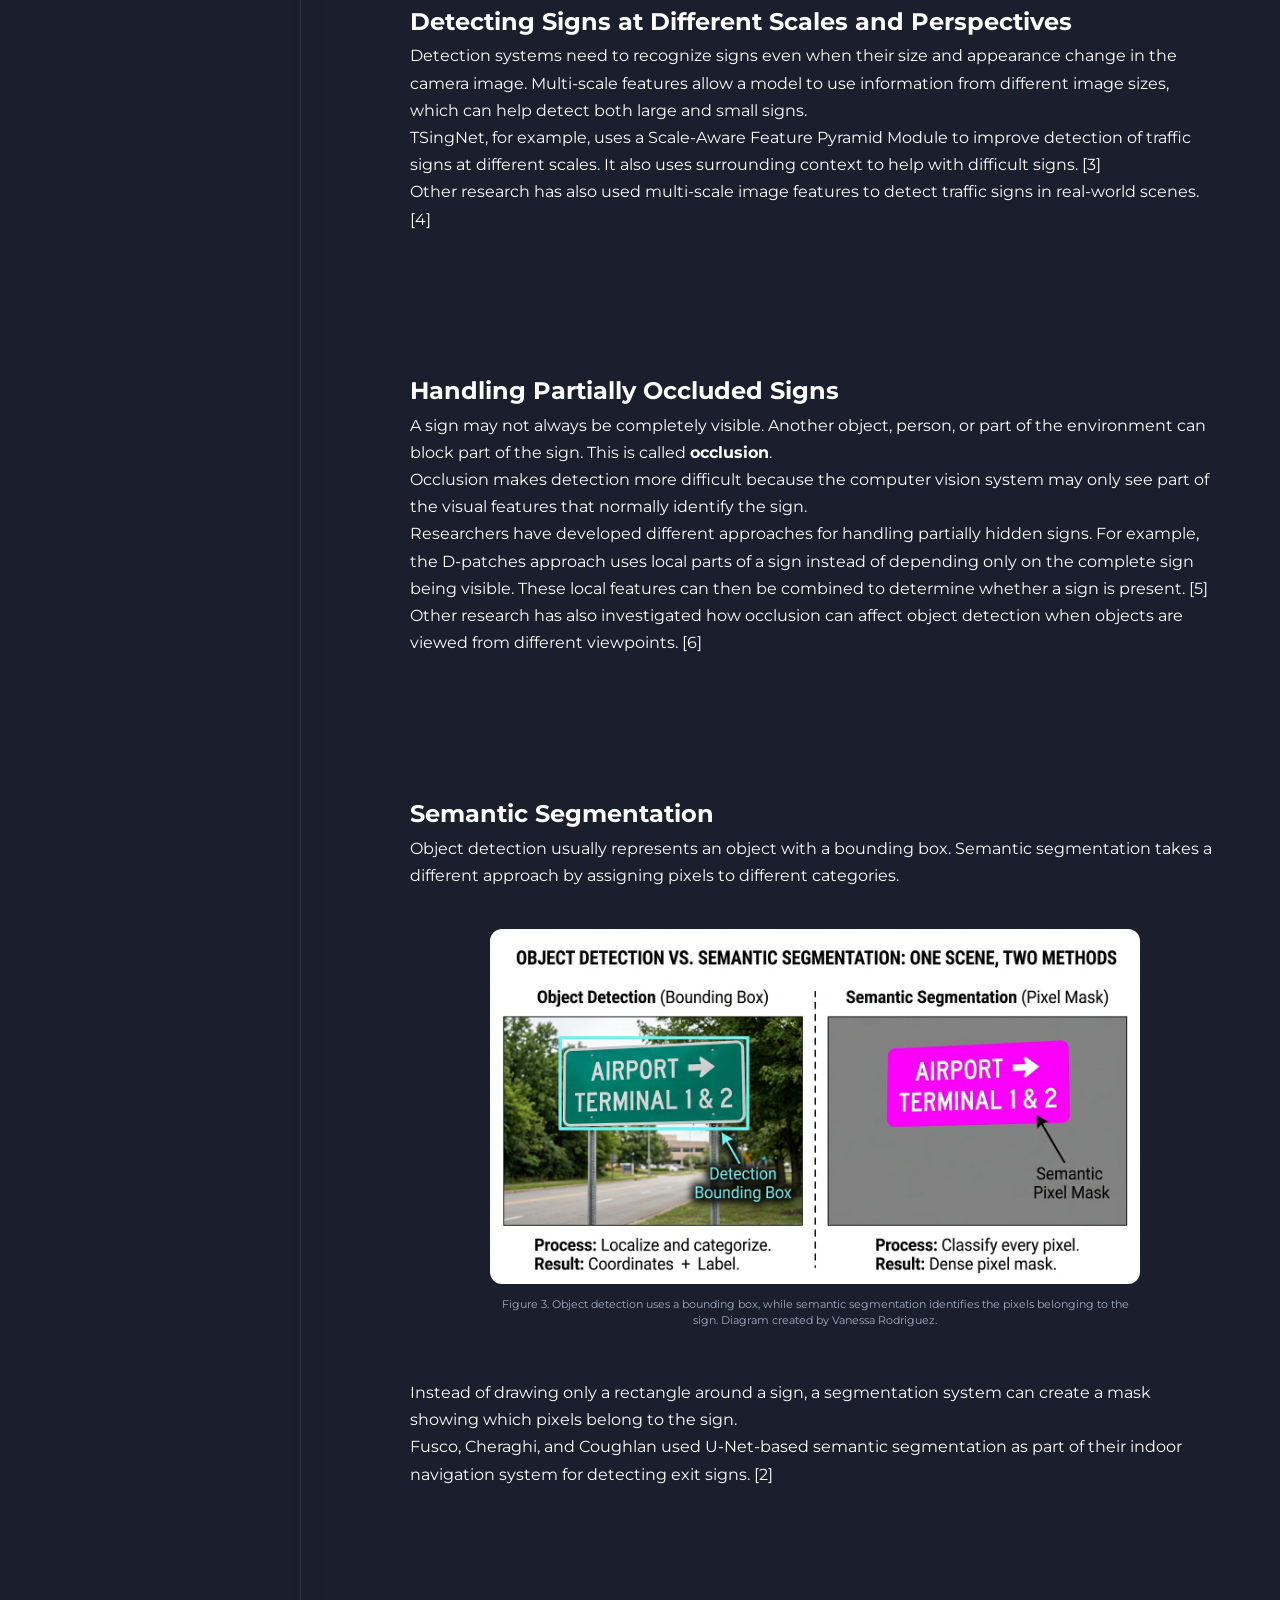
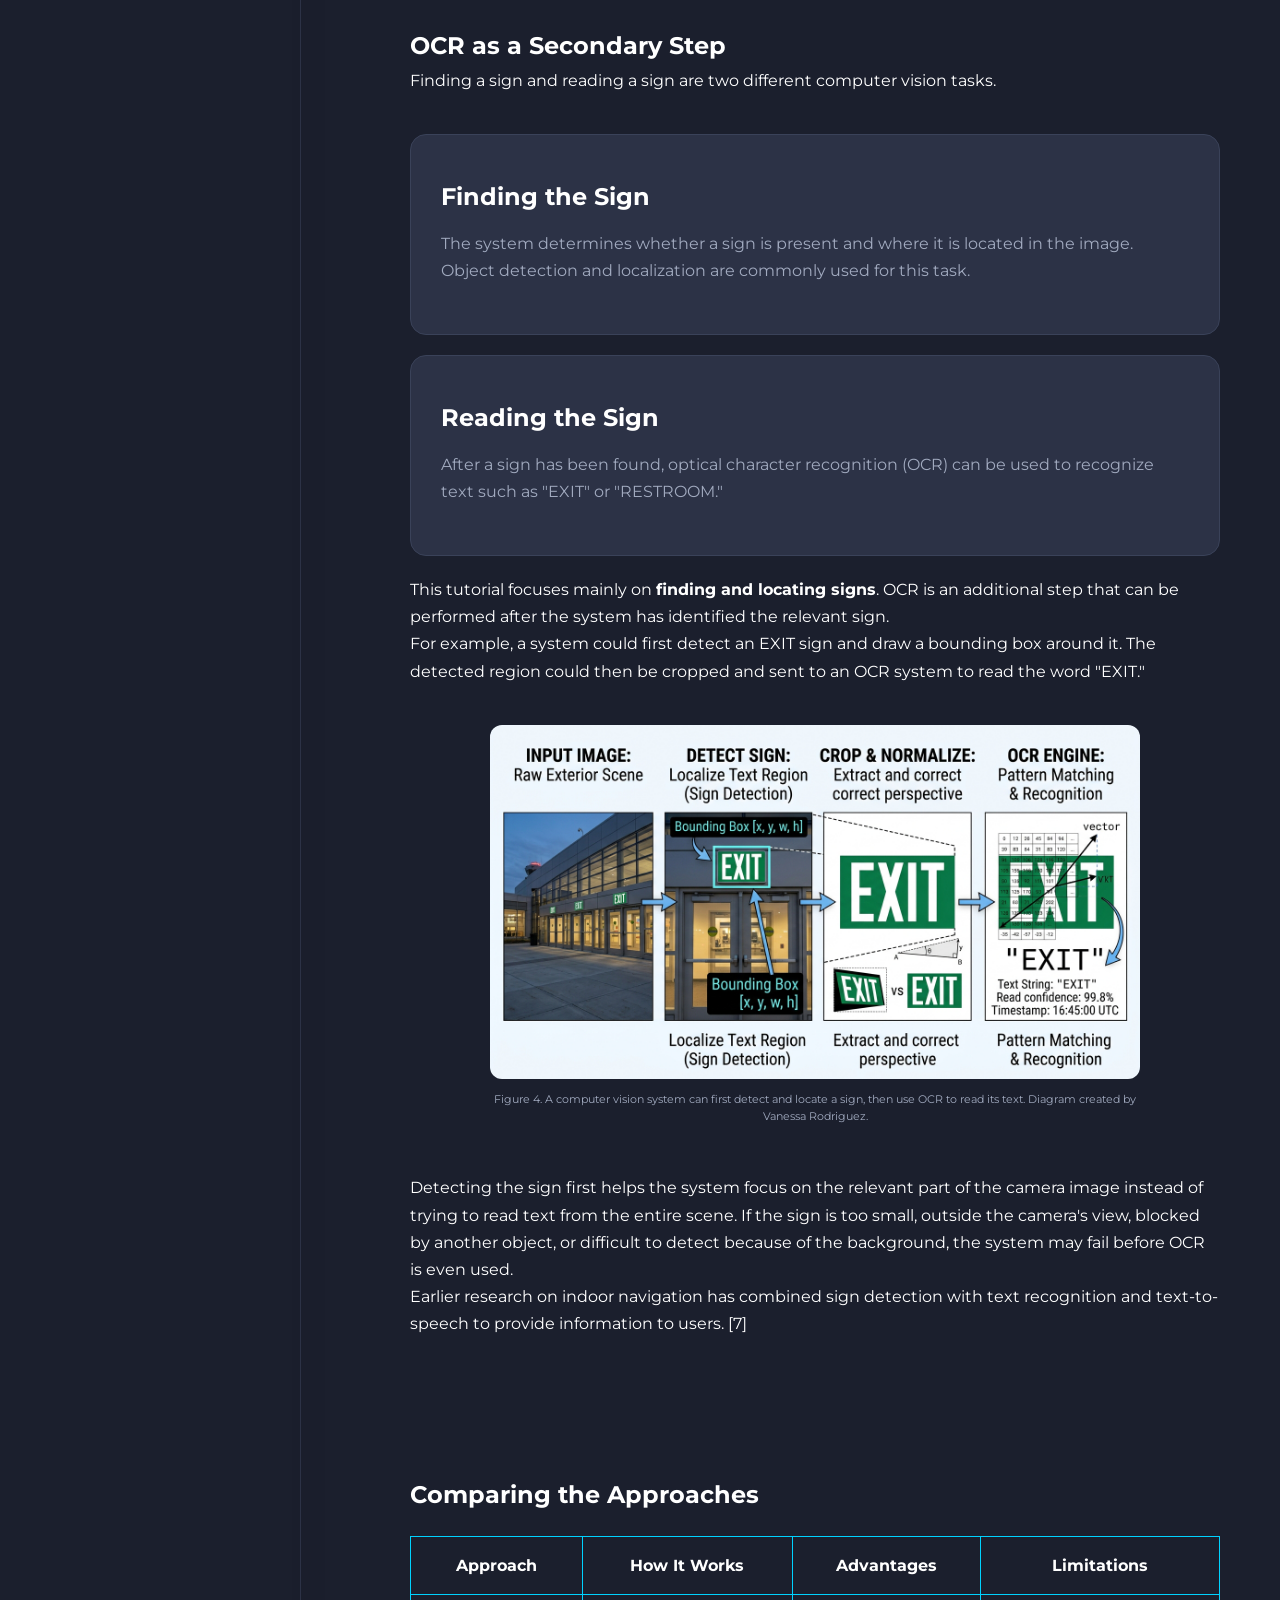
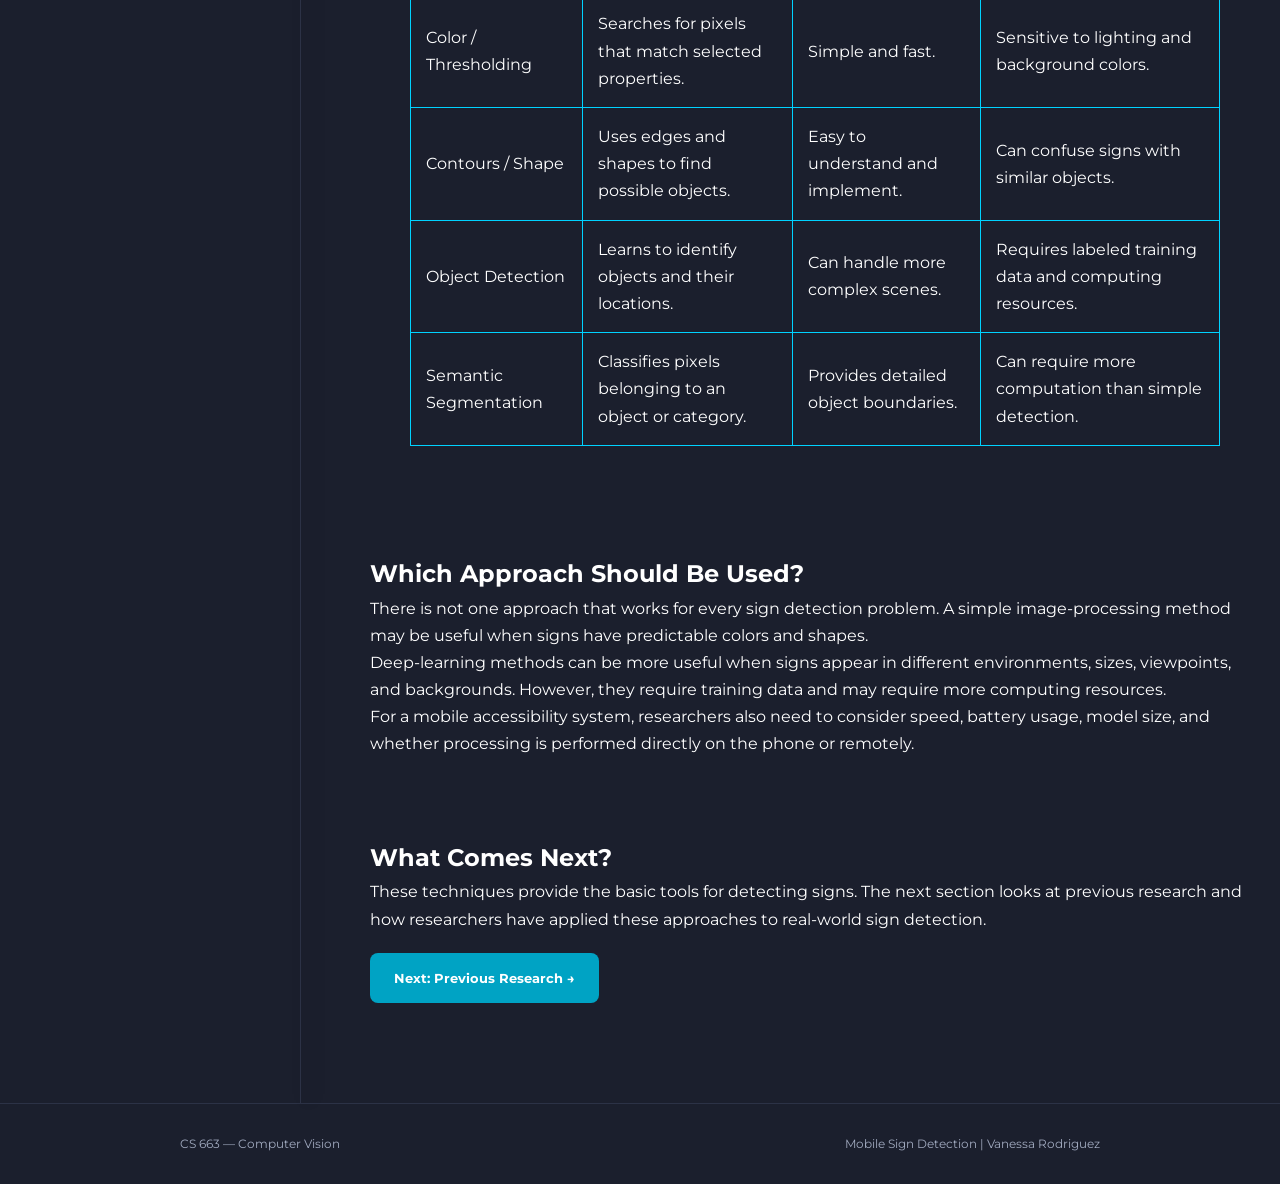
<file: techniques.html>
<!DOCTYPE html>
<html lang="en">

<head>
    <meta charset="UTF-8">
    <meta name="viewport" content="width=device-width, initial-scale=1.0">

    <title>Detection Techniques | Mobile Sign Detection</title>

    <link rel="stylesheet" href="css/style.css">

    <!-- Montserrat Font -->
    <link rel="preconnect" href="https://fonts.googleapis.com">
    <link rel="preconnect" href="https://fonts.gstatic.com" crossorigin>
    <link href="https://fonts.googleapis.com/css2?family=Montserrat:wght@400;500;600;700;800&display=swap"
        rel="stylesheet">
</head>

<body>

    <!-- Navigation -->
    <nav class="navbar subpage-navbar">

        <div class="nav-container">

            <div class="nav-links" id="navLinks">
                <a href="introduction.html">Intro</a>
                <a href="mobile-cameras.html">Mobile Cameras</a>
                <a href="techniques.html" class="active">Techniques</a>
                <a href="research.html">Research</a>
                <a href="difficult-scenarios.html">Difficult Scenarios</a>
                <a href="limitations.html">Limitations</a>
                <a href="future.html">Future</a>
                <a href="interactive.html">Quiz</a>
                <a href="bibliography.html">Bibliography</a>
            </div>

            <button class="menu-button" onclick="toggleMenu()">
                <span></span>
                <span></span>
                <span></span>
            </button>

        </div>

    </nav>


    <!-- Main Content -->
    <main class="page-layout">

        <!-- Left Side: Sidebar -->
        <aside class="side-menu">

            <a href="index.html" class="side-title">
                MOBILE SIGN DETECTION
            </a>

            <div class="side-links">
                <a href="#how-detection-works">How Can a Computer Find a Sign?</a>
                <a href="#traditional">Traditional Computer Vision</a>
                <a href="#example-algorithm">Example: Finding a Sign</a>
                <a href="#implementation">Simple Implementation</a>
                <a href="#deep-learning">Deep Learning</a>
                <a href="#object-detection">Object Detection</a>
                <a href="#yolo">YOLO and Real-Time Detection</a>
                <a href="#scale-perspective">Different Scales and Perspectives</a>
                <a href="#occlusion">Partially Occluded Signs</a>
                <a href="#segmentation">Semantic Segmentation</a>
                <a href="#ocr">OCR After Detection</a>
                <a href="#comparison">Comparing the Approaches</a>
                <a href="#choosing">Which Approach Should Be Used?</a>
                <a href="#next">What Comes Next?</a>
            </div>

        </aside>


        <!-- Right Side: Page Content -->
        <div class="page-content">

            <!-- Page Audio -->
            <section class="audio-section">

                <div class="audio-card">

                    <div class="audio-icon">
                        🎧
                    </div>

                    <div class="audio-content">

                        <p class="audio-label">
                            LISTEN TO THIS PAGE
                        </p>

                        <h3>
                            Computer Vision Detection Techniques
                        </h3>

                        <p>
                            Listen to an overview of traditional computer vision,
                            deep learning, object detection, segmentation, and OCR.
                        </p>

                        <audio controls>
                            <source src="audio/techniques.mp3" type="audio/mpeg">
                            Your browser does not support the audio element.
                        </audio>

                    </div>

                </div>

            </section>

            <!-- Page Header -->
            <section class="page-header">

                <p class="course">CS 663 — Computer Vision</p>

                <h1>Computer Vision Detection Techniques</h1>

                <p>
                    Different approaches researchers use to find signs in images
                    and video.
                </p>

            </section>


            <!-- Introduction -->
            <section class="content-section" id="how-detection-works">

                <h2>How Can a Computer Find a Sign?</h2>

                <p>
                    Once a camera captures an image, the computer needs a way to
                    determine whether a sign is present and where it is located.
                    Researchers have used many different computer vision techniques
                    to solve this problem.
                    Some approaches use traditional image processing techniques,
                    while newer systems commonly use deep learning. The best approach
                    can depend on the environment, the type of signs being detected,
                    the amount of training data available, and the computing power
                    of the device.
                </p>

            </section>


            <!-- Traditional Computer Vision -->
            <section class="content-section" id="traditional">

                <h2>1. Image Preprocessing and Traditional Computer Vision</h2>

                <p>
                    Before a computer vision system tries to find a sign, the image
                    can be processed to make important features easier to detect.
                    This step is called <strong>image preprocessing</strong>.
                    Preprocessing can include converting an image to grayscale,
                    adjusting brightness or contrast, removing noise, or applying
                    thresholding.
                </p>

                <p>
                    Traditional computer vision methods can then use features such
                    as color, edges, shapes, texture, and HOG features to identify
                    possible signs. Traditional sign and signage detection research
                    has used techniques such as edge detection, shape detection,
                    classifiers, and text-region detection. <a href="bibliography.html#source7">[7]</a>
                    For example, if a sign has a particular color, the system can
                    search the image for pixels with similar colors. Edges and
                    contours can then be used to find objects with a particular
                    shape.
                </p>

                <div class="topic-grid">

                    <div class="topic-card">

                        <h3>Color Detection</h3>

                        <p>
                            Searches for colors that are commonly found on a certain
                            type of sign.
                        </p>

                    </div>


                    <div class="topic-card">

                        <h3>Edge Detection</h3>

                        <p>
                            Finds strong changes in intensity that can represent the
                            boundaries of objects.
                        </p>

                    </div>


                    <div class="topic-card">

                        <h3>Contours</h3>

                        <p>
                            Groups edges together to identify possible object shapes
                            in an image.
                        </p>

                    </div>


                    <div class="topic-card">

                        <h3>Shape Features</h3>

                        <p>
                            Uses properties such as size, aspect ratio, or geometry
                            to identify possible signs.
                        </p>

                    </div>

                </div>

            </section>


            <!-- Example Algorithm -->
            <section class="content-section" id="example-algorithm">

                <h2>Example: Finding a Sign Using Image Processing</h2>

                <p>
                    A simple sign detection system can use several image processing
                    steps. The example below is not a complete sign detector, but it
                    demonstrates the basic idea behind a traditional computer vision
                    approach.
                </p>

                <figure class="tutorial-image">
                    <img src="images/traditional_detection.jpeg"
                        alt="Traditional computer vision pipeline for detecting a sign">
                    <figcaption>
                        Figure 1. Traditional computer vision can use preprocessing, color,
                        edges, contours, and shape to locate a possible sign. Diagram created
                        by Vanessa Rodriguez.
                    </figcaption>
                </figure>

                <div class="intro-pipeline">

                    <div class="pipeline-step">


                        <h3>1 - Input Image</h3>

                        <p>
                            Start with an image captured by a camera.
                        </p>

                    </div>

                    <div class="arrow">↓</div>

                    <div class="pipeline-step">

                        <h3>2 - Color Filtering</h3>

                        <p>
                            Keep pixels that match a selected color range.
                        </p>

                    </div>

                    <div class="arrow">↓</div>

                    <div class="pipeline-step">

                        <h3>3 - Find Contours</h3>

                        <p>
                            Find connected regions in the filtered image.
                        </p>

                    </div>

                    <div class="arrow">↓</div>

                    <div class="pipeline-step">

                        <h3>4 - Check Shape</h3>

                        <p>
                            Remove regions that do not look like possible signs.
                        </p>

                    </div>

                    <div class="arrow">↓</div>

                    <div class="pipeline-step">

                        <h3>5 - Bounding Box</h3>

                        <p>
                            Draw a box around the possible sign.
                        </p>

                    </div>

                </div>

            </section>


            <!-- Traditional Example Code -->
            <section class="content-section" id="implementation">

                <h2>Simple Implementation Example</h2>

                <p>
                    The following example demonstrates a simple OpenCV
                    approach for locating possible objects using image
                    thresholding and contours.
                </p>

                <pre><code>import cv2

image = cv2.imread("sign.jpg")

gray = cv2.cvtColor(image, cv2.COLOR_BGR2GRAY)

_, threshold = cv2.threshold(
    gray, 150, 255, cv2.THRESH_BINARY
)

contours, _ = cv2.findContours(
    threshold,
    cv2.RETR_EXTERNAL,
    cv2.CHAIN_APPROX_SIMPLE
)

for contour in contours:

    x, y, width, height = cv2.boundingRect(contour)

    if width > 30 and height > 30:

        cv2.rectangle(
            image,
            (x, y),
            (x + width, y + height),
            (0, 255, 0),
            2
        )

cv2.imshow("Possible Signs", image)
cv2.waitKey(0)
cv2.destroyAllWindows()</code></pre>

                <p>
                    The image is first converted to grayscale and thresholded
                    so that different regions can be separated from the background.
                    OpenCV then finds the contours of these regions and places
                    bounding boxes around regions that are large enough to be
                    considered possible objects.
                </p>

                <p>
                    This approach is useful for demonstrating basic image processing,
                    but it does not actually understand what a sign is. Other objects
                    with similar shapes or brightness could also be detected.
                </p>

            </section>


            <!-- Deep Learning -->
            <section class="content-section" id="deep-learning">

                <h2>2. Deep Learning</h2>

                <p>
                    Deep-learning-based computer vision systems learn visual
                    patterns from training data instead of relying only on manually
                    selected rules.
                </p>

                <p>
                    For sign detection, an object detection model can be trained
                    using images where signs have been labeled with bounding boxes.
                    The model learns features that help it distinguish signs from
                    other objects in an image.
                </p>

                <p>
                    This makes deep learning useful for more complicated environments
                    where signs can have different sizes, colors, viewpoints, and
                    backgrounds.
                    Previous research has also developed methods that specifically
                    consider small signs, different scales, and surrounding context. <a
                        href="bibliography.html#source3">[3]</a>
                </p>

            </section>


            <!-- Object Detection -->
            <section class="content-section" id="object-detection">

                <h2>Object Detection</h2>

                <p>
                    Object detection combines two tasks: determining what objects
                    are present and determining where those objects are located.
                    For example, a detection model could analyze a camera frame and
                    produce a result such as:
                </p>

                <div class="question-section">

                    <figure class="tutorial-image">
                        <img src="images/object_detection.jpeg"
                            alt="Object detection identifying an exit sign with a bounding box">
                        <figcaption>
                            Figure 2. Object detection identifies the sign and locates it with
                            a bounding box. Diagram created by Vanessa Rodriguez.
                        </figcaption>
                    </figure>
                    <h3>Example Detection Result</h3>


                    <p>
                        <strong>Object:</strong> Exit Sign
                    </p>

                    <p>
                        <strong>Confidence:</strong> 92%
                    </p>

                    <p>
                        <strong>Location:</strong> Bounding box around the sign
                    </p>

                </div>

                <p>
                    The bounding box is especially important for this tutorial
                    because the goal is not only to recognize a sign but also to
                    locate it in the camera's view.
                </p>

            </section>


            <!-- YOLO -->
            <section class="content-section" id="yolo">

                <h2>YOLO and Real-Time Detection</h2>

                <p>
                    YOLO, which stands for "You Only Look Once," is a family of
                    object detection models designed for detecting objects in
                    images and video.
                    YOLO-style detectors are useful for mobile and real-time
                    applications because object detection can be performed on
                    individual video frames.
                </p>



                <p>
                    Cheraghi, Fusco, and Coughlan used a YOLO-based approach in their
                    work on real-time indoor sign detection. Their system also
                    considered information from the smartphone's sensors to help
                    compensate for camera orientation. <a href="bibliography.html#source1">[1]</a>
                </p>

            </section>


            <!-- Different Scales and Perspectives -->
            <section class="content-section" id="scale-perspective">

                <h2>Detecting Signs at Different Scales and Perspectives</h2>

                <p>
                    Detection systems need to recognize signs even when their size and appearance
                    change in the camera image. Multi-scale features allow a model to use
                    information from different image sizes, which can help detect both large and
                    small signs.
                </p>

                <p>
                    TSingNet, for example, uses a Scale-Aware Feature Pyramid Module to improve
                    detection of traffic signs at different scales. It also uses surrounding
                    context to help with difficult signs. <a href="bibliography.html#source3">[3]</a>
                </p>

                <p>
                    Other research has also used multi-scale image features to
                    detect traffic signs in real-world scenes. <a href="bibliography.html#source4">[4]</a>
                </p>

            </section>

            <!-- Occlusion -->
            <section class="content-section" id="occlusion">

                <h2>Handling Partially Occluded Signs</h2>

                <p>
                    A sign may not always be completely visible. Another object,
                    person, or part of the environment can block part of the sign.
                    This is called <strong>occlusion</strong>.
                </p>

                <p>
                    Occlusion makes detection more difficult because the computer
                    vision system may only see part of the visual features that
                    normally identify the sign.
                </p>

                <p>
                    Researchers have developed different approaches for handling
                    partially hidden signs. For example, the D-patches approach
                    uses local parts of a sign instead of depending only on the
                    complete sign being visible. These local features can then be
                    combined to determine whether a sign is present. <a href="bibliography.html#source5">[5]</a>
                </p>

                <p>
                    Other research has also investigated how occlusion can affect
                    object detection when objects are viewed from different
                    viewpoints. <a href="bibliography.html#source6">[6]</a>
                </p>

            </section>

            <!-- Segmentation -->
            <section class="content-section" id="segmentation">

                <h2>Semantic Segmentation</h2>

                <p>
                    Object detection usually represents an object with a bounding
                    box. Semantic segmentation takes a different approach by
                    assigning pixels to different categories.
                </p>

                <figure class="tutorial-image">
                    <img src="images/detection_segmentation.jpeg"
                        alt="Comparison between object detection with a bounding box and semantic segmentation with a pixel mask">
                    <figcaption>
                        Figure 3. Object detection uses a bounding box, while semantic
                        segmentation identifies the pixels belonging to the sign. Diagram
                        created by Vanessa Rodriguez.
                    </figcaption>
                </figure>

                <p>
                    Instead of drawing only a rectangle around a sign, a segmentation
                    system can create a mask showing which pixels belong to the sign.
                </p>

                <p>
                    Fusco, Cheraghi, and Coughlan used U-Net-based semantic
                    segmentation as part of their indoor navigation system for
                    detecting exit signs. <a href="bibliography.html#source2">[2]</a>
                </p>

            </section>

            <!-- OCR -->
            <section class="content-section" id="ocr">

                <h2>OCR as a Secondary Step</h2>

                <p>
                    Finding a sign and reading a sign are two different computer
                    vision tasks.
                </p>

                <div class="comparison-grid">

                    <div class="topic-card">

                        <h3>Finding the Sign</h3>

                        <p>
                            The system determines whether a sign is present and where
                            it is located in the image. Object detection and
                            localization are commonly used for this task.
                        </p>

                    </div>


                    <div class="topic-card">

                        <h3>Reading the Sign</h3>

                        <p>
                            After a sign has been found, optical character recognition
                            (OCR) can be used to recognize text such as "EXIT" or
                            "RESTROOM."
                        </p>

                    </div>

                </div>

                <p>
                    This tutorial focuses mainly on <strong>finding and locating
                        signs</strong>. OCR is an additional step that can be performed
                    after the system has identified the relevant sign.
                </p>

                <p>
                    For example, a system could first detect an EXIT sign and draw
                    a bounding box around it. The detected region could then be
                    cropped and sent to an OCR system to read the word "EXIT."
                </p>




                <figure class="tutorial-image">
                    <img src="images/ocr_pipeline.jpeg"
                        alt="Pipeline showing sign detection followed by OCR to read the sign text">
                    <figcaption>
                        Figure 4. A computer vision system can first detect and locate a sign,
                        then use OCR to read its text. Diagram created by Vanessa Rodriguez.
                    </figcaption>
                </figure>

                <p>
                    Detecting the sign first helps the system focus on the relevant
                    part of the camera image instead of trying to read text from the
                    entire scene. If the sign is too small, outside the camera's view,
                    blocked by another object, or difficult to detect because of the
                    background, the system may fail before OCR is even used.
                </p>

                <p>
                    Earlier research on indoor navigation has combined sign
                    detection with text recognition and text-to-speech to provide
                    information to users. <a href="bibliography.html#source7">[7]</a>
                </p>

            </section>


            <!-- Compare -->
            <section class="content-section" id="comparison">

                <h2>Comparing the Approaches</h2>

                <div class="comparison-table">

                    <table>

                        <thead>

                            <tr>
                                <th>Approach</th>
                                <th>How It Works</th>
                                <th>Advantages</th>
                                <th>Limitations</th>
                            </tr>

                        </thead>

                        <tbody>

                            <tr>

                                <td>Color / Thresholding</td>

                                <td>
                                    Searches for pixels that match selected
                                    properties.
                                </td>

                                <td>
                                    Simple and fast.
                                </td>

                                <td>
                                    Sensitive to lighting and background colors.
                                </td>

                            </tr>


                            <tr>

                                <td>Contours / Shape</td>

                                <td>
                                    Uses edges and shapes to find possible objects.
                                </td>

                                <td>
                                    Easy to understand and implement.
                                </td>

                                <td>
                                    Can confuse signs with similar objects.
                                </td>

                            </tr>


                            <tr>

                                <td>Object Detection</td>

                                <td>
                                    Learns to identify objects and their locations.
                                </td>

                                <td>
                                    Can handle more complex scenes.
                                </td>

                                <td>
                                    Requires labeled training data and computing
                                    resources.
                                </td>

                            </tr>


                            <tr>

                                <td>Semantic Segmentation</td>

                                <td>
                                    Classifies pixels belonging to an object or
                                    category.
                                </td>

                                <td>
                                    Provides detailed object boundaries.
                                </td>

                                <td>
                                    Can require more computation than simple
                                    detection.
                                </td>

                            </tr>

                        </tbody>

                    </table>

                </div>

            </section>


            <!-- Choosing an Approach -->
            <section class="question-section" id="choosing">

                <h2>Which Approach Should Be Used?</h2>

                <p>
                    There is not one approach that works for every sign detection
                    problem. A simple image-processing method may be useful when
                    signs have predictable colors and shapes.
                </p>

                <p>
                    Deep-learning methods can be more useful when signs appear in
                    different environments, sizes, viewpoints, and backgrounds.
                    However, they require training data and may require more
                    computing resources.
                </p>

                <p>
                    For a mobile accessibility system, researchers also need to
                    consider speed, battery usage, model size, and whether processing
                    is performed directly on the phone or remotely.
                </p>

            </section>


            <!-- Next -->
            <section class="goal-section" id="next">

                <h2>What Comes Next?</h2>

                <p>
                    These techniques provide the basic tools for detecting signs.
                    The next section looks at previous research and how researchers
                    have applied these approaches to real-world sign detection.
                </p>

                <a href="research.html" class="button">
                    Next: Previous Research →
                </a>

            </section>

        </div>

    </main>


    <!-- Footer -->
    <footer>

        <p>
            CS 663 — Computer Vision
        </p>

        <p>
            Mobile Sign Detection | Vanessa Rodriguez
        </p>

    </footer>

    <script>
        function toggleMenu() {
            const navLinks = document.getElementById("navLinks");
            navLinks.classList.toggle("show");
        }
    </script>

</body>

</html>
</file>
<file: css/style.css>
/* ========================================
   GENERAL
======================================== */

* {
    box-sizing: border-box;
    margin: 0;
    padding: 0;
}
html,
body {
    width: 100%;
    margin: 0;
    padding: 0;
}

html {
    scroll-behavior: smooth;
}

body {
    font-family: "Montserrat", sans-serif;
    background: #1B1F2D;
    color: #FFFFFF;
    line-height: 1.7;
    overflow-x: hidden;
    
}

a {
    color: inherit;
    text-decoration: none;
}


/* ========================================
   NAVIGATION
======================================== */

.navbar {
    background: #1B1F2D;
    border-bottom: 1px solid #2C3246;
    position: sticky;
    top: 0;
    z-index: 1000;
}

.nav-container {
    max-width: 1400px;
    margin: auto;
    padding: 18px 40px;

    display: flex;
    align-items: center;
    justify-content: space-between;
    gap: 30px;
}

.nav-title {
    color: #FFFFFF;
    font-size: 15px;
    font-weight: 700;
    letter-spacing: 1.5px;
    white-space: nowrap;

    
}

.nav-title:hover {
    color: #00D2FF;
}

.nav-links {
    display: flex;
    align-items: center;
    gap: 4px;

    /* background: #1B1F2D; */
    border: 1px solid #2C3246;
    border-radius: 50px;

    padding: 6px 8px;
}

.nav-links a {
    color: #A1AABF;
    font-size: 12px;
    font-weight: 600;
    padding: 8px 18px;
    border-radius: 30px;
    transition: 0.2s ease;
}

.nav-links a:hover {
    color: #FFFFFF;
    background: #2C3246;
}

.nav-links a.active {
    color: #00D2FF;
}


/* Hamburger */

.menu-button {
    display: none;
    background: none;
    border: none;
    cursor: pointer;
    padding: 5px;
}

.menu-button span {
    display: block;
    width: 26px;
    height: 3px;
    margin: 5px 0;
    background: #FFFFFF;
    border-radius: 3px;
}


/* ========================================
   HERO
======================================== */

.hero {
    max-width: 1400px;
    min-height: 650px;
    /* margin: auto; */
    margin: -240px auto 0;
    padding: 100px 145px 30px;

    display: flex;
    flex-direction: column;
    gap: 90px;
}

.hero-label,
.section-label {
    /* color: #00D2FF; */
    color:rgb(0, 251, 255);
    font-size: 12px;
    font-weight: 700;
    letter-spacing: 2px;
    margin-bottom: 20px;
    padding-left: 7px;
}

.hero h1 {
    font-size: clamp(50px, 7vw, 90px);
    line-height: 1.05;
    font-weight: 800;
    letter-spacing: -3px;
    margin-bottom: 30px;
}

.hero h1 span {
    color: #00D2FF;
}

.hero-description {
    max-width: 650px;
    color: #A1AABF;
    font-size: 18px;
    margin-bottom: 35px;
}


/* Hero Card */

.hero-side {
    display: flex;
    justify-content: center;
    gap: 100px;
    margin-top: 50px;
    
}

.hero-image {
    width: 650px;
    height: 450px;
    border-radius: 16px;
    overflow: hidden;
    border: 1px solid #2C3246;

}

.hero-image img {
    width: 100%;
    height: 100%;
    object-fit: cover;
    display: block;
}

.hero-card {
    width: 650px;
    height: 450px;

    background: #1B1F2D;
    border: 1px solid #2C3246;
    border-radius: 20px;
    padding: 60px;

    display: flex;
    flex-direction: column;
    justify-content: center;

    box-shadow: 0 20px 60px rgba(0, 0, 0, 0.25);
}

.hero-card-number {
    color: #00D2FF;
    font-size: 50px;
    font-weight: 800;
    margin-bottom: 20px;
}

.hero-card h3 {
    font-size: 27px;
    margin-bottom: 15px;
}

.hero-card p {
    color: #A1AABF;
}


/* ========================================
   BUTTON
======================================== */

.button {
    display: inline-block;
    background: #00A3C4;
    color: #FFFFFF;

    padding: 14px 24px;
    border-radius: 8px;

    font-size: 13px;
    font-weight: 700;

    transition: 0.2s ease;

    margin-top: 20px;
}

.button:hover {
    background: #00D2FF;
    transform: translateY(-2px);
}


/* ========================================
   CONTENT SECTIONS
======================================== */

.content-section {
    max-width: 1200px;
    margin: auto;
    padding: 8px 40px;

    margin-top: 50px;
}

.section-title {
    font-size: 40px;
    line-height: 1.2;
    margin-bottom: 20px;
}

.section-intro {
    max-width: 800px;
    color: #A1AABF;
    margin-bottom: 40px;
}


/* ========================================
   QUESTION CARD
======================================== */

.question-card {
    background: #2C3246;
    border: 1px solid #3A4259;
    border-left: 4px solid #00D2FF;

    border-radius: 16px;
    padding: 40px;
}

.question-card h2 {
    font-size: 28px;
    line-height: 1.4;
    margin-bottom: 20px;
}

.question-card p {
    color: #A1AABF;
}


/* ========================================
   PIPELINE
======================================== */

.pipeline {
    display: flex;
    align-items: stretch;
    gap: 15px;
}

.pipeline-step {
    flex: 1;

    background: #2C3246;
    border: 1px solid #3A4259;

    border-radius: 14px;
    padding: 25px;

    transition: 0.2s ease;
}

.pipeline-step:hover {
    border-color: #00A3C4;
    transform: translateY(-4px);
}

.pipeline-number {
    color: #00D2FF;
    font-size: 12px;
    font-weight: 700;
}

.pipeline-step h3 {
    margin: 10px 0;
    font-size: 19px;
}

.pipeline-step p {
    color: #A1AABF;
    font-size: 14px;
}

.pipeline-arrow {
    display: flex;
    align-items: center;
    color: #00D2FF;
    font-size: 24px;
    font-weight: 700;
}


.comparison-grid {
    margin-top: 40px;

}
/* ========================================
   TOPIC CARDS
======================================== */

.topic-grid {
    display: grid;
    grid-template-columns: repeat(2, 1fr);
    gap: 20px;
    margin-top: 40px;
}

.topic-card {
    margin-bottom: 20px;
    max-width: 950px;
    background: #2C3246;
    border: 1px solid #3A4259;

    border-radius: 16px;
    padding: 30px;

    transition: 0.25s ease;
}

.topic-card:hover {
    border-color: #00D2FF;
    transform: translateY(-5px);

    box-shadow:
        0 12px 30px rgba(0, 0, 0, 0.25);
}

.card-number {
    color: #00D2FF;
    font-size: 12px;
    font-weight: 700;
}

.topic-card h3 {
    font-size: 24px;
    margin: 12px 0;
}

.topic-card p {
    color: #A1AABF;
    margin-bottom: 20px;
}

.card-link {
    color: #00D2FF;
    font-size: 13px;
    font-weight: 700;
}


/* ========================================
   GOAL CARD
======================================== */

.goal-card {
    background: #1B1F2D;
    border: 1px solid #2C3246;

    border-radius: 20px;
    padding: 60px;

    position: relative;
    overflow: hidden;
}

.goal-card::after {
    content: "";
    position: absolute;

    width: 220px;
    height: 220px;

    border: 1px solid #00A3C4;
    border-radius: 50%;

    right: -100px;
    bottom: -100px;

    opacity: 0.35;
}

.goal-content {
    max-width: 750px;
    position: relative;
    z-index: 1;
}

.goal-card h2 {
    font-size: 40px;
    line-height: 1.2;
    margin-bottom: 20px;
}

.goal-card p {
    color: #A1AABF;
    margin-bottom: 30px;
}


/* ========================================
   FOOTER
======================================== */

footer {
    border-top: 1px solid #2C3246;

    max-width: 1200px;
    margin: auto;

    padding: 40px;

    display: flex;
    justify-content: space-between;
    gap: 20px;

    color: #A1AABF;
    font-size: 12px;
}


/* ========================================
   MOBILE
======================================== */

@media (max-width: 1000px) {

    .nav-container {
        padding: 18px 25px;
    }

    .menu-button {
        display: block;
    }

    .nav-links {
        display: none;

        position: absolute;
        top: 69px;
        left: 0;
        right: 0;

        background: #1B1F2D;
        border-bottom: 1px solid #2C3246;

        padding: 15px 25px;

        flex-direction: column;
        align-items: stretch;
    }

    .nav-links.show {
        display: flex;
    }

    .nav-links a {
        padding: 13px;
    }

    .hero {
        grid-template-columns: 1fr;
        padding: 80px 30px;
    }

    .hero-side {
        justify-content: flex-start;
    }

    .pipeline {
        flex-direction: column;
    }

    .pipeline-arrow {
        justify-content: center;
        transform: rotate(90deg);
    }

}


@media (max-width: 700px) {

    .hero {
        padding: 60px 20px;
    }

    .hero h1 {
        font-size: 52px;
        letter-spacing: -2px;
    }

    .hero-description {
        font-size: 16px;
    }

    .content-section {
        padding: 60px 20px;
    }

    .section-title {
        font-size: 32px;
    }

    .topic-grid {
        grid-template-columns: 1fr;
    }

    .question-card {
        padding: 25px;
    }

    .question-card h2 {
        font-size: 22px;
    }

    .goal-card {
        padding: 35px 25px;
    }

    .goal-card h2 {
        font-size: 30px;
    }

    footer {
        flex-direction: column;
        padding: 30px 20px;
    }


}


/* .hero-bar-image {
    width:min-content;
    height: 360px;
    object-fit: cover;
    display: block;
} */

/* ========================================
   STREET IMAGE
======================================== */

.hero-bar-image {
    width: 100%;
    max-width: 1470px;
    height: 250px;
    margin: 0 auto;

    overflow: hidden;
}

.hero-bar-image img {
    width: 100%;
    height: 100%;
    object-fit: cover;
    display: block;
}

/* ================================
   Problem Page Layout
   ================================ */

.page-layout {
    max-width: 1470px;
    margin: 0 auto;
    display: grid;
    grid-template-columns: 280px minmax(0, 1030px);
    gap: 70px;
    padding: 60px 20px 100px;
}


/* Left Sidebar */

.side-menu {
    position: sticky;
    top: 30px;
    align-self: start;
    height: fit-content;

    padding-right: 30px;

    
}

.page-layout {
    position: relative;
}

.page-layout::before {
    content: "";
    position: absolute;

    top: 0;
    bottom: 0;

    left: 300px;

    width: 1px;

    background: #2C3246;
    box-shadow: 8px 0 20px rgba(0, 0, 0, 0.25);
}


.side-title {
    display: block;
    color: #FFFFFF;
    font-size: 15px;
    font-weight: 700;
    line-height: 1.3;
    letter-spacing: 1.5px;
    text-decoration: none;
    margin-bottom: 35px;
    padding-top: 10px;
}

.side-title:hover {
    color: #00D2FF;
}


.side-links {
    display: flex;
    flex-direction: column;
    gap: 8px;
}


.side-links a {
    color: #A1AABF;
    font-size: 13px;
    font-weight: 500;
    line-height: 1.4;
    text-decoration: none;

    padding: 10px 12px;

    border-left: 2px solid transparent;

    transition: 0.2s ease;
}


.side-links a:hover {
    color: #FFFFFF;
    background: #1B1F2D;
    border-left: 2px solid #00D2FF;
}


/* Main Page Content */

.page-content {
    min-width: 0;
}


/* Smooth scrolling */

html {
    scroll-behavior: smooth;
}


/* Keep section headings visible when jumping */

.page-content section {
    padding-top: 80px;
    scroll-margin-top: 90px;
}


/* Mobile */

@media (max-width: 1000px) {

    .page-layout {
        display: block;
        padding: 40px 25px 80px;
    }

    .side-menu {
        display: none;
    }

    .page-layout::before {
        display: none;
    }

    .page-content {
        width: 100%;
    }

}

/* =================================
   Floating Navigation - Other Pages
   ================================= */

.subpage-navbar {
    position: fixed;
    top: 0;
    left: 60%;
    transform: translateX(-50%);

    width: auto;

    background: transparent;
    border: none;

    z-index: 1000;
}


.subpage-navbar .nav-container {
    justify-content: space-between;

    background: transparent;
}


.subpage-navbar .nav-links {
    border: 1px solid #2C3246;
    border-radius: 50px;

    padding: 6px 8px;

    box-shadow: 0 10px 30px rgba(0, 0, 0, 0.35);

    
    background: #1B1F2D;
    
}

.subpage-navbar .nav-links a {
    white-space: nowrap;
}

/* Intro Pipeline */
.intro-pipeline {
    display: flex;
    flex-direction: column;
    align-items: stretch;
    gap: 12px;

    width: 100%;
    max-width: 650px;
    margin: 30px auto 0;
}

.intro-pipeline .pipeline-step {
    width: 100%;
    box-sizing: border-box;

    background: #2C3246;
    border: 1px solid #3A4259;

    border-radius: 14px;
    padding: 22px 25px;

    transition: 0.2s ease;
}

.intro-pipeline .pipeline-step:hover {
    border-color: #00A3C4;
    transform: translateY(-4px);
}

.intro-pipeline .pipeline-step h3 {
    margin: 10px 0;
    font-size: 19px;
}

.intro-pipeline .pipeline-step p {
    color: #A1AABF;
    font-size: 14px;
    line-height: 1.6;
    margin-bottom: 0;
}

.intro-pipeline .arrow {
    display: flex;
    justify-content: center;
    align-items: center;

    color: #00D2FF;
    font-size: 24px;
    font-weight: 700;

    height: 20px;
}

.tutorial-image {
    text-align: center;
    margin: 40px 0 50px;
}

.tutorial-image img {
    display: block;
    width: 100%;
    max-width: 650px;
    height: auto;
    margin: 0 auto;
    border-radius: 12px;
}

.tutorial-image figcaption {
    color: #A1AABF;
    font-size: 11px;
    line-height: 1.5;
    margin-top: 12px;
    max-width: 650px;
    margin-left: auto;
    margin-right: auto;
}

pre {
    margin-top: 30px;
    margin-bottom: 30px;
    padding: 25px;
    background: #121520;
    /* border: 1px solid #2C3246; */
    border-radius: 12px;
    overflow-x: auto;
    padding-left: 50px;
}

pre code {
    font-family: monospace;
    font-size: 14px;
    color: aqua;
    /* line-height: 1.7; */
}

.comparison-table table {
    width: 100%;
    border-collapse: collapse;
    border: 1px solid #00D2FF;
    margin-top: 20px;
    margin-bottom: 20px;
}

.comparison-table th,
.comparison-table td {
    border: 1px solid #00D2FF;
    padding: 15px;
}

.goal-section ul {
    margin: 20px 0 25px;
    padding-left: 0;
    list-style: none;
}

.goal-section li {
    position: relative;
    margin-bottom: 10px;
    padding-left: 28px;
    color: #A1AABF;
    line-height: 1.6;
}

.goal-section li::before {
    content: "•";
    position: absolute;
    left: 5px;
    color: #00D2FF;
    font-size: 18px;
}

.scenario-question {
    margin-top: 20px;
}

/* ================================
   Hero Audio
================================ */

.hero-audio {
    width: 800px;
    margin: 0px auto 0;
    padding: 20px 24px;

    display: flex;
    align-items: center;
    gap: 24px;

    background: #1B1F2D;
    border: 1px solid #2C3246;
    border-radius: 16px;

    box-shadow: 0 10px 30px rgba(0, 0, 0, 0.25);
    
}

.hero-audio .audio-icon {
    width: 52px;
    height: 52px;

    display: flex;
    align-items: center;
    justify-content: center;

    background: #2C3246;
    border-radius: 50%;

    font-size: 22px;
    flex-shrink: 0;
}

.hero-audio .audio-content {
    flex: 1;
}

.hero-audio .audio-label {
    margin: 0 0 6px;

    color: #00D2FF;
    font-size: 11px;
    font-weight: 700;
    letter-spacing: 1.5px;
}

.hero-audio .audio-content h3 {
    margin: 0 0 6px;

    color: aqua;
    font-size: 18px;
    font-weight: 700;
}

.hero-audio .audio-content p {
    margin: 0 0 16px;

    color: #A1AABF;
    font-size: 13px;
    line-height: 1.6;
}

.hero-audio .audio-content audio {
    width: 100%;
    max-width: 300px;
    height: 40px;
}


/* Smaller screens */
@media (max-width: 700px) {

    .hero-audio {
        padding: 20px;
        align-items: flex-start;
    }

    .hero-audio .audio-icon {
        width: 44px;
        height: 44px;
        font-size: 18px;
    }

}

/* ================================
  Page Audio
================================ */


.audio-section {
   max-width: 650px;
   margin: 0 auto;
   padding: 20px 40px 40px;
   margin-left: 145px;
}


.audio-card {
   display: flex;
   align-items: center;
   gap: 24px;


   background: #1B1F2D;
   border: 1px solid #2C3246;
   border-radius: 16px;

   margin-left: -180px;

   padding: 24px 28px;


   box-shadow: 0 10px 30px rgba(0, 0, 0, 0.25);
}


.audio-icon {
   width: 52px;
   height: 52px;


   display: flex;
   align-items: center;
   justify-content: center;


   background: #2C3246;
   border-radius: 50%;


   font-size: 22px;
   flex-shrink: 0;
}


.audio-content {
   flex: 1;
}


.audio-label {
   margin: 0 0 6px;


   color: #00D2FF;
   font-size: 11px;
   font-weight: 700;
   letter-spacing: 1.5px;
}


.audio-content h3 {
   margin: 0 0 6px;


   color: aqua;
   font-size: 18px;
   font-weight: 700;
}


.audio-content p {
   margin: 0 0 16px;


   color: #A1AABF;
   font-size: 13px;
   line-height: 1.6;
}


.audio-content audio {
   width: 100%;
   max-width: 300px;
   height: 40px;
}




/* Smaller screens */
@media (max-width: 700px) {


   .audio-section {
       padding: 20px 25px 30px;
   }


   .audio-card {
       align-items: flex-start;
       padding: 20px;
   }


   .audio-icon {
       width: 44px;
       height: 44px;
       font-size: 18px;
   }


}

.page-header {
    margin-top: -30px;
}

footer {
    border-top: 1px solid #2C3246;
    max-width: 100%;
    padding: 30px 180px;
    text-align: center;
}

@media (max-width: 1000px) {

    .subpage-navbar {
        left: 50%;
        width: 100%;
    }

    .subpage-navbar .nav-container {
        justify-content: flex-end;
    }

    .subpage-navbar .nav-links {
        border-radius: 0;
        border-left: none;
        border-right: none;
        border-top: none;
    }

    .subpage-navbar .nav-links.show {
    display: flex;
    }
}
</file>
